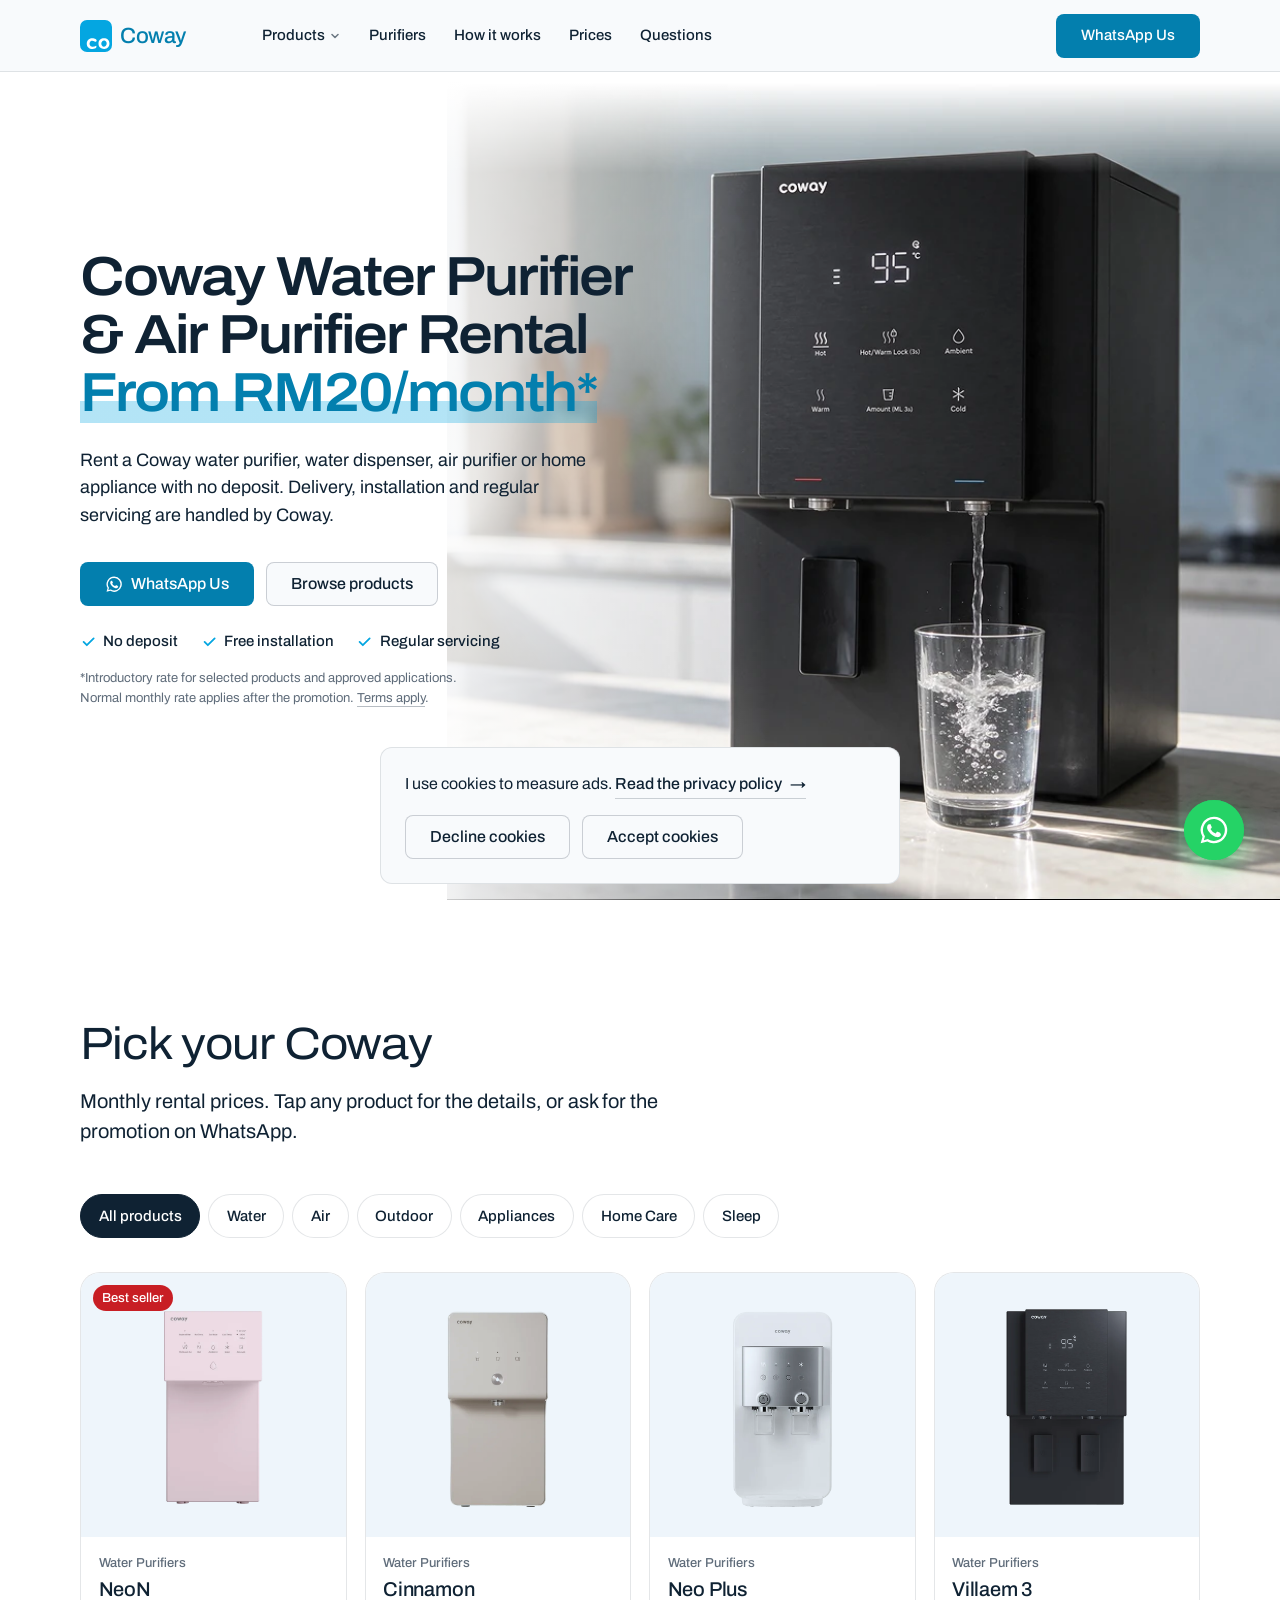
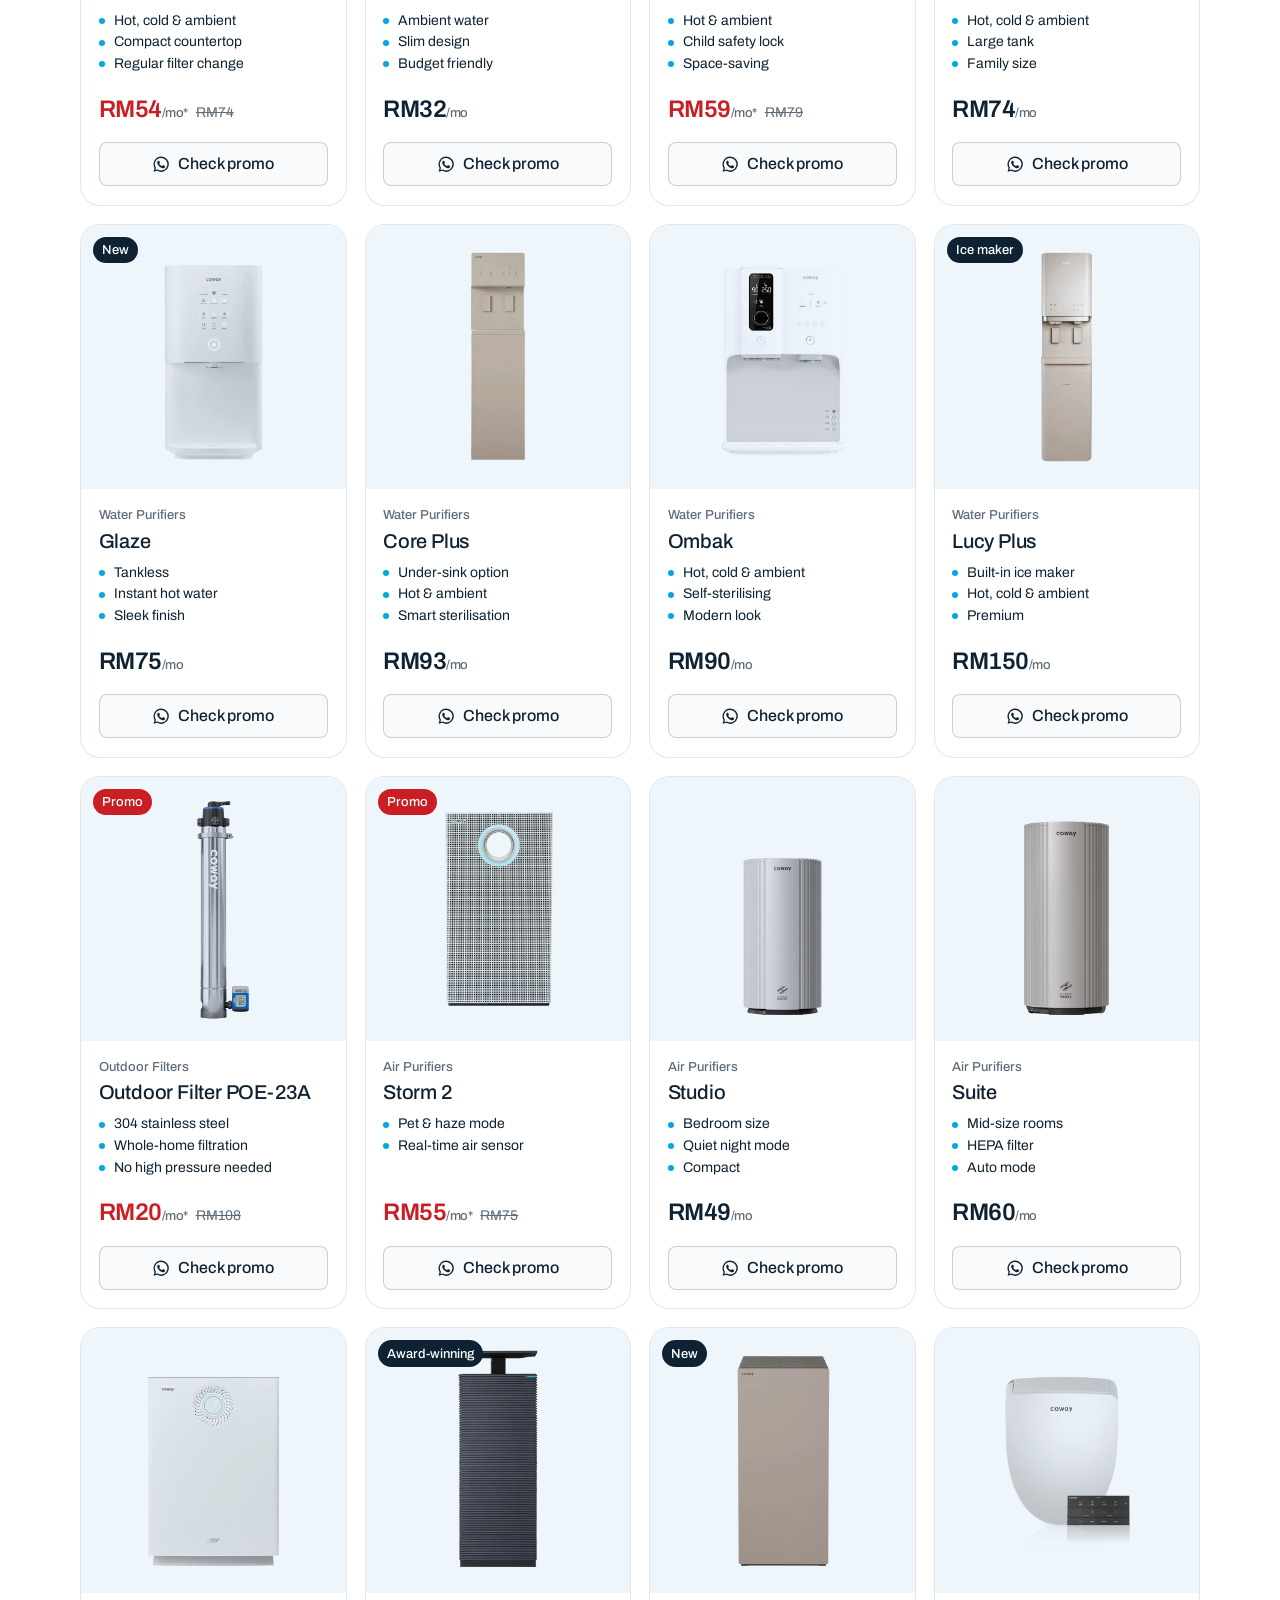
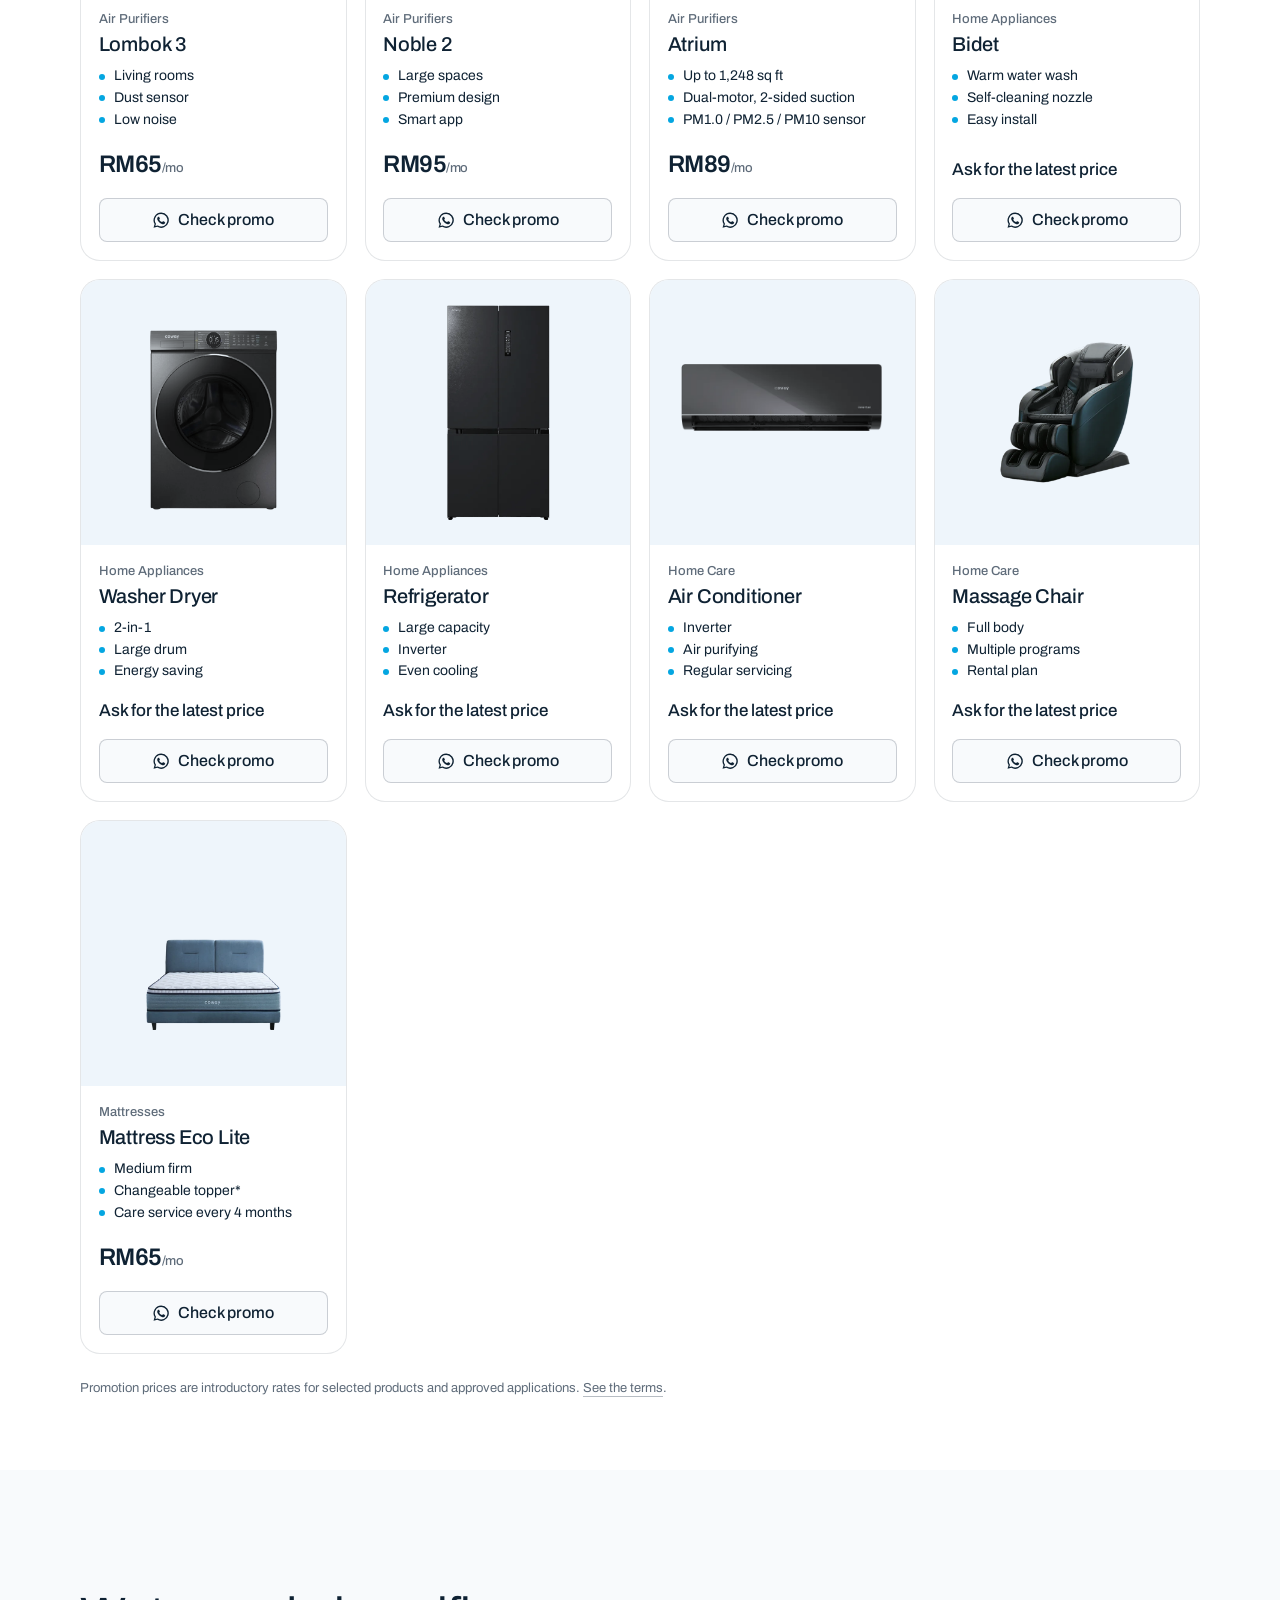
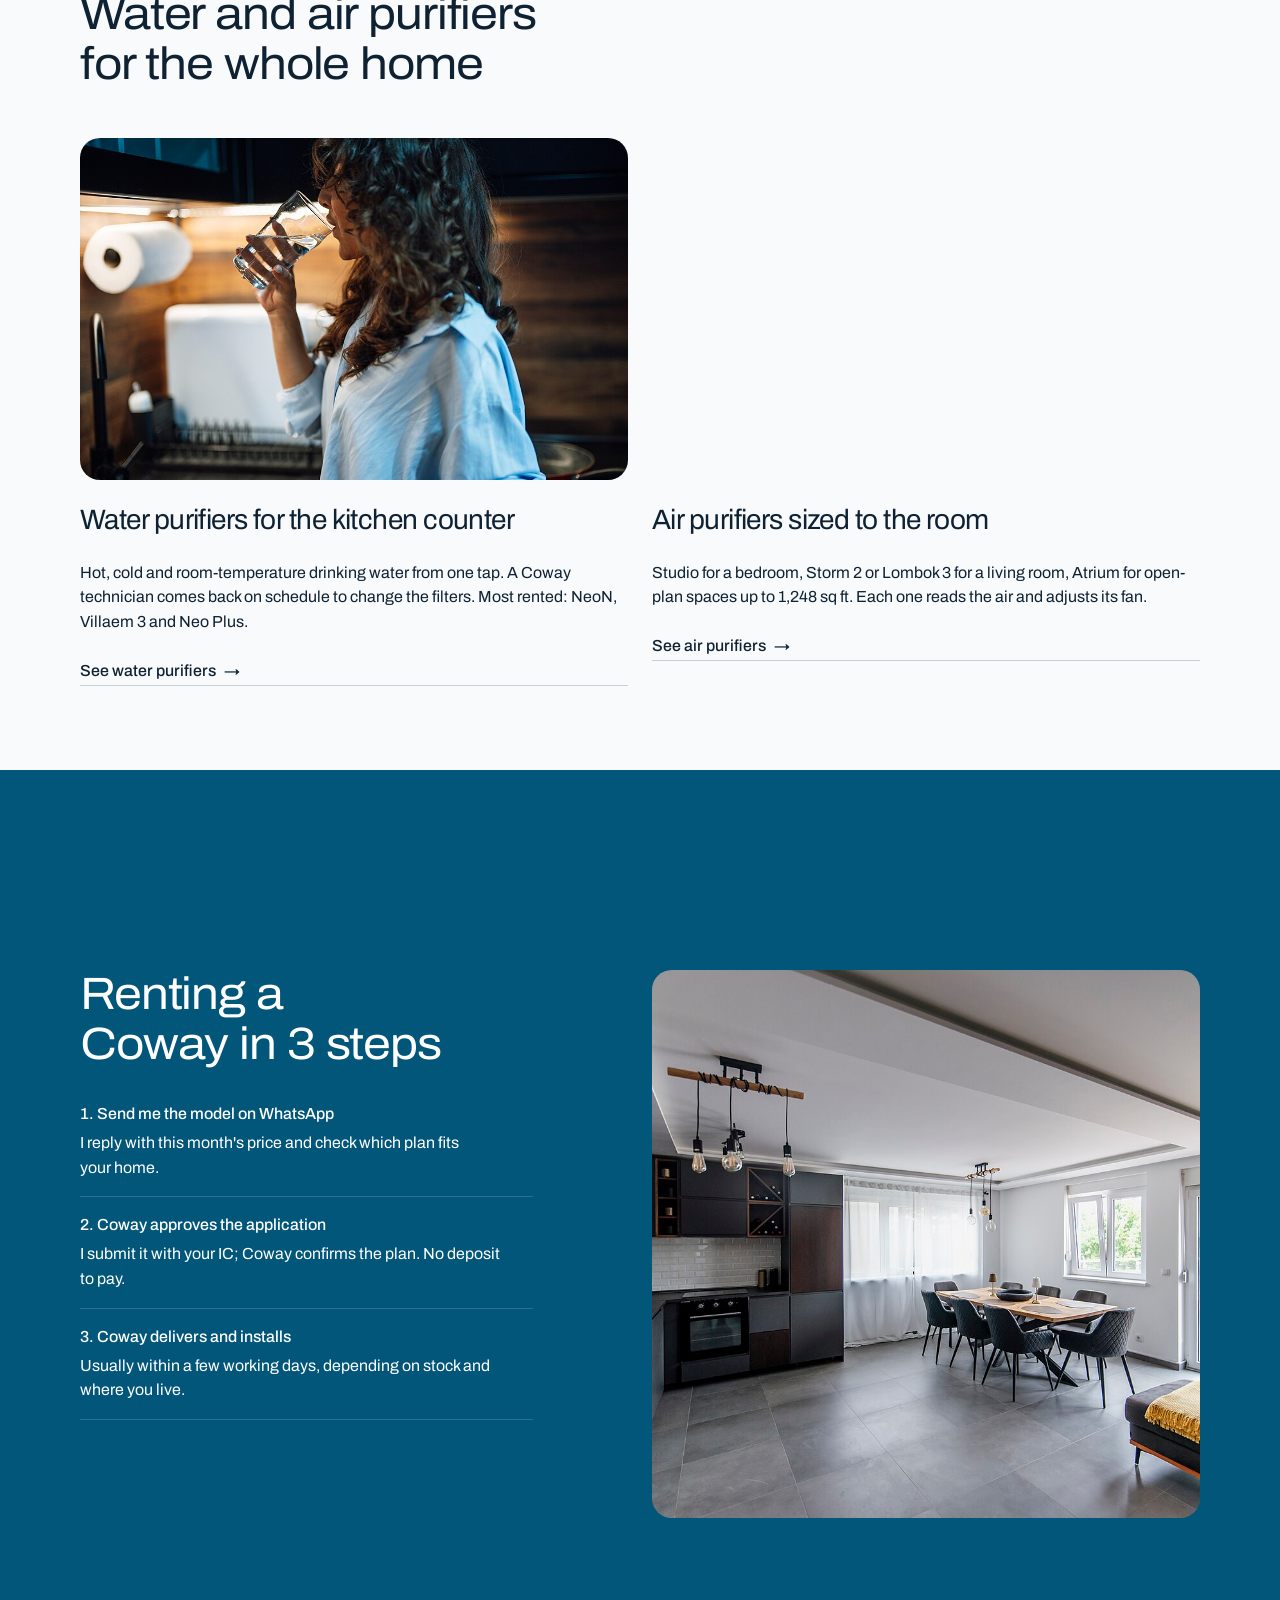
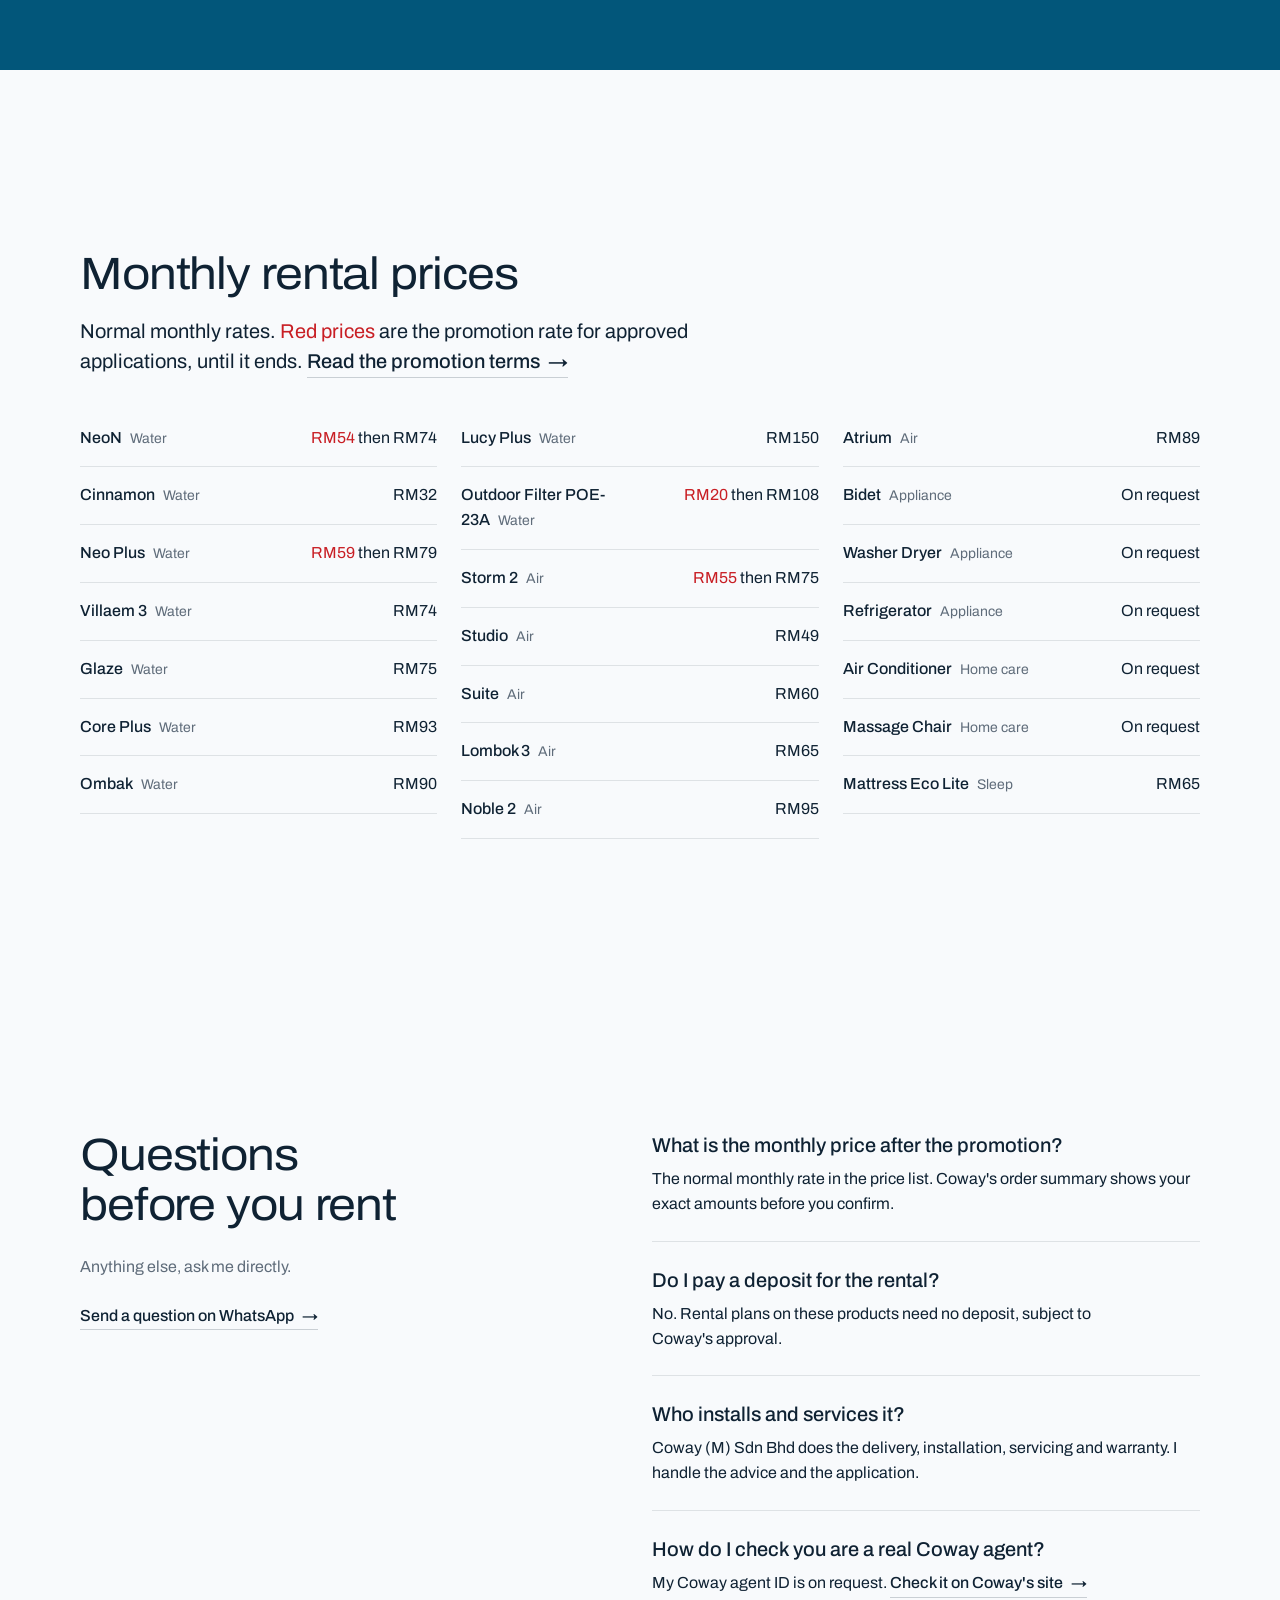
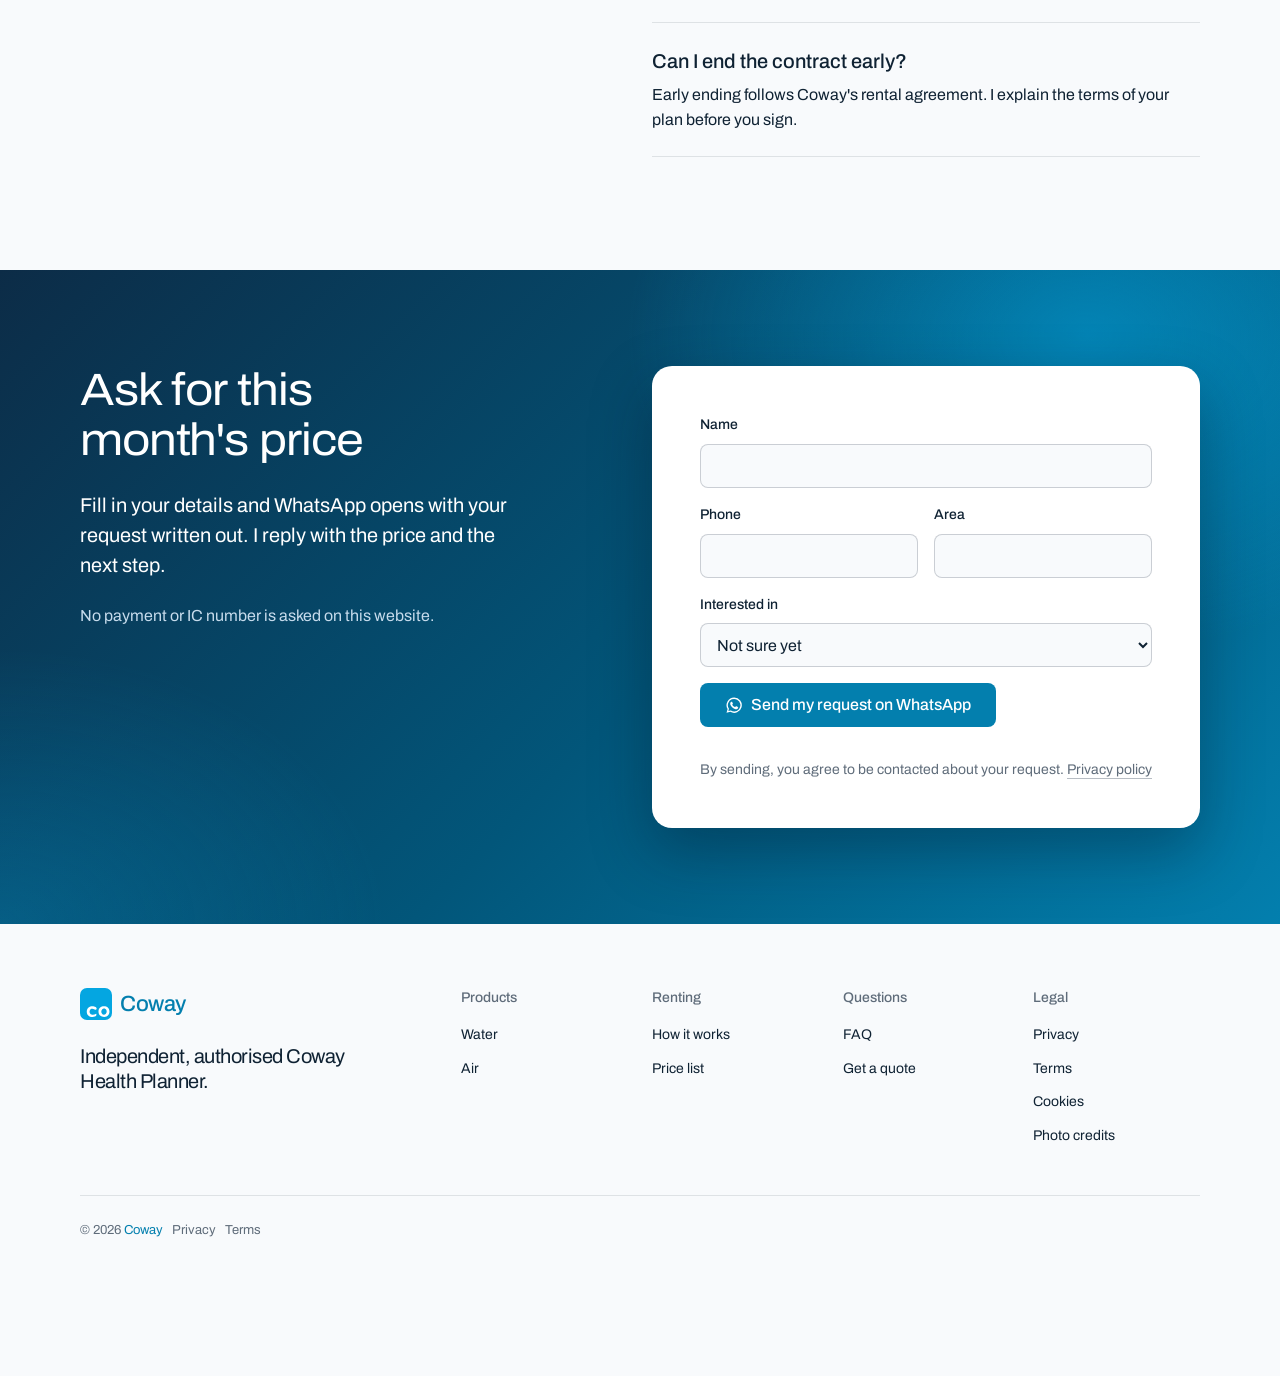
<file: index.html>
<!doctype html>
<html lang="en" data-type="product" data-radius="soft" data-buttons="solid" data-motion>
<head>
<meta charset="utf-8">
<meta name="viewport" content="width=device-width, initial-scale=1, viewport-fit=cover">
<title>Coway Water Purifier, Water Dispenser &amp; Air Purifier Rental Malaysia | From RM20/month</title>
<meta name="description" content="Rent a Coway water purifier, water dispenser or air purifier in Malaysia from RM20 a month, with no deposit. Coway delivers, installs and services it.">
<meta property="og:type" content="website">
<meta property="og:title" content="Coway water purifier, water dispenser and air purifier rental, from RM20 a month">
<meta property="og:description" content="No deposit. Coway delivers, installs and services the unit. Ask for a quote on WhatsApp.">
<meta property="og:image" content="share.jpg">
<meta name="twitter:card" content="summary_large_image">
<link rel="icon" href="assets/img/favicon.svg?v=20" type="image/svg+xml">
<meta name="theme-color" content="#f8fafc">
<!-- <link rel="canonical" href="https://[the client's domain]/"> -->
<meta name="site-kind" content="other">
<meta name="page-type" content="product">
<link rel="preconnect" href="https://fonts.googleapis.com">
<link rel="preconnect" href="https://fonts.gstatic.com" crossorigin>
<link href="https://fonts.googleapis.com/css2?family=Archivo:wdth,wght@62..125,400..600&display=swap" rel="stylesheet">
<link rel="stylesheet" href="assets/system.css?v=20">
<link rel="stylesheet" href="assets/ui/cards.css?v=20">
<link rel="stylesheet" href="assets/motion/motion.css?v=20">
<link rel="stylesheet" href="assets/backgrounds/backgrounds.css?v=20">
<link rel="stylesheet" href="assets/layout/layout.css?v=20">
<link rel="stylesheet" href="assets/icons/icon.css?v=20">
<style>
:root {
  --p-bg: #f8fafc; --p-surface: #eef5fb; --p-ink: #0f2233; --p-muted: #5f6c7a;
  --p-accent: #037fae; --p-accent-ink: #ffffff; --p-action: #037fae; --p-action-ink: #ffffff;
  --p-inv-bg: #0f2233; --p-inv-surface: #1d2f3f; --p-inv-ink: #f8fafc; --p-inv-muted: #97a1aa;
  --p-inv-accent: #f8fafc; --p-inv-accent-ink: #0f2233; --p-inv-action: #f8fafc; --p-inv-action-ink: #0f2233;
  --font-display: "Archivo", system-ui, sans-serif;
  --font-text: "Archivo", system-ui, sans-serif;
  --display-weight: 400;
  --display-tracking: -0.025em;
  --display-tracking-xl: -0.035em;
  --display-stretch: 110%;
  --ly-scale: 0.9;
}
</style>
<link rel="stylesheet" href="css/legacy.css?v=20">
<script>document.documentElement.classList.add('m-enter');setTimeout(()=>document.documentElement.classList.add('m-enter-done'),700)</script>
<script src="assets/backgrounds/backgrounds.js?v=20"></script>
<script>document.documentElement.classList.add('mo-js');setTimeout(()=>document.documentElement.classList.add('mo-safe'),2500)</script>
<link rel="modulepreload" href="assets/moments/moments.js">
<link rel="modulepreload" href="assets/moments/lib.js">
<link rel="modulepreload" href="assets/moments/picture-develops/moment.js">
<!-- page CSS -->
<style>
  .nav__logo img { width: 32px; height: 32px; border-radius: 7px; }
  /* the catalogue grows with the category picked (21 products at most), so it takes its own height */
  #products, #purifiers { height: auto; min-height: 100svh; }
  #products { background: #fff; }
  .hero.oh { display: flex; align-items: center; }
  .hero.oh > .wrap { width: min(100% - 2 * var(--gut), 1280px); }
  .menu-card .panel { --p-h: 200px; }
  .menu-card .panel img { object-fit: contain; padding: 16px; mix-blend-mode: multiply; }
  /* water and air: one section, two halves side by side */
  .pur__media { margin: 0; border-radius: var(--r-lg); overflow: hidden; aspect-ratio: 16 / 10; }
  .pur__media > img { display: block; width: 100%; height: 100%; object-fit: cover; }
  .pur__col { display: grid; gap: var(--s-5); align-content: start; }
  .pur__col h3 { font: var(--display-weight) var(--t-h3)/1.15 var(--font-display); letter-spacing: -0.02em; margin: 0; }
  @media (max-width: 1023px) { .pur__col + .pur__col { margin-top: var(--s-8); } }
  /* price list: three equal columns */
  .rows__kind { font-weight: 400; color: var(--muted); font-size: var(--t-small); margin-left: var(--s-2); }
  @media (min-width: 640px) and (max-width: 1023px) { #prices .grid > .rows { grid-column: span 4; } #prices .rows__kind { display: none; } }
  #steps .frame { aspect-ratio: 1 / 1; }
  @media (max-width: 1023px) { #steps .frame { aspect-ratio: 4 / 3; margin-top: var(--s-7); } }
  .t-promo { color: #c81e24; }
  #steps { --p-accent: #02567a; }   /* the logo blue one step deeper, so white text on the band reads at 8:1 */
  /* the quote form */
  #quote { position: relative; overflow: hidden; color: #fff;
    background:
      radial-gradient(60% 80% at 85% 10%, rgba(4,166,225,.55), transparent 60%),
      radial-gradient(50% 70% at 0% 100%, rgba(4,166,225,.25), transparent 60%),
      linear-gradient(135deg, #0c2c47 0%, #02567a 55%, #037fae 100%); }
  #quote { height: auto; min-height: 0; padding-block: var(--s-9); }
  #quote h2, #quote .t-lead { color: #fff; }
  #quote .quote-form .muted, #quote .quote-form a { color: var(--muted); }
  #quote .muted { color: #c6dbec; }
  .quote-form { background: #fff; color: var(--ink); border-radius: var(--r-lg); padding: clamp(24px, 4vw, 48px); box-shadow: 0 24px 60px rgba(4,20,36,.35); }
  .field select { appearance: auto; }
  /* the footer: links only, as tall as they are */
  footer.closing { height: auto; min-height: 0; padding-top: var(--s-8); }
  /* floating WhatsApp button: official green, a gentle pulse and two waves rippling out */
  .wa-float { position: fixed; z-index: 30; right: 36px; bottom: calc(40px + var(--bar, 0px)); width: 60px; height: 60px; border-radius: 50%; background: #25D366; color: #fff; display: grid; place-items: center; box-shadow: 0 8px 24px rgba(37,211,102,.45), 0 2px 6px rgba(0,0,0,.15); text-decoration: none; transition: transform .2s ease, box-shadow .2s ease; animation: wa-pulse 2.4s ease-in-out infinite; }
  .wa-float:hover { transform: scale(1.06); box-shadow: 0 12px 30px rgba(37,211,102,.55), 0 2px 6px rgba(0,0,0,.15); animation-play-state: paused; }
  .wa-float:active { transform: scale(.96); }
  .wa-float:focus-visible { outline: 3px solid #128C7E; outline-offset: 4px; }
  .wa-float__icon { position: relative; z-index: 1; width: 32px; height: 32px; }
  .wa-float__wave { position: absolute; inset: 0; border-radius: 50%; background: #25D366; opacity: .55; animation: wa-wave 2.4s cubic-bezier(.2,.6,.35,1) infinite; z-index: 0; }
  .wa-float__wave--2 { animation-delay: 1.2s; }
  .wa-float__label { position: absolute; right: calc(100% + 12px); top: 50%; transform: translate(6px, -50%); white-space: nowrap; background: #fff; color: #0f2233; font: 500 14px/1 var(--font-text); padding: 10px 14px; border-radius: 999px; box-shadow: 0 6px 20px rgba(15,34,51,.15); opacity: 0; pointer-events: none; transition: opacity .2s ease, transform .2s ease; }
  .wa-float:hover .wa-float__label, .wa-float:focus-visible .wa-float__label { opacity: 1; transform: translate(0, -50%); }
  @keyframes wa-pulse { 0%, 100% { transform: scale(1); } 50% { transform: scale(1.07); } }
  @keyframes wa-wave { 0% { transform: scale(1); opacity: .55; } 100% { transform: scale(1.9); opacity: 0; } }
  @media (max-width: 639px) { .wa-float { width: 54px; height: 54px; right: 24px; bottom: calc(28px + var(--bar, 0px)); } .wa-float__icon { width: 28px; height: 28px; } .wa-float__label { display: none; } }
  /* keep it clear of the cookie notice on a phone */
  @media (max-width: 639px) { body:has(#consent:not([hidden])) .wa-float { display: none; } }
  @media (prefers-reduced-motion: reduce) { .wa-float, .wa-float__wave { animation: none; } .wa-float__wave { display: none; } }
  .consent { position: fixed; z-index: 20; left: 16px; right: 16px; bottom: calc(16px + var(--bar, 0px)); max-width: 520px; margin-inline: auto; background: var(--bg); border: 1px solid var(--line); border-radius: var(--r-md); padding: var(--s-5); display: grid; gap: var(--s-4); }
  .consent[hidden] { display: none; }
  .consent p { margin: 0; }
</style>
<script src="js/config.js?v=20"></script>
<script src="js/tracking.js?v=20"></script>
</head>
<body>
<!-- type: product (site-kind other): Coway rental through an independent Health Planner.
     The hero and the catalogue are the previous design's (css/legacy.css), kept by the client's request.
     "Coway" in blue in the logo, the footer and the closing word is a placeholder for the brand name. -->

<svg width="0" height="0" style="position:absolute" aria-hidden="true">
  <symbol id="i-wa" viewBox="0 0 24 24"><path fill="currentColor" d="M12 2a10 10 0 0 0-8.6 15.1L2 22l5-1.3A10 10 0 1 0 12 2zm0 18.2c-1.5 0-3-.4-4.3-1.2l-.3-.2-3 .8.8-2.9-.2-.3A8.2 8.2 0 1 1 12 20.2zm4.5-6.1c-.2-.1-1.5-.7-1.7-.8-.2-.1-.4-.1-.6.1l-.8 1c-.1.2-.3.2-.5.1a6.7 6.7 0 0 1-3.3-2.9c-.3-.4.2-.4.7-1.4.1-.2 0-.3 0-.4l-.8-1.8c-.2-.5-.4-.4-.6-.4h-.5a1 1 0 0 0-.7.3 3 3 0 0 0-.9 2.2c0 1.3.9 2.5 1 2.7.2.2 1.8 2.8 4.4 3.9 1.6.7 2.3.8 3.1.6.5-.1 1.5-.6 1.7-1.2.2-.6.2-1.1.2-1.2-.1-.1-.3-.2-.5-.3z"/></symbol>
  <symbol id="i-check" viewBox="0 0 24 24"><path fill="none" stroke="currentColor" stroke-width="2.5" stroke-linecap="round" stroke-linejoin="round" d="M5 12.5l4.5 4.5L19 7.5"/></symbol>
</svg>

<header class="nav">
  <div class="wrap nav__bar">
    <a class="skip-link" href="#top">Skip to content</a>
    <a class="nav__logo" href="#top"><img src="assets/img/logo.svg" alt="" width="32" height="32"><span class="brand-word">Coway</span></a>
    <nav class="nav__links" aria-label="Main">
      <div class="nav__item">
        <a class="nav__link" href="#products">Products <svg class="chev" viewBox="0 0 12 12" aria-hidden="true"><path d="M3 4.5l3 3 3-3" fill="none" stroke="currentColor" stroke-width="1.5" stroke-linecap="round" stroke-linejoin="round"/></svg></a>
        <div class="nav__menu">
          <div class="wrap grid">
            <a class="menu-card span-4" href="#products" data-filter-link="water">
              <div class="panel"><img class="frame__img" src="assets/img/products/villaem-3.webp" alt="Coway Villaem 3 water purifier"></div>
              <span class="t-card">Water purifiers</span>
              <span class="t-small muted">Hot, cold and room-temperature water</span>
            </a>
            <a class="menu-card span-4" href="#products" data-filter-link="air">
              <div class="panel"><img class="frame__img" src="assets/img/products/atrium.webp" alt="Coway Atrium air purifier"></div>
              <span class="t-card">Air purifiers</span>
              <span class="t-small muted">From bedrooms to open-plan living rooms</span>
            </a>
            <a class="menu-card span-4" href="#products" data-filter-link="appl">
              <div class="panel"><img class="frame__img" src="assets/img/products/washer-dryer.webp" alt="Coway washer dryer"></div>
              <span class="t-card">New home appliances</span>
              <span class="t-small muted">Washer dryer, refrigerator, air conditioner</span>
            </a>
          </div>
        </div>
      </div>
      <div class="nav__item"><a class="nav__link" href="#purifiers">Purifiers</a></div>
      <div class="nav__item"><a class="nav__link" href="#steps">How it works</a></div>
      <div class="nav__item"><a class="nav__link" href="#prices">Prices</a></div>
      <div class="nav__item"><a class="nav__link" href="#faq">Questions</a></div>
    </nav>
    <div class="nav__actions">
      <a class="btn btn--primary" data-wa="Hi, I'd like to check the current Coway promotion." data-track="nav">WhatsApp Us</a>
    </div>
    <button class="nav__toggle" type="button" aria-expanded="false" aria-label="Menu">
      <svg width="18" height="18" viewBox="0 0 18 18" aria-hidden="true"><path d="M2 5h14M2 13h14" stroke="currentColor" stroke-width="1.6" stroke-linecap="round"/></svg>
    </button>
  </div>
</header>

<main id="top">
  <!-- HERO: the previous design -->
  <section class="hero oh" aria-labelledby="hero-h">
    <picture class="oh__bg">
      <source media="(max-width: 767px)" srcset="assets/img/hero-bg-mobile.webp" width="807" height="872">
      <img src="assets/img/hero-bg.webp" width="1457" height="807" alt="Coway Neo Plus water purifier filling a glass of water on a kitchen counter" fetchpriority="high">
    </picture>
    <div class="wrap">
      <div class="oh__grid">
        <div class="oh__copy">
          <h1 id="hero-h">Coway Water Purifier <br>&amp; Air Purifier Rental <br><span class="hl">From <span class="nowrap"><span data-cfg="promo.headlinePrice">RM20</span>/month*</span></span></h1>
          <p class="oh__lead">Rent a Coway water purifier, water dispenser, air purifier or home appliance with no deposit. Delivery, installation and regular servicing are handled by Coway.</p>
          <div class="btn-row">
            <a class="btn btn--primary" data-wa="Hi, I'd like to check the current Coway promotion." data-track="hero"><svg class="ico" aria-hidden="true"><use href="#i-wa"/></svg>WhatsApp Us</a>
            <a class="btn btn--secondary" href="#products">Browse products</a>
          </div>
          <ul class="oh__chips">
            <li><svg class="ico" aria-hidden="true"><use href="#i-check"/></svg>No deposit</li>
            <li><svg class="ico" aria-hidden="true"><use href="#i-check"/></svg>Free installation</li>
            <li><svg class="ico" aria-hidden="true"><use href="#i-check"/></svg>Regular servicing</li>
          </ul>
          <p class="oh__fine">*Introductory rate for selected products and approved applications. Normal monthly rate applies after the promotion. <a href="terms.html">Terms apply</a>.</p>
        </div>
      </div>
    </div>
  </section>

  <!-- CATALOGUE: the previous design -->
  <section class="section" id="products" style="--h: 2; --hm: 2" aria-labelledby="products-h">
    <div class="wrap">
      <div class="section-head">
        <h2 id="products-h">Pick your Coway</h2>
        <p>Monthly rental prices. Tap any product for the details, or ask for the promotion on WhatsApp.</p>
      </div>
      <div class="oc-tabs" role="tablist" id="tabs" aria-label="Product categories"></div>
      <div class="oc-grid" id="product-grid"></div>
      <p class="oc-fine">Promotion prices are introductory rates for selected products and approved applications. <a href="terms.html">See the terms</a>.</p>
    </div>
  </section>

  <!-- WATER AND AIR: one section -->
  <section class="section" id="purifiers" aria-labelledby="purifiers-h">
    <div class="wrap">
      <div class="section-head">
        <h2 id="purifiers-h">Water and air purifiers for the whole home</h2>
      </div>
      <div class="grid grid--top">
        <div class="pur__col span-6" id="water">
          <figure class="pur__media" data-moment="picture-develops"><img src="assets/img/photos/photo-f193561874.jpg" srcset="assets/img/photos/photo-f193561874-500.jpg 500w, assets/img/photos/photo-f193561874-960.jpg 960w, assets/img/photos/photo-f193561874.jpg 1280w" sizes="(max-width: 1023px) 100vw, 50vw" width="1280" height="853" alt="A woman drinking a glass of water in her kitchen" loading="lazy" decoding="async" data-source="stand-in" data-subject="drinking water at home"></figure>
          <h3>Water purifiers for the kitchen counter</h3>
          <p>Hot, cold and room-temperature drinking water from one tap. A Coway technician comes back on schedule to change the filters. Most rented: NeoN, Villaem 3 and Neo Plus.</p>
          <a class="link" href="#products" data-filter-link="water">See water purifiers</a>
        </div>
        <div class="pur__col span-6" id="air">
          <figure class="pur__media"><img src="assets/img/photos/photo-f187101720-960.jpg" srcset="assets/img/photos/photo-f187101720-500.jpg 500w, assets/img/photos/photo-f187101720-960.jpg 960w" sizes="(max-width: 1023px) 100vw, 50vw" width="960" height="640" alt="A living room with a sofa, a TV wall and a balcony door" loading="lazy" decoding="async" data-source="stand-in" data-subject="living room"></figure>
          <h3>Air purifiers sized to the room</h3>
          <p>Studio for a bedroom, Storm 2 or Lombok 3 for a living room, Atrium for open-plan spaces up to 1,248 sq ft. Each one reads the air and adjusts its fan.</p>
          <a class="link" href="#products" data-filter-link="air">See air purifiers</a>
        </div>
      </div>
    </div>
  </section>

  <section class="section ground-brand" id="steps" aria-labelledby="steps-h">
    <div class="wrap">
      <div class="grid">
        <div class="span-5 stack-6">
          <h2 id="steps-h">Renting a Coway in 3 steps</h2>
          <ol class="rows">
            <li><span class="rows__name">1. Send me the model on WhatsApp</span><p>I reply with this month's price and check which plan fits your home.</p></li>
            <li><span class="rows__name">2. Coway approves the application</span><p>I submit it with your IC; Coway confirms the plan. No deposit to pay.</p></li>
            <li><span class="rows__name">3. Coway delivers and installs</span><p>Usually within a few working days, depending on stock and where you live.</p></li>
          </ol>
        </div>
        <div class="frame frame--photo span-6 start-7"><img class="frame__img" src="assets/img/photos/photo-f186239762.jpg" srcset="assets/img/photos/photo-f186239762-500.jpg 500w, assets/img/photos/photo-f186239762-960.jpg 960w, assets/img/photos/photo-f186239762.jpg 1280w" sizes="(max-width: 1023px) 100vw, 1000px" width="1280" height="853" alt="An open kitchen and dining area with large windows" loading="lazy" decoding="async" data-source="stand-in" data-subject="kitchen and dining room"></div>
      </div>
    </div>
  </section>

  <section class="section" id="prices" style="--hm: 2" aria-labelledby="prices-h">
    <div class="wrap">
      <div class="section-head">
        <h2 id="prices-h">Monthly rental prices</h2>
        <p>Normal monthly rates. <span class="t-promo">Red prices</span> are the promotion rate for approved applications, until it ends. <a class="link" href="terms.html">Read the promotion terms</a></p>
      </div>
      <div class="grid grid--top" data-prices></div>
    </div>
  </section>

  <section class="section" id="faq" aria-labelledby="faq-h">
    <div class="wrap">
      <div class="grid grid--top">
        <div class="span-5 stack-5">
          <h2 id="faq-h">Questions before you rent</h2>
          <p class="muted">Anything else, ask me directly.</p>
          <a class="link" data-wa="Hi, I have a question about Coway rental." data-track="faq">Send a question on WhatsApp</a>
        </div>
        <div class="faq span-6 start-7">
          <div class="faq__item"><h3>What is the monthly price after the promotion?</h3><p>The normal monthly rate in the price list. Coway's order summary shows your exact amounts before you confirm.</p></div>
          <div class="faq__item"><h3>Do I pay a deposit for the rental?</h3><p>No. Rental plans on these products need no deposit, subject to Coway's approval.</p></div>
          <div class="faq__item"><h3>Who installs and services it?</h3><p>Coway (M) Sdn Bhd does the delivery, installation, servicing and warranty. I handle the advice and the application.</p></div>
          <div class="faq__item"><h3>How do I check you are a real Coway agent?</h3><p>My Coway agent ID is <span data-cfg="agentId">on request</span>. <a class="link" data-cfg-href="verifyUrl" href="https://vr.coway.com.my/" target="_blank" rel="noopener">Check it on Coway's site</a></p></div>
          <div class="faq__item"><h3>Can I end the contract early?</h3><p>Early ending follows Coway's rental agreement. I explain the terms of your plan before you sign.</p></div>
        </div>
      </div>
    </div>
  </section>

  <!-- FINAL CTA: the form opens WhatsApp with the details filled in -->
  <section class="section" id="quote" aria-labelledby="quote-h">
    <div class="wrap">
      <div class="grid grid--top">
        <div class="span-5 stack-5">
          <h2 id="quote-h">Ask for this month's price</h2>
          <p class="t-lead">Fill in your details and WhatsApp opens with your request written out. I reply with the price and the next step.</p>
          <p class="muted">No payment or IC number is asked on this website.</p>
        </div>
        <form class="form quote-form span-6 start-7" id="lead-form" novalidate>
          <div class="field field--full"><label for="f-name">Name</label>
            <input id="f-name" name="name" type="text" autocomplete="name" required aria-describedby="f-name-err">
            <p class="field__error" id="f-name-err" hidden>Write the name I should reply to.</p></div>
          <div class="field"><label for="f-phone">Phone</label>
            <input id="f-phone" name="phone" type="tel" autocomplete="tel" inputmode="tel" required aria-describedby="f-phone-err">
            <p class="field__error" id="f-phone-err" hidden>Write a phone number, like 012 345 6789.</p></div>
          <div class="field"><label for="f-area">Area</label>
            <input id="f-area" name="area" type="text" autocomplete="address-level2" aria-describedby="f-area-err">
            <p class="field__error" id="f-area-err" hidden>Write your town or area.</p></div>
          <div class="field field--full"><label for="lead-product">Interested in</label>
            <select id="lead-product" name="product"><option value="">Not sure yet</option></select></div>
          <div class="btn-row"><button class="btn btn--primary" type="submit"><svg class="ico" aria-hidden="true"><use href="#i-wa"/></svg>Send my request on WhatsApp</button></div>
          <p class="form__status" role="status" data-form-status></p>
          <p class="t-small muted">By sending, you agree to be contacted about your request. <a href="privacy.html">Privacy policy</a></p>
        </form>
      </div>
    </div>
  </section>
</main>

<footer class="footer closing" id="contact" aria-label="Footer">
  <div class="wrap">
    <div class="closing__links">
      <div class="grid">
        <div class="span-4 stack-4">
          <a class="nav__logo" href="#top"><img src="assets/img/logo.svg" alt="" width="32" height="32"><span class="brand-word">Coway</span></a>
          <p class="footer__lede">Independent, authorised Coway Health Planner.</p>
        </div>
        <div class="span-2 footer__col"><h3>Products</h3><ul><li><a href="#products" data-filter-link="water">Water</a></li><li><a href="#products" data-filter-link="air">Air</a></li></ul></div>
        <div class="span-2 footer__col"><h3>Renting</h3><ul><li><a href="#steps">How it works</a></li><li><a href="#prices">Price list</a></li></ul></div>
        <div class="span-2 footer__col"><h3>Questions</h3><ul><li><a href="#faq">FAQ</a></li><li><a href="#quote">Get a quote</a></li></ul></div>
        <div class="span-2 footer__col"><h3>Legal</h3><ul><li><a href="privacy.html">Privacy</a></li><li><a href="terms.html">Terms</a></li><li><a href="#consent" data-consent-open>Cookies</a></li><li><a href="credits.html">Photo credits</a></li></ul></div>
      </div>
      <div class="footer__legal">
        <span>&copy; <span id="year">2026</span> <span class="brand-word">Coway</span> &nbsp; <a href="privacy.html">Privacy</a> &nbsp; <a href="terms.html">Terms</a></span>
        <div class="socials"></div>
      </div>
    </div>
  </div>
<div class="consent" id="consent" role="region" aria-label="Cookies" hidden>
  <p>I use cookies to measure ads. <a class="link" href="privacy.html">Read the privacy policy</a></p>
  <div class="btn-row"><button class="btn btn--secondary" type="button" data-consent="deny">Decline cookies</button><button class="btn btn--secondary" type="button" data-consent="grant">Accept cookies</button></div>
</div>
</footer>

<nav class="actionbar" aria-label="Quick actions">
  <a class="btn btn--primary" data-wa="Hi, I'd like to check the current Coway promotion." data-track="actionbar">WhatsApp Us</a>
</nav>

<!-- floating WhatsApp button (official WhatsApp green) -->
<a class="wa-float" data-wa="Hi, I'd like to check the current Coway promotion." data-track="float" aria-label="Chat on WhatsApp">
  <span class="wa-float__wave" aria-hidden="true"></span>
  <span class="wa-float__wave wa-float__wave--2" aria-hidden="true"></span>
  <svg class="wa-float__icon" viewBox="0 0 24 24" aria-hidden="true"><use href="#i-wa"/></svg>
  <span class="wa-float__label">Chat on WhatsApp</span>
</a>

<dialog class="oc-modal" id="product-modal" aria-label="Product details">
  <button class="oc-modal__close" type="button" aria-label="Close" data-close>×</button>
  <div class="oc-modal__body" id="modal-body"></div>
</dialog>

<script src="js/products.js?v=20"></script>
<script src="js/main.js?v=20"></script>
<script type="module" src="assets/system.js?v=20"></script>
<script type="module" src="assets/motion/motion.js?v=20"></script>
<script type="module" src="assets/layout/layout.js?v=20"></script>
</body>
</html>
</file>
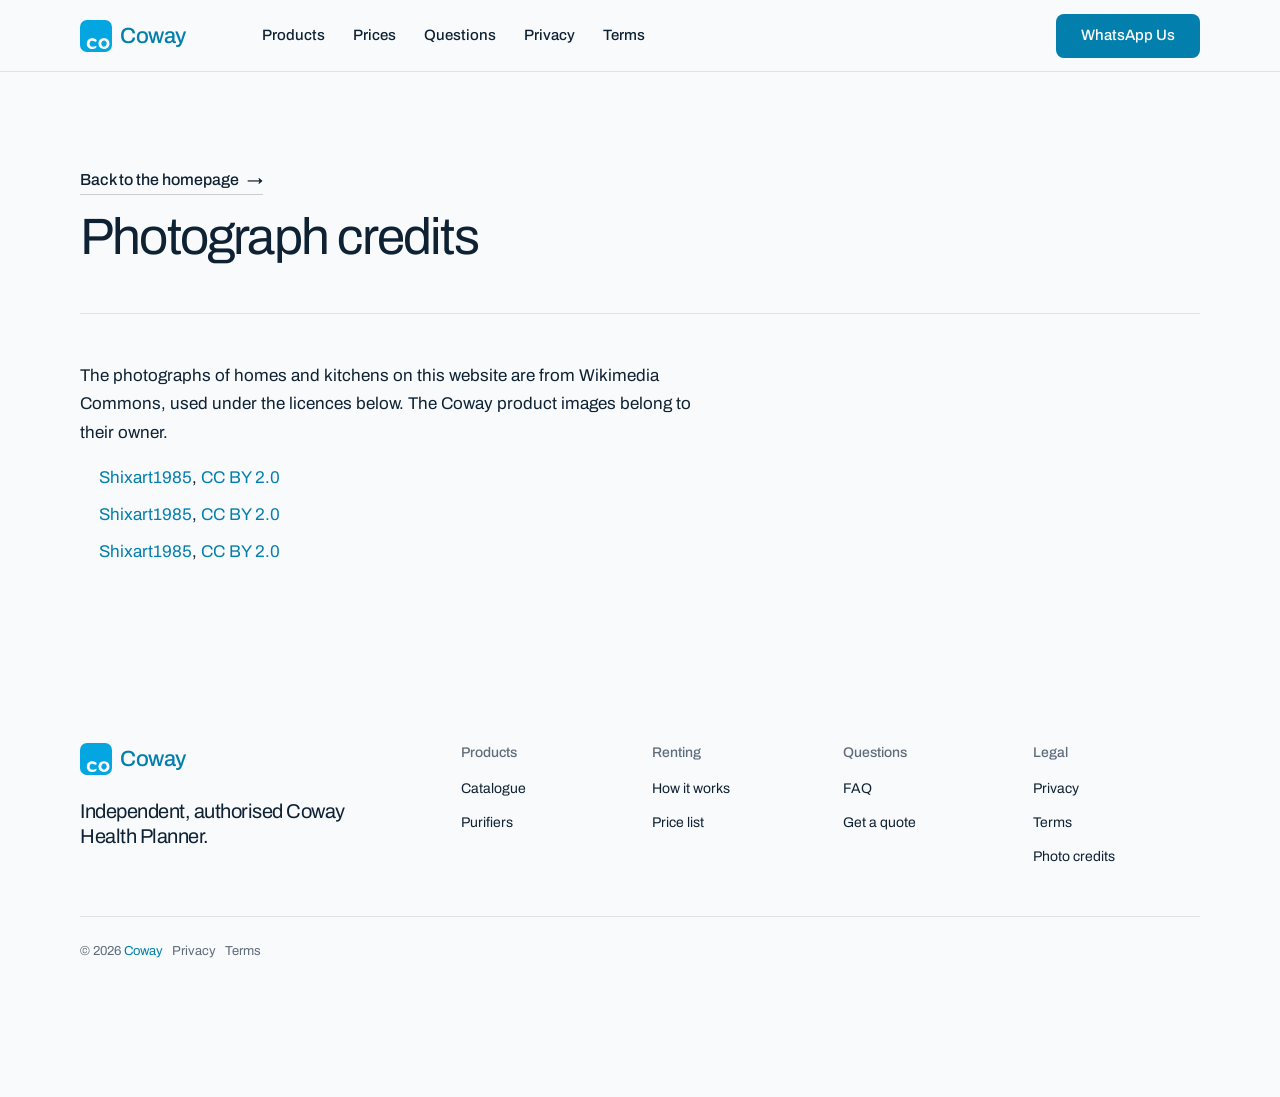
<file: credits.html>
<!doctype html>
<html lang="en" data-type="product" data-radius="soft" data-buttons="solid" data-motion>
<head>
<meta charset="utf-8">
<meta name="viewport" content="width=device-width, initial-scale=1, viewport-fit=cover">
<title>Photograph credits</title>
<meta name="description" content="The photographers, licences and source pages of the photographs on this website.">
<meta name="robots" content="noindex, follow">
<link rel="icon" href="assets/img/favicon.svg?v=20" type="image/svg+xml">
<meta name="theme-color" content="#f8fafc">
<link rel="preconnect" href="https://fonts.googleapis.com">
<link rel="preconnect" href="https://fonts.gstatic.com" crossorigin>
<link href="https://fonts.googleapis.com/css2?family=Archivo:wdth,wght@62..125,400..600&display=swap" rel="stylesheet">
<link rel="stylesheet" href="assets/system.css?v=20">
<link rel="stylesheet" href="assets/motion/motion.css?v=20">
<style>
:root {
  --p-bg: #f8fafc; --p-surface: #eef5fb; --p-ink: #0f2233; --p-muted: #5f6c7a;
  --p-accent: #037fae; --p-accent-ink: #ffffff; --p-action: #037fae; --p-action-ink: #ffffff;
  --p-inv-bg: #0f2233; --p-inv-surface: #1d2f3f; --p-inv-ink: #f8fafc; --p-inv-muted: #97a1aa;
  --p-inv-accent: #f8fafc; --p-inv-accent-ink: #0f2233; --p-inv-action: #f8fafc; --p-inv-action-ink: #0f2233;
  --font-display: "Archivo", system-ui, sans-serif;
  --font-text: "Archivo", system-ui, sans-serif;
  --display-weight: 400;
  --display-tracking: -0.025em;
  --display-tracking-xl: -0.035em;
  --display-stretch: 110%;
}
</style>
<link rel="stylesheet" href="css/legal.css?v=20">
<script src="js/config.js?v=20"></script>
<script src="js/tracking.js?v=20"></script>
</head>
<body>
<header class="nav">
  <div class="wrap nav__bar">
    <a class="skip-link" href="#doc">Skip to content</a>
    <a class="nav__logo" href="index.html"><img src="assets/img/logo.svg" alt="" width="32" height="32"><span class="brand-word">Coway</span></a>
    <nav class="nav__links" aria-label="Main">
      <div class="nav__item"><a class="nav__link" href="index.html#products">Products</a></div>
      <div class="nav__item"><a class="nav__link" href="index.html#prices">Prices</a></div>
      <div class="nav__item"><a class="nav__link" href="index.html#faq">Questions</a></div>
      <div class="nav__item"><a class="nav__link" href="privacy.html">Privacy</a></div>
      <div class="nav__item"><a class="nav__link" href="terms.html">Terms</a></div>
    </nav>
    <div class="nav__actions">
      <a class="btn btn--primary" data-wa="Hi, I'd like to check the current Coway promotion.">WhatsApp Us</a>
    </div>
    <button class="nav__toggle" type="button" aria-expanded="false" aria-label="Menu">
      <svg width="18" height="18" viewBox="0 0 18 18" aria-hidden="true"><path d="M2 5h14M2 13h14" stroke="currentColor" stroke-width="1.6" stroke-linecap="round"/></svg>
    </button>
  </div>
</header>

<main id="doc">
  <section class="section legal" aria-labelledby="doc-h">
    <div class="wrap">
      <div class="legal__head">
        <p><a class="link" href="index.html">Back to the homepage</a></p>
        <h1 id="doc-h">Photograph credits</h1>
        
      </div>
      <div class="legal__body">

<p>The photographs of homes and kitchens on this website are from Wikimedia Commons, used under the licences below. The Coway product images belong to their owner.</p>
<ul>
      <li><a href="https://commons.wikimedia.org/wiki/File:Woman_drinks_water_from_a_glass_in_a_modern_kitchen.jpg">Shixart1985</a>, <a href="https://creativecommons.org/licenses/by/2.0">CC BY 2.0</a></li>
      <li><a href="https://commons.wikimedia.org/wiki/File:Modern_living_room_with_stylish_furniture_and_a_view_of_the_outdoors_in_a_cozy_apartment_setting.jpg">Shixart1985</a>, <a href="https://creativecommons.org/licenses/by/2.0">CC BY 2.0</a></li>
      <li><a href="https://commons.wikimedia.org/wiki/File:Modern_kitchen_and_dining_area_with_stylish_furnishings_and_natural_light_in_a_contemporary_home_setting.jpg">Shixart1985</a>, <a href="https://creativecommons.org/licenses/by/2.0">CC BY 2.0</a></li>
    </ul>

      </div>
    </div>
  </section>
</main>

<footer class="footer closing" aria-label="Footer">
  <div class="wrap">
    <div class="closing__links">
      <div class="grid">
        <div class="span-4 stack-4">
          <a class="nav__logo" href="index.html"><img src="assets/img/logo.svg" alt="" width="32" height="32"><span class="brand-word">Coway</span></a>
          <p class="footer__lede">Independent, authorised Coway Health Planner.</p>
        </div>
        <div class="span-2 footer__col"><h3>Products</h3><ul><li><a href="index.html#products">Catalogue</a></li><li><a href="index.html#purifiers">Purifiers</a></li></ul></div>
        <div class="span-2 footer__col"><h3>Renting</h3><ul><li><a href="index.html#steps">How it works</a></li><li><a href="index.html#prices">Price list</a></li></ul></div>
        <div class="span-2 footer__col"><h3>Questions</h3><ul><li><a href="index.html#faq">FAQ</a></li><li><a href="index.html#quote">Get a quote</a></li></ul></div>
        <div class="span-2 footer__col"><h3>Legal</h3><ul><li><a href="privacy.html">Privacy</a></li><li><a href="terms.html">Terms</a></li><li><a href="credits.html">Photo credits</a></li></ul></div>
      </div>
      <div class="footer__legal">
        <span>&copy; <span id="year">2026</span> <span class="brand-word">Coway</span> &nbsp; <a href="privacy.html">Privacy</a> &nbsp; <a href="terms.html">Terms</a></span>
      </div>
    </div>
  </div>
</footer>

<script src="js/legal.js?v=20"></script>
<script type="module" src="assets/system.js?v=20"></script>
<script type="module" src="assets/motion/motion.js?v=20"></script>
</body>
</html>
</file>
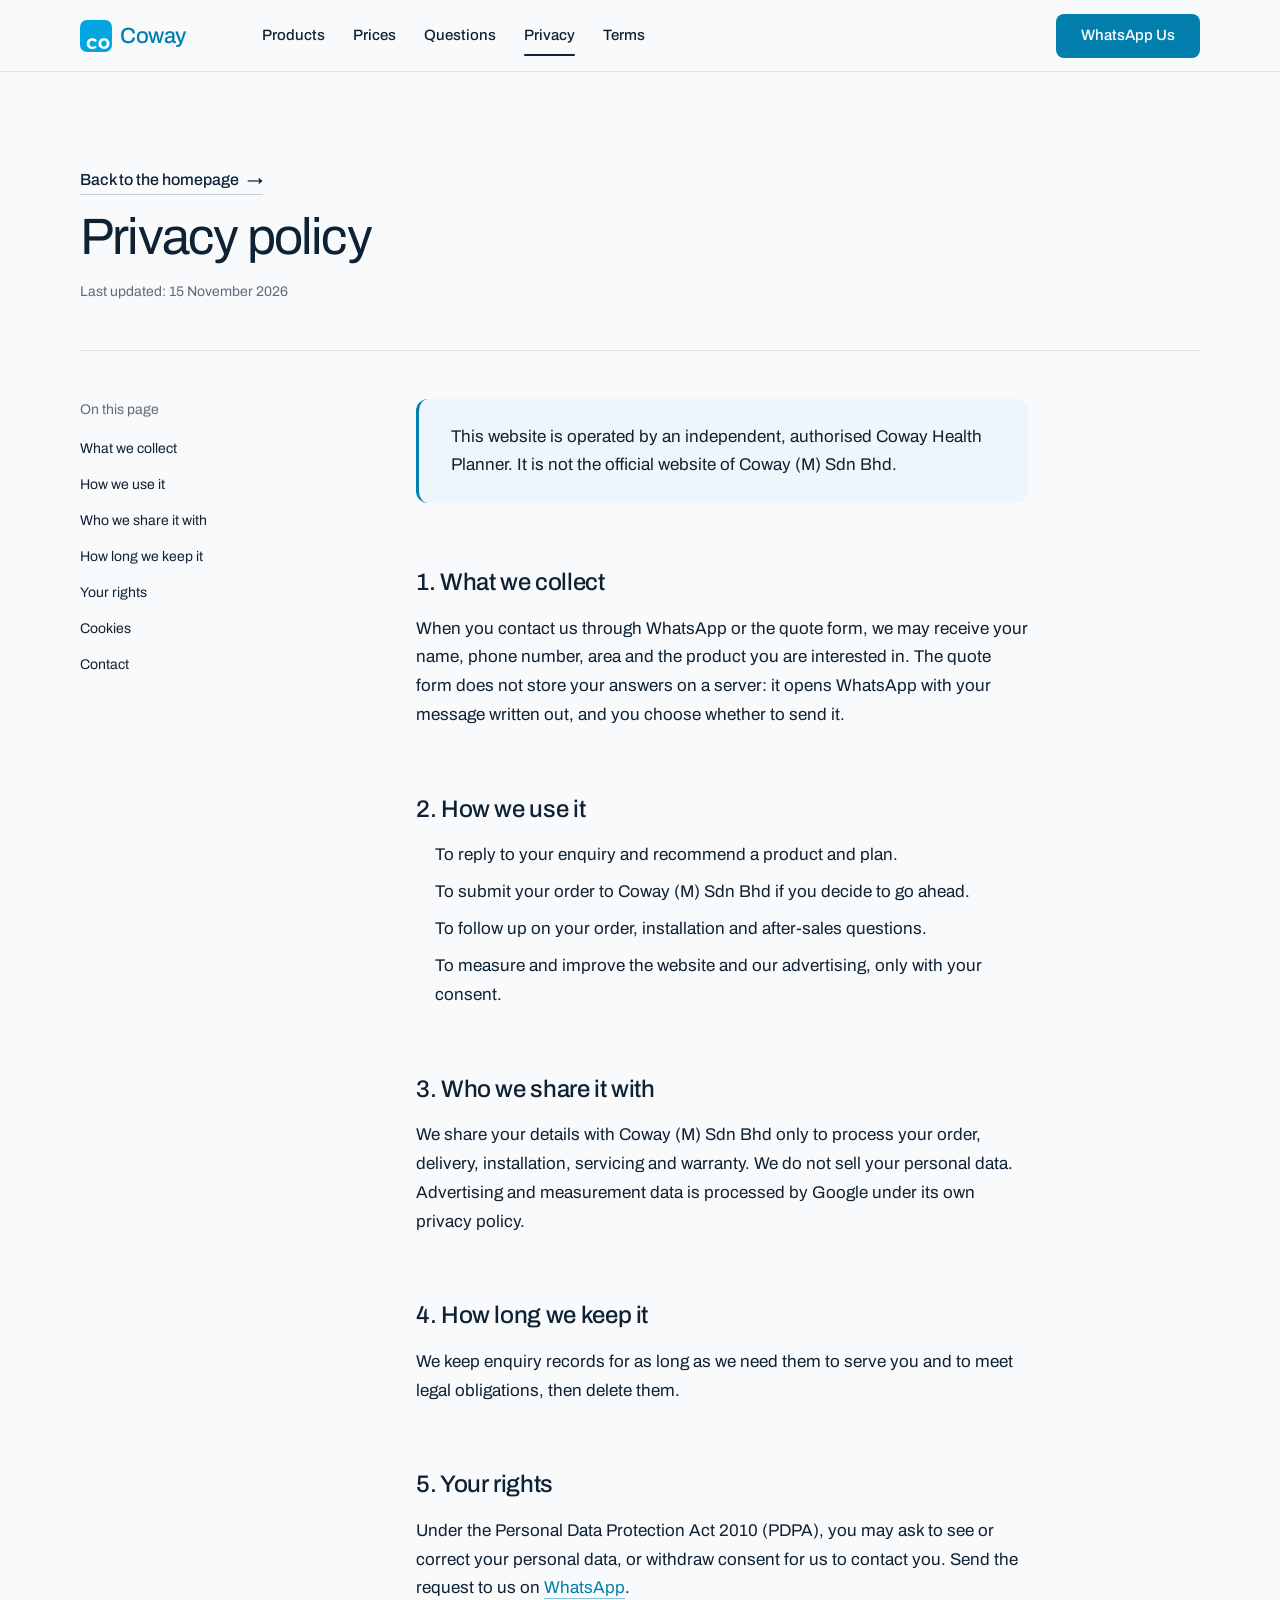
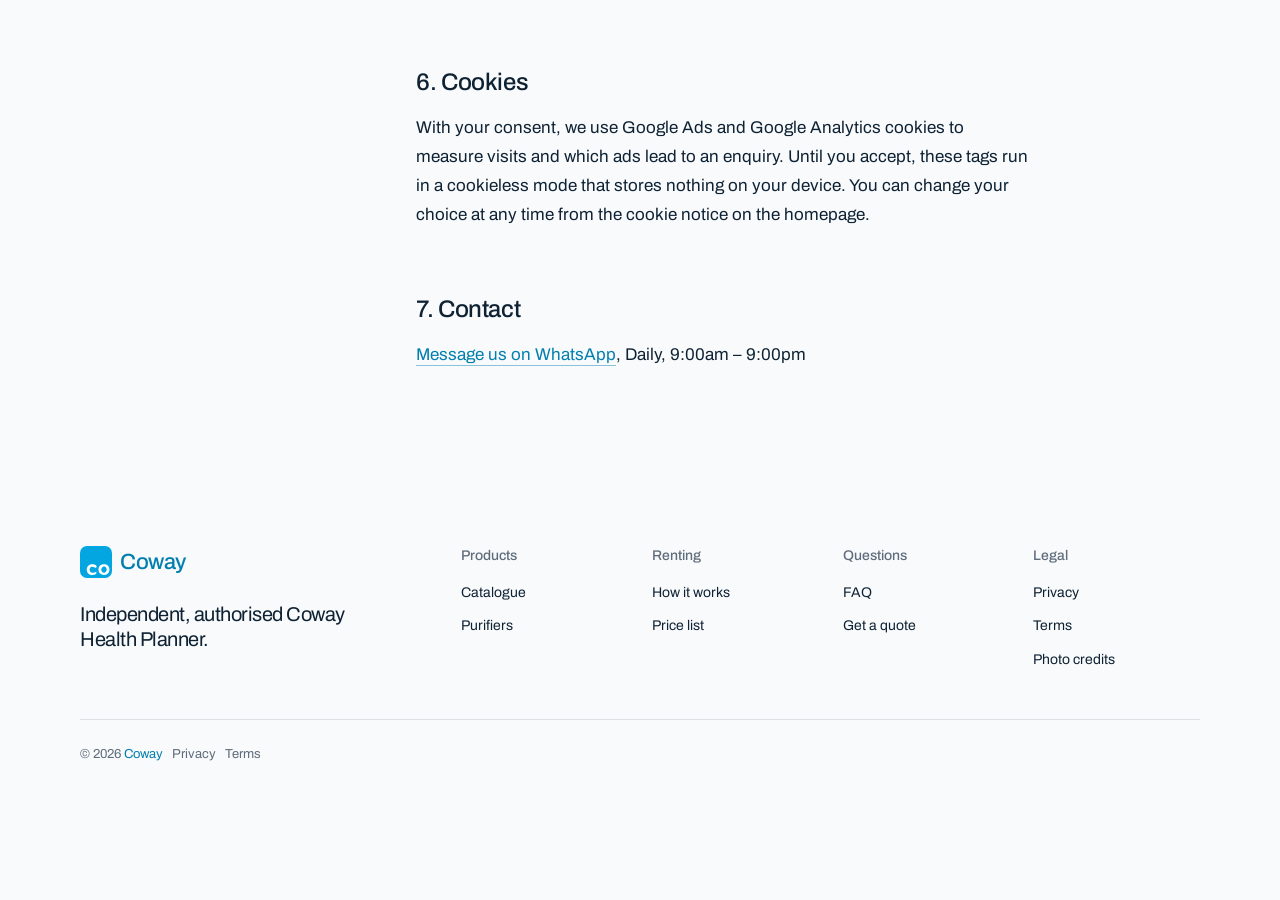
<file: privacy.html>
<!doctype html>
<html lang="en" data-type="product" data-radius="soft" data-buttons="solid" data-motion>
<head>
<meta charset="utf-8">
<meta name="viewport" content="width=device-width, initial-scale=1, viewport-fit=cover">
<title>Privacy policy: Coway rental enquiries</title>
<meta name="description" content="How we collect and use your personal data under Malaysia's Personal Data Protection Act 2010.">
<meta name="robots" content="index, follow">
<link rel="icon" href="assets/img/favicon.svg?v=20" type="image/svg+xml">
<meta name="theme-color" content="#f8fafc">
<link rel="preconnect" href="https://fonts.googleapis.com">
<link rel="preconnect" href="https://fonts.gstatic.com" crossorigin>
<link href="https://fonts.googleapis.com/css2?family=Archivo:wdth,wght@62..125,400..600&display=swap" rel="stylesheet">
<link rel="stylesheet" href="assets/system.css?v=20">
<link rel="stylesheet" href="assets/motion/motion.css?v=20">
<style>
:root {
  --p-bg: #f8fafc; --p-surface: #eef5fb; --p-ink: #0f2233; --p-muted: #5f6c7a;
  --p-accent: #037fae; --p-accent-ink: #ffffff; --p-action: #037fae; --p-action-ink: #ffffff;
  --p-inv-bg: #0f2233; --p-inv-surface: #1d2f3f; --p-inv-ink: #f8fafc; --p-inv-muted: #97a1aa;
  --p-inv-accent: #f8fafc; --p-inv-accent-ink: #0f2233; --p-inv-action: #f8fafc; --p-inv-action-ink: #0f2233;
  --font-display: "Archivo", system-ui, sans-serif;
  --font-text: "Archivo", system-ui, sans-serif;
  --display-weight: 400;
  --display-tracking: -0.025em;
  --display-tracking-xl: -0.035em;
  --display-stretch: 110%;
}
</style>
<link rel="stylesheet" href="css/legal.css?v=20">
<script src="js/config.js?v=20"></script>
<script src="js/tracking.js?v=20"></script>
</head>
<body>
<header class="nav">
  <div class="wrap nav__bar">
    <a class="skip-link" href="#doc">Skip to content</a>
    <a class="nav__logo" href="index.html"><img src="assets/img/logo.svg" alt="" width="32" height="32"><span class="brand-word">Coway</span></a>
    <nav class="nav__links" aria-label="Main">
      <div class="nav__item"><a class="nav__link" href="index.html#products">Products</a></div>
      <div class="nav__item"><a class="nav__link" href="index.html#prices">Prices</a></div>
      <div class="nav__item"><a class="nav__link" href="index.html#faq">Questions</a></div>
      <div class="nav__item"><a class="nav__link" href="privacy.html" aria-current="page">Privacy</a></div>
      <div class="nav__item"><a class="nav__link" href="terms.html">Terms</a></div>
    </nav>
    <div class="nav__actions">
      <a class="btn btn--primary" data-wa="Hi, I'd like to check the current Coway promotion.">WhatsApp Us</a>
    </div>
    <button class="nav__toggle" type="button" aria-expanded="false" aria-label="Menu">
      <svg width="18" height="18" viewBox="0 0 18 18" aria-hidden="true"><path d="M2 5h14M2 13h14" stroke="currentColor" stroke-width="1.6" stroke-linecap="round"/></svg>
    </button>
  </div>
</header>

<main id="doc">
  <section class="section legal" aria-labelledby="doc-h">
    <div class="wrap">
      <div class="legal__head">
        <p><a class="link" href="index.html">Back to the homepage</a></p>
        <h1 id="doc-h">Privacy policy</h1>
        <p class="legal__updated">Last updated: <span data-cfg="legalUpdated">15 November 2026</span></p>
      </div>
      <div class="legal__grid">
        <aside class="legal__toc"><nav aria-label="On this page"><p>On this page</p><ol><li><a href="#collect">What we collect</a></li><li><a href="#use">How we use it</a></li><li><a href="#share">Who we share it with</a></li><li><a href="#keep">How long we keep it</a></li><li><a href="#rights">Your rights</a></li><li><a href="#cookies">Cookies</a></li><li><a href="#contact">Contact</a></li></ol></nav></aside>
        <div class="legal__body">

<div class="callout">This website is operated by an independent, authorised Coway Health Planner<span data-hide-unset="agentName">, <span data-cfg="agentName"></span></span><span data-hide-unset="ssm"> (SSM <span data-cfg="ssm"></span>)</span><span data-hide-unset="agentId">, agent ID <span data-cfg="agentId"></span></span>. It is not the official website of Coway (M) Sdn Bhd.</div>

<h2 id="collect">1. What we collect</h2>
<p>When you contact us through WhatsApp or the quote form, we may receive your name, phone number, area and the product you are interested in. The quote form does not store your answers on a server: it opens WhatsApp with your message written out, and you choose whether to send it.</p>

<h2 id="use">2. How we use it</h2>
<ul>
  <li>To reply to your enquiry and recommend a product and plan.</li>
  <li>To submit your order to Coway (M) Sdn Bhd if you decide to go ahead.</li>
  <li>To follow up on your order, installation and after-sales questions.</li>
  <li>To measure and improve the website and our advertising, only with your consent.</li>
</ul>

<h2 id="share">3. Who we share it with</h2>
<p>We share your details with Coway (M) Sdn Bhd only to process your order, delivery, installation, servicing and warranty. We do not sell your personal data. Advertising and measurement data is processed by Google under its own privacy policy.</p>

<h2 id="keep">4. How long we keep it</h2>
<p>We keep enquiry records for as long as we need them to serve you and to meet legal obligations, then delete them.</p>

<h2 id="rights">5. Your rights</h2>
<p>Under the Personal Data Protection Act 2010 (PDPA), you may ask to see or correct your personal data, or withdraw consent for us to contact you. Send the request to us on <a data-wa="Hi, I have a privacy request.">WhatsApp</a>.</p>

<h2 id="cookies">6. Cookies</h2>
<p>With your consent, we use Google Ads and Google Analytics cookies to measure visits and which ads lead to an enquiry. Until you accept, these tags run in a cookieless mode that stores nothing on your device. You can change your choice at any time from the cookie notice on the homepage.</p>

<h2 id="contact">7. Contact</h2>
<p><span data-hide-unset="agentName"><span data-cfg="agentName"></span><br></span><span data-hide-unset="address"><span data-cfg="address"></span><br></span><a data-wa="Hi, I have a question about my personal data.">Message us on WhatsApp</a><span data-hide-unset="hours">, <span data-cfg="hours"></span></span></p>

        </div>
      </div>
    </div>
  </section>
</main>

<footer class="footer closing" aria-label="Footer">
  <div class="wrap">
    <div class="closing__links">
      <div class="grid">
        <div class="span-4 stack-4">
          <a class="nav__logo" href="index.html"><img src="assets/img/logo.svg" alt="" width="32" height="32"><span class="brand-word">Coway</span></a>
          <p class="footer__lede">Independent, authorised Coway Health Planner.</p>
        </div>
        <div class="span-2 footer__col"><h3>Products</h3><ul><li><a href="index.html#products">Catalogue</a></li><li><a href="index.html#purifiers">Purifiers</a></li></ul></div>
        <div class="span-2 footer__col"><h3>Renting</h3><ul><li><a href="index.html#steps">How it works</a></li><li><a href="index.html#prices">Price list</a></li></ul></div>
        <div class="span-2 footer__col"><h3>Questions</h3><ul><li><a href="index.html#faq">FAQ</a></li><li><a href="index.html#quote">Get a quote</a></li></ul></div>
        <div class="span-2 footer__col"><h3>Legal</h3><ul><li><a href="privacy.html">Privacy</a></li><li><a href="terms.html">Terms</a></li><li><a href="credits.html">Photo credits</a></li></ul></div>
      </div>
      <div class="footer__legal">
        <span>&copy; <span id="year">2026</span> <span class="brand-word">Coway</span> &nbsp; <a href="privacy.html">Privacy</a> &nbsp; <a href="terms.html">Terms</a></span>
      </div>
    </div>
  </div>
</footer>

<script src="js/legal.js?v=20"></script>
<script type="module" src="assets/system.js?v=20"></script>
<script type="module" src="assets/motion/motion.js?v=20"></script>
</body>
</html>
</file>
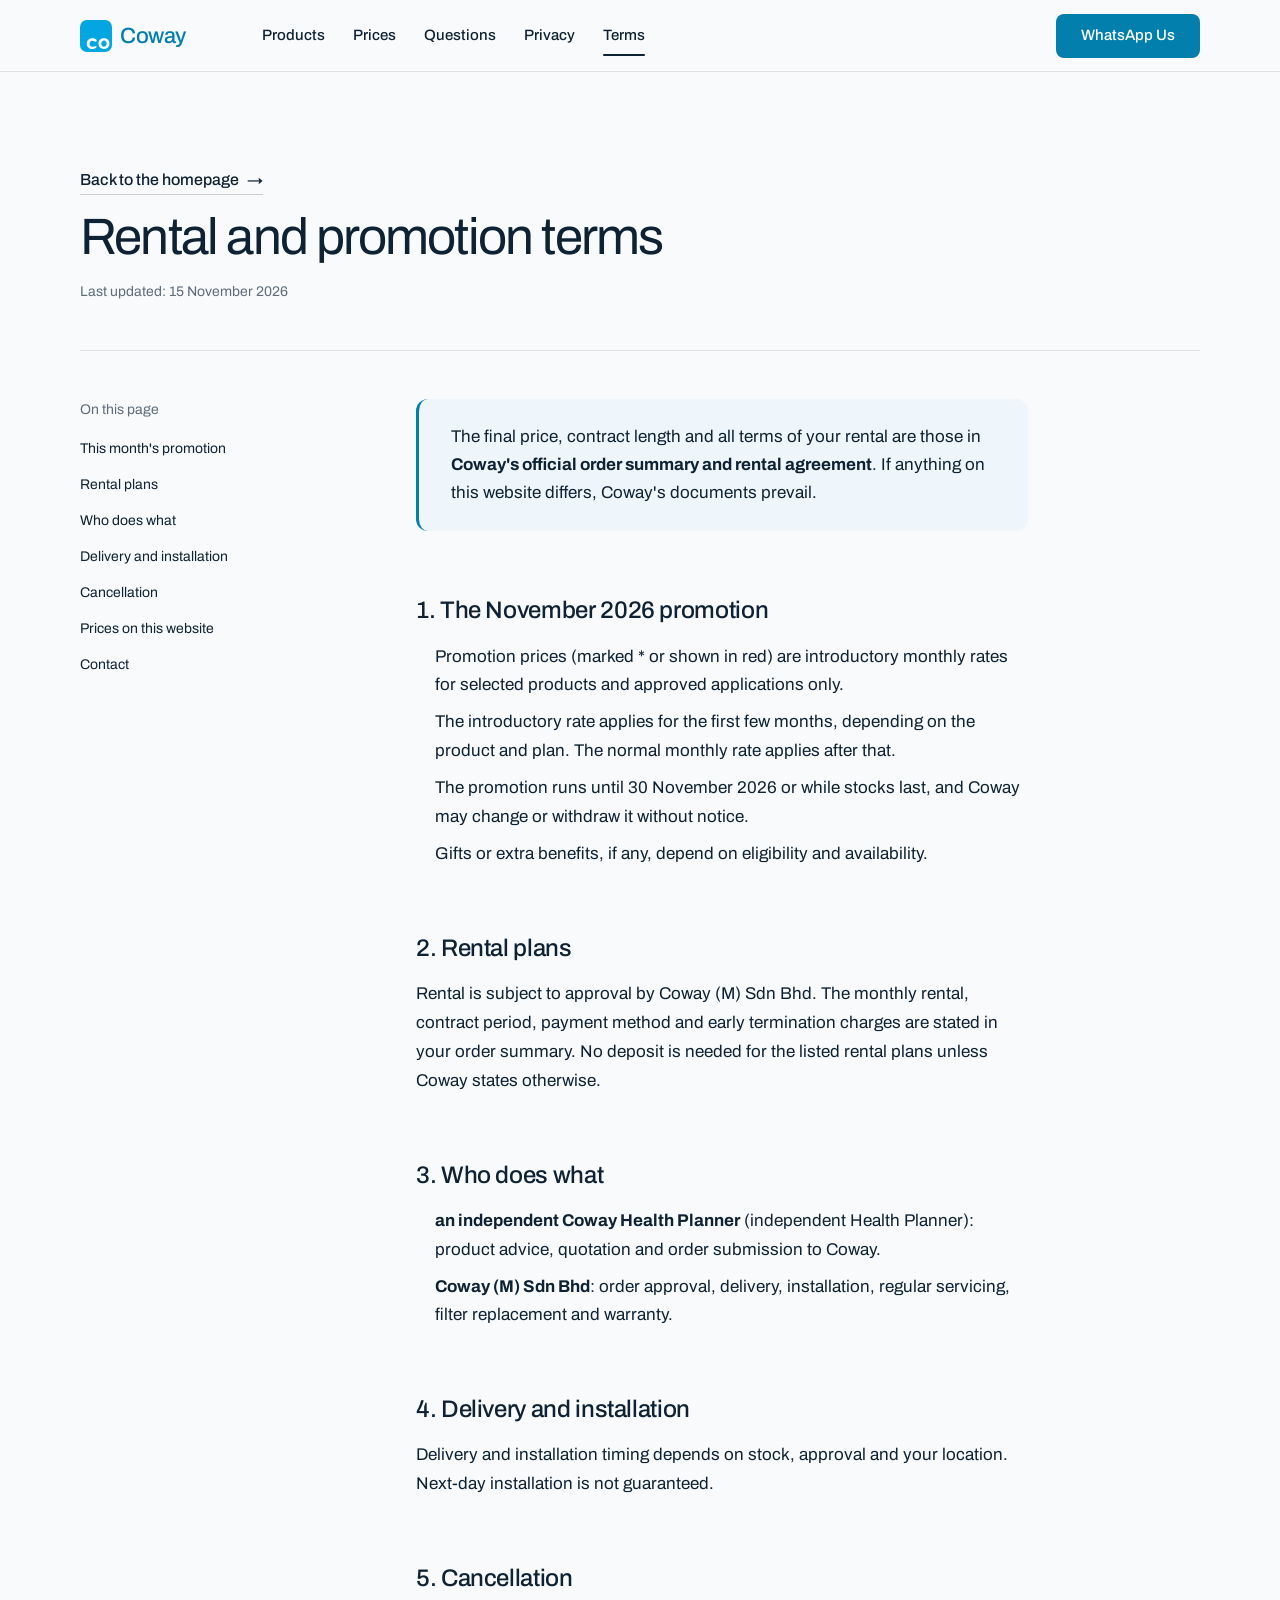
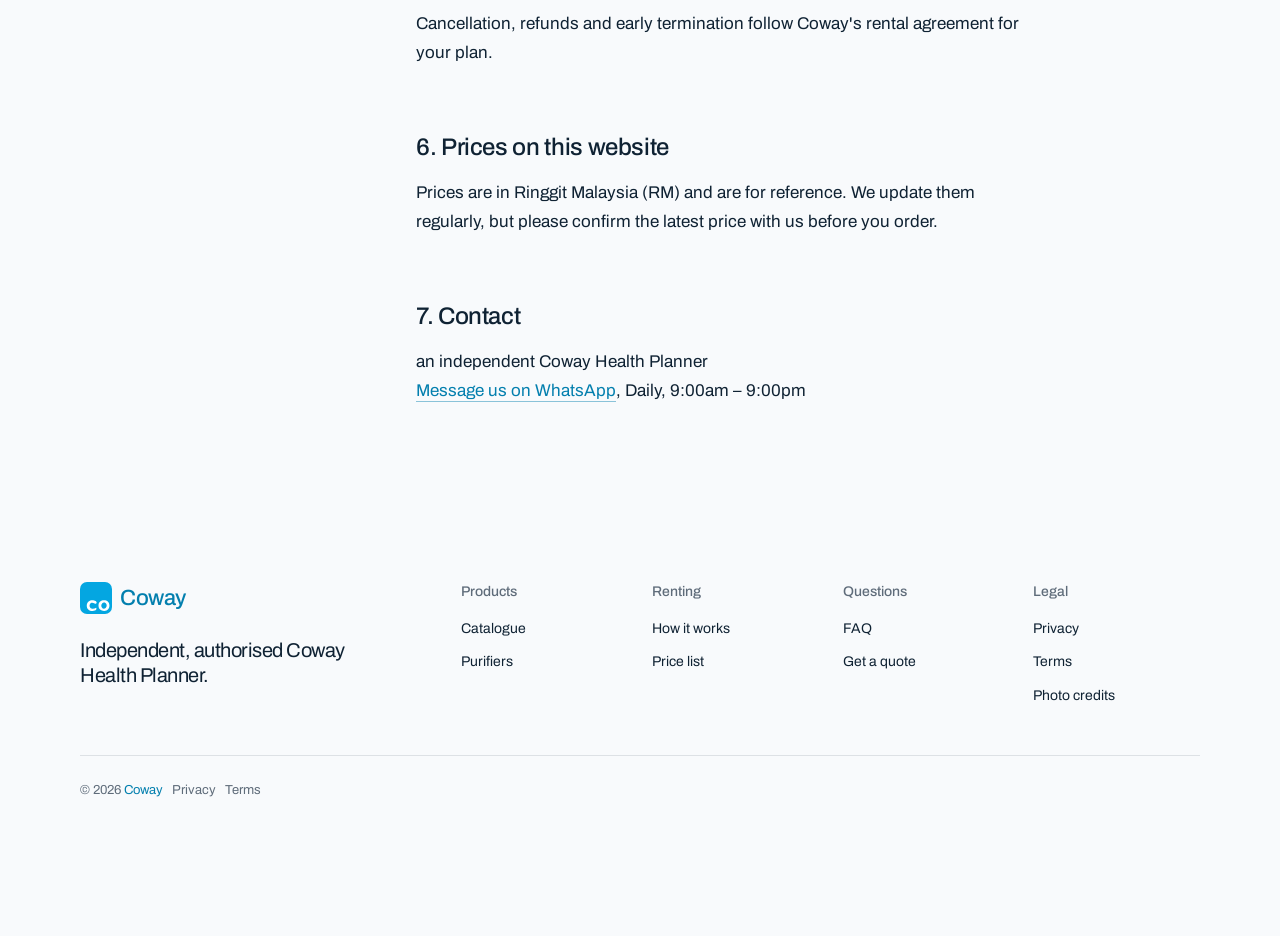
<file: terms.html>
<!doctype html>
<html lang="en" data-type="product" data-radius="soft" data-buttons="solid" data-motion>
<head>
<meta charset="utf-8">
<meta name="viewport" content="width=device-width, initial-scale=1, viewport-fit=cover">
<title>Rental and promotion terms: Coway rental</title>
<meta name="description" content="The terms of the Coway rental promotion and rental plans shown on this website.">
<meta name="robots" content="index, follow">
<link rel="icon" href="assets/img/favicon.svg?v=20" type="image/svg+xml">
<meta name="theme-color" content="#f8fafc">
<link rel="preconnect" href="https://fonts.googleapis.com">
<link rel="preconnect" href="https://fonts.gstatic.com" crossorigin>
<link href="https://fonts.googleapis.com/css2?family=Archivo:wdth,wght@62..125,400..600&display=swap" rel="stylesheet">
<link rel="stylesheet" href="assets/system.css?v=20">
<link rel="stylesheet" href="assets/motion/motion.css?v=20">
<style>
:root {
  --p-bg: #f8fafc; --p-surface: #eef5fb; --p-ink: #0f2233; --p-muted: #5f6c7a;
  --p-accent: #037fae; --p-accent-ink: #ffffff; --p-action: #037fae; --p-action-ink: #ffffff;
  --p-inv-bg: #0f2233; --p-inv-surface: #1d2f3f; --p-inv-ink: #f8fafc; --p-inv-muted: #97a1aa;
  --p-inv-accent: #f8fafc; --p-inv-accent-ink: #0f2233; --p-inv-action: #f8fafc; --p-inv-action-ink: #0f2233;
  --font-display: "Archivo", system-ui, sans-serif;
  --font-text: "Archivo", system-ui, sans-serif;
  --display-weight: 400;
  --display-tracking: -0.025em;
  --display-tracking-xl: -0.035em;
  --display-stretch: 110%;
}
</style>
<link rel="stylesheet" href="css/legal.css?v=20">
<script src="js/config.js?v=20"></script>
<script src="js/tracking.js?v=20"></script>
</head>
<body>
<header class="nav">
  <div class="wrap nav__bar">
    <a class="skip-link" href="#doc">Skip to content</a>
    <a class="nav__logo" href="index.html"><img src="assets/img/logo.svg" alt="" width="32" height="32"><span class="brand-word">Coway</span></a>
    <nav class="nav__links" aria-label="Main">
      <div class="nav__item"><a class="nav__link" href="index.html#products">Products</a></div>
      <div class="nav__item"><a class="nav__link" href="index.html#prices">Prices</a></div>
      <div class="nav__item"><a class="nav__link" href="index.html#faq">Questions</a></div>
      <div class="nav__item"><a class="nav__link" href="privacy.html">Privacy</a></div>
      <div class="nav__item"><a class="nav__link" href="terms.html" aria-current="page">Terms</a></div>
    </nav>
    <div class="nav__actions">
      <a class="btn btn--primary" data-wa="Hi, I'd like to check the current Coway promotion.">WhatsApp Us</a>
    </div>
    <button class="nav__toggle" type="button" aria-expanded="false" aria-label="Menu">
      <svg width="18" height="18" viewBox="0 0 18 18" aria-hidden="true"><path d="M2 5h14M2 13h14" stroke="currentColor" stroke-width="1.6" stroke-linecap="round"/></svg>
    </button>
  </div>
</header>

<main id="doc">
  <section class="section legal" aria-labelledby="doc-h">
    <div class="wrap">
      <div class="legal__head">
        <p><a class="link" href="index.html">Back to the homepage</a></p>
        <h1 id="doc-h">Rental and promotion terms</h1>
        <p class="legal__updated">Last updated: <span data-cfg="legalUpdated">15 November 2026</span></p>
      </div>
      <div class="legal__grid">
        <aside class="legal__toc"><nav aria-label="On this page"><p>On this page</p><ol><li><a href="#promo">This month's promotion</a></li><li><a href="#plans">Rental plans</a></li><li><a href="#roles">Who does what</a></li><li><a href="#delivery">Delivery and installation</a></li><li><a href="#cancel">Cancellation</a></li><li><a href="#prices">Prices on this website</a></li><li><a href="#contact">Contact</a></li></ol></nav></aside>
        <div class="legal__body">

<div class="callout">The final price, contract length and all terms of your rental are those in <b>Coway's official order summary and rental agreement</b>. If anything on this website differs, Coway's documents prevail.</div>

<h2 id="promo">1. The <span data-cfg="promo.month">current</span> promotion</h2>
<ul>
  <li>Promotion prices (marked * or shown in red) are introductory monthly rates for selected products and approved applications only.</li>
  <li>The introductory rate applies for the first <span data-cfg="promo.promoMonths">few</span> months, depending on the product and plan. The normal monthly rate applies after that.</li>
  <li>The promotion runs until <span data-cfg="promo.endDate">the date Coway sets</span> or while stocks last, and Coway may change or withdraw it without notice.</li>
  <li>Gifts or extra benefits, if any, depend on eligibility and availability.</li>
</ul>

<h2 id="plans">2. Rental plans</h2>
<p>Rental is subject to approval by Coway (M) Sdn Bhd. The monthly rental, contract period, payment method and early termination charges are stated in your order summary. No deposit is needed for the listed rental plans unless Coway states otherwise.</p>

<h2 id="roles">3. Who does what</h2>
<ul>
  <li><b><span data-cfg="agentName">an independent Coway Health Planner</span></b> (independent Health Planner): product advice, quotation and order submission to Coway.</li>
  <li><b>Coway (M) Sdn Bhd</b>: order approval, delivery, installation, regular servicing, filter replacement and warranty.</li>
</ul>

<h2 id="delivery">4. Delivery and installation</h2>
<p>Delivery and installation timing depends on stock, approval and your location. Next-day installation is not guaranteed.</p>

<h2 id="cancel">5. Cancellation</h2>
<p>Cancellation, refunds and early termination follow Coway's rental agreement for your plan.</p>

<h2 id="prices">6. Prices on this website</h2>
<p>Prices are in Ringgit Malaysia (RM) and are for reference. We update them regularly, but please confirm the latest price with us before you order.</p>

<h2 id="contact">7. Contact</h2>
<p><span data-cfg="agentName">an independent Coway Health Planner</span><span data-hide-unset="agentId">, agent ID <span data-cfg="agentId"></span></span><span data-hide-unset="ssm">, SSM <span data-cfg="ssm"></span></span><br><a data-wa="Hi, I have a question about the rental terms.">Message us on WhatsApp</a><span data-hide-unset="hours">, <span data-cfg="hours"></span></span></p>

        </div>
      </div>
    </div>
  </section>
</main>

<footer class="footer closing" aria-label="Footer">
  <div class="wrap">
    <div class="closing__links">
      <div class="grid">
        <div class="span-4 stack-4">
          <a class="nav__logo" href="index.html"><img src="assets/img/logo.svg" alt="" width="32" height="32"><span class="brand-word">Coway</span></a>
          <p class="footer__lede">Independent, authorised Coway Health Planner.</p>
        </div>
        <div class="span-2 footer__col"><h3>Products</h3><ul><li><a href="index.html#products">Catalogue</a></li><li><a href="index.html#purifiers">Purifiers</a></li></ul></div>
        <div class="span-2 footer__col"><h3>Renting</h3><ul><li><a href="index.html#steps">How it works</a></li><li><a href="index.html#prices">Price list</a></li></ul></div>
        <div class="span-2 footer__col"><h3>Questions</h3><ul><li><a href="index.html#faq">FAQ</a></li><li><a href="index.html#quote">Get a quote</a></li></ul></div>
        <div class="span-2 footer__col"><h3>Legal</h3><ul><li><a href="privacy.html">Privacy</a></li><li><a href="terms.html">Terms</a></li><li><a href="credits.html">Photo credits</a></li></ul></div>
      </div>
      <div class="footer__legal">
        <span>&copy; <span id="year">2026</span> <span class="brand-word">Coway</span> &nbsp; <a href="privacy.html">Privacy</a> &nbsp; <a href="terms.html">Terms</a></span>
      </div>
    </div>
  </div>
</footer>

<script src="js/legal.js?v=20"></script>
<script type="module" src="assets/system.js?v=20"></script>
<script type="module" src="assets/motion/motion.js?v=20"></script>
</body>
</html>
</file>
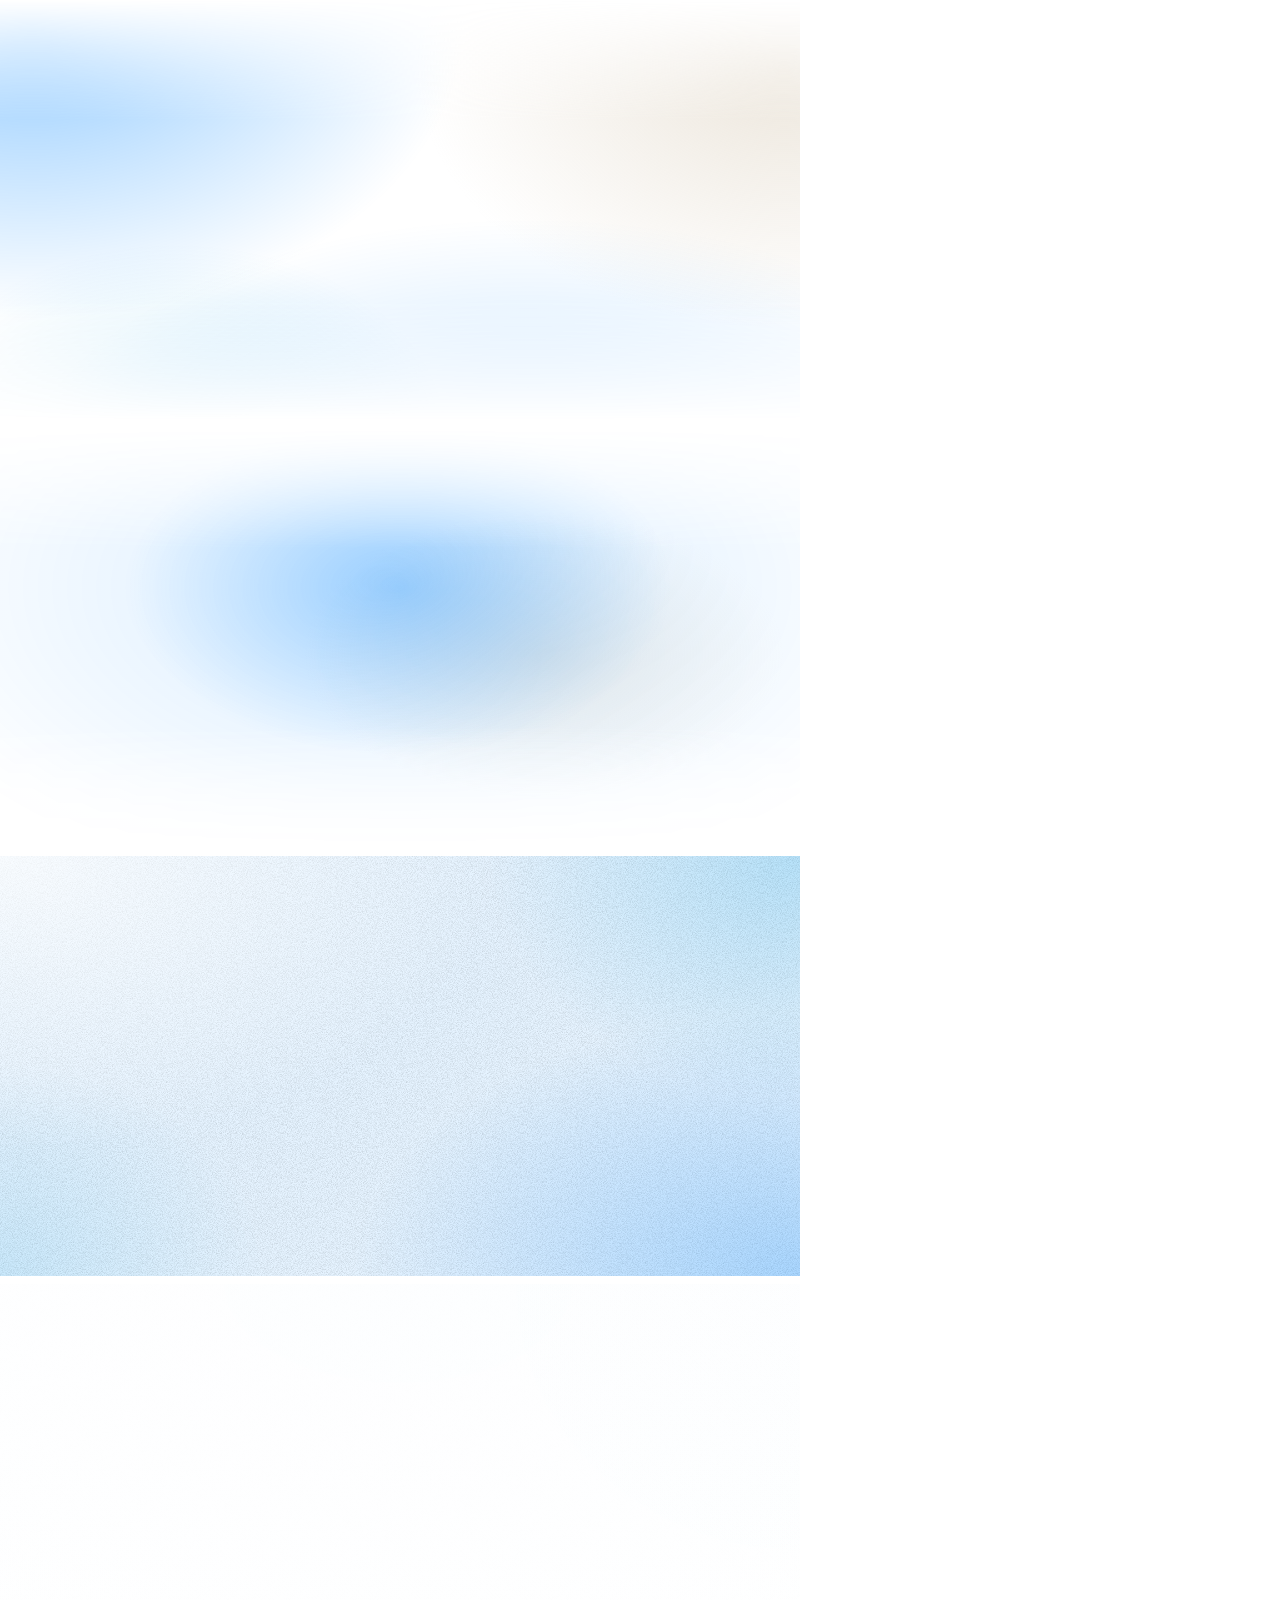
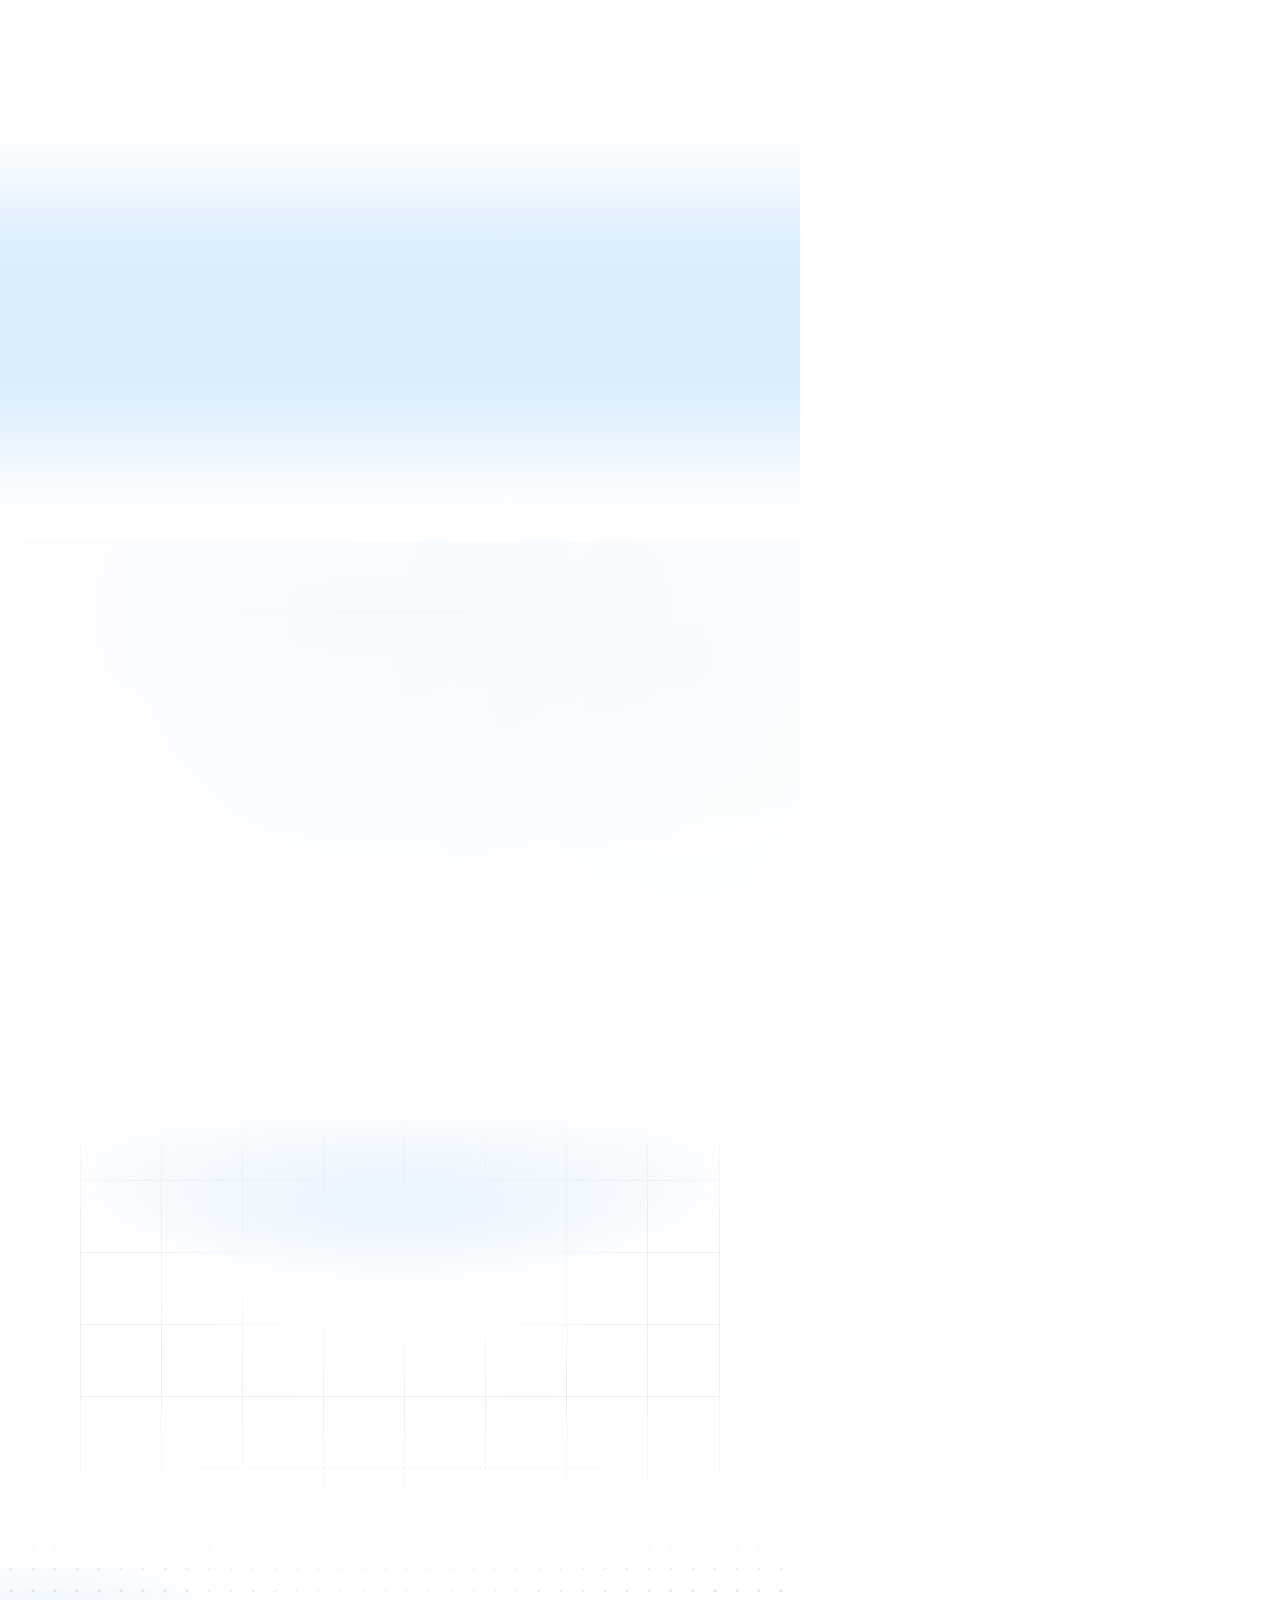
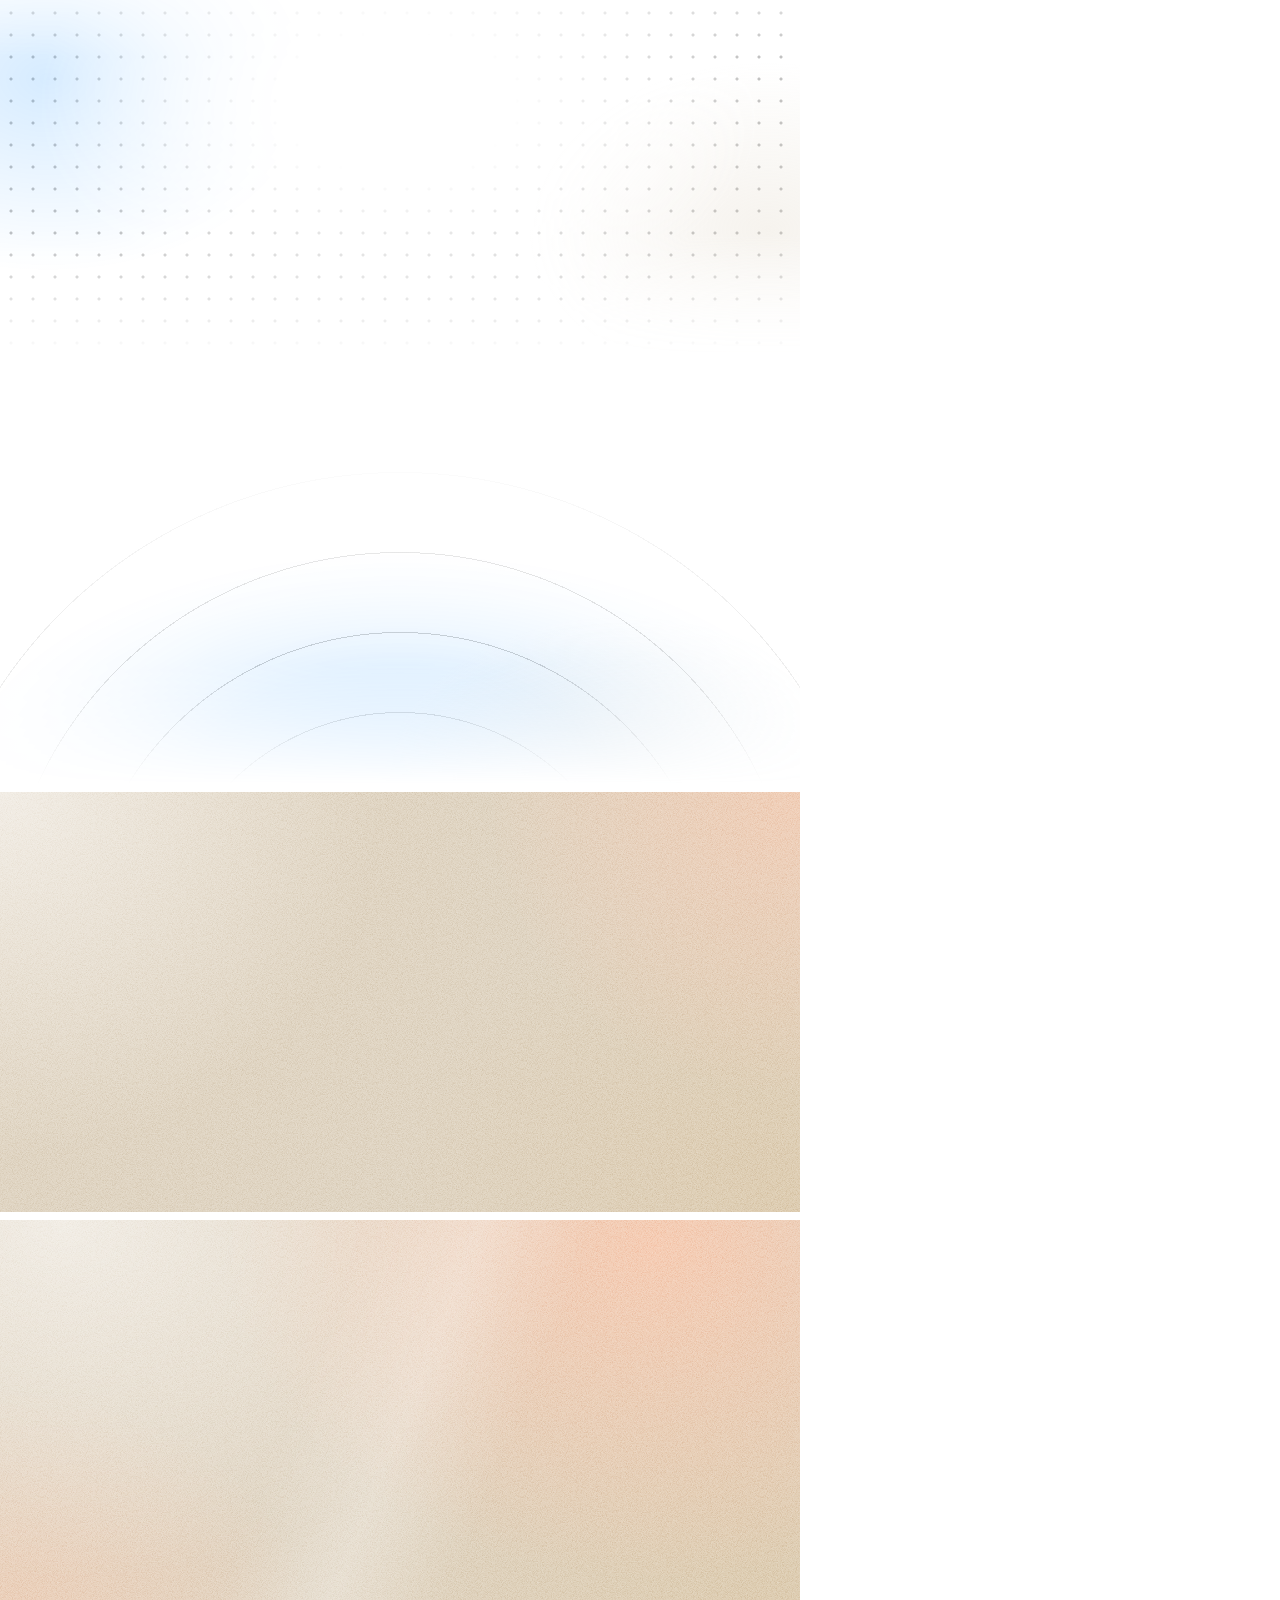
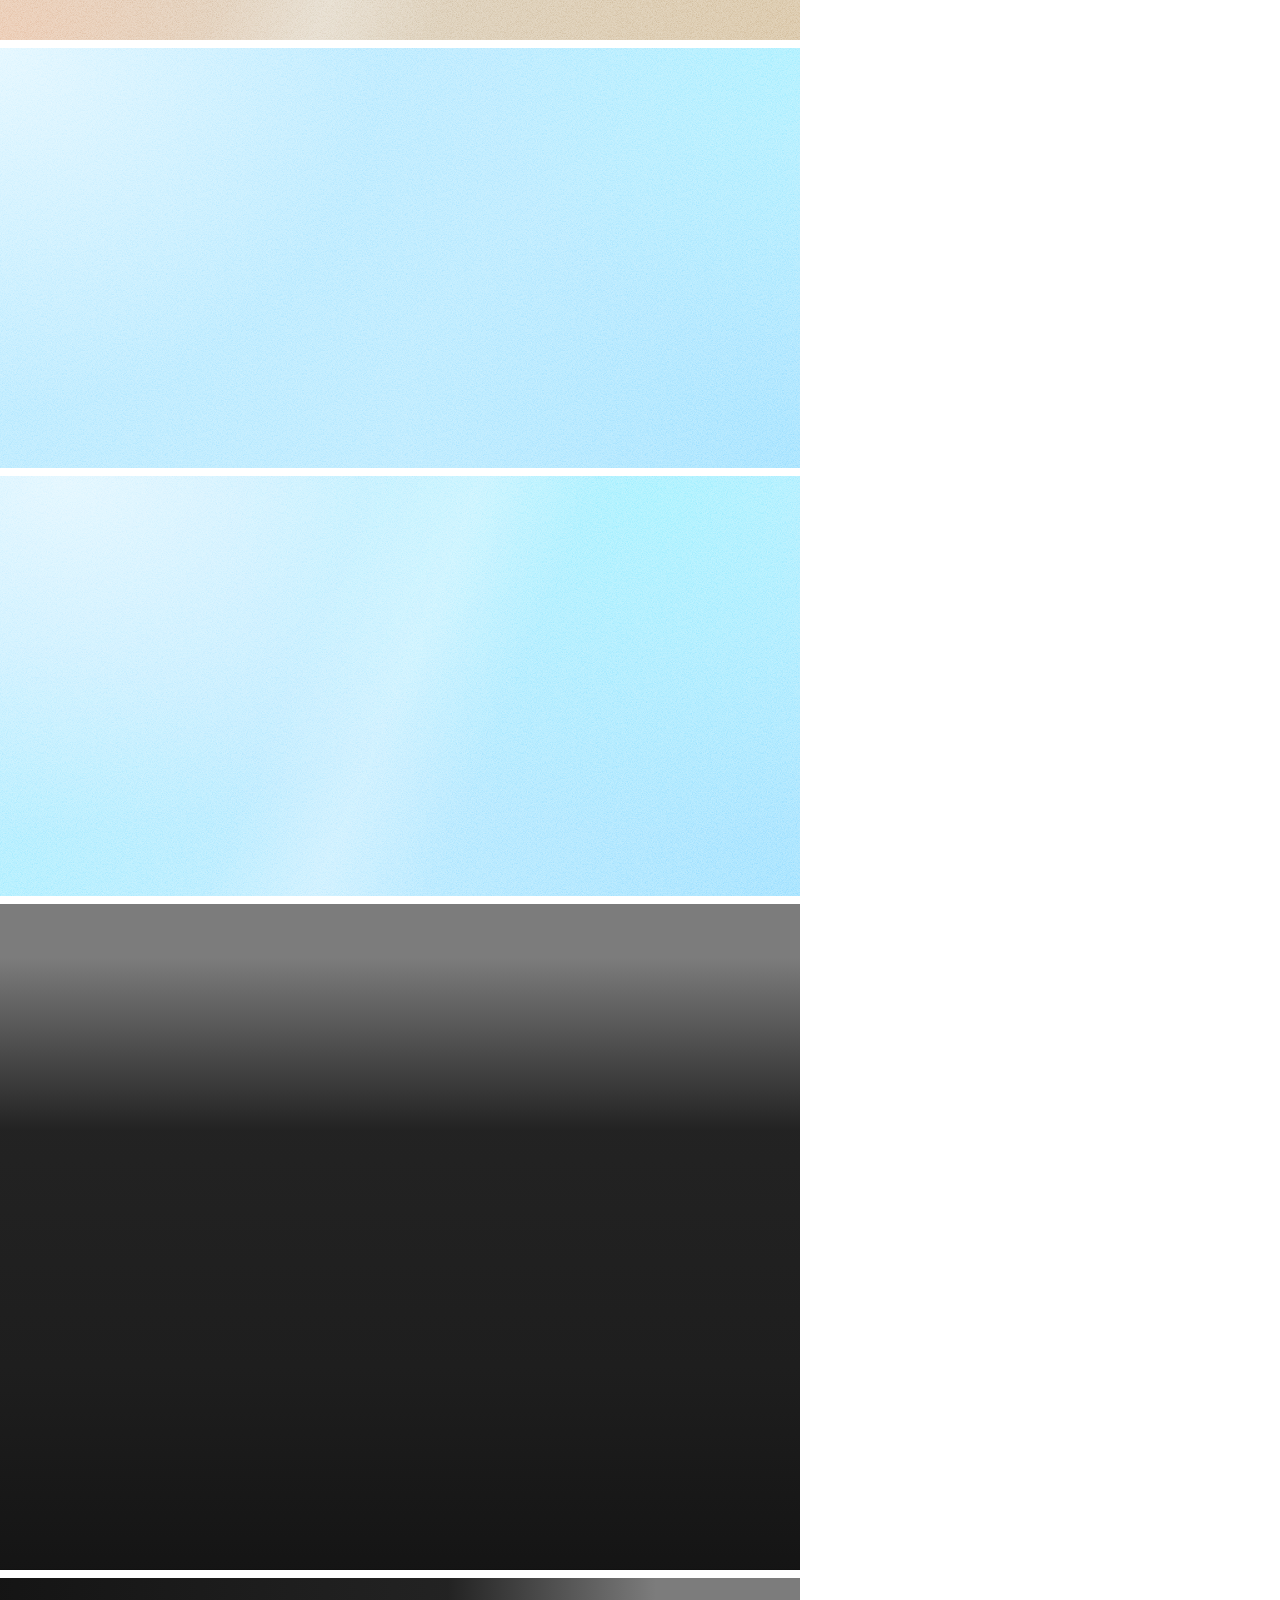
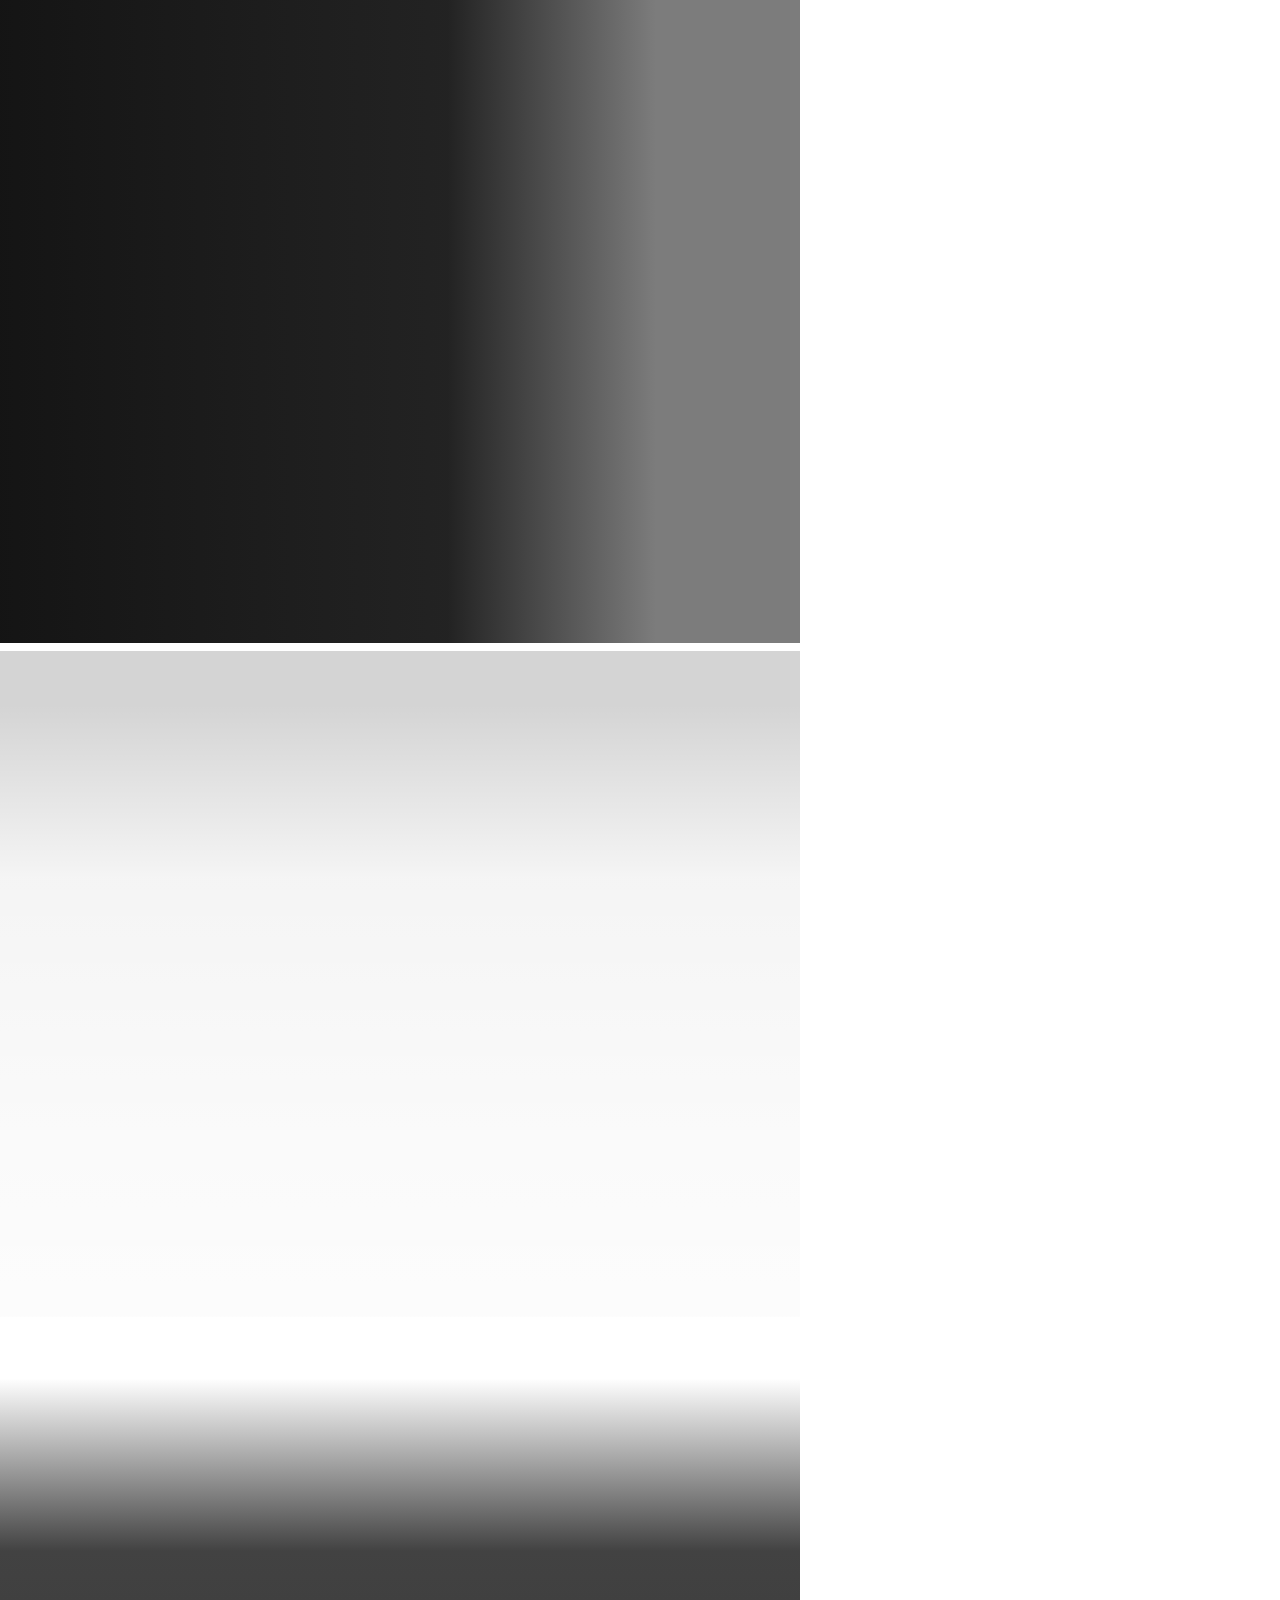
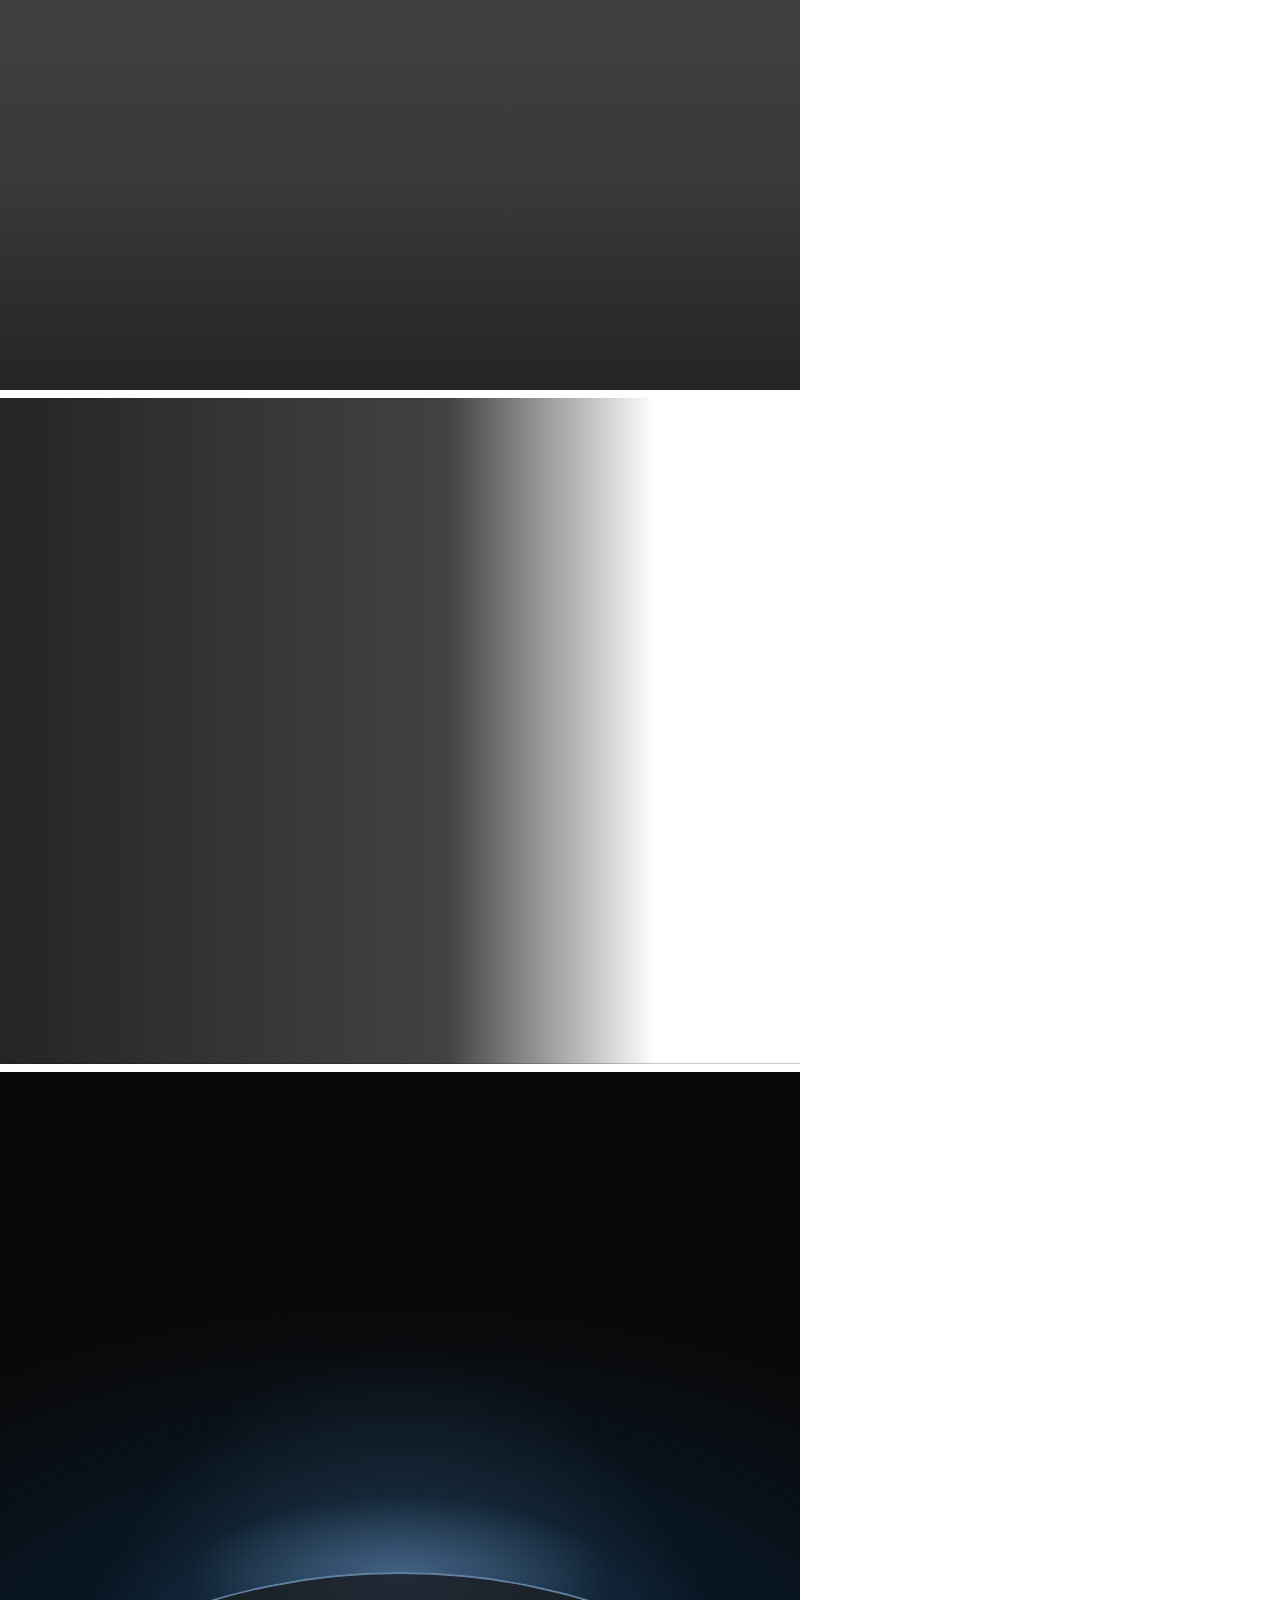
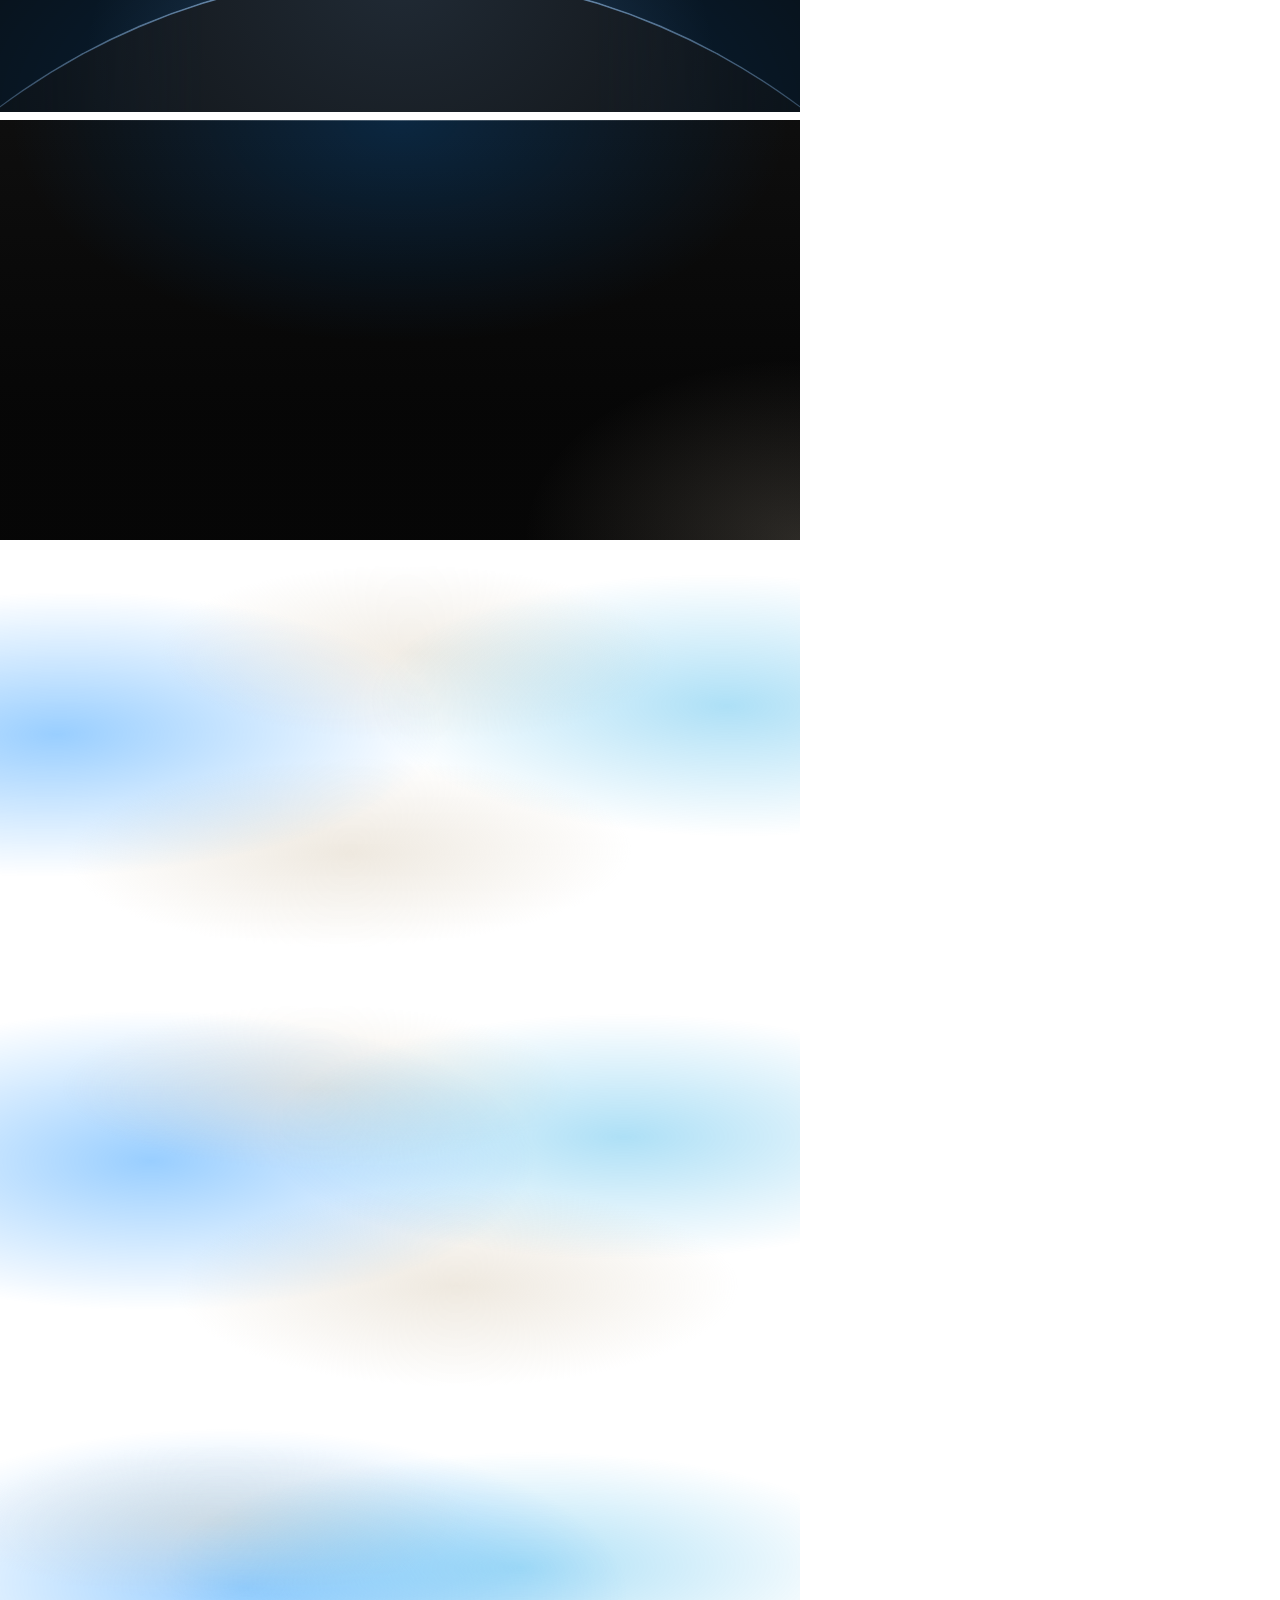
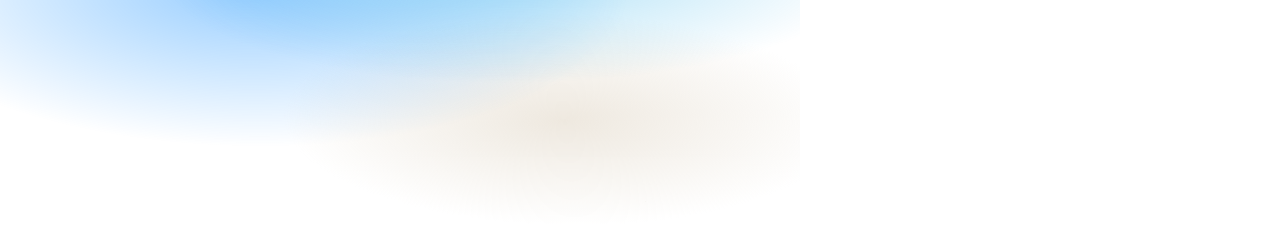
<file: assets/backgrounds/check.html>
<!doctype html>
<html lang="en" data-ground="sand">
<head>
<meta charset="utf-8">
<title>Backgrounds contrast check</title>
<!-- Every ground in a 800px box, for check.mjs: it sets a palette, screenshots the boxes and measures
     the ink and muted contrast on every pixel of each ground's text zone (index.json). The photograph
     grounds sit on a flat grey picture: #7c7c7c for the dark scrim, #d4d4d4 for the light one; and the worst case of the dark scrim: a white
     picture (white words on it). The light scrim is for pale photographs only. -->
<link rel="stylesheet" href="../system.css">
<link rel="stylesheet" href="backgrounds.css">
<style>body { margin: 0; width: 800px; } .box { width: 800px; margin: 0 0 8px; padding: 24px; font-size: 20px; } .pi, .pm { visibility: hidden; } .pi { color: var(--ink); } .pm { color: var(--muted); }  /* the liquid blobs held at the start, the middle and the end of their drift (the keyframes in backgrounds.css), so the text zone is measured where they stand under it */
  .at-start::before { animation: none; transform: translate3d(-7%, 0, 0) skewX(-7deg) scaleY(.94); } .at-start::after { animation: none; transform: translate3d(8%, 0, 0) skewX(6deg) scaleY(1.04); }
  .at-mid::before { animation: none; transform: translate3d(.5%, 0, 0) skewX(-.5deg) scaleY(.995); } .at-mid::after { animation: none; transform: translate3d(-.5%, 0, 0) scaleY(.98); }
  .at-end::before { animation: none; transform: translate3d(8%, 0, 0) skewX(6deg) scaleY(1.05); } .at-end::after { animation: none; transform: translate3d(-9%, 0, 0) skewX(-6deg) scaleY(.92); }
</style>
<script src="backgrounds.js" defer></script>
</head>
<body>
<div class="bg-mist box" data-g="mist" style="height:420px"><span class="pi">Ink</span> <span class="pm">Muted</span></div>
<div class="bg-halo box" data-g="halo" style="height:420px"><span class="pi">Ink</span> <span class="pm">Muted</span></div>
<div class="bg-grain box" data-g="grain" style="height:420px"><span class="pi">Ink</span> <span class="pm">Muted</span></div>
<div class="bg-paper box" data-g="paper" style="height:420px"><span class="pi">Ink</span> <span class="pm">Muted</span></div>
<div class="bg-dusk box" data-g="dusk" style="height:420px"><span class="pi">Ink</span> <span class="pm">Muted</span></div>
<div class="bg-topglow box" data-g="topglow" style="height:560px"><span class="pi">Ink</span> <span class="pm">Muted</span></div>
<div class="bg-ruled box" data-g="ruled" style="height:420px"><span class="pi">Ink</span> <span class="pm">Muted</span></div>
<div class="bg-dots box" data-g="dots" style="height:420px"><span class="pi">Ink</span> <span class="pm">Muted</span></div>
<div class="bg-arcs box" data-g="arcs" style="height:420px"><span class="pi">Ink</span> <span class="pm">Muted</span></div>
<div class="bg-band box" data-g="band" style="height:420px"><span class="pi">Ink</span> <span class="pm">Muted</span></div>
<div class="bg-field box" data-g="field" style="height:420px"><span class="pi">Ink</span> <span class="pm">Muted</span></div>
<div class="bg-band bg-tint box" data-g="band-tint" style="height:420px"><span class="pi">Ink</span> <span class="pm">Muted</span></div>
<div class="bg-field bg-tint box" data-g="field-tint" style="height:420px"><span class="pi">Ink</span> <span class="pm">Muted</span></div>
<div class="bg-photo box" data-g="photo" style="height:520px;--g-photo:linear-gradient(#7c7c7c,#7c7c7c)"><span class="pi">Ink</span> <span class="pm">Muted</span></div>
<div class="bg-photo bg-photo--left box" data-g="photo-left" style="height:520px;--g-photo:linear-gradient(#7c7c7c,#7c7c7c)"><span class="pi">Ink</span> <span class="pm">Muted</span></div>
<div class="bg-photo bg-photo--light box" data-g="photo-light" style="height:520px;--g-photo:linear-gradient(#d4d4d4,#d4d4d4)"><span class="pi">Ink</span> <span class="pm">Muted</span></div>
<div class="bg-photo box" data-g="photo-white" style="height:520px;--g-photo:linear-gradient(#fff,#fff)"><span class="pi">Ink</span> <span class="pm">Muted</span></div>
<div class="bg-photo bg-photo--left box" data-g="photo-left-white" style="height:520px;--g-photo:linear-gradient(#fff,#fff)"><span class="pi">Ink</span> <span class="pm">Muted</span></div>
<div class="bg-horizon box" data-g="horizon" style="height:640px"><span class="pi">Ink</span> <span class="pm">Muted</span></div>
<div class="bg-deep box" data-g="deep" style="height:420px"><span class="pi">Ink</span> <span class="pm">Muted</span></div>
<div class="bg-liquid box at-start" data-g="liquid" data-no-pause style="height:420px"><span class="pi">Ink</span> <span class="pm">Muted</span></div>
<div class="bg-liquid box at-mid" data-g="liquid-mid" data-no-pause style="height:420px"><span class="pi">Ink</span> <span class="pm">Muted</span></div>
<div class="bg-liquid box at-end" data-g="liquid-end" data-no-pause style="height:420px"><span class="pi">Ink</span> <span class="pm">Muted</span></div>

</body>
</html>
</file>
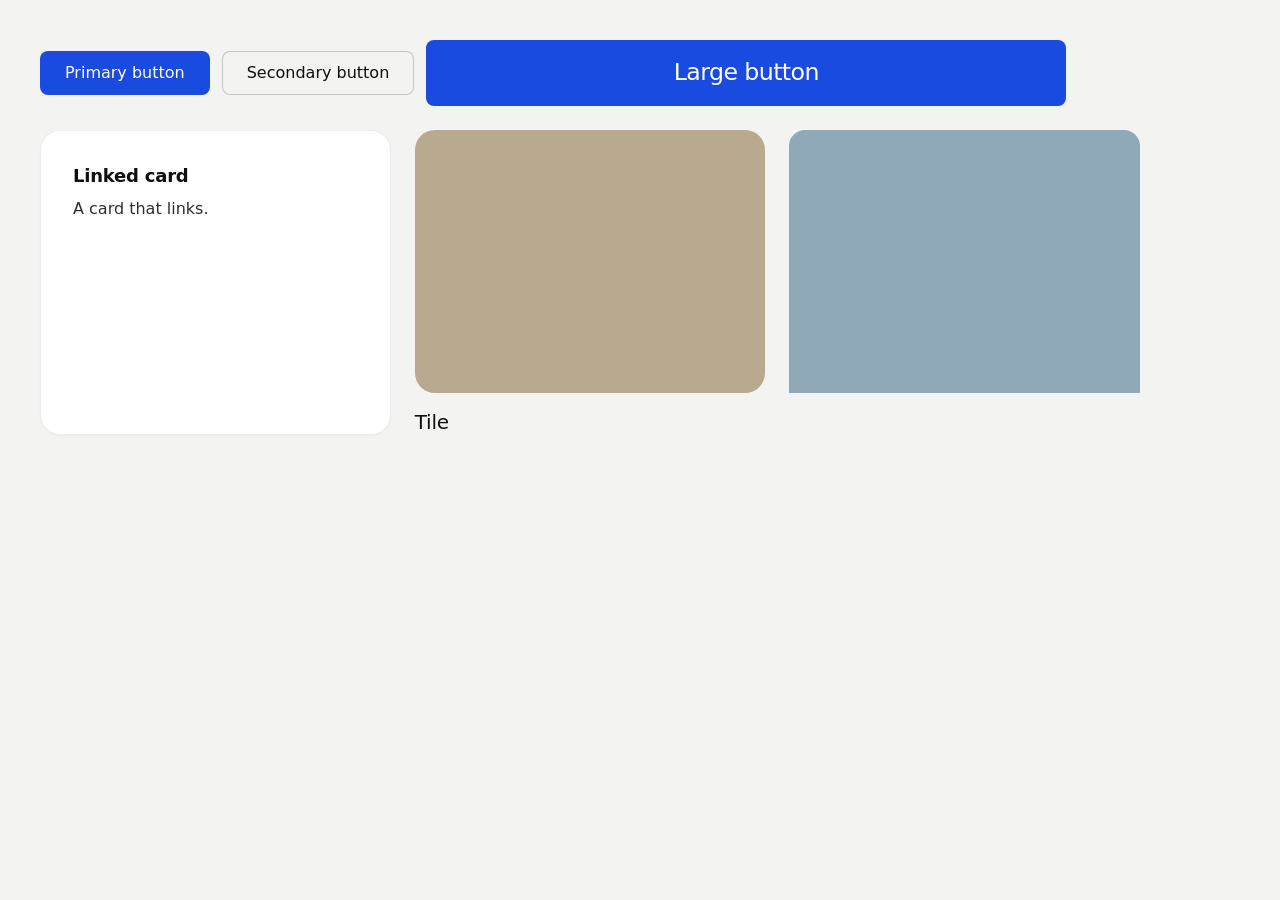
<file: assets/motion/_hover-test.html>
<!doctype html>
<html lang="en">
<head>
<meta charset="utf-8"><meta name="viewport" content="width=device-width, initial-scale=1">
<title>Hover test</title>
<link rel="stylesheet" href="../system.css">
<link rel="stylesheet" href="../ui/cards.css">
<link rel="stylesheet" href="motion.css">
<style>:root{--bg:#f3f3f1;--card:#fff;--ink:#0f0f0e;--muted:#686863;--accent:#e5531c}body{background:var(--bg);color:var(--ink);padding:40px}.row{display:grid;grid-template-columns:repeat(3,1fr);gap:24px;max-width:1100px}</style>
</head>
<body>
<main>
<div class="btn-row" style="margin-bottom:24px"><a class="btn btn--primary" href="#p">Primary button</a><a class="btn btn--secondary" href="#s">Secondary button</a><a class="btn btn--primary btn--xl" href="#x">Large button</a></div>
<div class="row">
  <a class="card" id="c1" href="#a"><h3>Linked card</h3><p>A card that links.</p></a>
  <a class="tile" id="t1" href="#b"><div class="tile__media"><img id="i1" alt="" src="data:image/svg+xml,%3Csvg xmlns='http://www.w3.org/2000/svg' width='400' height='300'%3E%3Crect width='400' height='300' fill='%23b9a98f'/%3E%3C/svg%3E"></div><div class="tile__head"><h3>Tile</h3></div></a>
  <div class="m-zoom" id="z1" style="border-radius:16px"><img id="i2" alt="" style="display:block;width:100%" src="data:image/svg+xml,%3Csvg xmlns='http://www.w3.org/2000/svg' width='400' height='300'%3E%3Crect width='400' height='300' fill='%238fa9b9'/%3E%3C/svg%3E"></div>
</div>
</main>
</body>
</html>
</file>
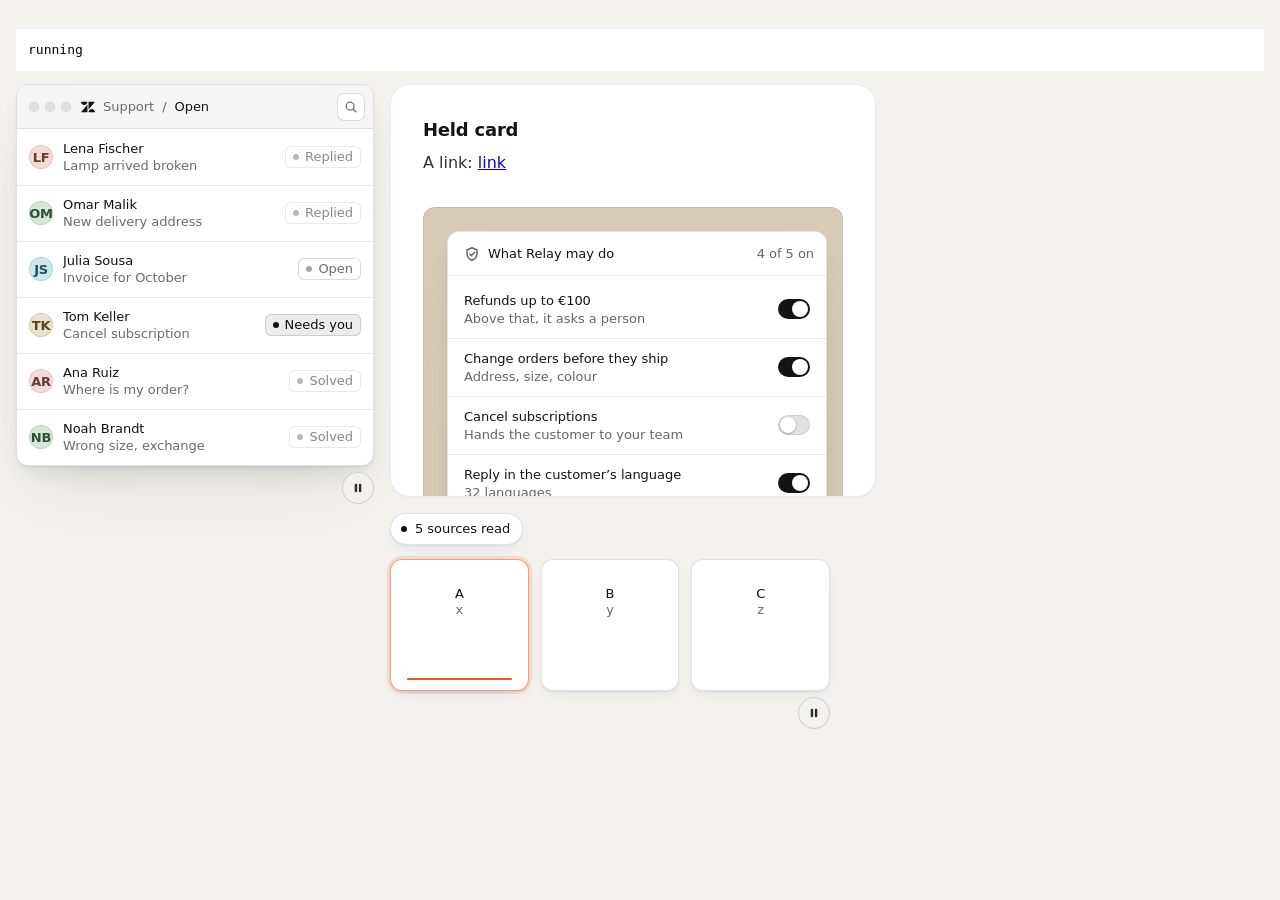
<file: assets/ui/_lab/selftest.html>
<!doctype html><html><head><script>window.__tpGlMax = 16;   /* a gallery shows many live effects at once; a page of a site keeps the default 4 (fx.js) */</script>
<meta charset="utf-8"><title>Card kit self-test</title>
<link rel="stylesheet" href="../base.css"><link rel="stylesheet" href="../cards.css">
<style>body{margin:0;padding:16px;background:#f3f2ef;--bg:#f3f2ef;--card:#fff;--ink:#141414;--muted:#666;--accent:#d2552d;font:14px/20px system-ui}#out{white-space:pre-wrap;font:13px/18px monospace;background:#fff;padding:12px}.bare{width:358px}.g{display:grid;grid-template-columns:358px 1fr;gap:16px}</style></head><body>
<pre id="out">running</pre>
<div class="g">
  <div class="bare" id="bare"><div data-ui-load="window"></div></div>
  <div>
    <article class="card" id="held" style="width:420px"><h3>Held card</h3><p>A link: <a href="#x" id="lnk">link</a></p>
      <div class="panel"><div class="stage"><div class="at-corner" style="--ax:24px;--ay:24px" data-ui-load="toggles" data-ui-still></div></div></div></article>
    <div id="files" style="width:440px;margin-top:16px"><div class="ui ui-files" data-ui="files">
      <div class="ui-files__status"><span class="ui-dot"></span><span data-files-status>16 sources read</span></div>
      <ul class="ui-files__grid"><li class="ui-file is-done"><span class="ui-file__name">A</span><span class="ui-file__kind">x</span><span class="ui-file__bar"><i></i></span></li><li class="ui-file is-done"><span class="ui-file__name">B</span><span class="ui-file__kind">y</span><span class="ui-file__bar"><i></i></span></li><li class="ui-file is-done"><span class="ui-file__name">C</span><span class="ui-file__kind">z</span><span class="ui-file__bar"><i></i></span></li></ul></div></div>
  </div>
</div>
<script type="module">
import ui from '../ui.js';
const out = document.getElementById('out'), log = [];
const say = s => { log.push(s); out.textContent = log.join('\n'); };
await ui.loadAll(document); await ui.startAll(document);
const wait = ms => new Promise(r => setTimeout(r, ms));
// files status words
const st = document.querySelector('#files [data-files-status]'); const seen = new Set();
const mo = new MutationObserver(() => seen.add(st.textContent)); mo.observe(st, { childList: true, characterData: true, subtree: true });
// focus once on a held card
let cycles = 0; document.getElementById('held').addEventListener('ui-cycle', () => cycles++);
await wait(1500);
const bare = document.getElementById('bare'), btn = bare.querySelector('.loop-pause'), win = bare.querySelector('.ui');
if (btn && win) { const b = btn.getBoundingClientRect(), w = win.getBoundingClientRect(); say(`bare pause: btn top ${Math.round(b.top)} win bottom ${Math.round(w.bottom)} -> ${b.top >= w.bottom - 1 ? 'clear of window' : 'OVERLAPS'}`); } else say('bare pause: ' + (btn ? 'no window' : 'no button'));
document.getElementById('lnk').focus();
await wait(9000);
say(`held card, focus kept 9 s: ${cycles} cycle(s) ${cycles <= 1 ? 'ok' : 'LOOPS'}; held button: ${document.querySelector('#held .loop-pause') ? 'yes' : 'none'}`);
say('files status texts seen: ' + [...seen].join(' | '));
document.body.dataset.ready = '1';
</script></body></html>
</file>
<file: assets/system.css>
/*
  taste-skill system.css - the one system for the page. Link it first, then assets/ui/cards.css (the
  feature card, its panel and the fragment placements), then set the palette (--p-*), the fonts and
  the radius set on :root in the page (node scripts/start.mjs prints that block).
  Do not add a second grid, spacing scale, type scale, radius scale, button or card style.
*/

/* ---------------------------------------------------------------- tokens */
:root {
  /* palette (hex only; fx.js reads --bg --surface --ink --muted --accent --accent-ink) */
  --p-bg: #ffffff;
  --p-surface: #f4f4f4;
  --p-ink: #111111;
  --p-muted: #6b6b6b;
  --p-accent: #1a4be0;
  --p-accent-ink: #ffffff;
  --p-action: #1a4be0;      /* buttons, links, focus: the accent, or the ink when the accent is too pale */
  --p-action-ink: #ffffff;
  --p-inv-bg: #111111;
  --p-inv-surface: #1c1c1c;
  --p-inv-ink: #f4f4f4;
  --p-inv-muted: #a3a3a3;
  --p-inv-accent: #ffffff;
  --p-inv-accent-ink: #111111;
  --p-inv-action: #ffffff;
  --p-inv-action-ink: #111111;
  /* the lit ground behind UI and in the closing band (references/cards.md), one per page, tech pages only
     (none on kind other, which is flat): <html data-ground="sand|sky|sage|painting">. system.js gives it to every ground
     that holds UI, on light and dark pages alike; --hue on one panel changes only its accent */
  --ground-bg: #d9ccb7; --ground-surface: #e9e0d2; --ground-ink: #2a2622; --ground-muted: #5a534a; --ground-accent: #a8794a;

  /* fonts */
  --font-display: system-ui, -apple-system, "Segoe UI", sans-serif;
  --font-text: system-ui, -apple-system, "Segoe UI", sans-serif;
  --font-mono: ui-monospace, "SFMono-Regular", Menlo, Consolas, monospace;
  --display-weight: 400;    /* headlines 400; 500 on a tech page (software, gaming, hardware) */
  --display-tracking: -0.025em;

  /* the page rhythm (references/layout-v4.md): one section per screen. The header is fixed and
     --nav tall; every section is padded --padt above and --padb (plus the phone action bar, --bar)
     below, and is exactly one or two screens tall (--h: 1 or 2; --hm on a phone). The hero's words
     start --hgap under the header and its content ends --hpadb above the fold. */
  --nav: 72px;
  --padt: 120px;
  --padb: 72px;
  --hgap: 48px;
  --hpadb: 64px;
  --bar: 0px;
  /* grid: one .wrap (alias .container) for the header, every section and the footer, the same
     --gut on both sides: 1280 wide at x 80-1360 at 1440, 342 at x 24-366 at 390 */
  --container: 1280px;
  --gut: 80px;
  --pad: var(--gut);
  --gutter: 24px;

  /* spacing: 4/8 scale */
  --s-1: 4px;  --s-2: 8px;  --s-3: 12px; --s-4: 16px; --s-5: 24px;
  --s-6: 32px; --s-7: 48px; --s-8: 64px; --s-9: 96px; --s-10: 128px;
  --section: 40px;      /* only a .section outside main (the kit's demo pages); every main > section and
                           footer.closing take --padt and --padb */
  --section-band: 56px; /* the same for an older footer outside footer.closing */
  --head-gap: 48px;     /* the one heading-to-content gap, 32 on a phone (layout.css reads it as --ly-head-gap) */
  --card-pad: 16px;     /* card padding (cards.css sets its own for cards with a panel) */
  --card-gap: 16px;     /* gap between cards */

  /* type scale (the only sizes on the page) */
  --t-label: 13px;
  --t-small: 14px;
  --t-body: 16px;
  --t-lead: 18px;
  --t-card: 18px;
  --t-h3: 24px;
  /* straight lines from the phone size at 390 to the desktop size at 1440 (system.md's table) */
  --t-h2: clamp(30px, 1.72vw + 23.3px, 48px);
  --t-h1: clamp(38px, 3.24vw + 25.4px, 72px);
  /* a big number stays a step under the h2 (VI-11): 38 at 1440, 28 at 390, so it never reads as a
     section heading; a stats row and a price set their own, smaller still */
  --t-stat: clamp(28px, .952vw + 24.29px, 38px);

  /* radius: one scale (soft by default; data-radius on <html> switches it) */
  --r-sm: 8px;  --r-md: 12px; --r-lg: 20px; --r-btn: 8px;

  /* controls (fixed here; a page never adds its own) */
  --btn-h: 44px;
  --btn-h-sm: 36px;
  --nav-h: var(--nav);  /* the older name, kept for the kit's files */
  --icon: 16px;         /* small icons: socials, menu chevrons, mono brand marks */

  /* motion: the one UI ease-out (motion.css --m-ease and ui/base.css --u-ease read it; references/motion.md) */
  --ease: cubic-bezier(.2, .8, .2, 1);
  --dur: 180ms;
}
html[data-radius="sharp"] { --r-sm: 4px; --r-md: 6px;  --r-lg: 8px;  --r-btn: 4px; }
html[data-radius="soft"]  { --r-sm: 8px; --r-md: 12px; --r-lg: 20px; --r-btn: 8px; }
html[data-radius="round"] { --r-sm: 10px; --r-md: 16px; --r-lg: 24px; --r-btn: 999px; }
/* the four lit grounds (references/cards.md); sand is the default above. painting goes with
   painterly-landscape (x.ai's daylight sky over olive hills) */
html[data-ground="sky"]      { --ground-bg: #c6d3df; --ground-surface: #d6e0e9; --ground-ink: #25303a; --ground-muted: #4d5964; --ground-accent: #3f6a92; }
html[data-ground="sage"]     { --ground-bg: #cdd6c6; --ground-surface: #dce3d6; --ground-ink: #262d24; --ground-muted: #535b51; --ground-accent: #6c8e63; }
html[data-ground="painting"] { --ground-bg: #79a8d6; --ground-surface: #a6c4e2; --ground-ink: #16212c; --ground-muted: #273949; --ground-accent: #9c9b3c; }
/* cards.css takes its card and panel radii from this scale */
html[data-radius] .card { --c-r: var(--r-lg); }
html[data-radius] .panel { --p-r: var(--r-md); }

/* a phone: the header 56, the sections padded 96 / 48, the hero's words 40 under the header and its
   content ending 24 above the fold, 24 at both sides, 12 between columns */
@media (max-width: 639px) {
  :root { --nav: 56px; --padt: 96px; --padb: 48px; --hgap: 40px; --hpadb: 24px; --gut: 24px; --gutter: 12px; --card-gap: 12px; --head-gap: 32px; }
}
@media (min-width: 640px) {
  :root { --gut: 48px; --section: 48px; --section-band: 72px; --card-pad: 24px; }
}
@media (min-width: 1024px) {
  :root { --gut: 80px; --section: 56px; --section-band: 96px; --card-gap: 24px;
          --t-lead: 20px; --t-card: 20px; --t-h3: 28px; }
  /* a place (and a local service): the 1200 column at x 120-1320 */
  html[data-type="place"] { --gut: 120px; --container: 1200px; }
}
/* a place (VI-06, ST-96, PH-23): its own smaller type (h1 48/53 and 32/37, h2 32/40 and 24/30, titles
   and the sub-line 20 and 18), the Recipe 3 hero's gap under its photograph (40, 24 on a phone),
   square photographs and cards and 2px buttons, whatever data-radius and data-buttons say */
:root[data-type="place"] {
  --hgap: 40px;
  --t-h1: clamp(32px, 1.524vw + 26.06px, 48px);
  --t-h2: clamp(24px, .762vw + 21px, 32px);
  --t-h3: clamp(20px, .381vw + 18.51px, 24px);
  --r-sm: 2px; --r-md: 0px; --r-lg: 0px; --r-btn: 2px;
}
:root[data-type="place"] :is(h1, .t-h1) { line-height: 1.104; }
:root[data-type="place"] :is(h2, .t-h2) { line-height: 1.25; }
@media (max-width: 639px) {
  :root[data-type="place"] { --hgap: 24px; }
  :root[data-type="place"] :is(h1, .t-h1) { line-height: 1.156; }
}

/* ---------------------------------------------------------------- grounds (at most three) */
:root, .ground-base {
  --bg: var(--p-bg); --surface: var(--p-surface); --ink: var(--p-ink); --muted: var(--p-muted);
  --accent: var(--p-accent); --accent-ink: var(--p-accent-ink); --card: var(--p-surface);
  --action: var(--p-action); --action-ink: var(--p-action-ink);
}
.ground-surface {
  --bg: var(--p-surface); --surface: var(--p-bg); --ink: var(--p-ink); --muted: var(--p-muted);
  --accent: var(--p-accent); --accent-ink: var(--p-accent-ink); --card: var(--p-bg);
  --action: var(--p-action); --action-ink: var(--p-action-ink);
}
.ground-inverse {
  --bg: var(--p-inv-bg); --surface: var(--p-inv-surface); --ink: var(--p-inv-ink); --muted: var(--p-inv-muted);
  --accent: var(--p-inv-accent); --accent-ink: var(--p-inv-accent-ink); --card: var(--p-inv-surface);
  --action: var(--p-inv-action); --action-ink: var(--p-inv-action-ink);
}
:root, .ground-base, .ground-surface, .ground-inverse {
  --line: color-mix(in oklab, var(--ink) 11%, transparent);
  --line-strong: color-mix(in oklab, var(--ink) 20%, transparent);
  /* effects (fx.js) and UI fragments (assets/ui) take the colours of the ground they sit on */
  --fx-bg: var(--bg); --fx-surface: var(--surface); --fx-ink: var(--ink); --fx-muted: var(--muted);
  --fx-accent: var(--accent); --fx-accent-ink: var(--accent-ink);
  --ui-font: var(--font-text); --ui-mono: var(--font-mono); --ui-radius: var(--r-md);
}
.ground-base, .ground-surface, .ground-inverse { background: var(--bg); color: var(--ink); }

/* ---------------------------------------------------------------- base */
*, *::before, *::after { box-sizing: border-box; }
/* an anchor lands on the section's top (the judge's frame): the fixed header covers --nav of its --padt */
html { -webkit-text-size-adjust: 100%; scroll-padding-top: 0; scroll-behavior: auto; margin: 0; }
body {
  margin: 0; background: var(--bg); color: var(--ink);
  font: 400 var(--t-body)/1.55 var(--font-text);
  -webkit-font-smoothing: antialiased; text-rendering: optimizeLegibility; overflow-x: clip;
}
img, svg, video, canvas { display: block; max-width: 100%; }
/* hidden means hidden, also on an img the line above makes a block (a menu tab's photograph, a peek photograph) */
[hidden] { display: none !important; }
img, video { height: auto; }
a { color: inherit; text-decoration: none; }
button { font: inherit; color: inherit; }
h1, h2, h3, h4, p, ul, ol, figure, blockquote { margin: 0; }
ul, ol { padding: 0; list-style: none; }
h1, h2, h3, h4 {
  font-family: var(--font-display); font-weight: var(--display-weight);
  letter-spacing: var(--display-tracking); text-wrap: balance; overflow-wrap: break-word;
  /* a long word (a German compound at 390) breaks at a syllable with a hyphen, in the language of <html lang>;
     only words of 10 letters or more, 4 at least on each side, so a short English heading never breaks */
  hyphens: auto; -webkit-hyphens: auto; hyphenate-limit-chars: 10 4 4;
}
h1, .t-h1 { font-size: var(--t-h1); line-height: 1.04; }
h2, .t-h2 { font-size: var(--t-h2); line-height: 1.1; }
h3, .t-h3 { font-size: var(--t-h3); line-height: 1.2; }
h4, .t-card { font-family: var(--font-text); font-weight: 500; font-size: var(--t-card); line-height: 1.3; letter-spacing: -0.01em; }
p { text-wrap: pretty; }
.t-lead  { font-size: var(--t-lead); line-height: 1.5; }
.t-body  { font-size: var(--t-body); line-height: 1.55; }
.t-small { font-size: var(--t-small); line-height: 1.5; }
.t-label { font-size: var(--t-label); font-weight: 500; line-height: 1.4; letter-spacing: 0.01em; }
.t-stat  { font-family: var(--font-display); font-weight: var(--display-weight); font-size: var(--t-stat);
           line-height: 1; letter-spacing: var(--display-tracking); font-variant-numeric: tabular-nums; }
.muted { color: var(--muted); }
.mono  { font-family: var(--font-mono); }
.measure { max-width: 62ch; }
:focus-visible { outline: 2px solid var(--action); outline-offset: 2px; border-radius: 2px; }
::selection { background: color-mix(in oklab, var(--accent) 30%, transparent); }

/* ---------------------------------------------------------------- grid */
.wrap, .container { width: min(100% - 2 * var(--gut), var(--container)); margin-inline: auto; padding-inline: 0; }
.grid { display: grid; grid-template-columns: repeat(12, minmax(0, 1fr)); column-gap: var(--gutter); row-gap: var(--card-gap); }
.grid > * { min-width: 0; grid-column: 1 / -1; }
.section { padding-block: var(--section); }

/* ---------------------------------------------------------------- one section per screen
   The page is a stack of screens. Framed at scrollY = k x the screen height, a shot shows exactly one
   section: the hero alone on the first screen, every other section (and footer.closing, the close and
   the footer in one) exactly one or two screens tall, its h2 first, --padt under its top. Heights
   and padding do it: no pinning, snapping or script.
     <section class="section" id=".." style="--h: 2">     (2 screens; --hm sets a phone's count alone)
       <div class="wrap"> the h2 first, then the content </div>     (the one in-flow child)
     </section>
   A layer (a full-bleed photograph or ground behind the words) is an <img class="layer" aria-hidden="true">
   beside the .wrap. Content must fit: one screen holds 708px of content at 1440x900 (900 - 120 - 72),
   two hold 1,608 (the second screen's part starts --padt under its top with .g2). From 640 to 1279 a
   section keeps at least its screens and grows past them rather than overlap the next. */
main > :is(section, .section), footer.closing {
  position: relative; box-sizing: border-box;
  height: calc(var(--h, 1) * 100vh); height: calc(var(--h, 1) * 100svh);
  padding: var(--padt) 0 calc(var(--padb) + var(--bar));
}
main > :is(section, .section) > :is(.wrap, .container), footer.closing > .wrap { position: relative; z-index: 1; height: 100%; }
main > :is(section, .section) > :is(.wrap, .container):not(.grid) { display: flex; flex-direction: column; justify-content: center; }
/* a .wrap that is the section's grid too (class="wrap grid"): its rows start at the top */
main > :is(section, .section) > :is(.wrap, .container).grid { align-content: start; }
/* .fill: the block that takes what the screen leaves under the heading (a photograph, a frame) */
main > :is(section, .section) > .wrap > .fill { flex: 1 1 0; min-height: 0; }
/* two screens as two groups: row 1 the h2 and the first group, row 2 the rest (no second h2), starting
   --padt under the second screen's top, so the second shot looks like any other section */
main > :is(section, .section).g2, footer.closing.g2 { --h: 2; }
main > :is(section, .section).g2 > :is(.wrap, .container), footer.closing.g2 > .wrap { display: grid; grid-template-rows: minmax(0, 1fr) minmax(0, 1fr); row-gap: calc(var(--padt) + var(--padb) + var(--bar)); }
main > :is(section, .section).g2 > :is(.wrap, .container) > *, footer.closing.g2 > .wrap > * { min-height: 0; align-self: start; }
main > :is(section, .section).g2 > :is(.wrap, .container) > :is(.group, .fill) { align-self: stretch; }
/* a group: one screen's part of a .g2 section (its h2 and first rows, or the rest) */
.group { display: flex; flex-direction: column; min-height: 0; }
/* each screen's card row runs down to that screen's foot (the cards stretch, their panels grow), so
   the second screen of a .g2 is never a short row over an empty ground; both rows end on the same line */
@media (min-width: 1024px) {
  main > :is(section, .section).g2 > .wrap > .grid:last-child,
  main > :is(section, .section).g2 > .wrap > .group > .grid:last-child { align-self: stretch; flex: 1 1 auto; min-height: 0; }
}
.group > .fill { flex: 1 1 0; min-height: 0; }
@media (min-width: 640px) and (max-width: 1279px) {
  main > :is(section, .section):not(.hero, .section--hero), footer.closing {
    height: auto; min-height: calc(var(--h, 1) * 100vh); min-height: calc(var(--h, 1) * 100svh);
  }
  /* the section is a column and its .wrap takes all of it, so a .fill (a photograph, a frame) still
     grows to the section's foot (a min-height percentage would not resolve, leaving it at its least) */
  /* :where() keeps it at no weight, so a page's own phone- or tablet-only hiding (section.desk-only { display: none }) wins */
  :where(main > :is(section, .section):not(.hero, .section--hero), footer.closing) { display: flex; flex-direction: column; }
  main > :is(section, .section):not(.hero, .section--hero) > :is(.wrap, .container), footer.closing > .wrap { flex: 1 0 auto; height: auto; min-height: 0; }
}
/* a phone: lvh (the screen with its bars hidden) for every section but the hero; --hm when stacking
   makes the content taller than the desktop count */
@media (max-width: 639px) {
  /* at least its screens, never less: content a screen cannot hold makes the section taller (the rhythm
     check then asks for --hm: 2 or less content); a fixed height would lay its last rows over the next
     section, the fault the phone shots showed most (a list under the closing heading and its button) */
  main > :is(section, .section):not(.hero, .section--hero), footer.closing {
    height: auto; min-height: calc(var(--hm, var(--h, 1)) * 100vh); min-height: calc(var(--hm, var(--h, 1)) * 100lvh);
  }
  /* one grid row at least the screens tall that grows with the .wrap's content: the .wrap is stretched to
     it, so its .fill and its two groups still share a definite height */
  /* (at no weight, as on the tablet: a page's own section.desk-only { display: none } still hides it) */
  :where(main > :is(section, .section):not(.hero, .section--hero):has(> :is(.wrap, .container)), footer.closing) {
    display: grid; grid-template-columns: minmax(0, 1fr); grid-template-rows: 1fr; grid-auto-rows: auto;
  }
  main > :is(section, .section):not(.hero, .section--hero) > :is(.wrap, .container), footer.closing > .wrap { height: auto; }
  main > :is(section, .section).g2m, footer.closing.g2m { --hm: 2; }
  main > :is(section, .section).g2m > :is(.wrap, .container), footer.closing.g2m > .wrap { display: grid; grid-template-rows: minmax(0, 1fr) minmax(0, 1fr); row-gap: calc(var(--padt) + var(--padb) + var(--bar)); }
  /* stacked in one, the two groups keep the open cards' 32px, so the first group's last panel never meets
     the next card's title */
  main > :is(section, .section).g2:not(.g2m) > :is(.wrap, .container) { display: flex; row-gap: var(--s-6); }
  /* what the two screens leave goes around the second group, so it opens below the header, not on the fold */
  main > :is(section, .section).g2:not(.g2m) > :is(.wrap, .container) > :last-child { margin-block: auto; }
  main > :is(section, .section).g2:not(.g2m) > :is(.wrap, .container) > * { align-self: stretch; }
}
/* a layer: the photograph or ground of a whole section, under its words, edge to edge */
main > :is(section, .section) > :is(img, video, canvas, picture).layer,
footer.closing > :is(img, video, canvas, picture).layer {
  position: absolute; inset: 0; z-index: 0; width: 100%; height: 100%; max-width: none; object-fit: cover; object-position: var(--pos, 50% 50%);
}
main > :is(section, .section) > picture.layer > img { width: 100%; height: 100%; object-fit: cover; }

/* the hero: exactly the first screen, the fixed header over its top. Its words start --hgap under the
   header (--photo adds a full-bleed photograph's height above them on a place); its content ends
   --hpadb above the fold, and nothing of the next section shows, at 1440, 1024, 820 and 390.
     <section class="hero hero--<type>"><div class="wrap"><div class="hero-text"> .. </div>[one strip]</div></section>
   .hero-text holds the whole composition (the words, and the picture or window beside or under them);
   one docked strip (logos, three facts) may follow it, at most 96px, desktop only. */
main > :is(.hero, .section--hero) {
  height: 100vh; height: 100svh; min-height: 0;
  padding: calc(var(--nav) + var(--photo, 0px) + var(--hgap)) 0 calc(var(--hpadb) + var(--bar));
}
:is(.hero, .section--hero) > .wrap { height: 100%; display: grid; grid-template-rows: minmax(0, 1fr) auto; row-gap: var(--s-7); }
:is(.hero, .section--hero) > .wrap > .hero-text { min-height: 0; }
/* a phone: the hero is at least the first screen and grows when a short phone (320x640) cannot hold its
   words, buttons and picture, so nothing of it lies over the next section or under the header */
@media (max-width: 639px) {
  main > :is(.hero, .section--hero) { height: auto; min-height: 100vh; min-height: 100svh; }
  main > :is(.hero, .section--hero):has(> :is(.wrap, .container)) { display: grid; grid-template-columns: minmax(0, 1fr); grid-template-rows: 1fr; grid-auto-rows: auto; }
  main > :is(.hero, .section--hero) > :is(.wrap, .container) { height: auto; }
}
:is(.hero, .section--hero) > .wrap > .hero-strip { grid-row: 2; max-height: 96px; }
@media (max-width: 639px) { :is(.hero, .section--hero) > .wrap > .hero-strip { display: none; } }
.section--hero .section-head { max-width: 860px; }
/* the starter's own hero (hero-split): the words on span-5 top-aligned, the picture on span-6 start-7
   as tall as the hero's content box (at most 716 at 1440x900); a phone stacks words, then the picture
   in what is left */
.hero-text.hero-split { height: 100%; align-items: stretch; }
.hero-split > .hero-copy { align-self: start; }
.hero-split > .hero-visual { position: relative; min-height: 0; height: 100%; }
@media (max-width: 1023px) {
  .hero-text.hero-split { display: flex; flex-direction: column; gap: var(--s-6); }
  .hero-split > .hero-visual { flex: 1 1 0; min-height: 200px; height: auto; }
}
.hero-copy > * + * { margin-top: var(--s-5); }
/* the h1 first in the words' column: its capitals start on the picture's top line, not the line box's
   (the leading above the capitals would put the words about 12px under the photograph's top) */
.hero-copy > h1:first-child { text-box: trim-start cap alphabetic; }
.hero-copy > .btn-row { margin-top: var(--s-6); }
/* three short facts at the foot of the words' column, on the picture's bottom line (no dead space
   under the buttons): <dl class="hero-facts"><div><dt>..</dt><dd>..</dd></div> x3</dl> */
@media (min-width: 1024px) {
  .hero-split > .hero-copy { height: 100%; display: flex; flex-direction: column; }
  .hero-split > .hero-copy > .hero-facts { margin-top: auto; }
}
.hero-facts { display: grid; grid-template-columns: repeat(3, minmax(0, 1fr)); gap: var(--s-5) var(--gutter); margin: 0; }
.hero-facts > div { display: grid; gap: var(--s-1); align-content: start; }
.hero-facts dt { font-size: var(--t-small); color: var(--muted); }
.hero-facts dd { margin: 0; font-weight: 500; }
@media (max-width: 1023px) { .hero-facts { display: none; } }
/* a notice line above the h1 (changed hours, a delivery cut-off): one line with a number, static,
   starting on the left line like the h1 under it */
.hero-notice { font-size: var(--t-small); font-weight: 500; color: var(--ink); }
.hero-notice b, .hero-notice strong { font-weight: 500; color: var(--accent); }
.hero-copy > .hero-notice + h1 { margin-top: var(--s-5); }

/* a phone: open tiles from a row of three or four (rooms, goods, beans) go two-up, an odd last one
   across the row, so a row of three fits one 844px screen (stacked one under another they need two) */
@media (max-width: 639px) {
  .grid > .tile:is(.span-3, .span-4) { grid-column: auto / span 6; }
  .grid > .tile:is(.span-3, .span-4):nth-child(odd of .tile):nth-last-child(1 of .tile) { grid-column: 1 / -1; }
  .grid > .tile:is(.span-3, .span-4) .tile__head { flex-wrap: wrap; gap: 0 var(--s-2); }
}
/* a phone: open cards (words on the ground, the panel under them) stacked one under another keep 32px
   between a panel's foot and the next card's title, so a title never reads as the panel's caption */
@media (max-width: 639px) { .grid:has(> .card--open) { row-gap: var(--s-6); } }
/* a phone stacks a two-screen section's four open tiles into its two screens: their panels take 180px (a wide
   crop), so the h2 and the first two tiles of two lines each end on the first screen and the four inside both,
   not a third of a screen past. A page that sets its group's own --p-h (#features .panel) sets its phone value
   too, as the starter does */
@media (max-width: 639px) { main > :is(section, .section).g2 .card--open > .panel { --p-h: 180px; } }
/* spans: desktop >= 1024. Tablet 640-1023: text cards on span-3 and span-6 go two-up; cards with a
   panel (a visual needs the width; the one exception is a span-6 pair, below)
   and everything else (split text and visuals, span-4 cards, span-5/7/8 blocks) take the full row, so a split stacks and no row is left half empty. Phone < 640: one column. */
@media (min-width: 640px) and (max-width: 1023px) {
  .grid > .card.span-3:not(:has(> .panel)), .grid > .card.span-6:not(:has(> .panel)) { grid-column: auto / span 6; }
  /* the one exception with a panel: a 2x2 (or a pair) of span-6 cards stays two-up from 720px (a panel
     of about 310px and more, wide enough for a kit fragment), so four cards take one or two screens
     at 768-820 instead of a card per row (four stacked panels run past two screens). Split cards and
     every other span keep the full row. Under 720 a card per row. */
  @media (min-width: 720px) {
    .grid > .card.span-6:has(> .panel):not(.card--split) { grid-column: auto / span 6; }
    .grid > .card.span-6:has(> .panel):not(.card--split):nth-child(odd of .card.span-6):nth-last-child(1 of .card.span-6) { grid-column: 1 / -1; }
  }
  /* open tiles (rooms, models, people, a photo pair) go two-up; an odd last one takes the row */
  .grid > .tile:is(.span-3, .span-4, .span-6) { grid-column: auto / span 6; }
  .grid > .tile:is(.span-3, .span-4, .span-6):nth-child(odd of .tile):nth-last-child(1 of .tile) { grid-column: 1 / -1; }
}
@media (min-width: 1024px) {
  .span-2  { grid-column: auto / span 2; }
  .span-3  { grid-column: auto / span 3; }
  .span-4  { grid-column: auto / span 4; }
  .span-5  { grid-column: auto / span 5; }
  .span-6  { grid-column: auto / span 6; }
  .span-7  { grid-column: auto / span 7; }
  .span-8  { grid-column: auto / span 8; }
  .span-9  { grid-column: auto / span 9; }
  .span-10 { grid-column: auto / span 10; }
  .span-12 { grid-column: auto / span 12; }
  .start-1 { grid-column-start: 1; } .start-2 { grid-column-start: 2; } .start-3 { grid-column-start: 3; }
  .start-5 { grid-column-start: 5; } .start-6 { grid-column-start: 6; } .start-7 { grid-column-start: 7; }
  .start-4 { grid-column-start: 4; } .start-8 { grid-column-start: 8; } .start-9 { grid-column-start: 9; }
  .start-10 { grid-column-start: 10; }
  /* a split is top-aligned: the words' first line and the picture's top on one line (never centred
     against each other, never mirrored: text left, the visual right, on every split of the page) */
  .grid--middle, .grid--top { align-items: start; }
}
/* card rows: every card in a row the same height (a plain .grid stretches them) */
.grid:is(.grid--middle, .grid--top) > .card { align-self: stretch; }
/* 1024-1279: a span-4 card's panel would be about 220px wide, too narrow for real UI. Cards with a
   panel on span-4 go two-up, a span-8 one takes the row, and an odd last one takes the row too
   (steps, proof row: two, then one wide; bento: the wide card, then the four small ones two by two) */
@media (min-width: 1024px) and (max-width: 1279px) {
  .grid > .card.span-4:has(> .panel) { grid-column: auto / span 6; }
  .grid > .card.span-8:has(> .panel),
  .grid > .card.span-4:has(> .panel):nth-child(odd of .card.span-4):nth-last-child(1 of .card.span-4) { grid-column: 1 / -1; }
}

/* ---------------------------------------------------------------- section heading */
.section-head { max-width: 760px; margin-bottom: var(--head-gap); display: grid; gap: var(--s-4); }
/* every heading starts on the left line (a centred head among left ones reads as a mistake): the
   old centred head is left-aligned too */
.section-head--center { text-align: left; justify-items: start; }
/* a head row: the h2 (and its line) left, one link or the section's button at the right line */
.section-head--split { max-width: none; display: flex; align-items: end; justify-content: space-between; gap: var(--s-5); flex-wrap: wrap; }
.section-head--split > div { display: grid; gap: var(--s-4); max-width: 760px; }
.section-head p { color: var(--ink); font-size: var(--t-lead); line-height: 1.5; max-width: 60ch; }
.section-head--row { max-width: none; display: flex; align-items: end; justify-content: space-between; gap: var(--s-5); flex-wrap: wrap; }
.section-head--row > div { display: grid; gap: var(--s-4); max-width: 760px; }
/* the hero row (hero-product, hero-cycle): the h1 and its line left, the buttons right, across 1280 */
.section--hero .section-head--row { max-width: none; }

/* ---------------------------------------------------------------- buttons (one pair, a dealt look)
   One pair a page, .btn--primary and .btn--secondary, in the look dealt with the page (sections.md)
   and set once on <html data-buttons>; the markup never changes:
     solid  filled primary, outlined secondary, the radius scale (Figma; the default)
     pill   pills, a chevron after the primary's label, a tinted secondary (x.ai)
     tonal  the radius scale, a tinted secondary with no outline (Linear, Vercel)
     arrow  an arrow after the primary's label; the secondary is a text link with an arrow (Stripe)
     block  near-square corners, 48px tall; the secondary is an underlined text link (shops, hotels) */
.btn {
  display: inline-flex; align-items: center; justify-content: center; gap: var(--s-2);
  height: var(--btn-h); padding: 0 var(--s-5); border-radius: var(--r-btn); border: 1px solid transparent;
  font: 500 var(--t-body)/1 var(--font-text); letter-spacing: 0; white-space: nowrap; cursor: pointer;
  transition: background-color var(--dur) var(--ease), color var(--dur) var(--ease), border-color var(--dur) var(--ease), text-decoration-color var(--dur) var(--ease);
}
.btn--primary { background: var(--action); color: var(--action-ink); }
.btn--primary:hover { background: color-mix(in oklab, var(--action) 86%, var(--ink)); }
/* an inverted primary (the action is the ground's ink: a brand band, a lit ground): its hover steps toward the ground, as the filled one steps toward the ink */
.ground-brand .btn--primary:hover { background: color-mix(in oklab, var(--action) 88%, var(--bg)); }
/* the ground's own colour with a clear border: never grey on grey, readable on an effect too */
.btn--secondary { background: var(--bg); color: var(--ink); border-color: var(--line-strong); }
.btn--secondary:hover { background: color-mix(in oklab, var(--bg) 94%, var(--ink)); border-color: color-mix(in oklab, var(--ink) 35%, transparent); }
.btn--sm { height: var(--btn-h-sm); padding: 0 var(--s-4); font-size: var(--t-small); }
html[data-buttons="pill"] { --r-btn: 999px; }
html[data-buttons="block"] { --r-btn: 2px; --btn-h: 48px; }
html:is([data-buttons="pill"], [data-buttons="tonal"]) .btn--secondary { background: color-mix(in oklab, var(--ink) 8%, var(--bg)); border-color: transparent; }
html:is([data-buttons="pill"], [data-buttons="tonal"]) .btn--secondary:hover { background: color-mix(in oklab, var(--ink) 14%, var(--bg)); border-color: transparent; }
/* arrow and block: the secondary is a text link at the button's height (no box: one button look) */
html:is([data-buttons="arrow"], [data-buttons="block"]) .btn--secondary {
  background: none; border-color: transparent; padding-inline: var(--s-2);
  text-decoration: underline; text-underline-offset: 4px; text-decoration-color: var(--line-strong);   /* the .link look */
}
html:is([data-buttons="arrow"], [data-buttons="block"]) .btn--secondary:hover { background: none; border-color: transparent; text-decoration-color: currentColor; }
/* the glyph after a label: a chevron (pill) or an arrow (arrow), drawn so every font shows the same */
html[data-buttons="pill"] .btn--primary::after,
html[data-buttons="arrow"] :is(.btn--primary, .btn--secondary)::after {
  content: ""; flex: none; width: 12px; height: 12px; margin-right: -2px; background: currentColor;
  -webkit-mask: var(--btn-glyph) center / contain no-repeat; mask: var(--btn-glyph) center / contain no-repeat;
  transition: transform var(--dur) var(--ease);
}
html[data-buttons="pill"] { --btn-glyph: url("data:image/svg+xml,%3Csvg xmlns='http://www.w3.org/2000/svg' viewBox='0 0 12 12'%3E%3Cpath d='M4.5 2.5 8 6l-3.5 3.5' fill='none' stroke='black' stroke-width='1.6' stroke-linecap='round' stroke-linejoin='round'/%3E%3C/svg%3E"); }
html[data-buttons="arrow"] { --btn-glyph: url("data:image/svg+xml,%3Csvg xmlns='http://www.w3.org/2000/svg' viewBox='0 0 12 12'%3E%3Cpath d='M1.5 6h8.5M6.5 2.5 10 6l-3.5 3.5' fill='none' stroke='black' stroke-width='1.5' stroke-linecap='round' stroke-linejoin='round'/%3E%3C/svg%3E"); }
@media (hover: hover) and (pointer: fine) { html:is([data-buttons="pill"], [data-buttons="arrow"]) .btn:hover::after { transform: translateX(3px); } }
.btn:active { transform: translateY(1px) scale(.985); }
.btn--arrow::after { content: "\2192"; transition: transform var(--dur) var(--ease); }
@media (hover: hover) and (pointer: fine) { .btn--arrow:hover::after { transform: translateX(3px); } }
/* the drawn arrow (assets/motion: its stem grows and its head moves 3px on hover), the last child of
   a primary button, a pill or a link: <svg class="m-arrow" viewBox="0 0 12 12" aria-hidden="true">
   <path class="m-arrow__stem" d="M1 6h8"/><path class="m-arrow__head" d="M4.5 2.5 8 6l-3.5 3.5"/></svg>.
   It replaces the dealt glyph, so a button never shows two */
.m-arrow { flex: none; width: 12px; height: 12px; margin-right: -2px; overflow: visible;
           fill: none; stroke: currentColor; stroke-width: 1.6; stroke-linecap: round; stroke-linejoin: round; }
.btn--xl .m-arrow { width: 0.62em; height: 0.62em; stroke-width: 1.4; }
:is(.btn, .link, .pill):has(> .m-arrow)::after { content: none; display: none; }
.btn-row { display: flex; flex-wrap: wrap; gap: var(--s-3); align-items: center; }
.section-head--center .btn-row { justify-content: center; }
/* on the phone every button row stacks full width */
@media (max-width: 639px) {
  .btn-row { flex-direction: column; align-items: stretch; width: 100%; justify-self: stretch; }
  /* full width, the second action is a text link at the button's height under the filled one (an
     outline across the whole screen reads as a rule, a pale fill as a switched-off button) */
  .btn-row > .btn--secondary { background: none; border-color: transparent; text-decoration: underline; text-underline-offset: 4px; text-decoration-color: var(--line-strong); }
  .section-head--split > .btn { width: 100%; }
}
.link { display: inline-flex; align-items: center; gap: var(--s-2); font-weight: 500; color: var(--ink);
        text-decoration: underline; text-decoration-color: var(--line-strong); text-underline-offset: 4px;
        transition: text-decoration-color var(--dur) var(--ease); }
.link:hover { text-decoration-color: currentColor; }
.link::after { content: "\2192"; display: inline-block; text-decoration: none; transition: transform var(--dur) var(--ease); }
@media (hover: hover) and (pointer: fine) { .link:hover::after { transform: translateX(3px); } }
.pill { display: inline-flex; align-items: center; gap: var(--s-2); height: 32px; padding: 0 var(--s-3);
        border-radius: 999px; border: 1px solid var(--line); background: var(--card);
        font-size: var(--t-label); color: var(--ink); }
.pill .muted { color: var(--muted); }

/* ---------------------------------------------------------------- card (one style) */
.card {
  display: flex; flex-direction: column; gap: var(--s-2); min-width: 0;
  background: var(--card); border: 1px solid var(--line); border-radius: var(--r-lg); padding: var(--card-pad);
}
/* small titles in the text face: a display face at 20px (a condensed or hairline serif) reads smaller than the body */
.card > h3, .card > h4, .card--plan h3 { font-family: var(--font-text); font-weight: 500; font-size: var(--t-card); line-height: 1.3; letter-spacing: -0.01em; }
/* the type floor (system.md): text people read is 16px or more in ink; cards.css sets it for its
   card text, this for a plain card's lines */
.card > p { color: var(--ink); font-size: var(--t-body); max-width: 52ch; }
/* at most two boxes one inside the other (sections.md): a card whose panel holds UI drops its own
   box, so its title and lines sit on the page ground over the panel (Figma's tiles), or runs the
   panel flush to its sides and bottom (cards.css .panel--flush) */
.card.card--open { --c-pad: 0px; background: none; border: 0; box-shadow: none; padding: 0; overflow: visible; }
.card.card--open > .panel { margin: var(--s-5) 0 0; border-radius: var(--r-lg); }
.card.card--open > .panel--top { margin: 0 0 var(--s-5); }
.card--plan.is-featured { border-color: var(--action); box-shadow: inset 0 0 0 1px var(--action); }
/* cards.css (linked after this file) sets .card { gap: 0 } for feature cards; a plan keeps its 16px rows */
.card.card--plan { gap: var(--s-4); }

/* ---------------------------------------------------------------- visuals: panels and frames
   A card's .panel (the inset visual), .stage and the placements (.at-corner, .at-rise, .at-over,
   .at-right, .at-center, .stage--fade-*) come from assets/ui/cards.css (references/cards.md).
   This file adds the frames (hero, split, square, closing band) and lets a .stage work inside them.
   The grounds' colours: system.js lights every ground that holds UI (see there). */
:not(.card) > .panel { border-radius: var(--p-r, var(--r-md)); }   /* a panel on its own: four round corners */
.menu-card .panel { --p-h: 160px; }
.frame {
  position: relative; isolation: isolate; overflow: clip; display: flex; align-items: center; justify-content: center;
  background: var(--surface); border-radius: var(--r-lg); border: 1px solid var(--line);
  padding: clamp(var(--s-4), 4vw, var(--s-7));
}
/* a zero-width spacer keeps --ratio (height / width) as the frame's minimum height */
.frame::before { content: ""; flex: none; width: 0; padding-top: var(--ratio, 0px); }
/* an object or scene (assets/objects) and a photograph (.frame__img) fill the frame themselves */
.frame > :not(canvas, .stage, .loop-pause, .frame__fx, .frame__img, [data-print], [data-scene], .print3d) { position: relative; max-width: 100%; min-width: 0; }
/* a photograph is a plain rectangle in its frame: no border, no print, no filter */
.frame--photo { padding: 0; border: 0; }
/* .frame--fill: as tall as its row (a split's picture beside the words, down to the section's foot);
   stacked on a tablet or a phone it takes what the screen leaves, at least 200px */
.frame--fill { height: 100%; }
@media (max-width: 1023px) {
  .grid.fill:has(> .frame--fill) { display: flex; flex-direction: column; gap: var(--s-6); }
  .grid.fill > .frame--fill { flex: 1 1 0; height: auto; min-height: 200px; }
}
/* a split's words as a column: the last block (stats, a link) on the picture's bottom line */
.split-col { display: flex; flex-direction: column; gap: var(--s-5); }
@media (min-width: 1024px) { .split-col { height: 100%; } .split-col > .split-col__end { margin-top: auto; } }
:is(.frame, .panel) > .frame__img { position: absolute; inset: 0; z-index: 0; width: 100%; height: 100%; max-width: none; object-fit: cover; }
.frame--portrait { --ratio: 125%; }
/* the product stage (hero-product): wide, the product whole on it; a phone gets a tall stage */
.frame--stage { --ratio: 50%; }
@media (max-width: 639px) { .frame--stage, .frame--portrait { --ratio: 120%; } }
.frame--hero { padding: clamp(24px, 5vw, 64px); }
.frame--split { --ratio: 80%; }
.frame--square { --ratio: 100%; }
/* the closing band: the hero's echo, lit with the page's ground (sand, sky, sage or painting) on light
   and dark pages alike, so its text and buttons take that ground's ink. Its effect sits on a layer of
   its own, <div class="frame__fx" data-fx="..">, held still and calm where the text sits (system.js) */
.frame--cta { min-height: 420px; }
/* .frame--lit: the same for an object's frame that holds a few words in its clear half (the
   product statement's facts in a .frame__text, lower left; the object stands right of centre) */
.frame--cta, .frame--lit {
  border-color: transparent; background: var(--ground-bg); color: var(--ground-ink);
  --bg: var(--ground-surface); --surface: var(--ground-surface); --ink: var(--ground-ink); --muted: var(--ground-muted);
  --action: var(--ground-ink); --action-ink: var(--ground-surface);
  --line: color-mix(in oklab, var(--ground-ink) 12%, transparent); --line-strong: color-mix(in oklab, var(--ground-ink) 24%, transparent);
}
.frame > .frame__fx { position: absolute; inset: 0; z-index: 0; }
/* on a light page the buttons on a lit ground keep the page's own action colour: one action, one look
   (a dark page keeps the lit ground's ink, which reads on the bright ground) */
html:not([data-tone="dark"]) :is(.frame--cta, .frame--lit, .footer--statement) { --action: var(--p-action); --action-ink: var(--p-action-ink); }
/* a card on a photograph (a booking form over the room): the card holds the page's colours */
.frame--photo:has(> .card) { padding: clamp(var(--s-5), 5vw, var(--s-8)) clamp(var(--s-4), 4vw, var(--s-7)); }
.frame--photo > .card { position: relative; z-index: 1; width: min(100%, 480px); }   /* flat: no shadow at rest (ST-97) */
.frame--cta > .frame__fx { opacity: .85; }
.frame--lit > .frame__text { z-index: 2; align-self: flex-end; margin-right: auto; width: min(100%, 360px); display: grid; gap: var(--s-5); }
/* 2:1 on a desktop; a phone gets 2:3, the words at the top and the object smaller and low under
   them (its hero preset), so the facts never touch the object */
.frame--lit { --ratio: 50%; }
@media (max-width: 639px) { .frame--lit { --ratio: 150%; } .frame--lit > .frame__text { align-self: flex-start; } }
@media (max-width: 639px) { .frame--split { --ratio: 100%; } }
/* A hero, wide or split frame (x.ai's hero window): --w on the rising fragment's slot (its true width)
   centres it while it fits; anchored 24px in and cut by the right edge once the frame is narrower.
   --pair on the .stage (the main fragment's width plus the part of the second that sticks out)
   centres the pair; below 1024 the main one alone. In a card's panel cards.css places it (.at-corner,
   .at-rise, .at-right; a centred .at-rise.fit narrows with the panel), as its recipe says. */
.frame > .stage > .at-rise { --ax: max(24px, calc(50% - var(--w, 64%) / 2)); }
.frame--hero > .stage > .at-rise { --ax: max(24px, calc(50% - var(--pair, var(--w, 64%)) / 2)); }
.frame--hero > .stage > .at-over { --bx: max(24px, calc(50% - var(--pair, 800px) / 2)); }
@media (max-width: 1023px) { .frame--hero > .stage > .at-rise { --ax: max(24px, calc(50% - var(--w, 64%) / 2)); } }
/* a frame holding a cards.css .stage: the stage fills it and places the fragments (references/cards.md);
   the hero and wide frames are 16:7 and square on a phone; below 1024 only the main fragment shows */
.frame:has(> .stage) { padding: 0; }
.frame--hero:has(> .stage) { aspect-ratio: 16 / 7; }
@media (max-width: 1023px) {
  .frame--hero:has(> .stage) { aspect-ratio: 3 / 2; }   /* a tablet: room for the main fragment's rows */
}
/* a tablet held upright (820x1180): a taller frame, so the hero fills the screen without a gap */
@media (min-width: 640px) and (max-width: 1023px) and (orientation: portrait) {
  .frame--hero:has(> .stage) { aspect-ratio: 4 / 3; }
}
@media (max-width: 1023px) {
  .frame--hero > .stage > :is(.at-over, .at-over-l) { display: none; }
}
/* a split frame is about 440-560px wide from 1024 to 1279: the main piece alone there */
@media (min-width: 1024px) and (max-width: 1279px) {
  .frame--split > .stage > :is(.at-over, .at-over-l) { display: none; }
}
@media (max-width: 639px) {
  .frame--hero:has(> .stage) { aspect-ratio: 1; }
  .frame > .stage > :is(.at-over, .at-over-l) { display: none; }
  /* phone: cards.css sets a fragment 16px in on both sides, and system.js holds every loop on its
     finished picture, so no pause button lands on the UI */
}
/* a small object on a focal tile (.at-center): its true width (--w, 288px for the slider), narrowed
   on a small panel so 24px of ground always shows on both sides (a span-4 panel is 304px at 1280) */
.stage > .at-center { width: calc(100% - 48px); max-width: var(--w, 288px); }
.stage > .at-center > :is([data-ui], .ui) { width: 100%; max-width: none; }
/* .to-edge stretches a fragment's surface past the bottom (cards.css); doc's surface is its page */
.stage > .to-edge > .ui-doc > .ui-doc__page { min-height: 100%; }
/* .hero-stage: whole fragments side by side in a frame, never overlapping or cut (a row of app
   screens); the first is the main one, and the ones that no longer fit drop out from the end */
.hero-stage { container: hero-stage / inline-size; width: 100%; }
.hero-stage__row { display: flex; align-items: center; justify-content: center; gap: var(--s-5); }
.hero-stage__row > * { flex: none; max-width: 100%; }
@container hero-stage (max-width: 1060px) { .hero-stage__row > :nth-child(n + 3) { display: none; } }
@container hero-stage (max-width: 740px)  { .hero-stage__row > :nth-child(n + 2) { display: none; } }
/* the pause button on every visual that moves by itself for more than 5 s (WCAG 2.2.2): ui.js adds it
   to a loop when it starts to move, system.js to the hero's ground. Write a button.loop-pause into
   the frame only for a loop of your own (hero-cycle). The same solid 32px disc in the page colours as
   assets/ui/base.css's, 12px in from the bottom-right corner, with a 44px hit area. */
.loop-pause {
  position: absolute; right: 12px; bottom: 12px; z-index: 6; display: grid; place-items: center;
  width: 32px; height: 32px; margin: 0; padding: 0; border-radius: 50%; cursor: pointer;
  border: 1px solid color-mix(in oklab, var(--ink) 16%, transparent); background: var(--bg); color: var(--ink);
  box-shadow: 0 1px 2px rgb(0 0 0 / .12), 0 4px 12px -4px rgb(0 0 0 / .28);
}
.loop-pause::before { content: ""; position: absolute; inset: -6px; border-radius: 50%; }
.loop-pause svg { width: 14px; height: 14px; fill: currentColor; }
@media (prefers-reduced-motion: reduce) { .loop-pause { display: none; } }

/* ---------------------------------------------------------------- navigation */
/* The header: fixed, opaque, one hairline under it, the same at every depth (no blur, no shadow, no
   floating pill, never hidden on scroll). Its .wrap is the page's, so the logo starts on the left line
   and the main button ends on the right one. Plain words, 15px, sentence case; one filled button. */
.nav {
  position: fixed; inset: 0 0 auto 0; z-index: 50; height: var(--nav);
  background: var(--bg); color: var(--ink); border-bottom: 1px solid var(--line);
}
.nav__bar { height: 100%; display: flex; align-items: center; gap: var(--s-8); }
/* a text logo: the display face at 500, 22px (the client's SVG logo replaces it when there is one) */
.nav__logo { display: inline-flex; align-items: center; gap: var(--s-2); font: 500 22px/1 var(--font-display); letter-spacing: -0.02em; flex: none; }
@media (max-width: 639px) { .nav__logo { font-size: 20px; } }
.nav__logo svg, .nav__logo img { height: 24px; width: auto; }
/* the brand's mark beside its name, in the accent (the client's logo replaces both). Dealt shapes:
   <span class="mark" data-mark="dots|arc|ring|petal|leaf|stack" aria-hidden="true"></span> */
.mark { display: inline-block; flex: none; width: 22px; height: 22px; background: var(--accent);
        -webkit-mask: var(--mark) center / contain no-repeat; mask: var(--mark) center / contain no-repeat; }
.mark[data-mark="dots"]  { --mark: url("data:image/svg+xml,%3Csvg xmlns='http://www.w3.org/2000/svg' viewBox='0 0 24 24'%3E%3Ccircle cx='6.5' cy='6.5' r='4.5'/%3E%3Ccircle cx='17.5' cy='6.5' r='4.5'/%3E%3Ccircle cx='6.5' cy='17.5' r='4.5'/%3E%3Crect x='13' y='13' width='9' height='9' rx='1.5'/%3E%3C/svg%3E"); }
.mark[data-mark="arc"]   { --mark: url("data:image/svg+xml,%3Csvg xmlns='http://www.w3.org/2000/svg' viewBox='0 0 24 24'%3E%3Cpath d='M2.5 21.5V12a9.5 9.5 0 0 1 19 0v9.5h-6V12a3.5 3.5 0 0 0-7 0v9.5z'/%3E%3C/svg%3E"); }
.mark[data-mark="ring"]  { --mark: url("data:image/svg+xml,%3Csvg xmlns='http://www.w3.org/2000/svg' viewBox='0 0 24 24'%3E%3Cpath fill-rule='evenodd' d='M12 2a10 10 0 1 1 0 20 10 10 0 0 1 0-20zm0 5.5a4.5 4.5 0 1 0 0 9 4.5 4.5 0 0 0 0-9z'/%3E%3C/svg%3E"); }
.mark[data-mark="petal"] { --mark: url("data:image/svg+xml,%3Csvg xmlns='http://www.w3.org/2000/svg' viewBox='0 0 24 24'%3E%3Ccircle cx='12' cy='6.6' r='5'/%3E%3Ccircle cx='17.4' cy='12' r='5'/%3E%3Ccircle cx='12' cy='17.4' r='5'/%3E%3Ccircle cx='6.6' cy='12' r='5'/%3E%3Ccircle cx='12' cy='12' r='4'/%3E%3C/svg%3E"); }
.mark[data-mark="leaf"]  { --mark: url("data:image/svg+xml,%3Csvg xmlns='http://www.w3.org/2000/svg' viewBox='0 0 24 24'%3E%3Cpath d='M3 21C3 10 10 3 21 3c0 11-7 18-18 18z'/%3E%3C/svg%3E"); }
.mark[data-mark="stack"] { --mark: url("data:image/svg+xml,%3Csvg xmlns='http://www.w3.org/2000/svg' viewBox='0 0 24 24'%3E%3Crect x='2' y='2.5' width='20' height='5.5' rx='2.75'/%3E%3Crect x='2' y='9.25' width='14' height='5.5' rx='2.75'/%3E%3Crect x='2' y='16' width='8' height='5.5' rx='2.75'/%3E%3C/svg%3E"); }
/* initial: the name's first letter on a small accent tile (<span class="mark mark--initial" aria-hidden="true">K</span>);
   wordmark: no mark, the name alone */
.mark.mark--initial { -webkit-mask: none; mask: none; display: inline-grid; place-items: center; border-radius: calc(var(--r-sm) * 0.75);
  color: var(--accent-ink); font: var(--display-weight, 400) 13px/1 var(--font-display); letter-spacing: 0; }
.footer__mark .mark, .footer .nav__logo .mark { width: 0.8em; height: 0.8em; margin-right: 0.18em; vertical-align: -0.04em; }
.footer__mark .mark--initial, .footer .nav__logo .mark--initial { width: 1em; height: 1em; font-size: 0.6em; }
.nav--split .nav__logo .mark--initial { width: 26px; height: 26px; font-size: 15px; }
.nav__links { display: flex; align-self: stretch; gap: var(--s-1); flex: 1; min-width: 0; }
.nav__item { display: flex; align-items: center; height: 100%; }
.nav__link {
  position: relative; display: inline-flex; align-items: center; gap: var(--s-1); height: 36px; padding: 0 var(--s-3); border-radius: var(--r-sm);
  font-size: 15px; font-weight: 500; color: var(--ink); white-space: nowrap; transition: background-color var(--dur) var(--ease), color var(--dur) var(--ease);
}
/* a small laptop (1024-1279): the words sit closer, so a bar of four words never wraps or reaches the logo */
@media (min-width: 1024px) and (max-width: 1279px) {
  .nav__bar { gap: var(--s-6); }
  .nav__link { padding: 0 var(--s-2); }
  .nav__link::before, .nav__link[aria-current="page"]::after { left: var(--s-2); right: var(--s-2); }
  .nav__links { gap: 0; }
}
/* the words take no pill or fill (ST-08, ST-11): a 2px line draws under the word from the left on hover and focus and leaves to the right */
.nav__link::before { content: ""; position: absolute; left: var(--s-3); right: var(--s-3); bottom: -2px; height: 2px; border-radius: 2px; background: currentColor;
  transform: scaleX(0); transform-origin: right; transition: transform var(--dur) var(--ease); pointer-events: none; }
.nav__link:hover::before, .nav__link:focus-visible::before, .nav__item:hover > .nav__link::before, .nav__item:focus-within > .nav__link::before { transform: scaleX(1); transform-origin: left; }
.nav__actions > .nav__link::before { left: var(--s-2); right: var(--s-2); }
.nav__link .chev { width: 12px; height: 12px; opacity: .6; transition: transform var(--dur) var(--ease); }
/* the page you are on: a 2px bar under its word (still, the same inset as the hover line) */
.nav__link[aria-current="page"]::after { content: ""; position: absolute; left: var(--s-3); right: var(--s-3); bottom: -2px; height: 2px; border-radius: 2px; background: currentColor; }
.nav__expand { display: none; }
.nav__actions { display: flex; align-items: center; gap: var(--s-4); flex: none; }
/* the bar's button: the page's primary at the one button height (44, 48 with data-buttons="block"; ST-09) */
.nav__actions .btn { height: var(--btn-h); padding-inline: var(--s-5); font-size: 15px; }
.nav__actions > .nav__link { padding-inline: var(--s-2); }
.nav__toggle { display: none; }

.nav__menu {
  position: absolute; left: 0; right: 0; top: 100%; background: var(--bg); color: var(--ink);
  border-top: 1px solid var(--line); border-bottom: 1px solid var(--line);
  padding: var(--s-7) 0 var(--s-8); opacity: 0; visibility: hidden; transform: translateY(-6px);
  transition: opacity 120ms var(--ease), transform 120ms var(--ease), visibility 0s linear 120ms;
}
@media (min-width: 1024px) {
  /* hover opens the full-width panel after 150ms of intent; a click on the word goes to its page */
  .nav__item:hover > .nav__menu, .nav__item:focus-within > .nav__menu {
    opacity: 1; visibility: visible; transform: none; transition-duration: 200ms, 200ms, 0s; transition-delay: 150ms, 150ms, 150ms;
  }
  .nav__item:hover > .nav__link .chev, .nav__item:focus-within > .nav__link .chev { transform: rotate(180deg); }
}
.menu-col { display: grid; gap: var(--s-2); align-content: start; }
.menu-col > .t-label { color: var(--muted); margin-bottom: var(--s-2); }
.menu-col a { display: grid; gap: var(--s-1); padding: var(--s-2) 0; font-weight: 500; }
.menu-col a span { font-weight: 400; color: var(--muted); font-size: var(--t-small); }
.menu-col a:hover { color: var(--action); }
.menu-card { display: grid; gap: var(--s-3); }
.menu-card .panel { --ratio: 56.25%; }

@media (max-width: 1023px) {
  .nav__links, .nav__actions { display: none; }
  /* the menu button takes the secondary button's look on a 44px tap area */
  .nav__toggle {
    display: inline-grid; place-items: center; margin-left: auto; width: 44px; height: 44px; border-radius: var(--r-btn);
    border: 1px solid var(--line-strong); background: transparent; color: var(--ink); cursor: pointer; flex: none;
  }
  .nav.is-open .nav__links {
    display: flex; flex-direction: column; position: fixed; top: var(--nav); left: 0; right: 0; bottom: 0;
    padding: var(--s-4) var(--gut) calc(var(--btn-h) * 2 + 56px); background: var(--bg); overflow-y: auto; gap: 0;
  }
  .nav.is-open .nav__item { display: grid; grid-template-columns: 1fr auto; height: auto; border-bottom: 1px solid var(--line); }
  .nav.is-open .nav__link { height: 56px; padding: 0; font-size: 20px; background: none; }
  .nav.is-open .nav__link[aria-current="page"]::after { left: 0; right: auto; width: 24px; bottom: 10px; }
  .nav.is-open .nav__link::before { display: none; }
  .nav.is-open .nav__link .chev { display: none; }
  .nav.is-open .nav__expand {
    display: inline-grid; place-items: center; width: 44px; height: 56px; border: 0; background: none; color: var(--ink); cursor: pointer;
  }
  .nav__expand svg { width: 16px; height: 16px; transition: transform var(--dur) var(--ease); }
  .nav__item.is-expanded .nav__expand svg { transform: rotate(180deg); }
  .nav.is-open .nav__menu {
    position: static; grid-column: 1 / -1; display: none; opacity: 1; visibility: visible; transform: none;
    box-shadow: none; border: 0; padding: 0 0 var(--s-4);
  }
  .nav.is-open .nav__item.is-expanded .nav__menu { display: block; }
  .nav.is-open .nav__menu :is(.container, .wrap) { width: 100%; }
  .nav.is-open .nav__menu .grid { row-gap: var(--s-4); }
  /* menu cards become plain rows in the sheet (their title and line), the picture panel hidden */
  .nav.is-open .menu-card { display: grid; gap: var(--s-1); padding: var(--s-2) 0; }
  .nav.is-open .menu-card .panel { display: none; }
  .nav.is-open .nav__actions {
    display: grid; gap: var(--s-2); position: fixed; left: 0; right: 0; bottom: 0; z-index: 51;
    padding: var(--s-4) var(--gut) calc(var(--s-4) + env(safe-area-inset-bottom)); background: var(--bg); border-top: 1px solid var(--line);
  }
  .nav.is-open .nav__actions .btn { width: 100%; height: 48px; font-size: var(--t-body); }
  /* a text action (Sign in, a phone line) under the buttons, centred at their height */
  .nav.is-open .nav__actions .nav__link { display: inline-flex; order: 2; justify-content: center; height: var(--btn-h); font-size: var(--t-body); }
  body.nav-locked { overflow: hidden; }
}
/* a tablet and a phone (1023 and below, ST-15): the main button stays in the bar, at the right line
   with the menu button 12px after it; the plain words go to the sheet */
@media (max-width: 1023px) {
  .nav__bar { gap: var(--s-3); }
  .nav:not(.is-open) .nav__actions { display: flex; margin-left: auto; }
  .nav:not(.is-open) .nav__actions > :not(.btn--primary) { display: none; }
  .nav:not(.is-open) .nav__actions + .nav__toggle { margin-left: 0; }
}
@media (max-width: 639px) {
  /* a long name (15 characters, "Verdigris Works"), the main button and the menu button fit 342px (390 wide) on
     one line each, with no page CSS: the name steps down with the screen (18px at 390), the button is the small
     size, and the three sit 8px apart. A name of 17 characters or more is the client's to shorten to its mark. */
  .nav__bar { gap: var(--s-2); }
  .nav__logo { font-size: clamp(16px, 4.6vw, 20px); gap: 6px; white-space: nowrap; }
  .nav__logo .mark:not(.mark--initial) { width: 20px; height: 20px; }
  .nav:not(.is-open) .nav__actions .btn { height: 44px; padding-inline: var(--s-3); font-size: var(--t-small); }
  /* with the phone action bar the bar's button is the action's copy at the foot: the nav's goes into the sheet, so
     the first screen shows it once, the hero's (the bar waits until that has scrolled away; without script, twice
     at most, the hero's and the bar's; copy.md rule 5, action-repeat) */
  :root:has(> body > nav.actionbar) .nav:not(.is-open) .nav__actions { display: none; }
  :root:has(> body > nav.actionbar) .nav:not(.is-open) .nav__toggle { margin-left: auto; }
}
/* no script: the sheet cannot open, so the words stay in the bar (it scrolls sideways) and the dead menu button goes */
@media (scripting: none) and (max-width: 1023px) {
  .nav__links { display: flex; overflow-x: auto; scrollbar-width: none; margin-right: var(--s-3); padding-right: var(--s-2); border-right: 1px solid var(--line); }   /* stops short of the button, and a hairline marks where the row is cut (it scrolls) */
  .nav__toggle { display: none; }
}
/* a phone leaves the words under 80px of bar ("Bre" at 320): they stay in the footer's columns, the bar keeps the name
   and the main button */
@media (scripting: none) and (max-width: 639px) { .nav__links { display: none; } }

/* nav types (dealt, sections.md). Every one is the same fixed bar on the page's .wrap; the full-width
   hover panel on a desktop and the full-screen sheet on a phone are shared, so only the bar's order
   and its panel's contents differ.
   (default) nav-mega: the logo, the words 64px right of it, the actions at the right line; the panel
              holds two or three link columns and one picture card (Figma)
   nav-cards: the same bar; its panel holds three or four picture cards (a.menu-card, span-4 or span-3)
   .nav--centre: the words in the middle of the bar (Linear, Vercel)
   .nav--split: the words left, the name in the middle, the actions right (shops, hotels, restaurants)
   .nav--tone: the bar on the page's inverse ground, a band of colour over a light page (x.ai's black
              bar); the panel under it stays on the page ground */
@media (min-width: 1024px) {
  .nav--split .nav__bar, .nav--centre .nav__bar { display: grid; grid-template-columns: minmax(0, 1fr) auto minmax(0, 1fr); }
  .nav--split .nav__logo { grid-column: 2; grid-row: 1; font-size: 26px; }
  .nav--split .nav__links { grid-column: 1; grid-row: 1; }
  /* the first word starts on the left line (its box, its letters and its underline) */
  .nav--split .nav__links > .nav__item:nth-child(1 of .nav__item) > .nav__link { padding-left: 0; }
  .nav--split .nav__links > .nav__item:nth-child(1 of .nav__item) > .nav__link::before,
  .nav--split .nav__links > .nav__item:nth-child(1 of .nav__item) > .nav__link[aria-current="page"]::after { left: 0; }
  .nav--split .nav__actions, .nav--centre .nav__actions { grid-column: 3; grid-row: 1; justify-self: end; }
  .nav--centre .nav__logo { grid-column: 1; grid-row: 1; justify-self: start; }
  .nav--centre .nav__links { grid-column: 2; grid-row: 1; justify-content: center; flex: none; }
}
.nav--tone { --bg: var(--p-inv-bg); --ink: var(--p-inv-ink); --muted: var(--p-inv-muted); --accent: var(--p-inv-accent); --accent-ink: var(--p-inv-accent-ink);
             --action: var(--p-inv-action); --action-ink: var(--p-inv-action-ink); --card: var(--p-inv-surface);
             --line: color-mix(in oklab, var(--p-inv-ink) 14%, transparent); --line-strong: color-mix(in oklab, var(--p-inv-ink) 26%, transparent); }
.nav--tone .nav__menu { --bg: var(--p-bg); --ink: var(--p-ink); --muted: var(--p-muted); --action: var(--p-action); --line: color-mix(in oklab, var(--p-ink) 11%, transparent); }
/* the older float type is the plain bar now (a floating, frosted pill is not a header) */

/* ---------------------------------------------------------------- logo row */
.logos { display: flex; flex-wrap: wrap; justify-content: space-between; align-items: center; gap: var(--s-5) var(--s-6); }
.logos > * { height: 28px; width: auto; max-width: 100%; color: var(--ink); }
.logos .wordmark { height: auto; font: 500 var(--t-card)/1 var(--font-display); letter-spacing: -0.02em; white-space: nowrap; }
/* --mono marks in a logo row: 28px tall, each in the same box (the mask keeps its shape) */
.logos .icon-mono { width: 120px; height: 28px; }
/* tablet and phone: a grid, so a wrapped row never leaves one logo on its own */
@media (max-width: 1023px) { .logos { display: grid; grid-template-columns: repeat(3, minmax(0, 1fr)); justify-items: center; } }
@media (max-width: 639px)  { .logos { grid-template-columns: repeat(2, minmax(0, 1fr)); } }

/* ---------------------------------------------------------------- lists, quote, steps */
.checks { display: grid; gap: var(--s-3); }
.checks li { display: grid; grid-template-columns: 20px 1fr; gap: var(--s-3); align-items: start; }
.checks li::before {
  content: ""; width: 20px; height: 20px; margin-top: 2px; background: var(--action);
  -webkit-mask: url("data:image/svg+xml,%3Csvg xmlns='http://www.w3.org/2000/svg' viewBox='0 0 20 20'%3E%3Cmask id='m'%3E%3Crect width='20' height='20' fill='white'/%3E%3Cpath d='M6 10.2l2.6 2.6L14 7.4' fill='none' stroke='black' stroke-width='1.8' stroke-linecap='round' stroke-linejoin='round'/%3E%3C/mask%3E%3Ccircle cx='10' cy='10' r='10' mask='url(%23m)'/%3E%3C/svg%3E") center / 20px no-repeat;
          mask: url("data:image/svg+xml,%3Csvg xmlns='http://www.w3.org/2000/svg' viewBox='0 0 20 20'%3E%3Cmask id='m'%3E%3Crect width='20' height='20' fill='white'/%3E%3Cpath d='M6 10.2l2.6 2.6L14 7.4' fill='none' stroke='black' stroke-width='1.8' stroke-linecap='round' stroke-linejoin='round'/%3E%3C/mask%3E%3Ccircle cx='10' cy='10' r='10' mask='url(%23m)'/%3E%3C/svg%3E") center / 20px no-repeat;
}
.quote blockquote { font-family: var(--font-display); font-weight: var(--display-weight); font-size: var(--t-h3);
                    line-height: 1.3; letter-spacing: var(--display-tracking); text-wrap: pretty; }
/* cards.css styles .quote as quote text; who said it stays in the text face */
.quote figcaption, .quote .person { font: 400 var(--t-small)/1.45 var(--font-text); letter-spacing: 0; color: var(--ink); }
.person { display: flex; align-items: center; gap: var(--s-3); }
.person img, .person .avatar { width: 40px; height: 40px; border-radius: 999px; object-fit: cover; background: var(--surface); flex: none; }
.person .avatar { display: grid; place-items: center; font: 500 var(--t-small)/1 var(--font-text); color: var(--muted); }
/* the number beside a quote (quote-stat): below 1024 it sits under the quote, by space alone (ST-43) */
@media (max-width: 1023px) { .stat-aside { margin-top: var(--s-7); } }
/* a stats row: two to four short facts, the number above its label (data-m-count on a count) */
.stats { display: grid; grid-template-columns: repeat(auto-fit, minmax(140px, 1fr)); gap: var(--s-5) var(--gutter); margin: 0; }
.stats > div { display: flex; flex-direction: column-reverse; justify-content: flex-end; gap: var(--s-2); }
.stats dd { margin: 0; }
.stats .t-stat { font-size: clamp(26px, 1vw + 22px, 36px); }
@media (max-width: 639px) { .stats .t-stat { font-size: 26px; } }
.step-num { display: inline-grid; place-items: center; width: 32px; height: 32px; border-radius: 999px;
            border: 1px solid var(--line-strong); font: 500 var(--t-small)/1 var(--font-text); font-variant-numeric: tabular-nums; }

/* ---------------------------------------------------------------- tabs */
.tabs { display: flex; flex-wrap: wrap; gap: var(--s-2); }
.tab {
  height: var(--btn-h-sm); padding: 0 var(--s-4); border-radius: var(--r-btn); border: 1px solid var(--line);
  background: transparent; color: var(--muted); font-size: var(--t-small); font-weight: 500; cursor: pointer;
  transition: background-color var(--dur) var(--ease), color var(--dur) var(--ease), border-color var(--dur) var(--ease);
}
.tab:hover { color: var(--ink); border-color: var(--line-strong); }
.tab[aria-selected="true"] { background: var(--ink); color: var(--bg); border-color: var(--ink); }
/* the panel shown at load is there on the first frame (MO-62); system.js fades a chosen one in */
[role="tabpanel"][hidden] { display: none; }

/* ---------------------------------------------------------------- pricing */
.price { display: flex; align-items: baseline; gap: var(--s-2); }
.price .t-stat { font-size: var(--t-stat); }
.card--plan { gap: var(--s-4); }
.card--plan .btn { width: 100%; }
.card--plan .checks { margin-top: var(--s-2); }
.badge { display: inline-flex; align-items: center; height: 24px; padding: 0 var(--s-3); border-radius: 999px; vertical-align: middle;
         background: var(--action); color: var(--action-ink); font: 500 var(--t-label)/1 var(--font-text); letter-spacing: 0; }
.card--plan h3 .badge { margin-left: var(--s-2); }

/* ---------------------------------------------------------------- FAQ
   Every answer is open, always (ST-47, MO-70): no accordion, no +/- marker, nothing changes height.
     <div class="faq"><div class="faq__item"><h3>[Question]</h3><p>[Answer]</p></div> ...</div>
   Older <details> markup shows its answer open too (system.js also sets [open]). */
.faq > :is(.faq__item, details) { display: grid; gap: var(--s-2); padding: var(--s-5) 0; border-bottom: 1px solid var(--line); }   /* each row closes with its rule (ST-43) */
.faq > :is(.faq__item, details):first-child { padding-top: 0; }
.faq :is(.faq__item > h3, summary) { display: block; font: 500 var(--t-lead)/1.4 var(--font-text); letter-spacing: 0; list-style: none; cursor: text; }
.faq summary { pointer-events: none; }
.faq summary::-webkit-details-marker { display: none; }
.faq details::details-content { content-visibility: visible; }
.faq :is(.faq__item, details) p { color: var(--ink); max-width: 64ch; }
@media (max-width: 639px) { .faq > :is(.faq__item, details) { padding: var(--s-4) 0; } }

/* ---------------------------------------------------------------- footer */
.footer { padding-block: var(--section) var(--s-6); border-top: 1px solid var(--line); }   /* an older footer after the last section; footer.closing (below) replaces it */
.footer .grid { row-gap: var(--s-7); }
.footer :is(h3, h4):not(.closing__cta *) { font: 500 var(--t-small)/1.4 var(--font-text); letter-spacing: 0; color: var(--muted); margin-bottom: var(--s-4); }
.footer ul { display: grid; gap: var(--s-3); font-size: var(--t-small); }
.footer ul a:hover { color: var(--action); }
.footer__legal { display: flex; flex-wrap: wrap; gap: var(--s-4) var(--s-6); justify-content: space-between;
                 margin-top: var(--s-8); padding-top: var(--s-5); border-top: 1px solid var(--line);
                 font-size: var(--t-label); color: var(--muted); }
.socials { display: flex; gap: var(--s-2); }
.socials a { display: inline-grid; place-items: center; width: 36px; height: 36px; border-radius: 999px; border: 1px solid var(--line); color: var(--ink); }
.socials a:hover { border-color: var(--line-strong); }
.socials svg, .socials img, .socials .icon-mono { width: var(--icon); height: var(--icon); }
/* a brand mark in the text colour (icons.mjs --mono prints these): the SVG is a mask, so it
   follows currentColor on every ground. The mask image is set in the tag's style attribute. */
.icon-mono { display: inline-block; flex: none; width: var(--icon); height: var(--icon); background: currentColor;
             -webkit-mask: center / contain no-repeat; mask: center / contain no-repeat; }
@media (max-width: 1023px) { .footer .footer__col { grid-column: auto / span 6; } .footer .grid > .span-4 { grid-column: 1 / -1; } }
@media (min-width: 640px) and (max-width: 1023px) { .footer .footer__col { grid-column: auto / span 3; } }

/* the company block's one line, set in the display face (footer-columns) */
.footer__lede { font: var(--display-weight) var(--t-h3)/1.25 var(--font-display); letter-spacing: var(--display-tracking); max-width: 22ch; }
/* the legal row's end: the socials sit right of the copyright line */
.footer__legal .socials a { width: 32px; height: 32px; }

/* footer types (dealt, sections.md).
   .footer--dark (Figma, x.ai): a dark ground (with .ground-inverse), the name set large top left, the
   link columns on the right. On a dark page it stays dark: a step darker than the page, a hairline
   on top (system.js sets <html data-tone="dark">), never a light slab under a dark page. */
.footer--dark { border-top: 0; padding-block: var(--section-band) var(--s-6); }   /* a change of ground: the gap a band gets */
html[data-tone="dark"] .footer--dark {
  --bg: color-mix(in oklab, var(--p-bg) 72%, #000); --surface: var(--p-surface); --ink: var(--p-ink); --muted: var(--p-muted);
  --accent: var(--p-accent); --accent-ink: var(--p-accent-ink); --action: var(--p-action); --action-ink: var(--p-action-ink);
  border-top: 1px solid var(--line);
}
.footer__mark { display: inline-flex; align-items: center; font: var(--display-weight) var(--t-h2)/1 var(--font-display); letter-spacing: var(--display-tracking); }
/* .footer--visit (a place): the address set large with the way there, the hours beside it, then
   one row of the nav's words; no third ask for the main action */
.footer__address { font: var(--display-weight) var(--t-h2)/1.1 var(--font-display); letter-spacing: var(--display-tracking); font-style: normal; }
.footer__nav { display: flex; flex-wrap: wrap; align-items: center; gap: var(--s-3) var(--s-6); margin-top: var(--s-8); padding-top: var(--s-5); border-top: 1px solid var(--line); font-weight: 500; }
.footer__nav a:hover { color: var(--action); }
.footer__nav .socials { margin-left: auto; }
.footer--visit .footer__legal { margin-top: var(--s-5); border-top: 0; padding-top: 0; }
/* .footer--statement: the close and the footer in one inset slab on the page's lit ground (sand,
   sky, sage or painting): one big line, one full-width button, then the columns */
.footer--statement {
  margin: 0; border: 0; border-radius: 0; padding-block: var(--s-10) var(--s-6);
  background: var(--ground-bg); color: var(--ground-ink);
  --bg: var(--ground-bg); --surface: var(--ground-surface); --ink: var(--ground-ink); --muted: var(--ground-muted);
  --action: var(--ground-ink); --action-ink: var(--ground-surface); --accent: var(--ground-accent);
  --line: color-mix(in oklab, var(--ground-ink) 14%, transparent); --line-strong: color-mix(in oklab, var(--ground-ink) 28%, transparent);
}
.footer--statement .cta-type { padding-bottom: var(--s-9); margin-bottom: var(--s-8); border-bottom: 1px solid var(--line); }
@media (max-width: 639px) { .footer--statement:not(.closing) { padding-top: var(--s-9); } }
/* opening hours: <dl class="hours" data-tz="Europe/Berlin">, one dt (its days: "Mon to Fri", "Sat and
   Sun", or data-days="mon-fri") and one dd a row. system.js marks today's row .is-today in the venue's
   time zone (never the visitor's clock); the labels are read, so they stay in ink */
.hours { display: grid; grid-template-columns: auto 1fr; gap: var(--s-2) var(--s-5); font-variant-numeric: tabular-nums; }
.hours dt { color: var(--ink); } .hours dd { margin: 0; }
.hours .is-today { font-weight: 500; }
.hours dt.is-today::after { content: ""; display: inline-block; width: 6px; height: 6px; margin-left: var(--s-2); border-radius: 999px; background: var(--accent); vertical-align: 0.2em; }
/* the visit block (a place, sections.md), on the container's lines. Open by default: the words on the page ground,
   no box (a box as wide as the section on a ground of its own reads as a band to the rhythm check, and a phone's
   padding moves its words off the left line). .visit--card is the panel on --g-alt for the full page, where it
   stands in a split column beside the client's photograph: from 1024px up only, at most half the container,
   48px inside; under 1024 it is open type again. .visit--cols is the short page's: address, hours and access as
   three columns, then the menu as .rows under it in the same section.
   Its head is the label "Visit" left and the open-now line right; under it the address column and the hours column 24
   apart; under both at most two 44px rows (access, a guesthouse's check-in, "By appointment").
   <section class="section" data-place="visit" aria-label="Visit"><div class="wrap"><div class="visit">
     <div class="visit__head"><p class="t-label muted">Visit</p><p class="t-small" data-open-now></p></div>
     <div class="visit__cols">
       <div class="visit__col stack-4"><address class="visit__address">Street<br>District</address>
         <a class="link" href="https://www.openstreetmap.org/search?query=..">Get directions</a></div>
       <div class="visit__col"><dl class="hours" data-tz="Europe/Berlin"><dt>Mon to Fri</dt><dd>8 to 18</dd></dl></div>
     </div>
     <ul class="visit__rows"><li><span>Access</span><span>Step-free at the front door</span></li></ul>
   </div></div></section> */
.visit { display: grid; gap: var(--s-5); color: var(--ink); }
.visit__head { display: flex; align-items: baseline; justify-content: space-between; gap: var(--s-4); flex-wrap: wrap; }
.visit__head > * { margin: 0; }
.visit__cols { display: grid; grid-template-columns: repeat(2, minmax(0, 1fr)); column-gap: var(--s-5); row-gap: var(--s-5); }   /* the columns stretch to one height (row-lines) */
.visit--cols .visit__cols { grid-template-columns: repeat(3, minmax(0, 1fr)); }
.visit__col { min-width: 0; }
.visit__col > .t-label { margin-bottom: var(--s-3); color: var(--muted); }
.visit__address { font: 400 20px/30px var(--font-text); font-style: normal; }
.visit__rows { display: grid; margin: 0; padding: 0; list-style: none; }
.visit__rows > li { display: flex; align-items: center; justify-content: space-between; gap: var(--s-5); min-height: 44px; border-top: 1px solid var(--line); }
.visit__rows > li > :first-child { color: var(--muted); }
.visit__rows > li > :last-child { text-align: right; }
@media (min-width: 1024px) {
  .visit--card { --bg: var(--p-surface); --surface: var(--p-bg); --card: var(--p-bg); background: var(--bg); border-radius: var(--r-lg); padding: var(--s-7); }
}
@media (max-width: 1023px) { .visit--cols .visit__cols { grid-template-columns: repeat(2, minmax(0, 1fr)); } }
@media (max-width: 639px) {
  .visit__cols, .visit--cols .visit__cols { grid-template-columns: minmax(0, 1fr); }
  .visit__address { font-size: 18px; line-height: 28px; }
  .visit__rows > li { align-items: flex-start; flex-direction: column; justify-content: center; gap: 0; padding-block: var(--s-2); }
  .visit__rows > li > :last-child { text-align: left; }
}
/* photo credits: one short line that opens the full list (copy.md), at the end of the legal row:
   <details class="credits"><summary>Photographs via Unsplash and Wikimedia Commons</summary>
   <p>one line a photograph, as photos.mjs credits prints them</p></details> */
.credits { flex-basis: 100%; font-size: var(--t-label); color: var(--muted); }
.credits > summary { display: inline; cursor: pointer; list-style: none; }
.credits > summary::-webkit-details-marker { display: none; }
.credits > summary::after { content: "Credits"; margin-left: var(--s-2); color: var(--ink); text-decoration: underline; text-decoration-color: var(--line-strong); text-underline-offset: 3px; }
.credits[open] > summary::after { content: "Hide"; }
.credits > :not(summary) { margin-top: var(--s-2); max-width: 110ch; }
.credits a { text-decoration: underline; text-decoration-color: var(--line-strong); text-underline-offset: 3px; }

/* ---------------------------------------------------------------- footer.closing: the close and the footer, one screen
   The page ends on one more section: <footer class="footer closing [footer--dark | footer--statement |
   footer--visit]"> whose .wrap holds exactly two children, the close (.closing__cta, row 1, the
   rest of the screen) and the links (.closing__links, row 2: the columns, then the legal row). The
   close sits on the footer's own ground, so it is never a slab flush on a footer under it. Its three
   looks (dealt, sections.md):
     .close--photo  the h2 and the button on one head row, then the client's photograph across the
                    .wrap down to the links (never the hero's photograph)
     .close--type   the h2 and a line, then the big button across the .wrap (Figma's close)
     .close--word   the name set across the .wrap in the display face under the h2 and the button
   A phone stacks it in one screen; add .g2m when the links need a screen of their own. */
footer.closing { border-top: 0; }
footer.closing > .wrap { display: grid; grid-template-rows: minmax(0, 1fr) auto; row-gap: var(--s-8); }
footer.closing.g2 > .wrap { grid-template-rows: minmax(0, 1fr) minmax(0, 1fr); }
.closing__cta { min-height: 0; display: flex; flex-direction: column; gap: var(--s-6); }
.closing__cta > .section-head--split, .closing__cta > .section-head { margin-bottom: 0; }
.closing__cta h2 { max-width: 20ch; }
.closing__cta > .close__media { flex: 1 1 0; min-height: clamp(120px, 18svh, 160px); position: relative; overflow: clip; border-radius: var(--r-lg); background: var(--surface); }
.close__media > img { position: absolute; inset: 0; width: 100%; height: 100%; max-width: none; object-fit: cover; object-position: var(--pos, 50% 50%); }
.closing__cta.close--type > .btn--xl { align-self: stretch; }
/* the 640px button (product, service, place) stays within half the .wrap, so it never stands over half of it off its
   right line: on a place's 1200px column it is 600 (SR-6) */
@media (min-width: 640px) { .closing__cta.close--type > .btn--xl:not(.btn--wide) { width: min(50%, 640px); } }
/* the name across the .wrap: sized in layout.js-free CSS from the container (8 letters fill 1280) */
.close__word { margin-top: auto; font: var(--display-weight) clamp(64px, 14.5vw, 216px)/.86 var(--font-display); letter-spacing: -0.045em;
               white-space: nowrap; overflow: clip; color: var(--ink); }
.closing__links { display: grid; gap: var(--s-7); }
.closing__links > .footer__legal { margin-top: 0; }
.closing__links .footer__lede { font-size: var(--t-lead); max-width: 30ch; }
/* a phone: a close with a photograph takes a screen of its own (the photograph fills what the words
   leave) and the links the next; a close in type stays one screen with its links */
@media (max-width: 639px) {
  footer.closing:has(> .wrap > .closing__cta > .close__media) { --hm: 2; }
  footer.closing:has(> .wrap > .closing__cta > .close__media) > .wrap { grid-template-rows: minmax(0, 1fr) minmax(0, 1fr); row-gap: calc(var(--padt) + var(--padb) + var(--bar)); }
  footer.closing:has(> .wrap > .closing__cta > .close__media) .closing__links { align-self: start; }
}
@media (max-width: 639px) {
  footer.closing > .wrap { row-gap: var(--s-7); }
  .closing__links { gap: var(--s-5); }
  .closing__links > .grid { row-gap: var(--s-5); }
  .closing__links .footer__col { grid-column: auto / span 6; }
  .closing__cta > .close__media { min-height: 140px; }
  .close__word { font-size: clamp(56px, 19vw, 96px); }
}
/* a phone: every link and control outside a line of running text is a 44px target (the bar's name, the
   footer's links, its legal row and credits line, a text link, the pill, a small button, the socials);
   a footer list of links loses its gap, since each row is now its own 44px (a plain row in it, "Two days'
   notice", is 44px too, so the rows keep one rhythm); a pill that is only a label keeps its 32px */
@media (max-width: 639px) {
  :root { --btn-h-sm: 44px; }
  .nav__logo, .footer__mark, .link, :is(a, button).pill { min-height: 44px; }
  :is(a, button).pill { height: auto; }
  .footer ul:has(> li > a) { gap: 0; }
  .footer ul:has(> li > a) > li:not(:has(> a)) { display: flex; align-items: center; min-height: 44px; }
  :is(.footer ul, .footer__legal, .footer__nav) a:not(.btn) { display: inline-flex; align-items: center; min-height: 44px; min-width: 44px; }
  /* a block, not a flex row: "Credits" stays on the line after the sources instead of wrapping alone */
  .credits > summary { display: block; min-height: 44px; padding-block: 12px; line-height: 20px; }
  .socials a, .footer__legal .socials a { width: 44px; height: 44px; }
}

/* ---------------------------------------------------------------- the big close (closing-type) */
/* the close starts on the left line like every other heading; the big button runs across the .wrap */
.cta-type { display: grid; justify-items: start; gap: var(--s-6); text-align: left; }
.cta-type h2 { max-width: 22ch; }
/* the primary button at its one large size, once a page: 640px wide and centred; .btn--wide runs it
   across the container (Figma's close), on a software page only (system.md) */
.btn--xl { width: min(100%, 640px); height: clamp(64px, 1.4vw + 48px, 72px); font: var(--display-weight) clamp(20px, 0.6vw + 16px, 26px)/1 var(--font-display); letter-spacing: var(--display-tracking); }
.btn--xl.btn--wide { width: 100%; height: clamp(64px, 3vw + 40px, 88px); font-size: clamp(22px, 0.95vw + 18px, 32px); justify-content: space-between; padding-inline: var(--s-7); }
html[data-buttons] .btn--xl::after { width: 0.6em; height: 0.6em; }
/* on a phone it is the page's own button at full width, one step taller, so the pair stays one look */
@media (max-width: 639px) { .btn--xl, .btn--xl.btn--wide { width: 100%; height: 48px; font: 500 18px/1 var(--font-text); letter-spacing: 0; } }

/* ---------------------------------------------------------------- photographs
   .photo-band: one photograph (or film) and a few words. Three uses: the older photo hero
   (.photo-band--hero.photo-band--bleed), one media band mid-page (rhythm media-band) and the close
   (closing-photo). Nothing is laid over the photograph to make words readable: no scrim, gradient,
   veil or blurred panel (PH-31, VI-49). From 640 the words stand in a solid box in the section's own
   colours, lower left on the photograph (.photo-band--left: centred on the left side; --light is the
   same box, kept for old markup). On a phone, and on a place at every width (a place photograph
   carries no words), the photograph stands alone and the words go under it on the ground. */
.photo-band { position: relative; isolation: isolate; overflow: clip; display: grid; align-items: end;
              min-height: clamp(440px, 46vw, 720px); border-radius: var(--r-lg); background: var(--surface); }
.photo-band--bleed { border-radius: 0; }
.photo-band--hero { min-height: calc(100svh - var(--nav-h)); }
/* the older photo hero first in main (layout/hero-photo.html replaces it): the first screen, under the fixed header */
main > .photo-band--hero:first-child { height: 100svh; min-height: 0; }
main > .photo-band--hero:first-child > .photo-band__text { padding-top: calc(var(--nav) + var(--hgap)); }
.photo-band > :is(img, video, picture) { position: absolute; inset: 0; z-index: -2; width: 100%; height: 100%; max-width: none; object-fit: cover; }
.photo-band > picture > img { width: 100%; height: 100%; object-fit: cover; }
.photo-band__text { position: relative; display: grid; gap: var(--s-4); justify-items: start; color: var(--ink); }
.photo-band__text > :is(h1, h2, p) { max-width: 18ch; }
.photo-band__text > p { max-width: 44ch; font-size: var(--t-lead); }
/* from 640: a solid box in the section's colours, 32px in from the photograph's lower-left corner;
   on a full-bleed band it starts on the page's left line */
@media (min-width: 640px) {
  :root:not([data-type="place"]) .photo-band__text {
    width: fit-content; max-width: min(560px, calc(100% - 2 * var(--s-6))); margin: var(--s-6);
    padding: var(--s-6); background: var(--bg); border-radius: var(--r-md);
  }
  :root:not([data-type="place"]) .photo-band--bleed > .photo-band__text { margin: var(--s-8) max(var(--gut), (100% - var(--container)) / 2); }
  :root:not([data-type="place"]) main > .photo-band--hero:first-child > .photo-band__text { margin-top: calc(var(--nav) + var(--hgap)); padding-top: var(--s-6); }
  .photo-band--left { align-items: center; }
}
@media (max-width: 639px) {
  .photo-band { display: block; min-height: 0; overflow: visible; background: none; border-radius: 0; }
  .photo-band > :is(img, video, picture) { position: relative; inset: auto; height: auto; aspect-ratio: 4 / 5; border-radius: var(--r-lg); }
  .photo-band--bleed > :is(img, video, picture) { border-radius: 0; }
  .photo-band__text { padding: var(--s-5) 0 0; }
  .photo-band--bleed > .photo-band__text { padding: var(--s-5) var(--pad) 0; }
  .photo-band--hero > .photo-band__text { padding-bottom: var(--section); }
  /* the hero's photograph grows to fill the first screen above its words */
  .photo-band--hero { display: flex; flex-direction: column; min-height: calc(100svh - var(--nav-h)); }
  .photo-band--hero > :is(img, video, picture) { flex: 1 0 0; min-height: 100vw; aspect-ratio: auto; object-fit: cover; }
}
:root[data-type="place"] .photo-band { display: flex; flex-direction: column; min-height: 0; overflow: visible; background: none; border-radius: 0; }
:root[data-type="place"] .photo-band > :is(img, video, picture) { position: relative; inset: auto; flex: 1 1 auto; min-height: 0; height: auto; aspect-ratio: 4 / 3; }
:root[data-type="place"] .photo-band__text { padding: var(--s-6) 0 0; }
:root[data-type="place"] .photo-band--bleed > .photo-band__text { padding-inline: max(var(--gut), (100% - var(--container)) / 2); }

/* .pl-photo: every single in-flow photograph on a place (visit, menu, story, booking, close; PH-80).
   It keeps its ratio (--pl-r as a number: 1.3333 for 4:3, .8 for 4:5, 1 for 1:1) and its column, and
   when the screen is short it gets shorter, narrowing from its column's outer edge (.pl-photo--end
   for a photograph in the right-hand column). Square corners, nothing on it.
     <figure class="pl-photo" style="--pl-r: .8"><img src=".." alt=".." loading="lazy"></figure> */
:root { --pl-room: calc(100svh - var(--padt) - var(--padb) - var(--bar)); }
.pl-photo { container-type: inline-size; margin: 0; min-width: 0; }
.pl-photo > img, .pl-photo > picture > img {
  display: block; aspect-ratio: var(--pl-r, 1.3333); width: auto; max-width: 100%;
  height: min(calc(100cqw / var(--pl-r, 1.3333)), var(--pl-cap, calc(var(--pl-room) - var(--pl-head, 0px))));
  object-fit: cover; object-position: var(--pos, 50% 50%); border-radius: var(--r-lg);
}
.pl-photo--end > img, .pl-photo--end > picture > img { margin-left: auto; }
@media (max-width: 1023px) { .pl-photo > img, .pl-photo > picture > img { width: 100%; height: auto; } }
/* the visit screen on a phone ends in its photograph: the .pl-photo after the words (the last in its row of the
   split) takes what they leave of the screen, from its own ratio to 4:5 at most, so the screen never ends in an
   empty band (the row becomes a column, its gaps kept) */
@media (max-width: 639px) {
  [data-place="visit"] > .wrap:not(.grid) > .grid:has(> .pl-photo:last-child) { flex: 1 0 auto; }
  [data-place="visit"] > .wrap.grid:has(> .pl-photo:last-child),
  [data-place="visit"] > .wrap > .grid:has(> .pl-photo:last-child) { display: flex; flex-direction: column; }
  [data-place="visit"] .grid > .pl-photo:last-child,
  [data-place="visit"] .grid > .pl-photo:last-child > picture { display: flex; flex-direction: column; flex: 1 0 auto; }
  [data-place="visit"] .grid > .pl-photo:last-child > img,
  [data-place="visit"] .grid > .pl-photo:last-child > picture > img { flex: 1 0 auto; max-height: calc(100cqw * 1.25); }
}

/* .tile: an open tile, the picture on top and its words on the page ground under it, no box
   (a room, a model, a person, a case). One --tile-ratio per row so the pictures line up. */
.tile { display: grid; gap: var(--s-4); align-content: start; color: inherit; }
.tile__media { position: relative; overflow: clip; aspect-ratio: var(--tile-ratio, 4 / 3); border-radius: var(--r-lg); background: var(--surface); }
.tile__media > img { width: 100%; height: 100%; object-fit: cover; transition: transform 600ms var(--ease); }
@media (hover: hover) and (pointer: fine) { a.tile:hover .tile__media > img { transform: scale(1.03); } }   /* inside its mask; the tile never grows (motion.css has the same) */
.tile--portrait { --tile-ratio: 4 / 5; }
.tile--wide { --tile-ratio: 16 / 9; }
.tile__head { display: flex; align-items: baseline; justify-content: space-between; gap: var(--s-4); }
.tile__head > :is(h3, h4) { font: 500 var(--t-card)/1.3 var(--font-text); letter-spacing: -0.01em; }
.tile__price { flex: none; font-variant-numeric: tabular-nums; white-space: nowrap; }
.tile__facts { color: var(--muted); font-size: var(--t-small); margin-top: calc(-1 * var(--s-3)); }
.tile > p { color: var(--ink); max-width: 52ch; }
/* an object render or a drawing in a tile (line-up): on the lit ground, the object filling the tile */
.tile__media:has(> [data-print], > .drawing) { display: grid; place-items: center; background: var(--ground-bg); }
.tile__media > [data-print] { position: absolute; inset: 0; }
.tile__media > .drawing { width: min(84%, calc(84% * var(--ar, 1.5))); }

/* .drawing: a product with no photograph and no object of its kind, drawn (sections.md, the weak
   case): one inline SVG in true proportions, its lines a fixed 1.5px at every size, one part in the
   accent, dimension lines with their figures as HTML labels placed in percent of the figure.
   <figure class="drawing" style="--ar: 1.6" role="img" aria-label="..">
     <svg viewBox="0 0 1600 1000" aria-hidden="true">
       <g class="part"><path class="fill" d=".."/><path class="ln" d=".."/></g>
       <g class="dim"><path d="M100 960H1500"/><path d="M100 945v30M1500 945v30"/></g>
     </svg>
     <span class="drawing__dim" style="left: 50%; top: 96%">1,400 mm</span>
   </figure>
   In a frame it fits the frame whole (--ar: the viewBox's width over its height); a crop for a
   feature section is the same SVG with the viewBox set round the part. */
.drawing { position: relative; margin: 0; flex: none; aspect-ratio: var(--ar, 1.5); color: var(--ink); }
.frame > .drawing { width: min(100%, calc(var(--ratio, 50%) * var(--ar, 1.5) * 0.86)); }
/* a crop (a feature section's close-up of one part): it fills the frame and runs out of its edges,
   <svg preserveAspectRatio="xMidYMid slice">, no figures on it */
.frame > .drawing.drawing--crop { position: absolute; inset: 0; width: 100%; height: 100%; aspect-ratio: auto; }
.drawing > svg { display: block; width: 100%; height: 100%; overflow: visible; }
.drawing :is(.ln, .fill, .acc, .dim) { vector-effect: non-scaling-stroke; stroke-linecap: round; stroke-linejoin: round; }
.drawing .ln { fill: none; stroke: currentColor; stroke-width: 1.5; }
.drawing .fill { fill: color-mix(in oklab, var(--ink) 6%, var(--bg)); stroke: currentColor; stroke-width: 1.5; }
.drawing .acc { fill: var(--accent); stroke: currentColor; stroke-width: 1.5; }
/* a dark part (a black steel frame, a rubber foot) solid in ink, its seams .ink-ln */
.drawing .ink { fill: var(--ink); stroke: var(--ink); stroke-width: 1.5; }
.drawing .ink-ln { fill: none; stroke: color-mix(in oklab, var(--bg) 45%, var(--ink)); stroke-width: 1; vector-effect: non-scaling-stroke; }
.drawing .dim, .drawing .dim * { fill: none; stroke: var(--muted); stroke-width: 1; }
.drawing .part { pointer-events: bounding-box; }
.drawing .part :is(.ln, .fill, .ink, .acc) { transition: stroke var(--dur) var(--ease), fill var(--dur) var(--ease); }
@media (hover: hover) {
  .drawing .part:hover :is(.ln, .fill) { stroke: var(--accent); }
  .drawing .part:hover .fill { fill: color-mix(in oklab, var(--accent) 14%, var(--bg)); }
  .drawing .part:hover .ink { fill: var(--accent); stroke: var(--accent); }
}
.drawing__dim { position: absolute; transform: translate(-50%, -50%); padding: 2px var(--s-2); border-radius: 999px;
  background: var(--bg); color: var(--ink); font: 500 var(--t-label)/1.3 var(--font-text); font-variant-numeric: tabular-nums; white-space: nowrap; }
@media (max-width: 639px) {
  .drawing__dim { font-size: var(--t-label); padding: 1px 6px; }
  /* room for a figure at the drawing's edge, which keeps its 13px while the drawing shrinks */
  .frame > .drawing:not(.drawing--crop) { width: min(84%, calc(var(--ratio, 50%) * var(--ar, 1.5) * 0.8)); }
  /* a whole drawing (wider than tall) in a phone frame: the frame shortens to it, so a desk or a bike is
     not a small line across a tall empty box (a hero stage still grows to the first screen) */
  .frame:not(:has(> .frame__text)):has(> .drawing:not(.drawing--crop)) { --ratio: 80%; }
}

/* .peek: a list beside one photograph that changes to the row under the pointer (a place's or a
   service's one moment: rooms, spaces, classes, services, the menu's kinds). system.js runs it:
   <div class="grid grid--middle" data-peek>
     <div class="frame frame--photo frame--portrait span-5">
       <img class="frame__img" data-peek-for="garden" src=".." alt="..">
       <img class="frame__img" data-peek-for="kitchen" src=".." alt=".." hidden> ...</div>
     <ul class="rows span-6 start-7"><li data-peek-to="garden">..</li><li data-peek-to="kitchen">..</li></ul>
   </div> */
/* every row's words stay on the left line; the row on show darkens its rule to ink and marks its name
   with a dot after it. The photograph swaps at once (MO-07). The list runs as tall as the photograph
   (the row's two boxes match), its rows from the top. */
[data-peek] > .rows { align-self: stretch; }
[data-peek-to] { cursor: default; transition: border-color var(--dur) var(--ease); }
[data-peek-to].is-on { border-bottom-color: var(--ink); }
[data-peek-to] .rows__name::after { content: ""; display: inline-block; width: 8px; height: 8px; margin-left: var(--s-2); vertical-align: .1em;
  border-radius: 999px; background: var(--accent); opacity: 0; }
[data-peek-to].is-on .rows__name::after { opacity: 1; }
@media (max-width: 1023px) { [data-peek-to] .rows__name::after { display: none; } }
/* a tablet shows the photograph under the list, full width: 5:4, not a portrait taller than the screen */
@media (min-width: 640px) and (max-width: 1023px) { [data-peek] .frame--portrait { --ratio: 80%; } }

/* .rows: a list read across, a name (and a line) left, a value right, hairlines between: a menu, a
   price list, services with prices, specs, hours. Never cards for these. */
.rows { border-top: 0; }   /* each row closes with its own rule; no rule above the first (ST-43) */
.rows > li { display: grid; grid-template-columns: minmax(0, 1fr) auto; gap: var(--s-1) var(--s-5); padding-block: var(--s-4); border-bottom: 1px solid var(--line); }
/* no rule above the first row, so no padding either: its words start on the line beside it (a photograph's top) */
.rows > li:first-child { padding-top: 0; }
.rows__name { font-weight: 500; }
.rows__value { grid-column: 2; grid-row: 1; text-align: right; font-variant-numeric: tabular-nums; white-space: nowrap; }
/* a narrow phone: a long value ("14 to 22 months") wraps in its own column instead of squeezing the name to a word a line */
@media (max-width: 479px) { .rows__value { white-space: normal; max-width: 11ch; text-wrap: balance; } }
.rows > li > p { grid-column: 1; color: var(--ink); max-width: 56ch; }
.rows--spec .rows__name { font-weight: 400; color: var(--muted); }

/* forms (booking-form): fields on the system's control height, one radius, labels above */
.form { display: grid; grid-template-columns: repeat(2, minmax(0, 1fr)); gap: var(--s-4); }
.form > :is(.field--full, .btn-row, p) { grid-column: 1 / -1; }
.field { display: grid; gap: var(--s-2); font-size: var(--t-small); font-weight: 500; }
.field :is(input, select, textarea) {
  width: 100%; height: var(--btn-h); padding: 0 var(--s-3); border: 1px solid var(--line-strong); border-radius: var(--r-sm);
  background: var(--bg); color: var(--ink); font: 400 var(--t-body)/1.4 var(--font-text);
}
.field textarea { height: auto; min-height: 120px; padding-block: var(--s-3); resize: vertical; }
@media (max-width: 639px) { .form { grid-template-columns: minmax(0, 1fr); } }
/* a field that fails on submit (system.js, references/system.md Forms): a 2px border and the reason under it in words,
   so colour is never the only sign; the error colour is a red pulled towards the ink, 4.5:1 on a light or a dark ground */
.form { --error: color-mix(in oklab, #d92d20 72%, var(--ink)); }
.field :is(input, select, textarea)[aria-invalid="true"] { border: 2px solid var(--error); }
.field__error { font: 500 var(--t-small)/1.4 var(--font-text); color: var(--error); }
.field__error[hidden] { display: none; }
.field__error::before { content: "!"; display: inline-grid; place-items: center; width: 16px; height: 16px; margin-right: var(--s-2);
  border-radius: 50%; background: var(--error); color: var(--bg); font-size: 12px; line-height: 1; vertical-align: -2px; }
/* the status line under the button (role="status"): sending, sent or not sent, in words */
.form__status { grid-column: 1 / -1; min-height: 1.5em; font-size: var(--t-small); color: var(--ink); }
.form__status:empty { min-height: 0; }

/* sections part by a change of ground or by space only: no rule between them (.section--rule is plain) */

/* the phone action bar (a place's directions and booking; other types may use it): fixed at the foot
   under 640px, one 342x48 button or two of 165, and every section's foot pads for it (--bar).
   system.js shows it (data-bar="shown") once the hero's main button has scrolled off the top, and hides it
   (data-bar="hidden", inert) while that button, or a control that does what one of the bar's does, is on the
   screen: the bar never repeats an action the screen already shows. The hero never pads for it then (the bar
   is not on the first screen). Without script it is simply always there at the foot, under every section's
   padding, covering nothing. */
.actionbar { display: none; }
@media (max-width: 639px) {
  :root:has(> body > nav.actionbar) { --bar: calc(64px + env(safe-area-inset-bottom)); }
  .actionbar {
    position: fixed; left: 0; right: 0; bottom: 0; z-index: 40; display: grid; grid-auto-flow: column; grid-auto-columns: minmax(0, 1fr);
    gap: var(--s-3); align-items: center; height: calc(64px + env(safe-area-inset-bottom));
    padding: var(--s-2) var(--gut) env(safe-area-inset-bottom); background: var(--bg); border-top: 1px solid var(--line);
    transition: transform 240ms var(--ease), visibility 0s;
  }
  .actionbar .btn { width: 100%; height: 48px; }
  /* hidden: below the screen's edge and out of the focus order (visibility; system.js adds inert) */
  .actionbar[data-bar="hidden"] { transform: translateY(100%); visibility: hidden; transition: transform 240ms var(--ease), visibility 0s 240ms; }
  :root:has(> body > nav.actionbar:is([data-bar="shown"], [data-bar="hidden"])) main > :is(.hero, .section--hero) { --bar: 0px; }
}
/* with script on, hidden from the first frame until system.js has read the screen, so it never shows over the hero
   (data-bar="always": system.js could not wire it, so it stays, as without script, and the hero pads for it) */
@media (max-width: 639px) and (scripting: enabled) {
  .actionbar:not([data-bar="shown"], [data-bar="always"]) { transform: translateY(100%); visibility: hidden; }
  :root:not(:has(> body > nav.actionbar[data-bar="always"])) main > :is(.hero, .section--hero) { --bar: 0px; }
}
@media (max-width: 639px) and (prefers-reduced-motion: reduce) {
  .actionbar, .actionbar[data-bar="hidden"] { transition: none; }
}

/* a brand-colour band (product and place may add one, in the page's second half): the accent as the
   section's ground, its words in the accent's ink */
.ground-brand { --bg: var(--p-accent); --surface: color-mix(in oklab, var(--p-accent) 88%, var(--p-accent-ink)); --ink: var(--p-accent-ink);
  --muted: color-mix(in oklab, var(--p-accent-ink) 82%, var(--p-accent)); --card: var(--surface);
  --action: var(--p-accent-ink); --action-ink: var(--p-accent); background: var(--bg); color: var(--ink); }
.ground-brand { --line: color-mix(in oklab, var(--ink) 16%, transparent); --line-strong: color-mix(in oklab, var(--ink) 30%, transparent); }

/* a [bracketed placeholder] or a "(sample)" tag left in visible text: system.js marks it so it shows
   in every screenshot; nothing like it ships (copy.md) */
[data-placeholder] { outline: 2px dashed #d92d20; outline-offset: 2px; }

/* ---------------------------------------------------------------- highlight + entrance + motion */
/* data-hl (older markup) is plain ink from the first frame: nothing on the page changes colour on load
   (MO-62); a heading's second half in .muted is the one highlight */
/* the hero's words are set on the first frame: no entrance (.enter stays a no-op for old markup) */
.enter { animation: none; }
@keyframes fade { from { opacity: 0; } }
@media (prefers-reduced-motion: reduce) {
  /* a card loop of motion.css ([data-m-loop]) holds its own finished frame */
  :not([data-m-loop], [data-m-loop] *), ::before, ::after { animation-duration: .001ms !important; animation-iteration-count: 1 !important;
                           transition-duration: .001ms !important; scroll-behavior: auto !important; }
}

/* ---------------------------------------------------------------- helpers */
.sr-only { position: absolute; width: 1px; height: 1px; padding: 0; margin: -1px; overflow: hidden; clip: rect(0 0 0 0); white-space: nowrap; border: 0; }
/* the skip link: the first child of the header's .wrap (starter.html), out of the layout until the first Tab, then
   a plain button over the logo on the page's ground, on the .wrap's left line of the fixed header, so it never
   moves the logo off that line */
.skip-link { position: absolute; left: max(var(--gut), (100% - var(--container)) / 2); top: 50%; z-index: 2; width: 1px; height: 1px; overflow: hidden;
  clip-path: inset(50%); white-space: nowrap; }
.skip-link:focus { width: auto; height: var(--btn-h); padding: 0 var(--s-5); clip-path: none; transform: translateY(-50%);
  display: inline-flex; align-items: center; background: var(--bg); color: var(--ink); border: 1px solid var(--line-strong);
  border-radius: var(--r-btn); font: 500 var(--t-body)/1 var(--font-text); }
.stack-2 > * + * { margin-top: var(--s-2); }
.stack-4 > * + * { margin-top: var(--s-4); }
.stack-5 > * + * { margin-top: var(--s-5); }
.stack-6 > * + * { margin-top: var(--s-6); }
</file>
<file: assets/ui/cards.css>
/*
  taste-skill feature cards - the card, its inset panel and where a fragment sits on it.
  The rules and their reasons are in references/cards.md. Link after system.css (it refines .card
  and .panel there) or on its own with these tokens on a ground:
    --bg (page), --card (one step off the page), --ink, --muted, --accent, --accent-ink,
    --font-text, --font-mono
  Fragments in a panel take --fx-* from .stage (set below from the same tokens).
*/

/* ---------------------------------------------------------------- the card */
.card {
  --c-r: 20px;                      /* card radius */
  --c-pad: 28px;                    /* text padding = the panel's side inset */
  --c-gap: 8px;                     /* an inset panel's margin; its radius is --c-r minus this */
  --c-border: color-mix(in oklab, var(--ink) 8%, transparent);
  --c-text: color-mix(in oklab, var(--ink) 84%, var(--card));   /* card text: the ink, a touch softer than titles */
  --c-hi: oklch(from var(--card) 1 0 0 / clamp(0, calc(0.09 - l * 0.09), 0.07));
  --c-sh: oklch(from var(--card) 0 0 0 / calc(0.07 - l * 0.04));
  position: relative; display: flex; flex-direction: column; min-width: 0;
  padding: var(--c-pad); border-radius: var(--c-r);
  background: var(--card); color: var(--ink);
  border: 1px solid var(--c-border);
  box-shadow: inset 0 1px 0 var(--c-hi), 0 1px 2px var(--c-sh);
  overflow: clip;
  gap: 0;
}
@media (min-width: 1024px) { .card { --c-pad: 32px; } }
@media (max-width: 639px) { .card { --c-r: 18px; --c-pad: 20px; } }

.card > h3, .card__title {
  margin: 0; font-family: var(--font-text); font-size: 18px; line-height: 26px; font-weight: 560;
  letter-spacing: -0.012em; color: var(--ink); text-wrap: balance;
}
/* the two lines under a title: 16px in the ink (a touch softer than the title), never small grey text */
.card > p, .card__text {
  margin: 8px 0 0; font-size: 16px; line-height: 24px; color: var(--c-text);
  max-width: 46ch; text-wrap: pretty;
}
/* two muted lines keep one height in a row so the panels line up; only where cards sit side by side
   (below 1024px a row is one column, and the held line would be an empty gap) */
@media (min-width: 1024px) { .card--row > p { min-height: 2lh; } }
.card__link {
  display: inline-flex; align-items: center; gap: 6px; margin-top: 16px; width: max-content;
  font-size: 15px; font-weight: 500; line-height: 22px; color: var(--ink); text-decoration: none;
}
.card__link svg { width: 14px; height: 14px; transition: transform 200ms cubic-bezier(.2,.7,.2,1); }
.card__link:hover svg { transform: translateX(2px); }

/* ---------------------------------------------------------------- the inset panel */
/* Default (x.ai): aligned with the text column and running off the card's bottom edge.
   The effect canvas mounts on the panel (data-fx) and sits under everything in it. */
.panel {
  --p-r: 12px;
  display: block; padding: 0;
  --p-h: clamp(264px, 22vw + 8px, 340px);
  position: relative; isolation: isolate; overflow: clip;
  min-height: var(--p-h); flex: 1 0 auto;
  border-radius: var(--p-r) var(--p-r) 0 0;
  background: color-mix(in oklab, var(--ink) 4%, var(--card));
}
/* a panel with no effect mounted stands on the page's lit ground (system.css --ground-*: sand, sky,
   sage, painting), never a grey a shade off the white UI on it: flat on kind other (cafes, shops,
   studios); on a tech page (site-kind tech, software or gaming) a soft mesh of the ground's own tones,
   the Figma tile, with no grain (grain or texture would be the page's one effect). A [data-fx] panel
   draws its effect instead. */
.panel:not([data-fx], .panel--device) { background: var(--ground-bg, #d9ccb7); }
:root:has(meta[name="site-kind"]:is([content="tech"], [content="software"], [content="gaming"])) .panel:not([data-fx], .panel--device) {
  background-color: var(--ground-bg, #d9ccb7);
  background-image:
    radial-gradient(70% 90% at 12% 0%, color-mix(in oklab, var(--ground-surface, #e9e0d2) 92%, white), transparent 70%),
    radial-gradient(60% 80% at 100% 100%, color-mix(in oklab, var(--ground-accent, #a8794a) 34%, var(--ground-bg, #d9ccb7)), transparent 72%),
    radial-gradient(50% 60% at 85% 10%, color-mix(in oklab, var(--ground-surface, #e9e0d2) 60%, transparent), transparent 70%);
}
.card > .panel { margin-top: 32px; margin-bottom: calc(-1 * var(--c-pad) - 1px); }
.card > .panel--device { margin-top: 24px; }
/* system.css spaces the text above a panel itself; here the panel carries the 32px */
.card > :has(+ .panel) { margin-bottom: 0; }
/* a crisp 1px edge over the ground and over any fragment it crops */
.panel::after {
  content: ""; position: absolute; inset: 0; z-index: 4; pointer-events: none; border-radius: inherit;
  box-shadow: inset 0 0 0 1px color-mix(in oklab, var(--ink) 7%, transparent), inset 0 1px 0 color-mix(in oklab, var(--ink) 4%, transparent);
}
/* the vignette that calms the ground where the fragment sits (--vx, --vy: its centre) */
.panel::before {
  content: ""; position: absolute; inset: 0; z-index: 0; pointer-events: none; width: auto; padding: 0;
  background: radial-gradient(ellipse 70% 62% at var(--vx, 50%) var(--vy, 62%),
    color-mix(in oklab, var(--calm, var(--card)) var(--calm-k, 34%), transparent), transparent 72%);
}
/* inset on all sides by --c-gap; nested radius */
.card > .panel--inset {
  margin: 32px calc(var(--c-gap) - var(--c-pad)) calc(var(--c-gap) - var(--c-pad));
  border-radius: calc(var(--c-r) - var(--c-gap));
}
/* runs to the card's side and bottom edges (Figma's image band); the card's corners clip it */
.card > .panel--flush {
  margin: 32px calc(-1 * var(--c-pad) - 1px) calc(-1 * var(--c-pad) - 1px);
  border-radius: 0;
}
.panel--flush::after { box-shadow: inset 0 1px 0 color-mix(in oklab, var(--ink) 7%, transparent); }
/* the panel on top, the caption under it (tall cards) */
.card > .panel--top {
  order: -1; margin: calc(var(--c-gap) - var(--c-pad)) calc(var(--c-gap) - var(--c-pad)) 24px;
  border-radius: calc(var(--c-r) - var(--c-gap)); flex: none; min-height: 0; aspect-ratio: 1 / 1;
}
.panel--top.panel--wide { aspect-ratio: 4 / 3; }

/* a device (x.ai's "Computer" card): a status row, then the ground as its screen. The row sits on the
   card itself, not in a frame of its own, so the card stays two levels deep (card > picture > UI) */
.panel--device { display: flex; padding: 0; flex-direction: column; background: none; overflow: visible; isolation: auto; border-radius: 0; }
.panel--device::before, .panel--device::after { display: none; }
.panel__bar {
  display: flex; align-items: center; gap: 8px; height: 32px; margin-bottom: 12px; padding: 0; flex: none;
  font: 500 13px/20px var(--font-text); color: var(--ink);
}
.panel__bar .muted { color: var(--muted); font-weight: 400; }
.panel__bar .sp { flex: 1; }
/* the bar's status is quiet ink: the accent belongs to the one status inside the screen */
.panel__status {
  display: inline-flex; align-items: center; gap: 6px; height: 22px; padding: 0 8px; border-radius: 6px;
  font: 500 var(--t-label)/1 var(--font-text); color: var(--ink);
  background: color-mix(in oklab, var(--ink) 6%, transparent); box-shadow: inset 0 0 0 1px color-mix(in oklab, var(--ink) 8%, transparent);
}
.panel__bar .ui-agent { width: 20px; height: 20px; --u-ink: var(--ink); --u-bg: var(--card); }
/* a still dot: the bar's status never spins on its own (the moving part is the screen's one loop) */
.panel__status i { width: 6px; height: 6px; border-radius: 50%; background: currentColor; opacity: 0.7; }
.panel__screen {
  position: relative; isolation: isolate; overflow: clip; flex: 1;
  margin: 0; border-radius: var(--p-r) var(--p-r) 0 0;
  background: color-mix(in oklab, var(--ink) 4%, var(--card));
}
.panel__screen::after {
  content: ""; position: absolute; inset: 0; z-index: 4; pointer-events: none; border-radius: inherit;
  box-shadow: inset 0 0 0 1px color-mix(in oklab, var(--ink) 7%, transparent);
}
.panel__screen::before {
  content: ""; position: absolute; inset: 0; z-index: 0; pointer-events: none;
  background: radial-gradient(ellipse 70% 62% at var(--vx, 50%) var(--vy, 70%),
    color-mix(in oklab, var(--calm, #000) var(--calm-k, 30%), transparent), transparent 72%);
}

/* ---------------------------------------------------------------- where a fragment sits */
/* .stage holds the fragment(s) and gives them their palette: the fragment surface is one step
   lighter than the card on dark grounds and white on light ones */
.stage, .panel > .stage, .panel__screen > .stage {
  position: absolute; inset: 0; z-index: 1; max-width: none;
  --ui-font: var(--font-text); --ui-mono: var(--font-mono); --ui-radius: 12px;
  /* the fragment surface: white on a light card, one step lighter than a dark card (--frag overrides) */
  --fx-bg: var(--frag, oklch(from var(--card) clamp(calc(l + 0.05), calc((l - 0.5) * 1000), 1) calc(c * 0.5) h));
  --fx-surface: var(--card); --fx-ink: var(--ink); --fx-muted: var(--muted);
  --fx-accent: var(--accent); --fx-accent-ink: var(--accent-ink);
}
.stage > * { position: absolute; max-width: none; }
/* from 640px a fragment keeps its true width and is cropped by the panel, never squeezed to fit
   (on a phone it takes the panel's width instead: see the end of this block) */
@media (min-width: 640px) { .stage > :not(.at-center) > [data-ui] { max-width: none; } }
/* a fragment cut by the panel's edge dissolves into the ground over its last --fade-h (64px; 40px for a
   short panel) instead of being sliced through a line of text (edge-fade-dissolve, 14 of 41 sites).
   The fade only ever covers context: the fragment's point (the row that changes, the number, the
   button) sits above it. */
.stage { --fade-h: 64px; }
.stage--fade-b { -webkit-mask: linear-gradient(to bottom, #000 calc(100% - var(--fade-h)), transparent calc(100% - 4px)); mask: linear-gradient(to bottom, #000 calc(100% - var(--fade-h)), transparent calc(100% - 4px)); }
.stage--fade-r { -webkit-mask: linear-gradient(to right, #000 calc(100% - 72px), transparent calc(100% - 4px)); mask: linear-gradient(to right, #000 calc(100% - 72px), transparent calc(100% - 4px)); }
.stage--fade-br {
  -webkit-mask: linear-gradient(to bottom, #000 calc(100% - var(--fade-h)), transparent calc(100% - 4px)), linear-gradient(to right, #000 calc(100% - 72px), transparent calc(100% - 4px));
  -webkit-mask-composite: source-in;
  mask: linear-gradient(to bottom, #000 calc(100% - var(--fade-h)), transparent calc(100% - 4px)), linear-gradient(to right, #000 calc(100% - 72px), transparent calc(100% - 4px));
  mask-composite: intersect;
}
/* anchored at the top-left inset, cut by the right and bottom edges (19 of 41 sites) */
.at-corner { left: var(--ax, 32px); top: var(--ay, 32px); }
/* anchored at the top-right inset, cut by the bottom only: on a narrow panel it narrows to the panel
   minus both insets rather than run out of the left edge through its text */
.at-right { right: var(--ax, 32px); top: var(--ay, 32px); max-width: calc(100% - 2 * var(--ax, 32px)); }
.stage > .at-right > :is([data-ui], .ui) { max-width: 100%; }
/* rising out of the bottom edge (x.ai) */
.at-rise { left: var(--ax, 18%); top: var(--ay, 48px); }
/* .to-edge: the wrapper reaches --cut (72px) past the panel's bottom edge whatever the panel's height,
   so a fragment that fills its wrapper (stat with opts.fill, a long list) is always cut on purpose and
   never by a few accidental px */
.stage > .to-edge { bottom: calc(-1 * var(--cut, 72px)); }
.stage > .to-edge > :is([data-ui], .ui) { height: 100%; }
/* .fit: the fragment takes the panel's width minus --ax on both sides instead of its own, for a narrow
   panel where a few px of overhang would cut its text (contain it, or cut it by 48px or more).
   --fit-max (its true width, e.g. 400px for chat) keeps it at that width on a wide panel, centred
   between the insets (x.ai's window rising out of the bottom edge), so it only narrows where the
   panel is too small: never a 1-23px sliver, a cut at 1024, or uneven ground at the sides */
.stage > .fit { right: var(--ax, 32px); }
.stage > .fit > :is([data-ui], .ui) { width: 100%; max-width: var(--fit-max, 100%); margin-inline: auto; }
/* .wide: a fluid fragment (files, calendar) set wider than the panel (--w), so it is cut by the right
   edge like a window, not centred with even ground round it; pair with .stage--fade-br. Whatever the
   panel's width it runs at least 64px past the right edge */
.stage > .wide { width: max(var(--w, 680px), 100% - var(--ax, 32px) + 64px); }
.stage > .wide > :is([data-ui], .ui) { width: 100%; max-width: none; }
/* a small control in the calm middle of a focal ground (Figma's Texture tile): never a window or a
   dialog. It never runs past the panel: at most the panel less 24px a side */
.at-center { left: 50%; top: 50%; translate: -50% -50%; max-width: calc(100% - 48px); }
.stage > .at-center > :is([data-ui], .ui) { max-width: 100%; }
/* a second fragment laid over the first one's edge */
.at-over { right: var(--bx, 24px); bottom: var(--by, 24px); z-index: 2; }
.at-over-l { left: var(--bx, 24px); bottom: var(--by, 24px); z-index: 2; }
/* phone: a fragment takes the panel's width minus the inset on both sides (its own width stays the upper
   bound), so it is only ever cut at the bottom, never through a line of text at the side. The desktop
   --ax and --ay are ignored here; --ay-sm sets the top. */
@media (max-width: 639px) {
  .stage > :is(.at-corner, .at-right, .at-rise) { left: var(--ax-sm, 16px); right: var(--ax-sm, 16px); top: var(--ay-sm, 24px); max-width: none; }
  .stage > :is(.at-corner, .at-right, .at-rise) > :is([data-ui], .ui) { max-width: 100%; }
  .stage > .wide { width: auto; }
  .stage > .at-center { max-width: calc(100% - 2 * var(--ax-sm, 16px)); }
  /* a dialog over a window takes the panel's width less 12px a side, never running past it */
  .stage > :is(.at-over, .at-over-l) { left: 12px; right: 12px; bottom: 16px; }
  .stage > :is(.at-over, .at-over-l) > :is([data-ui], .ui) { width: auto; max-width: 100%; }
}

/* ---------------------------------------------------------------- variants */
/* text beside the panel */
.card--split { display: grid; grid-template-columns: minmax(0, 5fr) minmax(0, 7fr); gap: 40px; align-items: stretch; }
.card--split > .card__body { display: flex; flex-direction: column; justify-content: center; padding: 16px 0; }
.card--split > .panel { margin: calc(var(--c-gap) - var(--c-pad)) calc(var(--c-gap) - var(--c-pad)) calc(var(--c-gap) - var(--c-pad)) 0; border-radius: calc(var(--c-r) - var(--c-gap)); min-height: 420px; }
@media (max-width: 899px) {
  .card--split { grid-template-columns: minmax(0, 1fr); gap: 0; }
  .card--split > .card__body { padding: 0; }
  .card--split > .panel { margin: 28px calc(var(--c-gap) - var(--c-pad)) calc(var(--c-gap) - var(--c-pad)); min-height: 360px; }
}
.card__points { display: grid; gap: 0; margin: 24px 0 0; padding: 0; list-style: none; }
.card__points li { display: flex; gap: 12px; padding: 12px 0; border-top: 1px solid var(--c-border); font-size: 16px; line-height: 24px; color: var(--c-text); }
.card__points li b { color: var(--ink); font-weight: 500; }
.card__points svg { width: 18px; height: 18px; margin-top: 3px; flex: none; color: var(--ink); }

/* the big number: filled with an effect through a blend knock-out (see cards.md) */
.knock { position: relative; isolation: isolate; display: inline-block; line-height: 0.92; }
.knock__text {
  position: relative; z-index: 1; display: block;
  font: 600 var(--knock-size, 128px)/0.92 var(--font-display, var(--font-text)); letter-spacing: -0.05em;
  background: var(--card); color: #fff; mix-blend-mode: darken; padding: 0.04em 0.06em 0.08em 0;
}
.knock--light .knock__text { color: #000; mix-blend-mode: lighten; }
/* a plain big number beside a knocked-out one: the same size and the same box, so the rows under both
   start level */
.stat__num {
  display: block; font: 600 var(--knock-size, 128px)/0.92 var(--font-display, var(--font-text)); letter-spacing: -0.05em;
  padding: 0.04em 0.06em 0.08em 0; color: var(--ink); white-space: nowrap;
}
.stat__unit { font-size: 0.32em; letter-spacing: -0.01em; color: var(--muted); font-weight: 500; margin-left: 0.2em; }
.stat__label { font-size: 16px; line-height: 24px; color: var(--c-text); }
.stat__label b { color: var(--ink); font-weight: 500; }

/* testimonial: the quote and who said it, beside one result told as a number and two bars */
.quote { margin: 0; font-family: var(--font-display, var(--font-text)); font-size: clamp(22px, 1.1vw + 12px, 28px); line-height: 1.32; letter-spacing: -0.02em; font-weight: 450; color: var(--ink); text-wrap: pretty; }
.person { display: flex; align-items: center; gap: 12px; margin-top: 28px; }
.person__logo { display: grid; place-items: center; flex: none; width: 40px; height: 40px; border-radius: 10px; color: var(--ink); background: color-mix(in oklab, var(--ink) 5%, var(--card)); box-shadow: inset 0 0 0 1px var(--c-border); }
.person__logo svg { width: 22px; height: 22px; }
.person__name { display: block; font-size: 16px; line-height: 24px; font-weight: 500; color: var(--ink); }
.person__role { display: block; font-size: 16px; line-height: 24px; color: var(--c-text); }
.result { display: flex; flex-direction: column; justify-content: space-between; gap: 32px; padding-left: 40px; border-left: 1px solid var(--c-border); }
.result__fig { font: 600 clamp(64px, 3.4vw + 24px, 88px)/0.95 var(--font-display, var(--font-text)); letter-spacing: -0.05em; color: var(--ink); }
.result__cap { margin: 12px 0 0; max-width: 28ch; font-size: 16px; line-height: 24px; color: var(--c-text); }
.result__bars { display: grid; gap: 14px; margin: 0; padding: 0; list-style: none; }
.result__bars li { display: grid; grid-template-columns: 124px minmax(0, 1fr) auto; align-items: center; gap: 12px; font-size: 16px; line-height: 24px; color: var(--c-text); }
.result__bars i { display: block; height: 8px; width: var(--w); border-radius: 4px; background: color-mix(in oklab, var(--ink) 16%, var(--card)); }
.result__bars li:last-child i { background: var(--accent); }
.result__bars b { font-weight: 500; color: var(--ink); font-variant-numeric: tabular-nums; }
@media (max-width: 1023px) { .result { padding: 28px 0 0; border-left: 0; border-top: 1px solid var(--c-border); } }

/* pricing */
.plan { gap: 0; }
/* every plan's name row is the badge's height, so prices, buttons and lists sit level across the row */
.plan__name { height: 24px; font-size: 16px; line-height: 24px; font-weight: 500; color: var(--ink); display: flex; align-items: center; gap: 8px; }
.plan__price { display: flex; align-items: baseline; gap: 6px; margin-top: 20px; font: 600 44px/1 var(--font-display, var(--font-text)); letter-spacing: -0.04em; }
.plan__price small { font: 400 14px/20px var(--font-text); letter-spacing: 0; color: var(--muted); }
.plan__for { margin-top: 12px; font-size: 16px; line-height: 24px; color: var(--c-text); min-height: 2lh; }
.plan__btn {
  display: inline-flex; align-items: center; justify-content: center; height: 40px; margin-top: 24px; border-radius: 10px;
  font: 500 14px/1 var(--font-text); text-decoration: none; color: var(--ink);
  box-shadow: inset 0 0 0 1px color-mix(in oklab, var(--ink) 16%, transparent);
}
.plan__btn--primary { background: var(--ink); color: var(--card); box-shadow: inset 0 1px 0 color-mix(in oklab, var(--card) 18%, transparent); }
.plan__list { display: grid; gap: 10px; margin: 24px 0 0; padding: 20px 0 0; list-style: none; border-top: 1px solid var(--c-border); font-size: 16px; line-height: 24px; color: var(--c-text); }
.plan__list li { display: flex; gap: 10px; }
.plan__list li::before {
  content: ""; flex: none; width: 16px; height: 16px; margin-top: 4px; background: var(--ink); opacity: 0.85;
  -webkit-mask: url("data:image/svg+xml,%3Csvg xmlns='http://www.w3.org/2000/svg' viewBox='0 0 16 16'%3E%3Cpath d='m3.5 8.4 2.8 2.8 6.2-6.4' fill='none' stroke='black' stroke-width='1.6' stroke-linecap='round' stroke-linejoin='round'/%3E%3C/svg%3E") center / 16px no-repeat;
          mask: url("data:image/svg+xml,%3Csvg xmlns='http://www.w3.org/2000/svg' viewBox='0 0 16 16'%3E%3Cpath d='m3.5 8.4 2.8 2.8 6.2-6.4' fill='none' stroke='black' stroke-width='1.6' stroke-linecap='round' stroke-linejoin='round'/%3E%3C/svg%3E") center / 16px no-repeat;
}
/* the featured plan: the same --card fill as its neighbours and a quiet accent hairline, its one accent
   touch (so the badge is quiet ink). On hover or focus a light runs once round the edge: an edge-glow
   canvas (fill 1, wash 0) mounted for that lap only, which paints the same fill under a lit border and
   then fades. Never a light that runs because the plan scrolled into view, never a comet left on one edge */
.plan.is-featured { border-color: color-mix(in oklab, var(--accent) 48%, transparent); background: var(--card); }
.plan.is-featured.is-fading > .fx-canvas { opacity: 0 !important; transition: opacity 600ms ease !important; }
.plan.is-featured .plan__badge { display: inline-flex; align-items: center; height: 22px; padding: 0 8px; border-radius: 6px; font: 500 var(--t-label)/1 var(--font-text); color: var(--ink); background: color-mix(in oklab, var(--ink) 7%, transparent); box-shadow: inset 0 0 0 1px color-mix(in oklab, var(--ink) 10%, transparent); }

/* on a phone a fragment fits the panel's width (see the placements), so it is only cut at the bottom:
   the side fades go, the bottom fade stays */
/* a phone: the card's link and the plan's button are 44px targets (the link keeps its look, its box grows round it) */
@media (max-width: 639px) { .card__link { min-height: 44px; margin-top: 5px; } .plan__btn { height: 44px; } }
@media (max-width: 639px) {
  .stage--fade-r { -webkit-mask: none; mask: none; }
  .stage--fade-b, .stage--fade-br {
    -webkit-mask: linear-gradient(to bottom, #000 calc(100% - min(56px, var(--fade-h))), transparent calc(100% - 4px));
    mask: linear-gradient(to bottom, #000 calc(100% - min(56px, var(--fade-h))), transparent calc(100% - 4px));
  }
}

@keyframes ui-spin { to { transform: rotate(360deg); } }
</file>
<file: assets/motion/motion.css>
/*
  taste-skill motion.css - the micro-interactions a company site has (figma.com, x.ai): one small
  opt-in layer over system.css and ui/cards.css. Link it after them (data-motion on <html> is optional);
  load motion.js once (it adds the tab indicator, the number tick and the card loops).
  The layer is ON as soon as this file is linked: no attribute is needed (a hover shot of a linked card or photo
  shows the 2px lift and the 1.03 zoom). <html data-motion="off"> switches the whole layer off; data-motion="live"
  is the number tick in a headless shot (motion.js).
  references/motion.md says what moves and how fast. Everything here answers the pointer, the
  keyboard or a number coming into view once, plus the hero's one entrance on load (the end of this
  file); nothing moves because the page scrolled (that is a dealt moment's job, assets/moments).

  Hover moves sit under (hover: hover) and (pointer: fine): a phone never keeps a stuck hover.
  Hover out runs 120ms against 150ms in (motion.md, tokens).
  Under prefers-reduced-motion colours still change and a press still shows; nothing moves or scales.
*/

:root {
  --m-in: 150ms;                              /* hover in: buttons, links, nav, tabs */
  --m-out: 120ms;                             /* hover out */
  --m-press: 90ms;                            /* a press */
  --m-panel: 200ms;                           /* a menu or sheet opening */
  --m-close: 120ms;                           /* a menu closing */
  --m-slide: 240ms;                           /* an indicator travelling between two tabs or links */
  --m-image: 600ms;                           /* a photograph scaling inside its mask */
  --m-image-out: 400ms;                       /* ...and settling back */
  --m-ease: var(--ease, cubic-bezier(.2, .8, .2, 1)); /* the one UI ease-out (system.css --ease): fast start, soft landing */
  --m-ease-io: cubic-bezier(.65, 0, .35, 1);  /* the indicator: leaves and lands softly */
  --m-ease-enter: cubic-bezier(.22, 1, .36, 1); /* an entrance settling: long soft tail, never past its mark */
  --m-cycle: 3.2s;                            /* one cycle of a card's loop (2.5-4 s) */
  --m-lift: -2px;
}

/* ---------------------------------------------------------------- buttons */
html:not([data-motion="off"]) .btn {
  position: relative;
  transition: background-color var(--m-out) var(--m-ease), color var(--m-out) var(--m-ease),
              border-color var(--m-out) var(--m-ease), box-shadow var(--m-out) var(--m-ease),
              transform var(--m-press) var(--m-ease);
}
/* the tone moves toward the ground: a black button greys a little on white, a white one on black */
html:not([data-motion="off"]) .btn--primary:hover { background: color-mix(in oklab, var(--action) 84%, var(--bg)); }
html:not([data-motion="off"]) .btn--secondary:hover {
  background: color-mix(in oklab, var(--bg) 92%, var(--ink));
  border-color: color-mix(in oklab, var(--ink) 32%, transparent);
}
html:not([data-motion="off"]) .btn:hover { transition-duration: var(--m-in), var(--m-in), var(--m-in), var(--m-in), var(--m-press); }
html:not([data-motion="off"]) .btn:active { transform: translateY(1px) scale(.985); }
/* the step: a button rises 1px on hover (2px on the large size) and presses 1px down with a 1.5% shrink on
   click; pointer only. The text-link secondary (arrow and block looks) keeps its underline and does not step.
   Reduced motion keeps the colour change only (see the end of this file). */
@media (hover: hover) and (pointer: fine) {
  html:not([data-motion="off"]) .btn:hover { transform: translateY(-1px); }
  html:not([data-motion="off"]) .btn--xl:hover { transform: translateY(-2px); }
  html:not([data-motion="off"]):is([data-buttons="arrow"], [data-buttons="block"]) .btn--secondary:hover { transform: none; }
  html:not([data-motion="off"]) .btn:active { transform: translateY(1px) scale(.985); }
  html:not([data-motion="off"]):is([data-buttons="arrow"], [data-buttons="block"]) .btn--secondary:active { transform: scale(.985); }
}

/* the arrow: the text arrow (.btn--arrow, .link) nudges 3px; the drawn arrow (.m-arrow) grows its
   stem and moves its head 3px, the way a good product site's "Learn more" does. The pointer's move
   only for a fine pointer; keyboard focus shows it anywhere */
html:not([data-motion="off"]) :is(.btn--arrow, .link)::after { transition: transform var(--m-out) var(--m-ease); }
html:not([data-motion="off"]) :is(.btn--arrow, .link):focus-visible::after { transform: translateX(3px); transition-duration: var(--m-in); }
.m-arrow { width: 12px; height: 12px; flex: none; overflow: visible; fill: none; stroke: currentColor; stroke-width: 1.6;
           stroke-linecap: round; stroke-linejoin: round; }
.m-arrow__stem { opacity: 0; transform: scaleX(.2); transform-origin: 1px 50%; transform-box: fill-box;
                 transition: opacity var(--m-out) var(--m-ease), transform var(--m-out) var(--m-ease); }
.m-arrow__head { transition: transform var(--m-out) var(--m-ease); }
:is(a, button):focus-visible > .m-arrow .m-arrow__stem { opacity: 1; transform: none; transition-duration: var(--m-in); }
:is(a, button):focus-visible > .m-arrow .m-arrow__head { transform: translateX(3px); transition-duration: var(--m-in); }
@media (hover: hover) and (pointer: fine) {
  html:not([data-motion="off"]) :is(.btn--arrow, .link):hover::after { transform: translateX(3px); transition-duration: var(--m-in); }
  :is(a, button):hover > .m-arrow .m-arrow__stem { opacity: 1; transform: none; transition-duration: var(--m-in); }
  :is(a, button):hover > .m-arrow .m-arrow__head { transform: translateX(3px); transition-duration: var(--m-in); }
}

/* a pill that is a link (the line above a hero headline) */
html:not([data-motion="off"]) a.pill { transition: background-color var(--m-out) var(--m-ease), border-color var(--m-out) var(--m-ease); }
html:not([data-motion="off"]) a.pill:hover { background: color-mix(in oklab, var(--card) 90%, var(--ink)); border-color: var(--line-strong); transition-duration: var(--m-in); }

/* ---------------------------------------------------------------- links: an underline that draws */
/* .link and links in running text: a rest line, and the ink line draws left to right on hover and
   leaves to the right. A link in a sentence rests on its own colour at 45% (about 3.3:1 on its
   ground), so it reads as a link even when it is the same colour as the text (WCAG 1.4.1); .link
   and .m-link carry an arrow or sit alone and rest on the faint hairline */
html:not([data-motion="off"]) :is(.link, .m-link, p a:not([class]), .footer ul a, .footer .link) {
  text-decoration: none;
  background-image: linear-gradient(currentColor, currentColor), linear-gradient(var(--m-rest, var(--line-strong)), var(--m-rest, var(--line-strong)));
  background-repeat: no-repeat; background-size: 0% 1px, 100% 1px;
  background-position: right 0 bottom 0, 0 100%;
  transition: background-size var(--m-out) var(--m-ease), color var(--m-out) var(--m-ease);
  padding-bottom: 2px;
}
/* set on its own rule: the shared rule above is (0,3,1) through :is(.footer .link) and would win */
html:not([data-motion="off"]) p a:not([class]) { --m-rest: color-mix(in oklab, currentColor 45%, transparent); }
html:not([data-motion="off"]) :is(.footer ul a, .m-link--bare):not(:hover, :focus-visible) { background-size: 0% 1px, 0% 1px; }
html:not([data-motion="off"]) :is(.link, .m-link, p a:not([class]), .footer ul a, .footer .link):is(:hover, :focus-visible) {
  background-size: 100% 1px, 100% 1px; background-position: left 0 bottom 0, 0 100%; transition-duration: var(--m-in);
}
/* the link's arrow is not underlined: the line runs under the words only */
html:not([data-motion="off"]) .link { background-size: 0% 1px, calc(100% - 1em - var(--s-2)) 1px; }
html:not([data-motion="off"]) .link:is(:hover, :focus-visible) { background-size: calc(100% - 1em - var(--s-2)) 1px, calc(100% - 1em - var(--s-2)) 1px; }
html:not([data-motion="off"]) .link, html:not([data-motion="off"]) .link:is(:hover, :focus-visible) { background-position: 0 100%, 0 100%; }
html:not([data-motion="off"]) .footer ul a:hover { color: var(--ink); }

/* ---------------------------------------------------------------- navigation */
/* the nav words take no pill (ST-08, ST-11): system.css draws the underline under a word from the left on hover and focus, and
   takes it away to the right; the page you are on keeps its still bar (system.css draws it, at the same inset) */
@media (min-width: 1024px) {
  /* the full-width panel: fades and settles 6px in 200ms with its columns together (one surface, read
     as one); it closes in 120ms. While one menu is open, the next word swaps the panel at once
     (motion.js .m-menu-open) */
  html:not([data-motion="off"]) .nav__menu {
    transform: translateY(-6px);
    transition: opacity var(--m-close) var(--m-ease), transform var(--m-close) var(--m-ease), visibility 0s linear var(--m-close);
  }
  html:not([data-motion="off"]) .nav__item:is(:hover, :focus-within) > .nav__menu {
    transition: opacity var(--m-panel) var(--m-ease) 150ms, transform var(--m-panel) var(--m-ease) 150ms, visibility 0s linear 150ms;
  }
  /* .m-menu-open comes on when the first panel starts to show (150ms): from then the next word swaps
     the panel at once. Duration and delay go to 0, the properties stay listed, so the panel that is
     still fading in finishes its own 200ms instead of snapping */
  html:not([data-motion="off"]) .nav.m-menu-open .nav__menu,
  html:not([data-motion="off"]) .nav.m-menu-open .nav__item:is(:hover, :focus-within) > .nav__menu { transition-duration: 0s; transition-delay: 0s; }
  html:not([data-motion="off"]) .menu-col a { transition: color var(--m-out) var(--m-ease); }
  html:not([data-motion="off"]) .menu-col a:hover { transition-duration: var(--m-in); }
  html:not([data-motion="off"]) .menu-card .panel { transition: border-color var(--m-out) var(--m-ease); }
}
/* the phone sheet slides in 8px and fades (system.js opens it) */
@media (max-width: 1023px) {
  html:not([data-motion="off"]) .nav.is-open .nav__links { transition: opacity var(--m-panel) var(--m-ease), transform var(--m-panel) var(--m-ease); }
  @starting-style { html:not([data-motion="off"]) .nav.is-open .nav__links { opacity: 0; transform: translateY(-8px); } }
}

/* ---------------------------------------------------------------- tabs: the indicator slides */
html:not([data-motion="off"]) .tabs.m-has-ind { position: relative; isolation: isolate; }
html:not([data-motion="off"]) .tabs.m-has-ind .tab { position: relative; z-index: 1; }
html:not([data-motion="off"]) .tabs.m-has-ind .tab[aria-selected="true"] { background: transparent; border-color: transparent; }
/* the pill takes its new size at once and travels by transform alone (motion.js: it starts scaled to
   the old tab's size at the old place and settles to scale 1 at the new one), so nothing is laid out
   again while it moves and its corners are true at rest */
.m-tab-ind {
  position: absolute; left: 0; top: 0; z-index: 0; width: var(--w, 0px); height: var(--h, 0px);
  border-radius: var(--r-btn); background: var(--ink); pointer-events: none;
  transform: translate(var(--x, 0px), var(--y, 0px)) scale(var(--sx, 1), var(--sy, 1)); transform-origin: 0 0;
  transition: transform var(--m-slide) var(--m-ease-io);
}
.m-tab-ind.is-jump { transition: none; }
html:not([data-motion="off"]) .tab { transition: color var(--m-slide) var(--m-ease), border-color var(--m-out) var(--m-ease), background-color var(--m-out) var(--m-ease); }

/* ---------------------------------------------------------------- focus */
/* the ring (system.css) is drawn in full in the frame the focus lands; no transition */

/* ---------------------------------------------------------------- cards: a 2px lift */
/* the card rises 2px, its border and shadow deepen; a card without its own box (.card--open) lifts
   its panel. Never tilts, flips or follows the pointer */
html:not([data-motion="off"]) .card:not(.card--open, .card--plan) {
  transition: transform var(--m-out) var(--m-ease), border-color var(--m-out) var(--m-ease), box-shadow var(--m-out) var(--m-ease);
}
html:not([data-motion="off"]) .card--open > .panel { transition: transform var(--m-out) var(--m-ease), box-shadow var(--m-out) var(--m-ease); }
@media (hover: hover) and (pointer: fine) {
  html:not([data-motion="off"]) .card:not(.card--open, .card--plan, .m-nolift):hover {
    transform: translateY(var(--m-lift));
    border-color: color-mix(in oklab, var(--ink) 16%, transparent);
    /* the shadow is deeper on a dark card (its lightness l): about .2 on white, .64 on near-black */
    box-shadow: inset 0 1px 0 var(--c-hi, transparent), 0 1px 2px rgb(0 0 0 / .06),
                0 14px 32px -18px oklch(from var(--card, #fff) 0 0 0 / calc(0.75 - l * 0.55));
    transition-duration: 180ms;
  }
  html:not([data-motion="off"]) .card--open:not(.m-nolift):hover > .panel {
    transform: translateY(var(--m-lift)); box-shadow: 0 14px 32px -18px oklch(from var(--bg, #fff) 0 0 0 / calc(0.75 - l * 0.55)); transition-duration: 180ms;
  }
}

/* ---------------------------------------------------------------- photographs: 1.03 inside the mask */
/* a photograph in a link or a linked card grows 3% inside its own mask (the frame, the tile, a .m-zoom wrapper);
   the mask clips it, so the box never moves. .m-zoom is the hook for any other photograph: wrap it. */
.m-zoom { overflow: clip; }
html:not([data-motion="off"]) :is(.frame__img, .tile__media > img, .m-zoom img, .m-zoom > video) {
  transition: transform var(--m-image-out) var(--m-ease);
}
@media (hover: hover) and (pointer: fine) {
  html:not([data-motion="off"]) :is(a, .card:has(a), .m-zoom):hover :is(.frame__img, .tile__media > img),
  html:not([data-motion="off"]) .m-zoom:hover :is(img, video) { transform: scale(1.03); transition-duration: var(--m-image); }
}

/* ---------------------------------------------------------------- inputs, switches, checks */
html:not([data-motion="off"]) .field :is(input, select, textarea), .m-input {
  transition: border-color var(--m-out) var(--m-ease), box-shadow var(--m-out) var(--m-ease), background-color var(--m-out) var(--m-ease);
}
html:not([data-motion="off"]) .field :is(input, select, textarea):hover, .m-input:hover { border-color: color-mix(in oklab, var(--ink) 48%, transparent); }
html:not([data-motion="off"]) .field :is(input, select, textarea):focus, .m-input:focus {
  /* the field's own ring in place of the outline: a 2px line in --action (3:1 on the ground) and a soft halo,
     there at once like every focus ring (the hover's fade does not apply to focus) */
  outline: none; border-color: var(--action);
  box-shadow: 0 0 0 1px var(--action), 0 0 0 4px color-mix(in oklab, var(--action) 20%, transparent); transition-duration: 0s;
}
/* a switch: <button class="m-switch" role="switch" aria-checked="false" aria-label="..."></button>
   (motion.js flips aria-checked on click unless the page handles it). The knob slides in 180ms and
   stretches 4px while pressed, both by transform (a scaleX from its left edge; on, the 12px shift
   keeps its right edge where it rests). The off track is ink at 48% (3.3:1 or more against the knob
   and the ground, the 3:1 a control needs) */
.m-switch {
  position: relative; flex: none; width: 40px; height: 24px; padding: 0; border: 0; border-radius: 999px; cursor: pointer;
  background: color-mix(in oklab, var(--ink) 48%, var(--bg));
  transition: background-color 180ms var(--m-ease);
}
.m-switch::before {
  content: ""; position: absolute; left: 3px; top: 3px; width: 18px; height: 18px; border-radius: 999px;
  background: var(--bg); box-shadow: 0 1px 3px rgb(0 0 0 / .25);
  transform-origin: 0 50%; transition: transform 180ms var(--m-ease);
}
.m-switch[aria-checked="true"] { background: var(--action); }
.m-switch[aria-checked="true"]::before { transform: translateX(16px); background: var(--action-ink); }
.m-switch:active::before { transform: scaleX(1.22); transition-duration: var(--m-press); }
.m-switch[aria-checked="true"]:active::before { transform: translateX(12px) scaleX(1.22); }
.m-switch:hover:not([aria-checked="true"]) { background: color-mix(in oklab, var(--ink) 58%, var(--bg)); }
/* a check box: <input type="checkbox" class="m-check">, the tick fades in as it grows from 70% to full size, 160ms */
.m-check {
  appearance: none; -webkit-appearance: none; flex: none; margin: 0; width: 20px; height: 20px; border-radius: 6px; cursor: pointer;
  border: 1px solid color-mix(in oklab, var(--ink) 48%, var(--bg)); background: var(--bg) no-repeat center / 14px 14px;
  display: inline-grid; place-items: center;
  transition: background-color var(--m-in) var(--m-ease), border-color var(--m-in) var(--m-ease);
}
.m-check::before {
  content: ""; width: 10px; height: 6px; margin-top: -2px; border: solid var(--action-ink); border-width: 0 0 2px 2px;
  opacity: 0; transform: rotate(-45deg) scale(.7); transform-origin: 50% 50%;
  transition: transform 160ms var(--m-ease), opacity 100ms var(--m-ease);
}
.m-check:hover:not(:checked) { border-color: color-mix(in oklab, var(--ink) 64%, var(--bg)); }
.m-check:checked { background-color: var(--action); border-color: var(--action); }
.m-check:checked::before { opacity: 1; transform: rotate(-45deg) scale(1); }

/* ---------------------------------------------------------------- FAQ
   Every answer stays open (ST-47, system.css): nothing here opens, closes or animates its height. */

/* ---------------------------------------------------------------- numbers that tick once */
[data-m-count] { font-variant-numeric: tabular-nums; }

/* ---------------------------------------------------------------- loops inside a card's panel */
/* a CSS loop the page writes inside [data-m-loop] runs one cycle in --m-cycle (2.5-4 s) and repeats
   while on screen; motion.js pauses it off screen and restarts it on hover (motion.md) */
[data-m-loop] { --m-cycle: 3.2s; --m-still: 0.6; --m-safe: 48px; }
/* the pause button (a 32px disc 12px in from the bottom-right corner) gets a clear band: content in
   the flow ends --m-safe (48px) above the bottom edge, and a fading stage dissolves above that band,
   never under the button. Size the panel so the loop's subject sits above the fade */
[data-m-loop]:not(:has(> .stage)) { padding-bottom: var(--m-safe); }
[data-m-loop] > .stage:is(.stage--fade-b, .stage--fade-br) { bottom: var(--m-safe); }
/* on a phone (as ui.js does) and under reduced motion a loop holds its finished picture: the frame at
   --m-still (0-1) of the cycle, set on the loop where the picture is complete */
@media (max-width: 639px) {
  [data-m-loop] * { animation-duration: var(--m-cycle) !important; animation-delay: calc(-1 * var(--m-still) * var(--m-cycle)) !important;
                    animation-play-state: paused !important; }
}
[data-m-loop].is-m-off *, [data-m-loop].is-m-paused * { animation-play-state: paused !important; }

/* ---------------------------------------------------------------- the hero's entrance */
/* Once on load the hero enters (motion.js enter(), motion.md): the h1 line by line out of word masks,
   then its lead, each button and its facts 60ms apart, the picture settling; about 1.1 s.
   Markup: data-enter on the hero <section> and the one head line that sets html.m-enter before the
   first paint (with its 700ms safety mark, m-enter-done). Only the words wait, and only in that window
   until motion.js takes over (.is-entering): no script, reduced motion, print and data-motion="off"
   show the hero as written; a script later than the mark finds the words fading in here.
   The pictures (a photograph, a window, the collage) are never hidden, so nothing blinks or flashes
   the hero's ground: a photograph waits at 1.05 and a window or collage at .98, by the scale property
   (it composes with any transform of their own), and they settle by transition as soon as the
   entrance starts or the mark passes. */
@media screen and (prefers-reduced-motion: no-preference) {
  html.m-enter:not(.m-enter-done, [data-motion="off"]) .hero[data-enter]:not([data-enter="off"], .is-entering, .is-entered)
    :is(h1, h1 ~ *, :has(> h1) ~ *, :has(~ h1)):not([data-enter-media], .hero__bg, .hero__media, .hero__stage, .hero__art, .hero__window, .hero-visual, .ly-collage,
         :has([data-enter-media], .hero__bg, .hero__media, .hero__stage, .hero__art, .hero__window, .hero-visual, .ly-collage)) { opacity: 0; }
  /* the mark passed before motion.js arrived: the words fade in instead of appearing at once */
  html.m-enter.m-enter-done:not([data-motion="off"]) .hero[data-enter]:not([data-enter="off"], .is-entering, .is-entered)
    :is(h1, h1 ~ *, :has(> h1) ~ *, :has(~ h1)) { transition: opacity 400ms var(--m-ease); }
  /* the settle: a photograph from 1.05 inside its frame (the hero clips one of its own), anything else from .98 */
  html.m-enter:not([data-motion="off"]) .hero[data-enter]:not([data-enter="off"], .is-still)
    :is(:is([data-enter-media], .hero__bg, .hero__media, .hero__stage, .hero__art, .hero__window, .hero-visual, .ly-collage):is(img, picture, video),
        :is([data-enter-media], .hero__bg, .hero__media, .hero__stage, .hero__art, .hero__window, .hero-visual, .ly-collage) > :is(img, picture, video, .frame__img)) {
    transition: scale 1100ms var(--m-ease-enter), clip-path 1100ms var(--m-ease-enter);
  }
  /* the clip's resting value, kept below the waiting rule's weight so that one wins while it applies */
  .hero[data-enter] :is([data-enter-media], .hero__bg, .hero__media, .hero__stage, .hero__art, .hero__window, .hero-visual, .ly-collage):is(img, picture, video) { clip-path: inset(0); }
  html.m-enter:not([data-motion="off"]) .hero[data-enter]:not([data-enter="off"], .is-still)
    :is([data-enter-media], .hero__bg, .hero__media, .hero__stage, .hero__art, .hero__window, .hero-visual, .ly-collage):not(img, picture, video, :has(> :is(img, picture, video, .frame__img))) {
    transition: scale 900ms var(--m-ease-enter);
  }
  html.m-enter:not(.m-enter-done, [data-motion="off"]) .hero[data-enter]:not([data-enter="off"], .is-entering, .is-entered)
    :is(:is([data-enter-media], .hero__bg, .hero__media, .hero__stage, .hero__art, .hero__window, .hero-visual, .ly-collage):is(img, picture, video),
        :is([data-enter-media], .hero__bg, .hero__media, .hero__stage, .hero__art, .hero__window, .hero-visual, .ly-collage) > :is(img, picture, video, .frame__img)) { scale: 1.05; }
  html.m-enter:not(.m-enter-done, [data-motion="off"]) .hero[data-enter]:not([data-enter="off"], .is-entering, .is-entered)
    :is([data-enter-media], .hero__bg, .hero__media, .hero__stage, .hero__art, .hero__window, .hero-visual, .ly-collage):is(img, picture, video) { clip-path: inset(2.381%); }   /* a picture that is itself the media (a band under the header, a full-bleed layer) has no frame: its own clip keeps it inside its box while larger, (1 - 1/1.05) / 2 */
  html.m-enter:not(.m-enter-done, [data-motion="off"]) .hero[data-enter]:not([data-enter="off"], .is-entering, .is-entered)
    :is([data-enter-media], .hero__bg, .hero__media, .hero__stage, .hero__art, .hero__window, .hero-visual, .ly-collage):not(img, picture, video, :has(> :is(img, picture, video, .frame__img))) { scale: .98; }
  html.m-enter:not([data-motion="off"]) .hero[data-enter]:not([data-enter="off"], .is-entered) { overflow: clip; }
}
/* while it runs: each word of the h1 in its own mask (the masks go when the h1 gets its own nodes back) */
.hero[data-enter] .m-w { display: inline-block; overflow: clip; vertical-align: top; padding-bottom: .12em; margin-bottom: -.12em; }
.hero[data-enter] .m-w__in { display: inline-block; }

/* ---------------------------------------------------------------- reduced motion */
@media (prefers-reduced-motion: reduce) {
  html:not([data-motion="off"]) .card:hover, html:not([data-motion="off"]) .card--open:hover > .panel,
  html:not([data-motion="off"]) :is(a, .card:has(a), .m-zoom):hover :is(.frame__img, .tile__media > img, img, video),
  html:not([data-motion="off"]) .btn:is(:hover, :active), html:not([data-motion="off"]) :is(.btn--arrow, .link):hover::after,
  :is(a, button):hover > .m-arrow :is(.m-arrow__head, .m-arrow__stem) { transform: none !important; }
  .m-arrow__stem { opacity: 1; transform: none; }
  html:not([data-motion="off"]) .nav__menu { transform: none !important; }
  /* the controls keep their state and their colour change, without travel: the tab pill and the switch
     knob jump, the tick fades in at full size, the underline is drawn at once */
  .m-tab-ind { transition: none; }
  .m-switch::before { transition-property: background-color; }
  .m-switch:active::before { transform: none; }
  .m-switch[aria-checked="true"]::before, .m-switch[aria-checked="true"]:active::before { transform: translateX(16px); }
  .m-check::before { transform: rotate(-45deg) scale(1); transition-property: opacity; }
  html:not([data-motion="off"]) :is(.link, .m-link, p a:not([class]), .footer ul a, .footer .link) { transition-property: color, opacity, background-color, border-color; }
  /* a press still shows, as a deeper tone instead of a move */
  html:not([data-motion="off"]) .btn--primary:active { background: color-mix(in oklab, var(--action) 74%, var(--bg)); }
  html:not([data-motion="off"]) .btn--secondary:active { background: color-mix(in oklab, var(--bg) 86%, var(--ink)); }
  [data-m-loop] * { animation-duration: var(--m-cycle) !important; animation-iteration-count: infinite !important;
                    animation-delay: calc(-1 * var(--m-still) * var(--m-cycle)) !important; animation-play-state: paused !important; }
}
</file>
<file: assets/backgrounds/backgrounds.css>
/*
  taste-skill backgrounds.css - 16 section and page grounds, drawn in CSS (no WebGL, no images except the
  photograph ground's own). Link after system.css and assets/ui/cards.css. Rules: references/backgrounds.md.

  A ground is one class on a <section> (or on <body> / a wrapper for the two page grounds, or on a panel for
  .bg-stage):
    <section class="section bg-halo"> ... </section>
  Every ground sets the page tokens for its own children (--bg --surface --ink --muted --accent --card
  --action --line, --fx-*), so the system's cards, buttons and fragments work on it unchanged. It draws on
  the page palette (--p-*) and the lit ground (--ground-*, system.css). Body text keeps 7:1 and muted text
  4.5:1 on its text zone (index.json "textZone"; check.mjs measures it on every palette). The one
  exception is .bg-stage, a panel for a visual: words on it sit on a card, never on the stage itself.

  Knobs, all optional, on :root or on one section:
    --g-hue      the colour the tints lean to (default: the accent, hue-guarded: never violet or lavender)
    --g-hue-b    its neighbour, 30 degrees round the wheel (default derived, and guarded the same way)
    --g-k, --g-kl, --g-kd   strength of the tints, of the lines, of the dark grounds: 1 at most; backgrounds.js
                 sets them from the palette's contrast headroom (see there)
    --tone       the second brand tone of .bg-band / .bg-field (default: the lit ground, system.css)
    --tone-ink   its text colour (default: the lit ground's ink)
    --g-photo    url(...) for .bg-photo
  <html data-mode="light|dark"> says whether the page ink is dark or light; <html data-tint="away"> marks a
  palette whose bg is a strong colour or a mid tone (tints then move away from the ink); <html
  data-lowchroma> marks a grey accent (the stage then takes the lit ground's colour). backgrounds.js sets
  them and --g-k / --g-kl / --g-kd from the palette, unless the page already has (load it plain in <head>).
*/

/* ---------------------------------------------------------------- tokens */
:root {
  /* the hue the tints lean to: the accent, with an oklch hue in 262-338 (violet, lavender, purple) moved
     to azure (262-300) or pink (300-338), so a cobalt or plum accent never tints a ground violet */
  --g-hue-src: var(--p-accent);
  /* the tint's lightness is held between these, so a pale lime on a dark page or a navy on a white one
     tints as deeply as a mid blue would */
  --g-L-lo: 0.62; --g-L-hi: 1;
  --g-hue: oklch(from var(--g-hue-src) clamp(var(--g-L-lo), l, var(--g-L-hi)) c
    calc(h + clamp(0, (h - 262) * 1000, 1) * clamp(0, (338 - h) * 1000, 1)
      * (250 + clamp(0, (h - 300) * 1000, 1) * 95 - h)));
  /* the neighbour: 30 degrees toward the cooler side (toward the warmer side for a red or a pink, hues under 40
     or over 330, so it never turns rose-violet). Any colour's own hue goes through this:
     oklch(from X l c calc(h + var(--g-hs))) */
  --g-hs: calc(30 - 60 * clamp(0, (h - 40) * 1000, 1) * clamp(0, (330 - h) * 1000, 1));
  --g-hue-b: oklch(from var(--g-hue) l c calc(h + var(--g-hs)));
  /* the hue as a pale pool, its lightness fixed: for the second-tone grounds, whose ink is dark whatever the page is */
  --g-pool: oklch(from var(--g-hue) 0.8 calc(c * 0.6) h);
  /* a second, different tone for two-colour fields: the lit ground (sand, sky, sage, painting) */
  --g-hue-2: var(--ground-bg, #d9ccb7);
  /* ...as a tint: its lightness held to the same band as --g-hue, so the contrast headroom (--g-k) counts for it too.
     The soft grounds take it as their SECOND hue (not the accent's 30-degree neighbour), so a blue page is not blue
     throughout: a blue wash with a sand light in the corner, as on Figma's colour fields */
  --g-hue-t: oklch(from var(--g-hue-2) clamp(var(--g-L-lo), l, var(--g-L-hi)) c h);
  /* the accent's own hue with the same guard: the stage uses it on a strong-colour page (data-tint="away"),
     where --g-hue is the page's own colour and a stage in it would be a muddy tan on the same colour */
  --g-acc: oklch(from var(--p-accent) 0.7 c calc(h + clamp(0, (h - 262) * 1000, 1) * clamp(0, (338 - h) * 1000, 1)
    * (250 + clamp(0, (h - 300) * 1000, 1) * 95 - h)));
  /* black when the page ink is light, white when it is dark: the way a shade moves away from the ink */
  --g-away: oklab(from var(--p-ink) calc(1 - round(l)) 0 0);
  --g-k: 1; --g-kl: 1; --g-kd: 1; --g-kp: 1;

  /* the dark side: the page's inverse on a light page, its own bg on a dark one (data-mode) */
  --g-dark-bg: var(--p-inv-bg);          --g-dark-surface: var(--p-inv-surface);
  --g-dark-ink: var(--p-inv-ink);        --g-dark-muted: var(--p-inv-muted);
  --g-dark-accent: var(--p-inv-accent);  --g-dark-accent-ink: var(--p-inv-accent-ink);
  --g-dark-action: var(--p-inv-action);  --g-dark-action-ink: var(--p-inv-action-ink);
  --g-light-bg: var(--p-bg);             --g-light-ink: var(--p-ink);        --g-light-muted: var(--p-muted);
  --g-light-action: var(--p-action);     --g-light-action-ink: var(--p-action-ink);
  --g-light-accent: var(--p-accent);     --g-light-accent-ink: var(--p-accent-ink);
  --g-card: var(--p-bg);                 /* a card on a tinted light ground is the page's own white */
  --g-grain: var(--g-noise-mul); --g-grain-mode: multiply;   /* grain on a light page darkens, on a dark page lightens */

  /* a cover over the grain, so it thins out with --g-k (--g-kd on the dark grounds) */
  --g-cover: color-mix(in oklab, var(--bg) calc(100% - 100% * var(--g-k)), transparent);
  --g-cover-d: color-mix(in oklab, var(--bg) calc(100% - 100% * var(--g-kd)), transparent);
  --g-fade: 120px;                       /* the soft grounds fade into the page over this much at top and bottom */
  --g-edge: 160px;                       /* .bg-dusk: how long the tone change takes */

  /* grain: SVG fractal noise as a data URI, 240px tile, two octaves at 1.2 so it is fine, like film, never
     like sand. soft is mean grey (neutral under soft-light, for the mid-tone grounds), mul sits near white
     (multiply, for light pages), scr near black (screen, for dark) */
  --g-noise-soft: url("data:image/svg+xml,%3Csvg xmlns='http://www.w3.org/2000/svg' width='240' height='240'%3E%3Cfilter id='n' x='0' y='0' width='100%25' height='100%25' color-interpolation-filters='sRGB'%3E%3CfeTurbulence type='fractalNoise' baseFrequency='1.2' numOctaves='2' stitchTiles='stitch'/%3E%3CfeColorMatrix values='1 0 0 0 0 1 0 0 0 0 1 0 0 0 0 0 0 0 0 1'/%3E%3CfeComponentTransfer%3E%3CfeFuncR type='linear' slope='0.6' intercept='.2'/%3E%3CfeFuncG type='linear' slope='0.6' intercept='.2'/%3E%3CfeFuncB type='linear' slope='0.6' intercept='.2'/%3E%3C/feComponentTransfer%3E%3C/filter%3E%3Crect width='100%25' height='100%25' filter='url(%23n)'/%3E%3C/svg%3E");
  --g-noise-mul: url("data:image/svg+xml,%3Csvg xmlns='http://www.w3.org/2000/svg' width='240' height='240'%3E%3Cfilter id='n' x='0' y='0' width='100%25' height='100%25' color-interpolation-filters='sRGB'%3E%3CfeTurbulence type='fractalNoise' baseFrequency='1.2' numOctaves='2' stitchTiles='stitch'/%3E%3CfeColorMatrix values='1 0 0 0 0 1 0 0 0 0 1 0 0 0 0 0 0 0 0 1'/%3E%3CfeComponentTransfer%3E%3CfeFuncR type='linear' slope='.26' intercept='.84'/%3E%3CfeFuncG type='linear' slope='.26' intercept='.84'/%3E%3CfeFuncB type='linear' slope='.26' intercept='.84'/%3E%3C/feComponentTransfer%3E%3C/filter%3E%3Crect width='100%25' height='100%25' filter='url(%23n)'/%3E%3C/svg%3E");
  --g-noise-scr: url("data:image/svg+xml,%3Csvg xmlns='http://www.w3.org/2000/svg' width='240' height='240'%3E%3Cfilter id='n' x='0' y='0' width='100%25' height='100%25' color-interpolation-filters='sRGB'%3E%3CfeTurbulence type='fractalNoise' baseFrequency='1.2' numOctaves='2' stitchTiles='stitch'/%3E%3CfeColorMatrix values='1 0 0 0 0 1 0 0 0 0 1 0 0 0 0 0 0 0 0 1'/%3E%3CfeComponentTransfer%3E%3CfeFuncR type='linear' slope='.17' intercept='-.05'/%3E%3CfeFuncG type='linear' slope='.17' intercept='-.05'/%3E%3CfeFuncB type='linear' slope='.17' intercept='-.05'/%3E%3C/feComponentTransfer%3E%3C/filter%3E%3Crect width='100%25' height='100%25' filter='url(%23n)'/%3E%3C/svg%3E");
}
html[data-mode="dark"] {
  --g-L-lo: 0; --g-L-hi: 0.55;
  --g-dark-bg: var(--p-bg);              --g-dark-surface: var(--p-surface);
  --g-dark-ink: var(--p-ink);            --g-dark-muted: var(--p-muted);
  --g-dark-accent: var(--p-accent);      --g-dark-accent-ink: var(--p-accent-ink);
  --g-dark-action: var(--p-action);      --g-dark-action-ink: var(--p-action-ink);
  --g-light-bg: var(--p-inv-bg);         --g-light-ink: var(--p-inv-ink);    --g-light-muted: var(--p-inv-muted);
  --g-light-action: var(--p-inv-action); --g-light-action-ink: var(--p-inv-action-ink);
  --g-light-accent: var(--p-inv-accent); --g-light-accent-ink: var(--p-inv-accent-ink);
  --g-card: var(--p-surface);            /* a card on a dark ground is one step lighter than it */
  --g-grain: var(--g-noise-scr); --g-grain-mode: screen;
}
/* a palette whose bg is a strong colour (cobalt, mustard, pink) or a mid tone (stone, slate): the accent is
   another hue, and mixing the two turns the ground to mud, so the tints are the bg's own colour pushed
   away from the ink: a deeper cobalt on white text, a paler mustard on black text */
html[data-tint="away"][data-mode="light"] { --g-grain: var(--g-noise-scr); --g-grain-mode: screen; }
html[data-tint="away"][data-mode="dark"] { --g-grain: var(--g-noise-mul); --g-grain-mode: multiply; }
html[data-tint="away"] { --g-hue-src: color-mix(in oklab, var(--p-bg) 58%, var(--g-away)); --g-hue-2: color-mix(in oklab, color-mix(in oklab, var(--p-bg) 66%, var(--g-away)) 90%, var(--p-accent)); }

/* ---------------------------------------------------------------- the contract of every ground */
.bg-mist, .bg-halo, .bg-grain, .bg-dusk, .bg-ruled, .bg-dots, .bg-arcs,
.bg-band, .bg-field, .bg-stage, .bg-photo, .bg-horizon, .bg-deep, .bg-liquid {
  position: relative; isolation: isolate; overflow: clip;
  --bg: var(--p-bg); --surface: var(--p-surface); --ink: var(--p-ink);
  /* muted leans to the ink (60/40), so a tint under it never costs the 4.5:1 (backgrounds.js counts on 60/40) */
  --muted: color-mix(in oklab, var(--p-ink) 60%, var(--p-muted));
  --accent: var(--p-accent); --accent-ink: var(--p-accent-ink);
  --action: var(--p-action); --action-ink: var(--p-action-ink);
  --card: var(--g-card);
  --line: color-mix(in oklab, var(--ink) 11%, transparent);
  --line-strong: color-mix(in oklab, var(--ink) 20%, transparent);
  --fx-bg: var(--bg); --fx-surface: var(--surface); --fx-ink: var(--ink); --fx-muted: var(--muted);
  --fx-accent: var(--accent); --fx-accent-ink: var(--accent-ink);
  --ui-font: var(--font-text); --ui-mono: var(--font-mono); --ui-radius: var(--r-md);
  background-color: var(--bg); color: var(--ink);
}
/* the two page grounds (.bg-paper on <body>, .bg-topglow on a wrapper) set NO tokens: the page keeps its own --card,
   --muted, --line and --accent (a ground that restyled the body would turn every card flat). They paint only
   background-image and ::before. */
.bg-paper, .bg-topglow { position: relative; isolation: isolate; }
.bg-paper { background-color: var(--bg); }   /* the base the grain blends with */
/* the soft grounds are overlays: they paint no colour of their own, so they sit on the page ground (plain or .bg-paper) */
:is(.bg-mist, .bg-halo, .bg-ruled, .bg-dots, .bg-arcs, .bg-liquid) { background-color: transparent; }
/* the decorations of the soft grounds sit on ::before, behind the content, and fade into the page at
   the top and bottom, so a soft ground can neighbour any other */
:is(.bg-mist, .bg-halo, .bg-ruled, .bg-dots, .bg-arcs)::before {
  content: ""; position: absolute; inset: 0; z-index: -1; pointer-events: none;
  -webkit-mask-image: linear-gradient(to bottom, transparent, #000 var(--g-fade), #000 calc(100% - var(--g-fade)), transparent);
          mask-image: linear-gradient(to bottom, transparent, #000 var(--g-fade), #000 calc(100% - var(--g-fade)), transparent);
}

/* dark grounds take the dark side's tokens */
.bg-horizon, .bg-deep, .bg-photo {
  --bg: color-mix(in oklab, var(--g-dark-bg) 80%, black);
  --surface: color-mix(in oklab, var(--g-dark-surface) 80%, black);
  --ink: var(--g-dark-ink);
  --muted: color-mix(in oklab, var(--g-dark-ink) 60%, var(--g-dark-muted));
  --accent: var(--g-dark-accent); --accent-ink: var(--g-dark-accent-ink);
  --action: var(--g-dark-action); --action-ink: var(--g-dark-action-ink);
  --card: color-mix(in oklab, var(--bg) 88%, var(--ink));
  /* the light on a dark ground: the ground's own colour and the hue, then pulled toward the ink */
  --lit: color-mix(in oklab, color-mix(in oklab, var(--bg) 55%, var(--g-hue)) 68%, var(--ink));
}
/* the second-tone grounds take the lit ground's tokens (sand, sky, sage, painting), or --tone */
.bg-band, .bg-field {
  /* a little lighter than the lit ground, so its dark ink keeps 7:1 on all four (painting is the darkest) */
  --bg: var(--tone, color-mix(in oklab, var(--ground-bg) 55%, var(--ground-surface)));
  --surface: var(--ground-surface);
  --ink: var(--tone-ink, color-mix(in oklab, var(--ground-ink) 85%, black));
  --muted: color-mix(in oklab, var(--ink) 60%, var(--ground-muted));
  --accent: var(--ground-accent); --accent-ink: var(--ground-surface);
  --action: var(--ink); --action-ink: var(--bg);
  --card: color-mix(in oklab, var(--ground-surface) 70%, white);
  /* the tone's own neighbours, so a field is one family of colour and never two that turn to mud: a richer
     neighbour 30 degrees round the wheel (a peach beside sand, cyan beside sky) and a deeper shade of itself */
  --t-b: oklch(from var(--bg) l clamp(0, c * 1.6 + 0.022, 0.075) calc(h + var(--g-hs)));
  --t-c: oklch(from var(--bg) calc(l - 0.032) calc(c * 1.3 + 0.012) h);
}

/* .bg-inset: a hard ground as a rounded panel on the page's grid, its left and right edges on the container's
   (Figma's colour panels, x.ai's video card). Add it next to the ground class: class="section bg-field bg-inset".
   On a dark page a band or a field is always inset (a pale full-bleed slab is the brightest thing on a dark page and
   harsh at a phone's width); .bg-bleed opts out. */
.bg-inset, html[data-mode="dark"] :is(.bg-band, .bg-field):not(.bg-bleed) { width: min(calc(100% - 2 * var(--pad)), var(--container)); margin-inline: auto; margin-block: var(--s-5); border-radius: var(--r-lg); }

/* Spacing. A ground that changes the colour is spaced like the system's own bands, and a little more; a soft one a half
   step more than a plain section; and each holds a screen of its own (min-height, the words centred), so a shot of one
   section never shows the next. The system's own variants keep what they set: the hero (.section--hero: its top, its
   screen-high box), .section--flush-top and .section--rule are never touched. --g-screen on a section sets its minimum
   height (0px = the words' own height). */
.section:is(.bg-band, .bg-field, .bg-grain, .bg-horizon, .bg-deep, .bg-photo):not(.section--hero, .section--flush-top, .section--rule) { padding-block: calc(var(--section-band) * 1.25); }
.section:is(.bg-mist, .bg-halo, .bg-ruled, .bg-dots, .bg-arcs, .bg-liquid):not(.section--hero, .section--flush-top, .section--rule) { padding-block: calc(var(--section) * 1.5); }
/* a hero on a ground keeps its system top and its screen height and gets the ground's room under it */
.section--hero:is(.bg-band, .bg-field, .bg-grain, .bg-horizon, .bg-deep, .bg-photo) { padding-bottom: calc(var(--section-band) * 1.25); }
.section--hero:is(.bg-mist, .bg-halo, .bg-ruled, .bg-dots, .bg-arcs, .bg-liquid) { padding-bottom: calc(var(--section) * 1.5); }
.section:is(.bg-band, .bg-field, .bg-grain, .bg-dusk, .bg-horizon, .bg-deep):not(.section--hero) { min-height: var(--g-screen, min(88svh, 860px)); display: grid; align-content: center; }
.section:is(.bg-mist, .bg-halo, .bg-ruled, .bg-dots, .bg-liquid):not(.section--hero) { min-height: var(--g-screen, min(76svh, 760px)); display: grid; align-content: center; }
/* on a phone the stacked words already fill the screen: the sections keep their padding and no minimum height */
@media (max-width: 767px) {
  .section:is(.bg-band, .bg-field, .bg-grain, .bg-dusk, .bg-horizon, .bg-deep, .bg-mist, .bg-halo, .bg-ruled, .bg-dots, .bg-liquid):not(.section--hero) { min-height: var(--g-screen, 0px); }
}
/* system.css forces the last section before the footer to one plain bottom padding (!important): a ground that closes the
   page keeps its own (the horizon's dome needs its 150px; a band stays even top and bottom) */
main > section.section:is(.bg-band, .bg-field, .bg-grain, .bg-deep, .bg-photo):not(.section--hero):last-of-type { padding-bottom: calc(var(--section-band) * 1.25) !important; }
main > section.section:is(.bg-mist, .bg-halo, .bg-ruled, .bg-dots, .bg-arcs, .bg-liquid):not(.section--hero):last-of-type { padding-bottom: calc(var(--section) * 1.5) !important; }
main > section.section.bg-horizon:last-of-type { padding-bottom: calc(var(--section-band) * 1.25 + 150px) !important; }

/* ---------------------------------------------------------------- 1 mist: a soft gradient field */
.bg-mist::before {
  background:
    radial-gradient(54% 70% at 4% 6%, color-mix(in oklab, var(--g-hue) calc(42% * var(--g-k)), transparent), transparent),
    radial-gradient(46% 62% at 98% 16%, color-mix(in oklab, var(--g-hue-t) calc(48% * var(--g-k)), transparent), transparent),
    radial-gradient(64% 64% at 66% 116%, color-mix(in oklab, var(--g-hue) calc(24% * var(--g-k)), transparent), transparent),
    radial-gradient(34% 46% at 22% 104%, color-mix(in oklab, var(--g-hue-b) calc(18% * var(--g-k)), transparent), transparent);
}

/* ---------------------------------------------------------------- 2 halo: a radial light behind the heading */
.bg-halo { --halo-x: 50%; --halo-y: 38%; }
.bg-halo::before {
  background:
    radial-gradient(34% 40% at var(--halo-x) var(--halo-y), color-mix(in oklab, var(--g-hue) calc(30% * var(--g-k)), transparent), transparent),
    radial-gradient(70% 76% at var(--halo-x) var(--halo-y), color-mix(in oklab, var(--g-hue) calc(15% * var(--g-k)), transparent), transparent),
    radial-gradient(30% 34% at calc(var(--halo-x) + 18%) calc(var(--halo-y) + 16%), color-mix(in oklab, var(--g-hue-t) calc(32% * var(--g-k)), transparent), transparent);
}

/* ---------------------------------------------------------------- 3 grain: a tint with fine grain on it */
.bg-grain {
  --bg: color-mix(in oklab, var(--p-bg) calc(100% - 11% * var(--g-k)), var(--g-hue));
  --surface: color-mix(in oklab, var(--p-surface) calc(100% - 11% * var(--g-k)), var(--g-hue));
  background-image:
    radial-gradient(90% 100% at 0% 0%, color-mix(in oklab, var(--p-bg) 74%, transparent), transparent 70%),
    radial-gradient(54% 80% at 100% 0%, color-mix(in oklab, var(--g-hue-b) calc(20% * var(--g-k)), transparent), transparent 72%),
    radial-gradient(80% 90% at 100% 100%, color-mix(in oklab, var(--g-hue) calc(26% * var(--g-k)), transparent), transparent 70%),
    radial-gradient(46% 70% at 0% 100%, color-mix(in oklab, var(--g-hue-b) calc(12% * var(--g-k)), transparent), transparent 72%),
    linear-gradient(var(--g-cover), var(--g-cover)),
    var(--g-grain);
  background-blend-mode: normal, normal, normal, normal, normal, var(--g-grain-mode);
}

/* ---------------------------------------------------------------- 4 paper: the page ground, never flat */
.bg-paper {
  overflow: visible;
  background-image:
    radial-gradient(120% 60vh at 50% 0, color-mix(in oklab, var(--g-hue) calc(9% * var(--g-kp)), transparent), transparent),
    radial-gradient(60% 50vh at 100% 0, color-mix(in oklab, var(--g-hue-b) calc(6% * var(--g-kp)), transparent), transparent),
    linear-gradient(to bottom, transparent 70%, color-mix(in oklab, var(--g-hue) calc(6% * var(--g-kp)), transparent)),
    /* the page ground carries every word of the page, so its grain is a quarter of the grain ground's */
    linear-gradient(color-mix(in oklab, var(--bg) calc(100% - 28% * var(--g-kp)), transparent), color-mix(in oklab, var(--bg) calc(100% - 28% * var(--g-kp)), transparent)),
    var(--g-grain);
  background-blend-mode: normal, normal, normal, normal, var(--g-grain-mode);
}

/* ---------------------------------------------------------------- 5 dusk: one tone moves into the next, no edge */
.bg-dusk {
  /* the two ends are transparent, so the tone melts into whatever the page really paints there (plain, .bg-paper's grain, a
     neighbouring tint) and never meets a page colour it was not. Set --g-from / --g-next to a colour to melt from or into one. */
  --g-from: transparent; --g-to: color-mix(in oklab, var(--p-bg) calc(100% - 15% * var(--g-k)), var(--g-hue)); --g-next: transparent;
  --bg: var(--g-to);
  --surface: color-mix(in oklab, var(--p-surface) calc(100% - 15% * var(--g-k)), var(--g-hue));
  background-color: transparent;
  background-repeat: no-repeat;
  /* the two melting edges and, between them (a pixel of overlap each side), the solid tone */
  background-size: 100% var(--g-edge), 100% var(--g-edge), 100% calc(100% - 2 * var(--g-edge) + 2px);
  background-position: top, bottom, center;
  /* a smoothstep: 0, .04, .16, .32, .5, .68, .84, .96, 1 of the way */
  background-image:
    linear-gradient(to bottom,
      var(--g-from), color-mix(in oklab, var(--g-to) 4%, var(--g-from)) 12.5%, color-mix(in oklab, var(--g-to) 16%, var(--g-from)) 25%,
      color-mix(in oklab, var(--g-to) 32%, var(--g-from)) 37.5%, color-mix(in oklab, var(--g-to) 50%, var(--g-from)) 50%,
      color-mix(in oklab, var(--g-to) 68%, var(--g-from)) 62.5%, color-mix(in oklab, var(--g-to) 84%, var(--g-from)) 75%,
      color-mix(in oklab, var(--g-to) 96%, var(--g-from)) 87.5%, var(--g-to)),
    linear-gradient(to top,
      var(--g-next), color-mix(in oklab, var(--g-to) 4%, var(--g-next)) 12.5%, color-mix(in oklab, var(--g-to) 16%, var(--g-next)) 25%,
      color-mix(in oklab, var(--g-to) 32%, var(--g-next)) 37.5%, color-mix(in oklab, var(--g-to) 50%, var(--g-next)) 50%,
      color-mix(in oklab, var(--g-to) 68%, var(--g-next)) 62.5%, color-mix(in oklab, var(--g-to) 84%, var(--g-next)) 75%,
      color-mix(in oklab, var(--g-to) 96%, var(--g-next)) 87.5%, var(--g-to)),
    linear-gradient(var(--g-to), var(--g-to));
}
.section.bg-dusk:not(.section--hero) { padding-block: calc(var(--section) + var(--g-edge) * .5); }

/* ---------------------------------------------------------------- 6 topglow: light under the nav, the page lifts out of it */
/* on <body> (with bg-paper) or a wrapper that holds the nav and the hero: a pool of light and a thin lit line just
   under the nav bar, fading out by 700px down, a second tone leaning in from the right. It draws on ::before, so it
   stacks with bg-paper on one element. */
.bg-topglow { overflow: visible; }
.bg-topglow::before {
  content: ""; position: absolute; z-index: -1; top: 0; left: 0; right: 0; height: min(100%, 720px); pointer-events: none;
  background:
    linear-gradient(90deg, transparent, color-mix(in oklab, var(--g-hue) calc(60% * var(--g-kp)), transparent) 50%, transparent) 50% var(--nav-h, 64px) / 62% 1px no-repeat,
    radial-gradient(62% 470px at 50% var(--nav-h, 64px), color-mix(in oklab, var(--g-hue) calc(27% * var(--g-kp)), transparent), transparent),
    radial-gradient(42% 380px at 86% calc(var(--nav-h, 64px) + 60px), color-mix(in oklab, var(--g-hue-b) calc(18% * var(--g-kp)), transparent), transparent),
    radial-gradient(120% 300px at 50% var(--nav-h, 64px), color-mix(in oklab, var(--g-hue) calc(12% * var(--g-kp)), transparent), transparent);
}

/* ---------------------------------------------------------------- 7 ruled: a fine grid that fades out */
/* square rules (Vercel's and Linear's heroes). The glow is ::before, full width; the grid is ::after, exactly as wide as the
   container: its first rule lies on the container's left edge, the cells are spaced to fit, and its right edge is a rule too, so
   the grid is the page's own frame and never a second system across it. It is clear behind the heading (a hole in the mask)
   and fades toward the top and bottom. For a section with no row rules of its own: never over a table, pricing or a list
   (index.json: ruled is dealt only to the sections that list it). */
.bg-ruled::before {
  background: radial-gradient(50% 44% at 50% 0%, color-mix(in oklab, var(--g-hue) calc(20% * var(--g-k)), transparent), transparent);
}
.bg-ruled::after {
  content: ""; position: absolute; z-index: -1; top: 0; bottom: 0; pointer-events: none; box-sizing: border-box;
  --rule: color-mix(in oklab, var(--ink) calc(8% * var(--g-kl)), transparent);
  --cell: 72px;
  left: max(var(--pad), calc((100% - var(--container)) / 2)); right: max(var(--pad), calc((100% - var(--container)) / 2));
  border-right: 1px solid var(--rule);
  background:
    linear-gradient(90deg, var(--rule) 1px, transparent 1px) 0 0 / var(--cell) var(--cell) space repeat,
    linear-gradient(var(--rule) 1px, transparent 1px) 0 0 / var(--cell) var(--cell) repeat;
  -webkit-mask-image: linear-gradient(to bottom, transparent, #000 var(--g-fade), #000 calc(100% - var(--g-fade)), transparent), radial-gradient(ellipse 120% 90% at 50% 40%, #000 30%, transparent 92%), radial-gradient(ellipse 46% 34% at 50% 38%, transparent 40%, #000 100%);
          mask-image: linear-gradient(to bottom, transparent, #000 var(--g-fade), #000 calc(100% - var(--g-fade)), transparent), radial-gradient(ellipse 120% 90% at 50% 40%, #000 30%, transparent 92%), radial-gradient(ellipse 46% 34% at 50% 38%, transparent 40%, #000 100%);
  -webkit-mask-composite: source-in; mask-composite: intersect;
}
@media (max-width: 767px) { .bg-ruled::after { --cell: 48px; } }

/* ---------------------------------------------------------------- 8 dots: a dot field that fades out */
/* the dots live in the margins and the corners and are clear behind the heading and the words (a hole in the middle of the mask,
   not a spotlight on it), at 24% of the ink, so no line of body copy ever sits on them */
.bg-dots::before {
  background:
    radial-gradient(34% 46% at 6% 34%, color-mix(in oklab, var(--g-hue) calc(16% * var(--g-k)), transparent), transparent),
    radial-gradient(30% 40% at 96% 70%, color-mix(in oklab, var(--g-hue-t) calc(24% * var(--g-k)), transparent), transparent),
    radial-gradient(circle at 11px 11px, color-mix(in oklab, var(--ink) calc(26% * var(--g-kl)), transparent) 1.15px, transparent 1.9px) 0 0 / 22px 22px;
  -webkit-mask-image: linear-gradient(to bottom, transparent, #000 var(--g-fade), #000 calc(100% - var(--g-fade)), transparent), radial-gradient(ellipse 58% 70% at 50% 40%, transparent 24%, #000 78%);
          mask-image: linear-gradient(to bottom, transparent, #000 var(--g-fade), #000 calc(100% - var(--g-fade)), transparent), radial-gradient(ellipse 58% 70% at 50% 40%, transparent 24%, #000 78%);
  -webkit-mask-composite: source-in; mask-composite: intersect;
}

/* ---------------------------------------------------------------- 9 arcs: rings that rise from below, x.ai's footer */
/* the rings need room under the words: a minimum height (the words centred), not more padding, so the gaps stay the page's */
.section.bg-arcs { min-height: clamp(420px, 36vw, 540px); display: grid; align-content: center; }
.bg-arcs::before {
  background:
    radial-gradient(56% 56% at 50% 100%, color-mix(in oklab, var(--g-hue) calc(22% * var(--g-k)), transparent), transparent),
    radial-gradient(30% 40% at 78% 100%, color-mix(in oklab, var(--g-hue-t) calc(24% * var(--g-k)), transparent), transparent),
    repeating-radial-gradient(circle at 50% 140%, transparent 0 79px, color-mix(in oklab, var(--ink) calc(22% * var(--g-kl)), transparent) 79px 80px);
  -webkit-mask-image: linear-gradient(to bottom, transparent, #000 var(--g-fade), #000 calc(100% - var(--g-fade)), transparent), radial-gradient(ellipse 84% 94% at 50% 100%, #000 30%, transparent 82%);
          mask-image: linear-gradient(to bottom, transparent, #000 var(--g-fade), #000 calc(100% - var(--g-fade)), transparent), radial-gradient(ellipse 84% 94% at 50% 100%, #000 30%, transparent 82%);
  -webkit-mask-composite: source-in; mask-composite: intersect;
}

/* ---------------------------------------------------------------- 10 band: a coloured band in a second tone */
/* the lit ground's tone with a light corner, a richer neighbour of the same colour leaning in from the right and a
   deeper shade of itself in the far corner, under fine grain: one family of colour, never flat */
.bg-band {
  background-image:
    var(--g-noise-soft),
    radial-gradient(66% 120% at 0% 0%, color-mix(in oklab, var(--bg) 42%, var(--g-hi, white)), transparent 72%),
    radial-gradient(52% 96% at 100% 0%, color-mix(in oklab, var(--t-b) 62%, transparent), transparent 76%),
    radial-gradient(64% 104% at 100% 100%, color-mix(in oklab, var(--t-c) 70%, transparent), transparent 78%);
  background-blend-mode: soft-light, normal, normal, normal;
}

/* .bg-tint, with .bg-band or .bg-field: the second tone is a pale tint of the accent's own colour (a mint for a teal accent,
   an azure for a blue one, Figma's flat mint panel) instead of the lit ground, so the band is coloured on a sand page too */
.bg-tint {
  --tone: oklch(from var(--g-hue) 0.93 clamp(0.035, c * 0.32, 0.075) h);
  --tone-ink: color-mix(in oklab, var(--g-light-ink) 58%, black);
  --accent: var(--g-light-accent); --accent-ink: var(--g-light-accent-ink);
  --surface: color-mix(in oklab, var(--tone) 60%, white);
  --card: color-mix(in oklab, var(--g-light-bg) 80%, white);
}
/* on a dark page a pale tinted slab is the brightest thing there: the tint is a deep tone of the accent's colour with light words */
html[data-mode="dark"] .bg-tint {
  --tone: oklch(from var(--g-hue) 0.24 clamp(0.04, c * 0.42, 0.09) h);
  --tone-ink: color-mix(in oklab, var(--p-ink) 92%, white);
  --muted: color-mix(in oklab, var(--tone-ink) 82%, var(--tone));
  --accent: var(--p-accent); --accent-ink: var(--p-accent-ink);
  --surface: color-mix(in oklab, var(--tone) 80%, white);
  --card: color-mix(in oklab, var(--tone) 86%, black);
  --action: var(--tone-ink); --action-ink: var(--tone);
  --g-hi: color-mix(in oklab, var(--tone) 88%, white);   /* the light corner of the band and the field stays deep, under light words */
}

/* ---------------------------------------------------------------- 11 field: a grainy gradient in the lit tone, Figma's panel */
.bg-field {
  background-image:
    var(--g-noise-soft),
    linear-gradient(112deg, transparent 38%, color-mix(in oklab, var(--g-hi, white) 26%, transparent) 50%, transparent 62%),
    radial-gradient(58% 86% at 8% 0%, color-mix(in oklab, var(--g-hi, white) 58%, transparent), transparent),
    radial-gradient(54% 80% at 82% 6%, color-mix(in oklab, var(--t-b) 80%, transparent), transparent),
    radial-gradient(60% 96% at 100% 100%, color-mix(in oklab, var(--t-c) 76%, transparent), transparent),
    radial-gradient(40% 60% at 0% 100%, color-mix(in oklab, var(--t-b) 50%, transparent), transparent);
  background-blend-mode: soft-light, normal, normal, normal, normal, normal;
}

/* ---------------------------------------------------------------- 12 stage: a vivid panel for a visual, Figma's tiles */
/* a rounded panel (not a section) behind one card or window: the accent's colour as a mesh with a light corner and a
   deep one, and grain. It has NO text of its own: every word sits on a card on it (that is what lets it be vivid).
     <div class="bg-stage"><div class="mini">...</div></div>
   A grey accent (data-lowchroma) takes the lit ground's colour. --stage-pad is the room round the card. */
.bg-stage {
  --st-src: var(--g-hue);
  /* yellows go olive at mid lightness, so around hue 90 the mid and deep tones are lifted (+.12, +.1) */
  --st-1: oklch(from var(--st-src) calc(0.64 + 0.12 * clamp(0, 1 - max(h - 90, 90 - h) / 45, 1)) clamp(0.07, c * 0.8, 0.14) calc(h - 8 * clamp(0, 1 - max(h - 90, 90 - h) / 45, 1)));
  --st-2: oklch(from var(--st-src) 0.8 clamp(0.05, c * 0.6, 0.1) calc(h + var(--g-hs)));
  --st-3: oklch(from var(--st-src) 0.95 0.035 h);
  /* a yellow darkened turns olive: its deep tone leans to amber instead (hue -24 at yellow) */
  --st-4: oklch(from var(--st-src) calc(0.44 + 0.1 * clamp(0, 1 - max(h - 90, 90 - h) / 45, 1)) clamp(0.05, c * 0.7, 0.12) calc(h - 24 * clamp(0, 1 - max(h - 90, 90 - h) / 45, 1)));
  --stage-pad: clamp(20px, 4.5vw, 64px);
  display: grid; place-items: center; padding: var(--stage-pad); border-radius: var(--r-lg);
  background-color: var(--st-1);
  background-image:
    var(--g-noise-soft),
    radial-gradient(58% 78% at 10% 4%, color-mix(in oklab, var(--st-3) 90%, transparent), transparent 72%),
    radial-gradient(48% 70% at 90% 12%, color-mix(in oklab, var(--st-2) 92%, transparent), transparent 74%),
    radial-gradient(70% 90% at 78% 112%, color-mix(in oklab, var(--st-4) 94%, transparent), transparent 74%),
    radial-gradient(46% 62% at 4% 100%, color-mix(in oklab, var(--st-2) 60%, transparent), transparent 72%);
  background-blend-mode: soft-light, normal, normal, normal, normal;
}
html[data-tint="away"] .bg-stage { --st-src: var(--g-acc); }
html[data-lowchroma] .bg-stage { --st-src: oklch(from var(--ground-accent) l c h); }
.bg-stage > * { position: relative; width: min(100%, var(--stage-w, 520px)); }

/* ---------------------------------------------------------------- 13 photo: a full-bleed photograph under a calm scrim */
/* The photograph is an <img class="bg-photo__img" src alt> child (alt text, lazy loading, found early by the
   browser), or --g-photo: url(...) when the section cannot hold one. The scrim is the dark side's tone and is at
   least .76 deep from the bottom edge up to --scrim-h (the top of the words; backgrounds.js measures it from the
   section's own text and sets it, 66% by default, 86% on a phone), so white words keep 7:1 even on a white
   photograph (a scrim of .76 over white is darker than #595959). A pale photograph takes .bg-photo--light: the scrim is
   the light side's tone and the words are dark. The scrim is the section's ::before, above the photograph.
   --g-photo-pos: where the subject sits (object-position, e.g. "70% 30%"); --g-photo-pos-m the same on a phone, where the
   words take the lower part and the subject belongs in the upper one. */
.bg-photo {
  --scrim: color-mix(in oklab, var(--g-dark-bg) 70%, black);
  /* the scrim deepens as the palette's dark side loses headroom (--g-kd): .88 / .80 / .76 at 1, solid at 0 */
  --scrim-a: color-mix(in oklab, var(--scrim) calc(100% - 12% * var(--g-kd)), transparent);
  --scrim-b: color-mix(in oklab, var(--scrim) calc(100% - 20% * var(--g-kd)), transparent);
  --scrim-c: color-mix(in oklab, var(--scrim) calc(100% - 24% * var(--g-kd)), transparent);
  --scrim-h: 66%; --scrim-w: 56%;
  min-height: clamp(520px, 52vw, 760px); display: grid; align-content: end;
  background: var(--g-photo, none) var(--g-photo-pos, center) / cover no-repeat, var(--scrim);
}
.bg-photo__img { position: absolute; inset: 0; z-index: -2; width: 100%; height: 100%; object-fit: cover; object-position: var(--g-photo-pos, 50% 50%); }
.bg-photo::before {
  content: ""; position: absolute; inset: 0; z-index: -1; pointer-events: none;
  background: linear-gradient(to top, var(--scrim-a), var(--scrim-b) calc(var(--scrim-h) * .45), var(--scrim-c) var(--scrim-h), transparent calc(var(--scrim-h) + 26%));
}
.bg-photo--left { align-content: center; }
.bg-photo--left::before { background: linear-gradient(to right, var(--scrim-a), var(--scrim-b) calc(var(--scrim-w) * .64), var(--scrim-c) var(--scrim-w), transparent calc(var(--scrim-w) + 26%)); }
.bg-photo--light {
  --scrim: var(--g-light-bg);
  --scrim-a: color-mix(in oklab, var(--scrim) 94%, transparent);
  --scrim-b: color-mix(in oklab, var(--scrim) 88%, transparent);
  --scrim-c: color-mix(in oklab, var(--scrim) 76%, transparent);
  --bg: color-mix(in oklab, var(--g-light-bg) 90%, white); --surface: var(--p-surface); --ink: var(--g-light-ink);
  --muted: color-mix(in oklab, var(--g-light-ink) 60%, var(--g-light-muted));
  --accent: var(--g-light-accent); --accent-ink: var(--g-light-accent-ink);
  --action: var(--g-light-action); --action-ink: var(--g-light-action-ink);
  --card: var(--g-light-bg);
}
@media (max-width: 767px) {
  .bg-photo { --scrim-h: 86%; min-height: 640px; background-position: var(--g-photo-pos-m, var(--g-photo-pos, center)); }
  .bg-photo__img { object-position: var(--g-photo-pos-m, var(--g-photo-pos, 50% 50%)); }
  .bg-photo--left { align-content: end; }
  .bg-photo--left::before { background: linear-gradient(to top, var(--scrim-a), var(--scrim-b) calc(var(--scrim-h) * .45), var(--scrim-c) var(--scrim-h), transparent calc(var(--scrim-h) + 12%)); }
}

/* ---------------------------------------------------------------- 14 horizon: a dark band with a lit horizon */
/* a dome of the page's dark tone rising from the bottom edge, its rim a thin line of light that is brightest at the
   top and fades to both sides, with the glow above it (the planet's edge in x.ai's dark pages) */
.section.bg-horizon:not(.section--flush-top, .section--rule) { padding-bottom: calc(var(--section-band) * 1.25 + 150px); }   /* (0,3,0), after the spacing block: keeps the dome's room, hero or not */
.bg-horizon::before {
  content: ""; position: absolute; z-index: -1; left: 0; right: 0; bottom: 0; height: 640px; pointer-events: none;
  background:
    radial-gradient(26% 74px at 50% calc(100% - 140px), color-mix(in oklab, var(--lit) calc(70% * var(--g-kd)), transparent), transparent),
    radial-gradient(54% 76% at 50% 100%, color-mix(in oklab, var(--lit) calc(44% * var(--g-kd)), transparent), transparent 74%),
    radial-gradient(120% 84% at 50% 100%, color-mix(in oklab, var(--g-hue) calc(22% * var(--g-kd)), transparent), transparent 76%);
}
.bg-horizon::after {
  /* a dome as wide as 170% of the section and never less than 1200px, so its curve stays a flat planet's rim on a phone (a
     dome as wide as the phone is a pointed arch) */
  content: ""; position: absolute; z-index: -1; left: 50%; translate: -50% 0; width: max(170%, 1200px); bottom: -560px; height: 700px; pointer-events: none;
  border-radius: 50% 50% 0 0 / 100% 100% 0 0;
  background: radial-gradient(60% 100% at 50% 0, color-mix(in oklab, var(--lit) 34%, var(--bg)), var(--bg) 72%);
  border-top: 2px solid color-mix(in oklab, var(--lit) 90%, white);
  box-shadow: 0 -12px 56px -8px color-mix(in oklab, var(--lit) 62%, transparent), 0 -1px 16px color-mix(in oklab, var(--lit) 70%, transparent);
  -webkit-mask-image: linear-gradient(90deg, transparent 5%, #000 36%, #000 64%, transparent 95%);
          mask-image: linear-gradient(90deg, transparent 5%, #000 36%, #000 64%, transparent 95%);
}

/* ---------------------------------------------------------------- 15 deep: near-black with a spotlight and grain, x.ai's dark */
.bg-deep {
  --bg: color-mix(in oklab, var(--g-dark-bg) 70%, black);
  background-image:
    radial-gradient(64% 70% at 50% 0%, color-mix(in oklab, var(--g-hue) calc(21% * var(--g-kd)), transparent), transparent 76%),
    radial-gradient(48% 60% at 100% 100%, color-mix(in oklab, var(--g-hue-t) calc(18% * var(--g-kd)), transparent), transparent 72%),
    linear-gradient(180deg, color-mix(in oklab, var(--g-dark-surface) calc(40% * var(--g-kd)), var(--bg)), var(--bg) 70%),
    linear-gradient(var(--g-cover-d), var(--g-cover-d)),
    var(--g-noise-scr);
  background-blend-mode: normal, normal, normal, normal, screen;
}
/* a hairline of light along the top edge, brightest in the middle (a lit lip, as on x.ai's cards) */
.bg-deep::before {
  content: ""; position: absolute; z-index: -1; left: 0; right: 0; top: 0; height: 1px; pointer-events: none;
  background: linear-gradient(90deg, transparent 6%, color-mix(in oklab, var(--ink) calc(28% * var(--g-kd)), transparent) 50%, transparent 94%);
}

/* ---------------------------------------------------------------- 16 liquid: a slow mesh of colour, transform only */
/* two layers, each wider than the section (160%), each holding two wide ellipses of colour that fade to nothing inside the
   layer's own height (their radii end before the section's top and bottom, so nothing is clipped into an edge). They drift,
   skew and stretch against each other (translate, skewX, scaleY: transforms only, nothing repaints), so the mesh keeps
   changing shape. Three hues: the accent, the lit ground's tone (a second hue, so the wash is not blue all through) and
   the accent's neighbour, all low in chroma. Held still, it is the same picture. */
.bg-liquid::before, .bg-liquid::after {
  content: ""; position: absolute; z-index: -1; pointer-events: none; top: 0; bottom: 0; left: -30%; right: -30%; will-change: transform;
}
.bg-liquid::before {
  background:
    radial-gradient(ellipse 30% 36% at 30% 44%, color-mix(in oklab, var(--g-hue) calc(40% * var(--g-k)), transparent), transparent),
    radial-gradient(ellipse 22% 24% at 54% 74%, color-mix(in oklab, var(--g-hue-t) calc(44% * var(--g-k)), transparent), transparent);
  animation: g-liq-a 26s ease-in-out infinite alternate;
}
.bg-liquid::after {
  background:
    radial-gradient(ellipse 28% 30% at 68% 38%, color-mix(in oklab, var(--g-hue-b) calc(32% * var(--g-k)), transparent), transparent),
    radial-gradient(ellipse 20% 20% at 44% 26%, color-mix(in oklab, var(--g-hue-t) calc(36% * var(--g-k)), transparent), transparent);
  animation: g-liq-b 34s ease-in-out infinite alternate;
}
@keyframes g-liq-a { from { transform: translate3d(-7%, 0, 0) skewX(-7deg) scaleY(.94); } to { transform: translate3d(8%, 0, 0) skewX(6deg) scaleY(1.05); } }
@keyframes g-liq-b { from { transform: translate3d(8%, 0, 0) skewX(6deg) scaleY(1.04); } to { transform: translate3d(-9%, 0, 0) skewX(-6deg) scaleY(.92); } }
.bg-liquid.is-off::before, .bg-liquid.is-off::after, .bg-liquid.is-held::before, .bg-liquid.is-held::after { animation-play-state: paused; }
/* the pause disc sits on the container's right edge, not the section's corner */
.bg-liquid > .loop-pause { right: max(var(--pad), calc((100% - var(--container)) / 2)); bottom: 16px; }

/* ---------------------------------------------------------------- motion and print */
@media (prefers-reduced-motion: reduce) {
  .bg-liquid::before, .bg-liquid::after { animation: none; }
}
@media print { .bg-liquid::before, .bg-liquid::after { display: none; } }
</file>
<file: assets/layout/layout.css>
/*
  taste-skill layout.css - layout v4 (references/layout-v4.md): one section per screen, equal left and
  right edges, the ten hero types (heroes.json) and the display tokens a font pairing sets (fonts.json).
  Link it after system.css, ui/cards.css and backgrounds/backgrounds.css; load layout.js after system.js.

  Section   system.css sets the rhythm: every main > section exactly one or two screens (--h), its h2
            first, --padt under its top; this file adds the heroes and the display tokens.
  Hero      <section class="hero hero--<type>"><div class="wrap"><div class="hero-text ..">..</div></div>
            first in main: exactly the first screen, the fixed header over its top.
  Edges     one container; no one-sided bleed (a block stands on the lines or runs edge to edge).
  Type      start.mjs deals the pairing (VI-02) and prints --font-*, --display-weight (400; 400 to 500
            on tech) and --display-tracking; a page may add --display-stretch, --display-axes and
            --ly-scale (the face's optical size against the default grotesk, 1 when unsure).
  Place     a place's hero is never dealt: always hero--place (Recipe 3: the photograph under the
            header, the words under it on the ground). Nothing is laid over a photograph to make
            words readable, on any type: no scrim, gradient or veil (PH-31, VI-49).

  Every number here is in references/layout-v4.md with what it was measured on; change it there first.
*/

/* ---------------------------------------------------------------- tokens */
:root {
  --ly-nav: var(--nav, 72px);
  --ly-screen: calc(100svh - var(--ly-nav));      /* one screen under the fixed header: 828 at 1440x900, 788 at 390x844 */
  --ly-pad: var(--padt, 120px);
  --ly-hero-pad: var(--hgap, 48px);
  --ly-head-gap: var(--head-gap, 48px);            /* a section's heading block to its visual (system.css) */
  /* the content box of one screen (708 at 1440x900) and of the hero (716 = 900 - 72 - 48 - 64) */
  --ly-fit: calc(100svh - var(--padt, 120px) - var(--padb, 72px) - var(--bar, 0px));
  --ly-hero-h: calc(100svh - var(--nav, 72px) - var(--hgap, 48px) - var(--hpadb, 64px) - var(--bar, 0px));
  --ly-scale: 1;
  /* hero sizes: straight lines from 390 to 1440, times the pairing's --ly-scale (layout-v4.md, section 3) */
  --ly-h1:       calc(var(--ly-scale) * clamp(40px, 3.048vw + 28.11px, 72px));    /* 72 / 40: split, product, film, centred */
  --ly-h1-xl:    calc(var(--ly-scale) * clamp(44px, 3.429vw + 30.63px, 80px));    /* 80 / 44: photo */
  --ly-h1-col:   calc(var(--ly-scale) * clamp(40px, 2.286vw + 31.09px, 64px));    /* 64 / 40: collage */
  --ly-h1-mega:  calc(var(--ly-scale) * clamp(56px, 9.524vw + 18.86px, 156px));   /* 156 / 56: editorial */
  --ly-h1-word:  calc(var(--ly-scale) * clamp(54px, 8.571vw + 20.57px, 144px));   /* 144 / 54: word */
  --ly-h1-quiet: calc(var(--ly-scale) * clamp(34px, 2.095vw + 25.83px, 56px));    /* 56 / 34: statement */
  --ly-h1-side:  calc(var(--ly-scale) * clamp(40px, 1.143vw + 35.54px, 52px));    /* 52 / 40: triptych */
  --ly-lead: clamp(17px, .286vw + 15.89px, 20px);                                  /* 20 / 17 */
}

/* the pairing's display axes (fonts.json): width through font-stretch, the rest as settings */
h1, h2, h3, .ly-display { font-stretch: var(--display-stretch, 100%); font-variation-settings: var(--display-axes, normal); }
.card h3, .card h4, .tile h3 { font-stretch: 100%; font-variation-settings: normal; }

/* ---------------------------------------------------------------- one section per screen
   system.css makes every main > section exactly one or two screens (--h) with its h2 first; nothing
   here centres a section's content (a short block centred in a tall screen hides that it is short) */
main > .section .section-head { margin-bottom: var(--ly-head-gap); }
/* a visual sized to what one screen leaves after its heading (--ly-head, about 160px for a two-line
   h2 and a sub-line): or put .fill on it inside the section's .wrap */
.fit-screen { height: clamp(280px, calc(var(--ly-fit) - var(--ly-head, 160px) - var(--ly-head-gap)), 720px); }
@media (max-width: 1023px) { .fit-screen { height: auto; } }

/* ---------------------------------------------------------------- edges */
/* no one-sided bleed: a block either stands on the container's lines or runs edge to edge (a
   full-bleed photograph or ground). layout-check.js flags a block that touches one viewport edge. */

/* ---------------------------------------------------------------- the hero (every type) */
/* the box (exactly the first screen, padded under the fixed header) is system.css's; .hero-text fills
   what is left, and a type that grows a picture down to the fold lets it take the rest */
.hero { position: relative; isolation: isolate; }
.hero > .wrap > .hero-text { height: 100%; }
.hero__in { display: flex; flex-direction: column; }
.hero h1 { font-size: var(--ly-h1); line-height: 1.02; letter-spacing: var(--display-tracking-xl, var(--display-tracking)); text-wrap: balance; }
.hero .hero__lead { font-size: var(--ly-lead); line-height: 1.5; max-width: 42ch; text-wrap: pretty; color: var(--ink); }
.hero .hero__lead .muted, .hero__lead.muted { color: var(--muted); }
.hero__kicker { display: flex; align-items: center; gap: var(--s-2); font-size: var(--t-small); color: var(--muted); }
.hero__kicker .dot { width: 8px; height: 8px; border-radius: 50%; background: var(--accent); flex: none; }
.hero__text > * + * { margin-top: var(--s-5); }
.hero__text > .btn-row { margin-top: var(--s-6); }
.hero__text > .hero__kicker + h1 { margin-top: var(--s-4); }
.hero__grid { align-items: center; align-content: center; }
/* a hero grid with a picture as tall as the hero (split, collage, triptych): one row, the whole height */
.hero-text.hero__grid { grid-template-rows: minmax(0, 1fr); align-content: stretch; }
.hero__head { display: grid; grid-template-columns: repeat(12, minmax(0, 1fr)); column-gap: var(--gutter); row-gap: var(--s-5); align-items: end; }
.hero__head > :first-child { grid-column: 1 / span 7; }
.hero__head > :first-child > * + * { margin-top: var(--s-4); }
.hero__head > .btn-row { grid-column: 9 / -1; justify-content: flex-end; }
.hero__foot { margin-top: var(--s-6); align-items: end; }
.hero__foot > .btn-row { justify-content: flex-end; }
.hero__fill { flex: 1 1 auto; position: relative; min-height: 0; }
.hero__media { position: relative; overflow: hidden; border-radius: var(--r-lg); background: var(--surface); }
.hero__media > img, .hero__media > video, .hero__media > picture > img {
  position: absolute; inset: 0; width: 100%; height: 100%; max-width: none; object-fit: cover; object-position: var(--ly-pos, 50% 50%);
}
@media (max-width: 1023px) {
  .hero__head > :first-child, .hero__head > .btn-row { grid-column: 1 / -1; justify-content: flex-start; }
  .hero__foot > .btn-row { justify-content: flex-start; }
  .hero__media > img { object-position: var(--ly-pos-phone, var(--ly-pos, 50% 50%)); }
}
/* facts docked to the hero's foot: a hairline and four short facts on the column lines */
.hero__facts { display: grid; grid-template-columns: repeat(12, minmax(0, 1fr)); column-gap: var(--gutter); row-gap: var(--s-5);
               border-top: 1px solid var(--line); padding-top: var(--s-5); margin: 0; }
.hero__facts > div { grid-column: auto / span 3; display: grid; gap: var(--s-1); }
.hero__facts dt { font-size: var(--t-small); color: var(--muted); }
.hero__facts dd { margin: 0; font-size: var(--t-body); font-weight: 500; }
@media (max-width: 639px) { .hero__facts > div { grid-column: auto / span 6; } }
/* a proof strip (logos, a rating) docked to the hero's foot instead of a section of its own */
.hero__dock { margin-top: auto; padding-top: var(--s-7); }

/* a small card laid on a hero picture, 24px in from a corner (the opening hours, today's bake,
   an order's state): one, opaque, in the page's colours */
.ly-float {
  position: absolute; z-index: 2; left: var(--s-5); bottom: var(--s-5); width: min(300px, calc(100% - 2 * var(--s-5)));
  display: grid; gap: var(--s-1); padding: var(--s-4); border-radius: var(--r-md);
  background: var(--bg); color: var(--ink); border: 1px solid var(--line);   /* flat: no shadow at rest (ST-97) */
}
.ly-float--tr { left: auto; bottom: auto; right: var(--s-5); top: var(--s-5); }
.ly-float__row { display: flex; align-items: center; justify-content: space-between; gap: var(--s-3); font-size: var(--t-small); color: var(--muted); }
.ly-float__title { font-weight: 500; font-size: var(--t-body); }
.ly-live { display: inline-flex; align-items: center; gap: 6px; font-size: var(--t-label); color: var(--ink); }
.ly-live::before { content: ""; width: 7px; height: 7px; border-radius: 50%; background: var(--accent); box-shadow: 0 0 0 0 color-mix(in oklab, var(--accent) 50%, transparent); animation: ly-pulse 2.4s ease-out infinite; }
@keyframes ly-pulse { 70% { box-shadow: 0 0 0 7px transparent; } 100% { box-shadow: 0 0 0 0 transparent; } }
/* kind other (a cafe, a shop, a studio) and a place: nothing moves by itself (MO-07) */
:root:is([data-type="place"], :has(meta[name="site-kind"][content="other"])) .ly-live::before { animation: none; }

/* 1. hero--split: text on span-5, the picture on span-6 start-7, ending on the right line (never out
      to the viewport edge: the page's two edges stay equal), as tall as the screen less the hero's
      padding: 628 x 740 at 1440x900. A phone stacks text then picture, and the picture takes what the
      first screen leaves (at least 240px), so the hero is still one screen */
.hero--split .hero__media { height: 100%; min-height: 0; }
.hero--split .hero__grid { align-items: stretch; }
.hero--split .hero__text { align-self: start; }
.hero--collage .hero__text { align-self: start; }
/* the words' first line on the picture's top line: an h1 first in its column starts at its capitals */
:is(.hero--split, .hero--collage) .hero__text > h1:first-child { text-box: trim-start cap alphabetic; }
@media (max-width: 1023px) {
  .hero--split .hero__grid, .hero--collage .hero__grid { display: flex; flex-direction: column; align-items: stretch; }
  .hero--split .hero__media { height: auto; flex: 1 1 0; min-height: 240px; margin-top: var(--s-6); }
}

/* 2. hero--photo (product, service, software): the photograph over the whole first screen and the
      words on its calm side, in a solid box in the page's own colours (the default), or with
      data-box="none" straight on a calm part of the photograph that is dark (data-tone="dark") or
      light (data-tone="light") and empty at the desktop crop. Nothing is laid over the photograph:
      no scrim, gradient or veil (PH-31, VI-49). From 1023 down the photograph is a layer under the
      header (--photo) and the words sit under it on the ground. On a place see hero--place. */
.hero--photo { color: var(--ink); background: #1b1b1b; }
.hero--photo > .hero__bg { position: absolute; inset: 0; z-index: 0; width: 100%; height: 100%; max-width: none; object-fit: cover; object-position: var(--ly-pos, 50% 50%); }
.hero--photo[data-box="none"][data-tone="dark"] { --ink: #ffffff; --muted: #ffffff; --line: rgb(255 255 255 / .4); --line-strong: rgb(255 255 255 / .7); color: #fff; }
.hero--photo[data-box="none"][data-tone="light"] { --ink: #111111; --muted: #111111; --line: rgb(17 17 17 / .24); --line-strong: rgb(17 17 17 / .5); color: #111; }
.hero--photo:not([data-box="none"]) .hero__text {
  padding: var(--s-7); background: var(--p-bg); color: var(--p-ink); border-radius: var(--r-lg);
  --ink: var(--p-ink); --muted: var(--p-muted); --line: color-mix(in oklab, var(--p-ink) 11%, transparent); --line-strong: color-mix(in oklab, var(--p-ink) 20%, transparent);
}
/* the facts are small words: on the photograph only on a calm part (data-box="none"), never beside a box */
.hero--photo:not([data-box="none"]) .hero__facts { display: none; }
.hero--photo > .wrap > .hero-text { display: flex; flex-direction: column; justify-content: flex-end; }
.hero--photo[data-calm="left"] > .wrap > .hero-text, .hero--photo[data-calm="right"] > .wrap > .hero-text { justify-content: center; }
.hero--photo[data-calm="top"] > .wrap > .hero-text { justify-content: flex-start; }
.hero--photo .hero__text { width: calc(50% - var(--gutter) / 2); }   /* six of the twelve columns: 628 at 1440 */
@media (max-width: 1023px) { .hero--photo .hero__text { width: 100%; } }
.hero--photo[data-calm="right"] .hero__text { margin-left: auto; }
.hero--photo h1 { font-size: var(--ly-h1-xl); max-width: 14ch; }
.hero--photo .hero__facts { margin-top: var(--s-8); }
.hero--photo[data-calm="left"] > .wrap > .hero-text, .hero--photo[data-calm="right"] > .wrap > .hero-text { position: relative; }
.hero--photo[data-calm="left"] .hero__facts, .hero--photo[data-calm="right"] .hero__facts { position: absolute; left: 0; right: 0; bottom: 0; margin: 0; }
/* the page's own button pair (never a third style) */
.hero--photo .btn-row { --ink: var(--p-ink); --bg: var(--p-bg); --action: var(--p-action); --action-ink: var(--p-action-ink); --line-strong: color-mix(in oklab, var(--p-ink) 20%, transparent); }
html:is([data-buttons="arrow"], [data-buttons="block"]) .hero--photo[data-box="none"][data-tone="dark"] .btn--secondary { color: #fff; text-decoration-color: rgb(255 255 255 / .6); }
/* a tablet and a phone: no calm part survives every crop, so the photograph is a layer under the
   header (--photo) and the words sit --hgap under it on the page ground, in the page's own colours */
@media (max-width: 1023px) {
  .hero--photo, .hero--photo[data-tone] { background: var(--bg); color: var(--p-ink); --ink: var(--p-ink); --muted: var(--p-muted);
    --line: color-mix(in oklab, var(--p-ink) 11%, transparent); --line-strong: color-mix(in oklab, var(--p-ink) 20%, transparent); }
  .hero--photo { --photo: min(46svh, 56vw); }
  .hero--photo > .hero__bg { top: var(--nav); bottom: auto; height: var(--photo); object-position: var(--ly-pos-phone, var(--ly-pos, 50% 50%)); }
  .hero--photo .hero__facts { display: none; }
  .hero--photo > .wrap > .hero-text, .hero--photo[data-calm] > .wrap > .hero-text { justify-content: flex-start; }
  .hero--photo .hero__text, .hero--photo:not([data-box="none"]) .hero__text { padding: 0; background: none; border-radius: 0; }
  .hero--photo[data-calm="right"] .hero__text { margin-left: 0; }
  html:is([data-buttons="arrow"], [data-buttons="block"]) .hero--photo[data-tone="dark"] .btn--secondary { color: var(--p-ink); text-decoration-color: var(--line-strong); }
}
@media (max-width: 639px) { .hero--photo { --photo: 42svh; } }

/* 0. hero--place: the only place hero, never dealt (local-business Recipe 3; ST-53, PH-47, PH-81).
      The client's photograph full-bleed under the header (--photo: 480 at 1440x900, y 72-552, at most
      53% of the screen; on a phone a 4:3 crop, 390x292, or with data-phone-fill grown to what the words leave, up to
      4:5), nothing on it. On the ground below, --hgap
      (40, 24 on a phone) under it: the h1 on columns 1-6 (48/53, 32/37 on a phone), and from the
      split line the sub-line (the kind of place, where, today's hours) and one filled 48px button.
      html[data-type="place"] .hero--photo is drawn the same way (the older markup).
      <section class="hero hero--place"><img class="hero__bg" src=".." alt=".." fetchpriority="high">
        <div class="wrap"><div class="hero-text"><div class="hero__text">
          <h1>..</h1><p class="hero__lead">..</p><div class="btn-row"><a class="btn btn--primary">..</a></div>
        </div></div></div></section> */
.hero--place, :root[data-type="place"] .hero--photo { --photo: min(480px, 53svh); background: var(--bg); color: var(--ink); }
.hero--place > .hero__bg, :root[data-type="place"] .hero--photo > .hero__bg {
  position: absolute; left: 0; right: 0; top: var(--nav); bottom: auto; z-index: 0; width: 100%; height: var(--photo); max-width: none;
  object-fit: cover; object-position: var(--ly-pos, 50% 50%); border-radius: 0;
}
/* the hero as photos.mjs fetch prints it: <picture class="hero__bg"><source media="(max-width: 639px)" ..><img ..></picture>.
   The picture is the layer (placed as img.hero__bg above, out of the flow beside the .wrap); its img fills it */
:is(.hero--photo, .hero--place) > picture.hero__bg { display: block; overflow: hidden; }
:is(.hero--photo, .hero--place) > picture.hero__bg > img {
  display: block; width: 100%; height: 100%; max-width: none; border-radius: 0;
  object-fit: cover; object-position: var(--ly-pos, 50% 50%);
}
@media (max-width: 1023px) {
  :is(.hero--photo, .hero--place) > picture.hero__bg > img { object-position: var(--ly-pos-phone, var(--ly-pos, 50% 50%)); }
}
:root[data-type="place"] .hero--photo, :root[data-type="place"] .hero--photo[data-tone] { --ink: var(--p-ink); --muted: var(--p-muted); color: var(--p-ink); }
:is(.hero--place, :root[data-type="place"] .hero--photo) > .wrap > .hero-text { display: block; }
:is(.hero--place, :root[data-type="place"] .hero--photo) .hero__text {
  display: grid; grid-template-columns: repeat(12, minmax(0, 1fr)); column-gap: var(--gutter); align-content: start; align-items: start;
  width: 100%; margin: 0; padding: 0; background: none; border-radius: 0;
}
:is(.hero--place, :root[data-type="place"] .hero--photo) .hero__text > * { grid-column: 7 / -1; margin: 0; }
:is(.hero--place, :root[data-type="place"] .hero--photo) .hero__text > h1 {
  grid-column: 1 / span 6; grid-row: 1 / span 3; max-width: none; font-size: var(--t-h1); line-height: 1.104; text-box: trim-start cap alphabetic;
}
:is(.hero--place, :root[data-type="place"] .hero--photo) .hero__lead { font-size: var(--t-lead); line-height: 1.5; max-width: 40ch; color: var(--ink); }
:is(.hero--place, :root[data-type="place"] .hero--photo) .hero__text > .btn-row { margin-top: var(--s-5); }
:is(.hero--place, :root[data-type="place"] .hero--photo) .btn { height: 48px; }
:is(.hero--place, :root[data-type="place"] .hero--photo) .hero__facts { display: none; }
@media (max-width: 1023px) {
  .hero--place, :root[data-type="place"] .hero--photo { --photo: min(56vw, 46svh); }
  :is(.hero--place, :root[data-type="place"] .hero--photo) .hero__text { display: flex; flex-direction: column; gap: var(--s-5); }
  :is(.hero--place, :root[data-type="place"] .hero--photo) .hero__text > .btn-row { margin-top: 0; }
}
/* a tablet held upright (820x1180): a 56vw photograph would leave a third of the screen empty under
   the button, so the photograph grows to a little over half the screen (656 at 820x1180) */
@media (min-width: 640px) and (max-width: 1023px) and (orientation: portrait) {
  .hero--place, :root[data-type="place"] .hero--photo { --photo: min(80vw, 56svh); }
}
@media (max-width: 639px) {
  .hero--place, :root[data-type="place"] .hero--photo { --photo: 75vw; }
  :is(.hero--place, :root[data-type="place"] .hero--photo) .hero__text > h1 { line-height: 1.156; }
  :is(.hero--place, :root[data-type="place"] .hero--photo) .hero__lead { font-size: 18px; line-height: 1.556; }
  :is(.hero--place, :root[data-type="place"] .hero--photo) .hero__text > .btn-row { margin-top: 0; }
  /* a photograph whose phone source is tall enough (data-phone-fill: photos.mjs prints it with its 4:5 phone crop,
     or with a phone sizes term that covers a 4:5 box) takes what the words leave of the first screen, from --photo
     (390x292 at 390) to 4:5 (390x488), so the screen ends on the button, never on an empty band under it (a 390x844
     screen: about 390x480). Without the attribute it keeps --photo: a 4:3 crop shown taller is blown up. The section's
     grid has two rows, the photograph's (it is placed in that row, still out of the flow: both its lines named, as an
     absolute box's auto line is the section's edge) and the words' */
  main > :is(.hero--place, :root[data-type="place"] .hero--photo):has(> .hero__bg[data-phone-fill]):has(> .wrap) {
    padding-top: var(--nav); grid-template-rows: minmax(calc(var(--photo) + var(--hgap)), 1fr) auto;
  }
  main > :is(.hero--place, :root[data-type="place"] .hero--photo):has(> .wrap) > .hero__bg[data-phone-fill] {
    grid-row: 1 / 2; grid-column: 1 / -1; top: 0; bottom: auto; height: min(calc(100% - var(--hgap)), 125vw);
  }
  main > :is(.hero--place, :root[data-type="place"] .hero--photo):has(> .hero__bg[data-phone-fill]):has(> .wrap) > .wrap { grid-row: 2; }
}

/* 3. hero--product: the head row (h1 and line left, the buttons right on the line's baseline), then
      one object on a stage that fills the rest of the screen. The lit, rounded stage below is for a print
      or a scene (tech, games); the product itself (a render, a cut-out, a photograph) takes 3b: no box */
.hero--product .hero__stage { margin-top: var(--s-7); }
.hero__stage {
  position: relative; overflow: hidden; border-radius: var(--r-lg); min-height: clamp(260px, 40svh, 400px); flex: 1 1 auto;
  background:
    radial-gradient(60% 70% at 50% 42%, color-mix(in oklab, var(--ground-surface, #e9e0d2) 90%, white), transparent 72%),
    linear-gradient(to bottom, var(--ground-bg, #d9ccb7) 0 72%, color-mix(in oklab, var(--ground-bg, #d9ccb7) 86%, black) 100%);
}
.hero__stage > img { position: absolute; inset: 0; width: 100%; height: 100%; max-width: none; object-fit: cover; object-position: var(--ly-pos, 50% 50%); }
.hero__stage > img.is-cutout { object-fit: contain; padding: 5% 0 4%; }
.hero__stage > [data-print], .hero__stage > [data-scene] { position: absolute; inset: 0; }
/* 3b. the product itself on the stage, never boxed (in testing: a render at 44% of a rounded lit box
      read as "small and boxed"). The lit box above stays for a print or a world scene (tech, games).
      - a render (a [data-product] frame) or a cut-out (img.is-cutout): no box, no gradient, no radius;
        the page's own ground. The stage runs across the wrap and down to --s-5 above the fold, the
        head row's gap is --s-6, and a render's frame reaches 7% past the stage's top and bottom, so
        the product's long side fills the stage's height (the place's 0.86-0.88 margin taken back):
        a wide product's widest view (a bike's side) spans 80% or more of the wrap at 1440.
      - a product photograph (any other img): edge to edge across the screen, square corners, no ground;
        crop it (--ly-pos) so the product spans 80% or more of the wrap.
      <div class="hero__stage"><div class="frame" data-product="…/specs/<id>.json" data-product-place="stage"
        data-product-view="side"></div></div> (.ly-spot hotspots only when the brief asks for them) */
.hero--product .hero__stage:is(:has(> [data-product]), :has(> img.is-cutout)) {
  margin-top: var(--s-6); margin-bottom: calc(var(--s-5) - var(--hpadb, 64px));
  border-radius: 0; background: none; overflow: visible;
}
.hero--product .hero__stage > [data-product] {
  position: absolute; inset: -7% 0; width: auto; height: auto; min-height: 0;
  padding: 0; border: 0; border-radius: 0; background: none; overflow: visible;
}
.hero--product .hero__stage > [data-product]::before { content: none; }
/* the head row gives the product its height: the h1 on cols 1-7 (two lines), the lead and the buttons
   stacked on cols 9-12, their foot on the h1's foot (the head ends at y 278 at 1440x900, against y 373
   with the lead under the h1); the stage takes the rest: 1280x566 at y 310 */
@media (min-width: 1024px) {
  .hero--product:has(.hero__stage > :is([data-product], img, picture)) .hero__head { grid-template-rows: auto auto; row-gap: var(--s-5); }
  .hero--product:has(.hero__stage > :is([data-product], img, picture)) .hero__head > :first-child { display: contents; }
  .hero--product:has(.hero__stage > :is([data-product], img, picture)) .hero__head h1 { grid-column: 1 / span 7; grid-row: 1 / span 2; align-self: end; margin: 0; }
  .hero--product:has(.hero__stage > :is([data-product], img, picture)) .hero__head .hero__lead { grid-column: 9 / -1; grid-row: 1; align-self: end; margin: 0; max-width: none; }
  .hero--product:has(.hero__stage > :is([data-product], img, picture)) .hero__head > .btn-row { grid-column: 9 / -1; grid-row: 2; justify-content: flex-start; }
}
/* a small laptop (1024-1279): h1 on cols 1-6, the lead and the buttons on cols 7-12, so the two
   buttons stay on one line and the lead on three */
@media (min-width: 1024px) and (max-width: 1279px) {
  .hero--product:has(.hero__stage > :is([data-product], img, picture)) .hero__head h1 { grid-column: 1 / span 6; }
  .hero--product:has(.hero__stage > :is([data-product], img, picture)) .hero__head .hero__lead,
  .hero--product:has(.hero__stage > :is([data-product], img, picture)) .hero__head > .btn-row { grid-column: 7 / -1; }
}
.hero--product .hero__stage:has(> img:not(.is-cutout), > picture) {
  border-radius: 0; background: none; margin-inline: calc(50% - 50vw); margin-bottom: calc(0px - var(--hpadb, 64px));
}
@media (max-width: 639px) { .hero--product .hero__stage:has(> img:not(.is-cutout), > picture) { margin-bottom: 0; } }
/* every product render frame is the product on its section's ground: never a grey panel (sections.md
   Product, rule 1); the frame keeps its size and clips a close-up at its edges */
.frame[data-product] { background: none; border: 0; padding: 0; }
/* a hotspot on the product: a disc that opens one short spec card on hover, focus or tap */
.ly-spot { position: absolute; z-index: 2; left: var(--x); top: var(--y); transform: translate(-50%, -50%); }
.ly-spot > button {
  display: grid; place-items: center; width: 32px; height: 32px; padding: 0; border-radius: 50%; cursor: pointer;
  border: 0; background: var(--p-bg, #fff); color: var(--p-ink, #111); box-shadow: 0 0 0 6px rgb(255 255 255 / .28), 0 6px 18px -6px rgb(0 0 0 / .45);
  transition: transform var(--dur) var(--ease), box-shadow var(--dur) var(--ease);
}
.ly-spot > button svg { width: 12px; height: 12px; transition: transform var(--dur) var(--ease); }
.ly-spot > button:hover, .ly-spot.is-open > button { transform: scale(1.08); box-shadow: 0 0 0 9px rgb(255 255 255 / .32), 0 6px 18px -6px rgb(0 0 0 / .45); }
.ly-spot.is-open > button svg { transform: rotate(45deg); }
.ly-spot__card {
  position: absolute; left: calc(100% + 12px); top: 50%; width: 230px; padding: var(--s-3) var(--s-4); border-radius: var(--r-md);
  background: var(--p-bg, #fff); color: var(--p-ink, #111); font-size: var(--t-small); line-height: 1.45;
  box-shadow: 0 16px 36px -16px rgb(0 0 0 / .45); opacity: 0; visibility: hidden; transform: translate(-6px, -50%);
  transition: opacity var(--dur) var(--ease), transform var(--dur) var(--ease), visibility 0s linear var(--dur);
}
.ly-spot__card strong { display: block; font-size: var(--t-body); font-weight: 500; margin-bottom: 2px; }
.ly-spot--left .ly-spot__card { left: auto; right: calc(100% + 12px); transform: translate(6px, -50%); }
.ly-spot.is-open .ly-spot__card, .ly-spot:hover .ly-spot__card, .ly-spot:focus-within .ly-spot__card { opacity: 1; visibility: visible; transform: translate(0, -50%); transition-delay: 0s; }
/* a phone: the card opens under its disc, centred on it and nudged by layout.js (--dx) so it stays
   16px inside the stage; never beside the disc, where the stage would cut it */
@media (max-width: 639px) {
  .hero--product .hero__stage { margin-top: var(--s-6); flex: none; min-height: 0; aspect-ratio: 4 / 5; }
  /* a render or a cut-out takes what the head leaves, at least 240 tall: the product's width is the bound */
  .hero--product .hero__stage:is(:has(> [data-product]), :has(> img.is-cutout)) { flex: 1 1 auto; aspect-ratio: auto; min-height: 240px; margin-bottom: 0; }
  .ly-spot__card, .ly-spot--left .ly-spot__card { left: 50%; right: auto; top: calc(100% + 10px); width: 230px;
    transform: translate(calc(-50% + var(--dx, 0px)), -4px); }
  .ly-spot.is-open .ly-spot__card, .ly-spot:hover .ly-spot__card, .ly-spot:focus-within .ly-spot__card { transform: translate(calc(-50% + var(--dx, 0px)), 0); }
}

/* 4. hero--editorial: the headline IS the picture. Three lines of big left-aligned type (128px at
      1440, 52 at 390) across the whole container, with one or two photographs set in the line as
      pills (.ly-pic, 0.8em tall, 1.9em wide), whole on the first frame (no opening, no settle: the
      h1 never reflows after load, MO-62); the lead and the buttons dock to the foot under a
      hairline. No frame under it: the type fills the screen. */
.hero--editorial .hero__in { justify-content: space-between; }
.hero--editorial h1 { font-size: var(--ly-h1-mega); line-height: .98; letter-spacing: var(--display-tracking-xl, -0.04em); max-width: none; margin-block: auto; padding-block: var(--s-6); text-wrap: initial; }
.hero--editorial .hero__foot { margin-top: 0; padding-top: var(--s-5); border-top: 1px solid var(--line); align-items: end; }
.ly-pic {
  display: inline-block; position: relative; overflow: hidden; vertical-align: -0.04em;
  height: .8em; width: var(--w, 1.9em); margin-inline: .04em; border-radius: 999px; background: var(--surface);
}
.ly-pic > img { position: absolute; inset: 0; width: 100%; height: 100%; max-width: none; object-fit: cover; object-position: var(--ly-pos, 50% 50%); }
.ly-pic--sq { border-radius: .16em; }
@media (max-width: 639px) { .ly-pic { --w: 1.5em; } .hero--editorial h1 { padding-block: var(--s-5); } }

/* 5. hero--collage: text on span-5, a UI collage from column 7 out through the right viewport edge;
      the main window starts 56px in from its left and top and runs out through the right and bottom */
.hero--collage h1 { font-size: var(--ly-h1-col); }
.hero__art {
  position: relative; overflow: hidden; height: 100%; min-height: 0;
  border-radius: var(--r-lg); background: var(--ground-bg, #d9ccb7);
  --fx-bg: var(--ground-bg); --fx-surface: var(--ground-surface); --fx-ink: var(--ground-ink); --fx-accent: var(--ground-accent);
}
/* the frame stands on the container's right line; the window inside is cut by the frame's right and
   bottom edges, never by the viewport. It runs --ly-cut (28px) past the right edge and keeps that much
   plus 20px of its own empty margin at its right (--ly-cut-room, on its content), so the cut falls
   after the last column a visitor reads (the status chip), never through it. A window's widest
   columns (times, ids) are left out or hidden (.ly-cut-hide). */
.hero__art > .ly-piece { position: absolute; }
.hero__art { --ly-cut: 28px; --ly-cut-room: calc(var(--ly-cut) + 20px); }
.hero__art > .ly-piece--main { left: var(--s-8); top: var(--s-8); width: calc(100% - var(--s-8) + var(--ly-cut)); }
.hero__art .ly-cut-hide { display: none; }
@media (max-width: 1023px) {
  .hero__art { height: auto; flex: 1 1 0; min-height: 220px; margin-top: var(--s-6); }
  .hero__art > .ly-piece--main { left: var(--s-6); top: var(--s-6); width: calc(100% - var(--s-6) + var(--ly-cut)); }
}
/* a phone: the window alone, its side bar hidden, 16px in; the small card waits for a wider screen
   (a 300px card over a 340px frame covers the window and leaves a sliver of cut rows) */
@media (max-width: 639px) {
  .hero__art > .ly-piece--main { left: var(--s-4); top: var(--s-4); width: calc(100% - var(--s-4) + var(--ly-cut)); }
  .hero__art > .ly-piece:not(.ly-piece--main) { display: none; }
}

/* 6. hero--word: an oversized headline (144px) across the container with one live word last, then a
      foot row: the line and the buttons on span-6, the four facts as a column on span-5 start-8
      (the right half has a job: the prices and promises a visitor checks first) */
.hero--word, .hero--editorial { overflow-x: clip; }
.hero--word .hero__in { justify-content: center; }
.hero--word h1 { font-size: var(--ly-h1-word); line-height: .92; max-width: none; }
.hero--word .hero__foot { margin-top: var(--s-8); align-items: start; }
.hero--word .hero__foot .btn-row { margin-top: var(--s-6); }
.hero--word .hero__facts { margin-top: var(--s-8); }
/* facts as a column: one row each, the label left and the value right, hairlines between */
.hero__facts.hero__facts--col { display: grid; grid-template-columns: minmax(0, 1fr); row-gap: 0; padding-top: 0; border-top: 0; margin-top: 0; }
.hero__facts--col > div { grid-column: auto; display: flex; align-items: baseline; justify-content: space-between; gap: var(--s-4);
                          padding-block: var(--s-3); border-top: 1px solid var(--line); }
.hero__facts--col > div:last-child { border-bottom: 1px solid var(--line); }
.hero__facts--col dd { text-align: right; }
@media (max-width: 1023px) {
  .hero--word .hero__foot > .hero__facts--col { margin-top: var(--s-7); grid-template-columns: repeat(2, minmax(0, 1fr)); column-gap: var(--gutter); }
  .hero__facts--col > div { display: grid; gap: var(--s-1); justify-content: start; }
  .hero__facts--col > div:nth-last-child(2) { border-bottom: 1px solid var(--line); }
  .hero__facts--col dd { text-align: left; }
}
/* the live word: one slot in the headline as wide as its widest word (the grid's one cell holds them
   all), so a change never moves another word or breaks a line; each word carries its own underline in
   the accent and brings it with it */
.ly-word { position: relative; display: inline-grid; vertical-align: bottom; overflow: clip; overflow-clip-margin: .14em; margin-bottom: -.1em; }
.ly-word > span { grid-area: 1 / 1; justify-self: start; white-space: nowrap; padding-bottom: .1em;
                  background: linear-gradient(var(--accent), var(--accent)) 0 calc(100% - .05em) / 100% max(3px, .05em) no-repeat;
                  transition: transform .6s var(--ease, ease), opacity .6s var(--ease, ease); }
.ly-word > span.is-out { transform: translateY(-105%); opacity: 0; }
.ly-word > span.is-next { transform: translateY(105%); opacity: 0; }
/* letters that answer the pointer: each letter's weight (and width, on a face with a wdth axis). The
   headline's lines are locked first (layout.js puts a break where each line ends at rest and stops
   wrapping), so a heavier, wider letter never sends a word to the next line */
.ly-letters .ly-l { display: inline-block; font-weight: var(--w, inherit); font-stretch: var(--wd, inherit); transition: font-weight .32s var(--ease, ease), font-stretch .32s var(--ease, ease); }
h1.ly-locked { white-space: nowrap; text-wrap: nowrap; }

/* 7. hero--film: a cinema frame. The film's poster fills one rounded frame on the container's lines,
      the whole first screen less 16px (1280 x 804 at 1440x900); the headline, the line and the
      buttons stand in a solid box of the page's inverse ground at the frame's lower left, the play
      control and its label (a solid pill) at its right foot (x.ai's film card). Nothing is laid
      over the film to make words readable: no scrim or gradient (PH-31). */
.hero--film { padding-block: var(--s-4); }
.hero--film .hero__media { flex: 1 1 auto; min-height: 520px; background: #000; color: #fff; display: flex; flex-direction: column; justify-content: flex-end; }
.hero__over { position: relative; z-index: 2; display: grid; grid-template-columns: minmax(0, 1fr) auto; align-items: end; gap: var(--s-6); padding: var(--s-6); }
.hero__over > :first-child {
  justify-self: start; max-width: 600px; padding: var(--s-7); border-radius: var(--r-md);
  background: var(--p-inv-bg); color: var(--p-inv-ink);
  --bg: var(--p-inv-bg); --ink: var(--p-inv-ink); --muted: var(--p-inv-muted); --action: var(--p-inv-action); --action-ink: var(--p-inv-action-ink);
  --line: color-mix(in oklab, var(--p-inv-ink) 14%, transparent); --line-strong: color-mix(in oklab, var(--p-inv-ink) 30%, transparent);
}
.hero__over h1 { max-width: 15ch; }
.hero__over .hero__lead { color: var(--p-inv-ink); margin-top: var(--s-4); }
.hero__over .btn-row { margin-top: var(--s-6); }
.hero--film .ly-play { position: relative; left: auto; bottom: auto; }
.hero--film .ly-play__label { padding: var(--s-3) var(--s-4); border-radius: var(--r-md); background: var(--p-inv-bg); color: var(--p-inv-ink); }
/* the running time under the play label (before the media block below, which hides it on a phone) */
.ly-play__label small { display: block; margin-top: 2px; font-size: var(--t-small); color: var(--p-inv-muted); font-weight: 400; }
@media (max-width: 1023px) {
  .hero__over { grid-template-columns: 1fr; gap: var(--s-4); padding: var(--s-5); }
  .hero__over > :first-child { max-width: none; justify-self: stretch; padding: var(--s-6); }
  .hero--film .ly-play { order: -1; justify-self: start; gap: var(--s-3); font-size: var(--t-body); }
  .ly-play__label small { display: none; }
}
@media (max-width: 639px) {
  .hero__over { padding: var(--s-3); }
  .hero__over > :first-child { padding: var(--s-5); }
  .hero--film .hero__media { min-height: 0; }
}
.ly-play { position: absolute; z-index: 2; left: var(--s-6); bottom: var(--s-6); display: inline-flex; align-items: center; gap: var(--s-4);
           padding: 0; border: 0; background: none; color: #fff; cursor: pointer; font: 500 var(--t-lead)/1.2 var(--font-text); text-align: left; }
.ly-play__disc { display: grid; place-items: center; width: 64px; height: 64px; border-radius: 50%; background: #fff; color: #111; flex: none;
                 transition: transform var(--dur) var(--ease); }
.ly-play__disc svg { width: 18px; height: 18px; margin-left: 3px; }
.ly-play:hover .ly-play__disc, .ly-play:focus-visible .ly-play__disc { transform: scale(1.06); }
@media (max-width: 639px) { .ly-play__disc { width: 52px; height: 52px; } }

/* 8. hero--statement: a quiet statement over a ground (assets/backgrounds), facts docked at the foot */
.hero--statement .hero__in { justify-content: space-between; }   /* the h1 top-aligned at y 120 (layout-v4.md section 3), the facts docked at the foot */
.hero--statement h1 { font-size: var(--ly-h1-quiet); line-height: 1.1; max-width: 21ch; }
.hero--statement .hero__lead { margin-top: var(--s-5); }
.hero--statement .btn-row { margin-top: var(--s-6); }
.hero--statement .hero__facts { margin-top: var(--s-8); }
/* on a phone the facts of a photo or statement hero are a desktop line: the hero stays one screen and the
   ground's foot (a horizon's rim, the photograph) stays clear; the next section carries them */
@media (max-width: 639px) { .hero--statement .hero__facts { display: none; } }

/* 9. hero--triptych: the headline on span-3, a collage of three to five pieces on span-6 start-4
      that changes set every 2.8 s, one large button on span-3 at the right line (Figma's hero).
      Every set has one piece (a photograph or a piece with a quiet corner) that ends at 96% of the
      collage's width and height, so the pause disc sits on that piece's corner, never in empty ground;
      no piece covers a line of another piece's text */
.hero--triptych .hero__grid > :first-child { align-self: center; }
.hero--triptych h1 { font-size: var(--ly-h1-side); line-height: 1.04; }
.hero--triptych .hero__lead { font-size: var(--t-body); max-width: 30ch; margin-top: var(--s-4); }
.hero--triptych .hero__cta { display: flex; justify-content: flex-end; }
.hero--triptych .hero__cta .btn { height: 64px; padding-inline: var(--s-6); font-size: var(--t-lead); }
/* 1024 to 1279: three columns get too narrow, so it becomes a split: the headline and the button on
   span-4, the collage on span-7 start-6 to the right line */
@media (min-width: 1024px) and (max-width: 1279px) {
  .hero--triptych .hero__grid { grid-template-rows: 1fr auto 1fr; }
  .hero--triptych .hero__grid > :first-child { grid-column: 1 / span 4; grid-row: 1; align-self: end; }
  .hero--triptych .ly-collage { grid-column: 6 / span 7; grid-row: 1 / span 3; }
  .hero--triptych .hero__cta { grid-column: 1 / span 4; grid-row: 2; justify-content: flex-start; margin-top: var(--s-6); }
  .hero--triptych .hero__cta .btn { height: 56px; font-size: var(--t-body); }
}
.ly-collage { position: relative; height: 100%; min-height: 0; }
/* the crossfade only once the sets start to cycle (.is-cycling, layout.js): a set that changes as the
   page's styles arrive takes its place at once, never fades across the first paint */
.ly-collage__set { position: absolute; inset: 0; }
.ly-collage.is-cycling > .ly-collage__set { transition: opacity .7s var(--ease, ease); }
.ly-collage__set:not(.is-on) { opacity: 0; pointer-events: none; }
/* a copy of the markup that lost its .is-on: the first set shows rather than an empty hole */
.ly-collage:not(:has(> .ly-collage__set.is-on)) > .ly-collage__set:first-child { opacity: 1; pointer-events: auto; }
.ly-collage .ly-piece { position: absolute; overflow: hidden; border-radius: var(--r-md); background: var(--surface);
                        box-shadow: 0 1px 2px rgb(0 0 0 / .08), 0 18px 40px -18px rgb(0 0 0 / .32); }
.ly-collage .ly-piece > img { width: 100%; height: 100%; object-fit: cover; max-width: none; }
.ly-collage > button.loop-pause.loop-pause { right: calc(4% + 12px); bottom: calc(4% + 12px); }
@media (max-width: 1023px) {
  .hero--triptych .hero__cta { justify-content: stretch; } .hero--triptych .hero__cta .btn { width: 100%; height: 56px; }
  .hero--triptych .hero__grid { display: flex; flex-direction: column; align-items: stretch; }
  .hero--triptych .hero__grid > :first-child { align-self: stretch; }
  .ly-collage { height: auto; flex: 1 1 0; min-height: 300px; margin-block: var(--s-6); }
}

/* 10. hero--centred: news pill, centred headline and two buttons, one product window rising out of
       a lit frame that takes the rest of the screen and fades at the hero's foot (x.ai's hero). The
       window's story (the question, the work, the answer, its actions) sits in its top 260px, so it
       stands whole above the fade, which starts at 82% of the frame */
.hero--centred .hero__c { display: grid; justify-items: center; text-align: center; gap: var(--s-4); max-width: 880px; margin-inline: auto; }
.hero--centred h1 { max-width: 16ch; }
.hero--centred .hero__lead { max-width: 52ch; color: var(--muted); }
.hero--centred .btn-row { justify-content: center; margin-top: var(--s-3); }
.hero--centred > .wrap > .hero-text { display: flex; flex-direction: column; }
.hero--centred .hero__window { flex: 1 1 0; min-height: clamp(220px, 32svh, 340px);
  -webkit-mask-image: linear-gradient(to bottom, #000 82%, transparent); mask-image: linear-gradient(to bottom, #000 82%, transparent);
  position: relative; overflow: hidden; margin-top: var(--s-6);
  border-radius: var(--r-lg); background: var(--ground-bg, #d9ccb7);
  --fx-bg: var(--ground-bg); --fx-surface: var(--ground-surface); --fx-ink: var(--ground-ink); --fx-accent: var(--ground-accent); }
.hero--centred .hero__window > .ly-piece { position: absolute; z-index: 1; left: 50%; top: var(--s-6); width: min(880px, calc(100% - 2 * var(--s-6))); transform: translateX(-50%); }
.ly-mark { display: inline-block; width: .8em; height: .8em; vertical-align: -.06em; margin-inline: .06em; border-radius: 50%; background: var(--ink); position: relative; }
.ly-mark::before, .ly-mark::after { content: ""; position: absolute; top: 27%; width: 13%; height: 42%; border-radius: 99px; background: var(--bg); transform: skewX(-12deg); }
.ly-mark::before { left: 31%; } .ly-mark::after { left: 56%; }
@media (max-width: 639px) {
  .hero--centred .btn-row { width: 100%; }
  /* the frame can be 240 to 300px tall here, so its fade is the last 28px, not the last 18% */
  .hero--centred .hero__window { margin-top: var(--s-6); min-height: 240px;
    -webkit-mask-image: linear-gradient(to bottom, #000 calc(100% - 28px), transparent); mask-image: linear-gradient(to bottom, #000 calc(100% - 28px), transparent); }
  .hero--centred .hero__window > .ly-piece { top: var(--s-4); width: calc(100% - 2 * var(--s-4)); left: var(--s-4); transform: none; }
}

/* ---------------------------------------------------------------- micro-interactions the heroes share */
/* buttons keep the page's one hover (system.css, motion.css: the fill steps, the arrow moves 3px, the
   press sinks 1px; no shadow on a button, ST-105); a text link draws its underline from the left */
.ly-link { position: relative; font-weight: 500; text-decoration: none; background: linear-gradient(currentColor, currentColor) 0 100% / 0 1px no-repeat; transition: background-size .28s var(--ease); }
.ly-link:hover, .ly-link:focus-visible { background-size: 100% 1px; }

/* steps inside a piece of UI (layout.js [data-ly-steps]): each arrives in place, nothing travels */
[data-ly-steps] [data-step] { transition: opacity .35s var(--ease, ease), transform .35s var(--ease, ease); }
[data-ly-steps] [data-step].is-off { opacity: 0; transform: translateY(6px); }

/* ---------------------------------------------------------------- no entrance
   the hero is set on its first frame on every kind: no entrance fade, rise or opening (MO-62) */
@media (prefers-reduced-motion: reduce) {
  .ly-live::before { animation: none; }
  .ly-word > span, .ly-collage__set, .ly-collage.is-cycling > .ly-collage__set, .ly-letters .ly-l { transition: none; }
}

/* a short phone (320x640: under 700px tall): the first screen still ends whole with the hero's button on it.
   The photograph over the words takes less of it, the facts under the words go (the lead carries the hard
   fact), and a collage keeps less height */
@media (max-width: 639px) and (max-height: 700px) {
  :root { --hgap: 24px; }
  .hero--photo, .hero--place, :root[data-type="place"] .hero--photo { --photo: min(26svh, 48vw); }
  main > .hero .hero__facts { display: none; }
  .hero--triptych .ly-collage { min-height: 180px; margin-block: var(--s-5); }
}
</file>
<file: assets/icons/icon.css>
/*
  taste-skill icons/icon.css - how a real icon sits on the page: bare, in a tile, in a list row, in a chip,
  in an avatar stack, in an integration grid, on a file card. Link it after system.css. It reads the
  ground tokens (--bg --surface --card --ink --muted --accent --line) and the radius set, so the same
  markup is right on a light page, on .ground-surface and on .ground-inverse. Nothing here animates.

  Markup comes from `node scripts/icons.mjs fetch ... --out assets/icons`: a colour icon is an
  <img class="ic ic-24">, a glyph (ui:) or any --mono icon is an inline <svg class="ic ic-svg ic-24"> that
  takes the text colour (works from file:// too; --mask prints a <span class="ic-mask"> instead, which needs
  http). Sizes: ic-16 ic-20 ic-24 ic-28 ic-32 ic-36 ic-40 ic-48 ic-56.
*/

/* the only colours outside the ground tokens: a white plate for logos, and the connected dot */
:root { --ic-white: #fff; --ic-ok: var(--ok, #2f9e5b); }

/* ------------------------------------------------------------ the icon itself */
.ic { --ic-s: 24px; display: inline-block; flex: none; height: var(--ic-s); width: auto; max-width: none; vertical-align: middle; object-fit: contain; }
.ic-16 { --ic-s: 16px; } .ic-20 { --ic-s: 20px; } .ic-24 { --ic-s: 24px; } .ic-28 { --ic-s: 28px; } .ic-32 { --ic-s: 32px; }
.ic-36 { --ic-s: 36px; } .ic-40 { --ic-s: 40px; } .ic-48 { --ic-s: 48px; } .ic-56 { --ic-s: 56px; }
.ic-svg { width: var(--ic-s); }
.ic-mask { width: var(--ic-s); background-color: currentColor; -webkit-mask-size: contain; mask-size: contain; -webkit-mask-repeat: no-repeat; mask-repeat: no-repeat; -webkit-mask-position: center; mask-position: center; }
.ic-muted { color: var(--muted); }
.ic-accent { color: var(--accent); }

/* a wordmark (aspect over 1.8, flagged ic-wide by the tool) is drawn smaller than a square mark of the same
   size, so a row of both has an even weight; inside a tile it is fitted by the tile rule below */
.ic-wide { height: calc(var(--ic-s) * 0.7); max-width: min(100%, calc(var(--ic-s) * 4.5)); }
.ic-svg.ic-wide { width: auto; }

/* One-tone marks. ic-ink is a black mark (GitHub, Apple, X): white on a dark ground. ic-paper is a white mark
   (Notion): it would vanish on a light ground, so it is shown black there, bare or in a light tile. A tile with
   a dark or brand fill keeps a white mark as drawn and turns a black one white (.ic-tile--ink, --brand). */
.ic-paper { filter: invert(1); }
:is(.ground-inverse, .ic-dark) .ic-ink { filter: invert(1); }
:is(.ground-inverse, .ic-dark) .ic-paper { filter: none; }
.ic-keep { filter: none !important; }

/* ------------------------------------------------------------ the tile behind a logo */
.ic-tile {
  --tile: 40px;
  --tile-bg: color-mix(in oklab, var(--ic-white) 72%, var(--bg));
  --tile-line: var(--line);
  display: inline-grid; place-items: center; flex: none;
  width: var(--tile); height: var(--tile); border-radius: calc(var(--tile) * 0.28);
  background: var(--tile-bg); color: var(--ink);
  box-shadow: inset 0 0 0 1px var(--tile-line), 0 1px 2px color-mix(in oklab, var(--ink) 7%, transparent);
}
.ic-tile > .ic { --ic-s: calc(var(--tile) * 0.6); }
/* a wordmark or an odd-shaped logo is fitted into the square box, never allowed to spill out of its tile */
.ic-tile > img.ic, .ic-file > img.ic, .ic-point > img.ic { width: var(--ic-s); object-fit: contain; }
/* a landscape mark (Salesforce, AWS, YouTube: ic-land) and a portrait one (Google Docs, Figma: ic-tall) are drawn on their long
   side a little larger than a square mark, so a row of marks has an even weight and none reads small in its tile */
.ic-tile > img.ic.ic-land, .ic-tile > .ic-svg.ic-land { width: calc(var(--tile) * 0.7); height: auto; max-height: 80%; }
.ic-tile > img.ic.ic-tall, .ic-tile > .ic-svg.ic-tall { height: calc(var(--tile) * 0.68); width: auto; max-width: 80%; }
.ic-tile--24 { --tile: 24px; } .ic-tile--32 { --tile: 32px; } .ic-tile--40 { --tile: 40px; }
.ic-tile--48 { --tile: 48px; } .ic-tile--56 { --tile: 56px; } .ic-tile--72 { --tile: 72px; }
.ic-tile--round { border-radius: 50%; }
/* a wordmark-only logo (Stripe, Visa): a wide tile, the mark enlarged to fill it (about 1.7 tiles wide, never
   taller than 58% of the tile), at its own proportions */
.ic-tile--wide { width: calc(var(--tile) * 2.4); }
.ic-tile.ic-tile--wide > .ic { width: calc(var(--tile) * 1.7); height: auto; max-width: 80%; max-height: 58%; object-fit: contain; }
.ic-tile--flat { box-shadow: inset 0 0 0 1px var(--tile-line); }
/* a glyph in a tile: the surface colour, ink strokes, or the accent */
.ic-tile--glyph { --tile-bg: color-mix(in oklab, var(--ink) 5%, var(--bg)); box-shadow: none; }
.ic-tile--accent { --tile-bg: color-mix(in oklab, var(--accent) 12%, var(--bg)); color: var(--accent); box-shadow: none; }
.ic-tile--ink { --tile-bg: var(--ink); color: var(--bg); box-shadow: none; }
/* on a dark ground --ink is light, so an ink tile is a dark plate (the ground lifted a little) instead (its black marks are
   inverted to white either way) */
:is(.ground-inverse, .ic-dark) .ic-tile--ink { --tile-bg: color-mix(in oklab, var(--ink) 10%, var(--bg)); color: var(--ink); box-shadow: inset 0 0 0 1px var(--line); }
/* a tile in a brand colour (set --tile-bg inline): white marks stay white, black marks turn white */
.ic-tile--brand { --tile-bg: var(--accent); color: var(--ic-white); box-shadow: none; }
:is(.ic-tile--ink, .ic-tile--brand) .ic-paper { filter: none; }
:is(.ic-tile--ink, .ic-tile--brand) .ic-ink { filter: invert(1); }
/* dark grounds: a light tile, so every brand colour reads and black marks need no inversion */
:is(.ground-inverse, .ic-dark) .ic-tile:not(.ic-tile--glyph, .ic-tile--accent, .ic-tile--ink) {
  --tile-bg: color-mix(in oklab, var(--ink) 94%, var(--bg)); --tile-line: transparent; color: var(--bg);
  box-shadow: 0 1px 2px color-mix(in oklab, var(--bg) 70%, transparent);
}
:is(.ground-inverse, .ic-dark) .ic-tile:not(.ic-tile--ink, .ic-tile--brand) .ic-ink { filter: none; }
:is(.ground-inverse, .ic-dark) .ic-tile:not(.ic-tile--ink, .ic-tile--brand) .ic-paper { filter: invert(1); }
:is(.ground-inverse, .ic-dark) .ic-tile--glyph { --tile-bg: color-mix(in oklab, var(--ink) 9%, var(--bg)); }
:is(.ground-inverse, .ic-dark) .ic-tile--accent { --tile-bg: color-mix(in oklab, var(--accent) 22%, var(--bg)); }
/* a tile of a dark-ground brand, glass: for one-colour marks only */
.ic-tile--ghost { --tile-bg: color-mix(in oklab, var(--ink) 6%, transparent); box-shadow: inset 0 0 0 1px var(--line); }

/* ------------------------------------------------------------ chip: icon and a name */
.ic-chip {
  display: inline-flex; align-items: center; gap: 8px; height: 32px; padding: 0 12px 0 8px;
  border-radius: 999px; background: var(--card, var(--surface)); color: var(--ink);
  box-shadow: inset 0 0 0 1px var(--line); font-size: var(--t-small, 14px); line-height: 1; white-space: nowrap;
}
.ic-chip > .ic { --ic-s: 18px; }
.ic-chip--lg { height: 40px; padding: 0 16px 0 10px; gap: 10px; font-size: var(--t-body, 16px); }
.ic-chip--lg > .ic { --ic-s: 22px; }
.ic-chip > .ic-wide { height: auto; width: calc(var(--ic-s) * 2.2); max-height: calc(var(--ic-s) * 0.9); }
/* on a dark ground a brand colour (Salesforce blue, Dropbox, Jira) or a dark file icon (InDesign) sits close to the
   ground: a bare mark in a chip or on a file card gets a small light plate, as a tile does */
:is(.ground-inverse, .ic-dark) :is(.ic-chip, .ic-file) > img.ic { box-sizing: content-box; padding: 3px; border-radius: 7px; background: color-mix(in oklab, var(--ink) 94%, var(--bg)); }
:is(.ground-inverse, .ic-dark) .ic-file > img.ic { padding: 4px; border-radius: 10px; }
:is(.ground-inverse, .ic-dark) :is(.ic-chip, .ic-file) > img.ic-ink { filter: none; }
:is(.ground-inverse, .ic-dark) :is(.ic-chip, .ic-file) > img.ic-paper { filter: invert(1); }
.ic-chip-row { display: flex; flex-wrap: wrap; gap: 8px; }
a.ic-chip:hover { box-shadow: inset 0 0 0 1px var(--line-strong); }

/* ------------------------------------------------------------ list row: tile, text, a value at the end */
.ic-list { display: grid; }
.ic-row { display: flex; align-items: center; gap: 14px; padding: 12px 0; border-top: 1px solid var(--line); min-width: 0; }
.ic-row:first-child { border-top: 0; }
.ic-row__main { display: grid; gap: 2px; min-width: 0; flex: 1; }
.ic-row__title { font-size: var(--t-body, 16px); font-weight: 500; line-height: 1.3; overflow: hidden; text-overflow: ellipsis; white-space: nowrap; }
.ic-row__meta { font-size: var(--t-small, 14px); color: var(--muted); line-height: 1.3; overflow: hidden; text-overflow: ellipsis; white-space: nowrap; }
.ic-row__end { flex: none; font-size: var(--t-small, 14px); color: var(--muted); display: inline-flex; align-items: center; gap: 8px; }
.ic-row__end .ic { --ic-s: 16px; }
/* a connected / off state as a dot with its word */
.ic-state { display: inline-flex; align-items: center; gap: 6px; }
.ic-state::before { content: ""; width: 6px; height: 6px; border-radius: 50%; background: var(--muted); }
.ic-state--on { color: var(--ink); }
.ic-state--on::before { background: var(--ic-ok); }

/* ------------------------------------------------------------ avatar stack: overlapping tiles */
.ic-stack { display: inline-flex; align-items: center; }
.ic-stack > * { margin-left: -10px; box-shadow: 0 0 0 2px var(--bg); }
.ic-stack > :first-child { margin-left: 0; }
.ic-stack > .ic-tile { box-shadow: inset 0 0 0 1px var(--tile-line), 0 0 0 2px var(--bg); }
.ic-stack__more {
  display: inline-grid; place-items: center; height: 40px; min-width: 40px; padding: 0 10px; border-radius: 999px;
  background: color-mix(in oklab, var(--ink) 8%, var(--bg)); color: var(--muted); font-size: var(--t-label, 13px); font-weight: 500;
}
.ic-stack--sm > .ic-tile { --tile: 32px; } .ic-stack--sm .ic-stack__more { height: 32px; min-width: 32px; }

/* ------------------------------------------------------------ integration grid */
.ic-grid { display: grid; gap: var(--card-gap, 16px); grid-template-columns: repeat(auto-fill, minmax(168px, 1fr)); }
.ic-cell {
  display: grid; align-content: start; gap: 14px; padding: 20px; border-radius: var(--r-md, 12px);
  background: var(--card, var(--surface)); box-shadow: inset 0 0 0 1px var(--line); min-width: 0;
}
.ic-cell__name { font-size: var(--t-body, 16px); font-weight: 500; line-height: 1.25; }
.ic-cell__meta { font-size: var(--t-small, 14px); color: var(--muted); line-height: 1.4; margin-top: 2px; }
a.ic-cell:hover { box-shadow: inset 0 0 0 1px var(--line-strong); }
/* the mosaic: one outline, cells divided by hairlines */
.ic-grid--mosaic { gap: 1px; background: var(--line); border-radius: var(--r-lg, 20px); overflow: hidden; border: 1px solid var(--line); }
.ic-grid--mosaic > .ic-cell { border-radius: 0; box-shadow: none; background: var(--bg); }
.ic-grid--mosaic > .ic-cell:hover { background: color-mix(in oklab, var(--ink) 3%, var(--bg)); }
/* a logo wall: tiles only, no names */
.ic-wall { display: grid; gap: 12px; grid-template-columns: repeat(auto-fill, minmax(64px, 1fr)); }
.ic-wall > .ic-tile { --tile: 64px; justify-self: start; }
.ic-wall > .ic-tile--wide { grid-column: span 2; }
.ic-grid--cols-2 { grid-template-columns: repeat(2, minmax(0, 1fr)); }
@media (min-width: 640px) { .ic-grid--cols-3 { grid-template-columns: repeat(3, minmax(0, 1fr)); } .ic-grid--cols-4 { grid-template-columns: repeat(4, minmax(0, 1fr)); } }
@media (max-width: 639px) { .ic-grid--cols-3, .ic-grid--cols-4 { grid-template-columns: repeat(2, minmax(0, 1fr)); } }

/* ------------------------------------------------------------ file card */
.ic-file {
  display: flex; align-items: center; gap: 14px; padding: 14px 16px; min-width: 0;
  border-radius: var(--r-md, 12px); background: var(--card, var(--surface)); box-shadow: inset 0 0 0 1px var(--line);
}
.ic-file > .ic { --ic-s: 36px; }
/* a wordmark on a file card (a YAML, a Visa) keeps its own proportions at a readable width, never a strip in a 36px square */
.ic-file > img.ic.ic-wide, .ic-file > .ic-svg.ic-wide { width: calc(var(--ic-s) * 1.9); height: auto; max-height: var(--ic-s); }
.ic-file > img.ic.ic-land, .ic-file > .ic-svg.ic-land { width: calc(var(--ic-s) * 1.15); height: auto; }
.ic-file > img.ic.ic-tall, .ic-file > .ic-svg.ic-tall { width: auto; height: var(--ic-s); }
.ic-file__main { display: grid; gap: 2px; min-width: 0; flex: 1; }
.ic-file__name { font-size: var(--t-body, 16px); font-weight: 500; line-height: 1.3; overflow-wrap: anywhere; }
.ic-file__meta { font-size: var(--t-small, 14px); color: var(--muted); line-height: 1.3; overflow-wrap: anywhere; }
.ic-file__end { flex: none; color: var(--muted); font-size: var(--t-small, 14px); }
.ic-file-list { display: grid; gap: 10px; }
/* a file as a compact tile: icon on top, name under it */
.ic-file--tile { display: grid; justify-items: start; gap: 12px; padding: 18px; }
.ic-file--tile > .ic { --ic-s: 40px; }
.ic-file--tile > img.ic.ic-wide, .ic-file--tile > .ic-svg.ic-wide { width: calc(var(--ic-s) * 2.1); }
.ic-file--tile .ic-file__main { width: 100%; }

/* ------------------------------------------------------------ feature list with glyphs */
.ic-points { display: grid; gap: 16px; }
.ic-point { display: grid; grid-template-columns: auto 1fr; gap: 14px; align-items: start; }
.ic-point > .ic-tile { --tile: 36px; }
.ic-point > .ic-tile > .ic { --ic-s: 18px; }
.ic-point__title { font-weight: 500; line-height: 1.3; }
.ic-point__text { color: var(--muted); font-size: var(--t-small, 14px); line-height: 1.5; margin-top: 2px; }

/* ------------------------------------------------------------ a phone: names wrap, file tiles stack */
@media (max-width: 479px) {
  .ic-row__title, .ic-row__meta { white-space: normal; overflow: visible; text-overflow: clip; }
  .ic-grid--cols-2:has(> .ic-file--tile) { grid-template-columns: 1fr; }
  .ic-file--tile { grid-template-columns: auto 1fr; justify-items: start; align-items: center; }
}
</file>
<file: css/legacy.css>
/* =========================================================
   The previous design's hero, catalogue and product modal,
   kept by request and set on the new system's tokens.
   ========================================================= */
:root {
  --o-blue: #037fae; --o-blue-2: #04a6e1; --o-tint: #eef5fb; --o-mint-soft: #e1f5fc;
  --o-promo: #c81e24; --o-promo-soft: #fde7e7; --o-card: #ffffff;
  --o-shadow: 0 1px 2px rgba(15,34,51,.06), 0 8px 24px rgba(15,34,51,.06);
  --o-shadow-lg: 0 2px 6px rgba(15,34,51,.06), 0 18px 48px rgba(15,34,51,.12);
}
.ico { width: 1.15em; height: 1.15em; flex: none; }
.brand-word { color: var(--o-blue); }

/* ---------- Hero ---------- */
.oh { position: relative; background: #fff; overflow: hidden; }
/* the hero photograph: a layer behind the words on a desktop (its left side fades to white for the text),
   a picture under the words on a phone */
.oh__bg { position: absolute; inset: 0; z-index: 0; }
.oh__bg img { position: absolute; top: 0; right: 0; height: 100%; width: auto; max-width: none; }
/* a soft white wash from the left keeps the words readable over the blurred kitchen */
.oh__bg::after { content: ""; position: absolute; inset: 0; background: linear-gradient(90deg, #fff 0%, rgba(255,255,255,.92) 30%, rgba(255,255,255,.55) 45%, rgba(255,255,255,0) 60%); pointer-events: none; }
.oh__grid { position: relative; z-index: 1; display: grid; grid-template-columns: minmax(0, 620px); align-items: center; }
.oh__grid > * { min-width: 0; }
.oh__promo { display: inline-flex; align-items: center; gap: .4em; font-size: 13px; font-weight: 500; color: var(--o-promo); background: var(--o-promo-soft); padding: .35em .8em; border-radius: 999px; margin-bottom: var(--s-5); }
.oh h1 { font-size: clamp(34px, 4.3vw, 60px); line-height: 1.06; font-weight: 600; letter-spacing: -0.035em; margin: 0; }
.oh h1 .hl { color: var(--o-blue); background: linear-gradient(transparent 64%, rgba(4,166,225,.3) 64%); -webkit-box-decoration-break: clone; box-decoration-break: clone; }
.oh .nowrap { white-space: nowrap; }
.oh__lead { font-size: 18px; line-height: 1.55; max-width: 52ch; margin: var(--s-5) 0 0; }
.oh .btn-row { margin: var(--s-6) 0 var(--s-5); }
.oh__chips { list-style: none; padding: 0; margin: 0; display: flex; flex-wrap: wrap; gap: .5rem 1.4rem; font-weight: 500; font-size: 15px; }
.oh__chips li { display: inline-flex; align-items: center; gap: .4em; }
.oh__chips .ico { color: var(--o-blue-2); }
.oh__fine { font-size: 13px; color: var(--muted); line-height: 1.5; margin: var(--s-4) 0 0; max-width: 60ch; }
.oh__fine a { color: inherit; }
.oh__media { position: relative; display: grid; grid-template-columns: 1.35fr 1fr; grid-template-rows: 1fr 1fr; gap: 14px; aspect-ratio: 1 / .95; max-height: calc(100svh - 180px); }
.oh__media figure { margin: 0; border-radius: var(--r-lg); overflow: hidden; box-shadow: var(--o-shadow); background: linear-gradient(160deg, #fff, var(--o-mint-soft)); }
.oh__media img { width: 100%; height: 100%; object-fit: contain; padding: 8%; mix-blend-mode: multiply; transition: transform .5s cubic-bezier(.16,1,.3,1); }
.oh__media figure:hover img { transform: scale(1.03); }
.oh__main { grid-row: 1 / 3; }
.oh__badge { position: absolute; left: 16px; bottom: 24px; background: #fff; border-radius: var(--r-md); box-shadow: var(--o-shadow-lg); padding: .9rem 1.1rem; display: flex; flex-direction: column; font-size: 14px; min-width: 170px; }
.oh__badge-k { font-size: 13px; color: var(--muted); font-weight: 500; }
.oh__badge b { font-size: 18px; font-weight: 500; }
.oh__badge a { font-weight: 500; font-size: 14px; color: var(--o-blue); text-decoration: none; display: inline-flex; align-items: center; min-height: 32px; }

/* ---------- Catalogue ---------- */
.oc-tabs { display: flex; gap: .5rem; overflow-x: auto; scrollbar-width: none; margin-bottom: var(--s-6); padding-bottom: 2px; }
.oc-tabs::-webkit-scrollbar { display: none; }
.oc-tab { flex: none; min-height: 44px; padding: 0 1.1rem; border-radius: 999px; border: 1.5px solid var(--line); background: var(--o-card); font: 500 15px var(--font-text); color: var(--ink); cursor: pointer; }
.oc-tab[aria-selected="true"] { background: var(--ink); border-color: var(--ink); color: #fff; }
.oc-grid { display: grid; grid-template-columns: repeat(auto-fill, minmax(250px, 1fr)); gap: 18px; }
.oc-card { background: var(--o-card); border-radius: var(--r-lg); border: 1px solid var(--line); overflow: hidden; display: flex; flex-direction: column; transition: transform .2s, box-shadow .2s; }
.oc-card:hover { transform: translateY(-2px); box-shadow: var(--o-shadow-lg); }
.oc-card__img { position: relative; aspect-ratio: 1; background: var(--o-tint); cursor: pointer; border: 0; padding: 0; width: 100%; overflow: hidden; }
.oc-card__img img { position: absolute; inset: 0; width: 100%; height: 100%; object-fit: contain; padding: 8%; mix-blend-mode: multiply; }
.oc-card__tag { position: absolute; z-index: 1; top: 12px; left: 12px; background: var(--ink); color: #fff; font-size: 13px; font-weight: 500; padding: .25em .7em; border-radius: 999px; }
.oc-card__tag--promo { background: var(--o-promo); }
.oc-card__body { padding: 1rem 1.1rem 1.15rem; display: flex; flex-direction: column; flex: 1; }
.oc-card__cat { font-size: 13px; font-weight: 500; color: var(--muted); }
.oc-card h3 { font: 500 20px/1.25 var(--font-text); margin: .2rem 0 .5rem; letter-spacing: -0.01em; }
.oc-card ul { list-style: none; margin: 0 0 1rem; padding: 0; font-size: 14px; color: var(--ink); }
.oc-card ul li { padding-left: 1.1em; position: relative; }
.oc-card ul li::before { content: ""; position: absolute; left: 0; top: .6em; width: 6px; height: 6px; border-radius: 50%; background: var(--o-blue-2); }
.oc-price { display: flex; align-items: baseline; gap: .5rem; margin-top: auto; margin-bottom: .9rem; flex-wrap: wrap; }
.oc-price__now { font-size: 24px; font-weight: 600; letter-spacing: -0.02em; }
.oc-price__now small { font-size: 13px; font-weight: 500; color: var(--muted); }
.oc-price__now--promo { color: var(--o-promo); }
.oc-price__was { text-decoration: line-through; color: var(--muted); font-size: 14px; }
.oc-price__ask { font-size: 17px; font-weight: 500; }
.oc-card .btn { width: 100%; }
.oc-fine { font-size: 13px; color: var(--muted); margin-top: var(--s-5); }
.oc-fine a { color: inherit; }

/* ---------- Product modal ---------- */
.oc-modal { border: 0; border-radius: var(--r-lg); padding: 0; width: min(880px, calc(100% - 32px)); max-height: calc(100% - 32px); box-shadow: var(--o-shadow-lg); color: var(--ink); background: var(--bg); }
.oc-modal::backdrop { background: rgba(12,44,71,.6); }
.oc-modal__close { position: absolute; top: 12px; right: 12px; z-index: 2; width: 44px; height: 44px; border-radius: 50%; border: 0; background: #fff; box-shadow: var(--o-shadow); font-size: 1.5rem; line-height: 1; cursor: pointer; }
.oc-modal__body { display: grid; grid-template-columns: 1fr 1fr; }
.oc-modal__img { background: var(--o-tint); }
.oc-modal__img img { width: 100%; height: 100%; max-height: 70vh; object-fit: contain; padding: 8%; mix-blend-mode: multiply; }
.oc-modal__info { padding: 2rem; display: flex; flex-direction: column; }
.oc-modal__info h3 { font: 500 28px/1.2 var(--font-display); margin: .2rem 0 .6rem; }
.oc-modal__incl { list-style: none; padding: 0; margin: 1rem 0 1.4rem; display: grid; gap: .45rem; font-size: 15px; }
.oc-modal__incl li { display: flex; gap: .5rem; align-items: center; }
.oc-modal__incl .ico { color: var(--o-blue-2); }

@keyframes oh-enter { from { opacity: 0; transform: translateY(14px); } to { opacity: 1; transform: none; } }
.oh__copy { animation: oh-enter .7s cubic-bezier(.16,1,.3,1) both; }
@media (prefers-reduced-motion: reduce) { .oh__copy { animation: none; } }

@media (max-width: 1023px) {
  .oh__grid { grid-template-columns: 1fr; }
  .oh__media { aspect-ratio: 1 / .8; max-height: none; }
  .oc-modal__body { grid-template-columns: 1fr; }
  .oc-modal__img { aspect-ratio: 4 / 3; }
}
@media (max-width: 639px) {
  .oh h1 br:first-of-type { display: none; }   /* the keyword lines flow on a phone; the price keeps its own line */
  .oh__media { grid-template-columns: 1fr 1fr; grid-template-rows: 2fr 1fr; aspect-ratio: 1 / 1.05; gap: 10px; }
  .oh__main { grid-row: 1; grid-column: 1 / -1; }
  .oh .btn-row .btn { width: 100%; }
  .oh__badge { top: 12px; bottom: auto; min-width: 0; padding: .7rem .9rem; }
  .oc-grid { grid-template-columns: 1fr 1fr; gap: 10px; }
  .oc-card__body { padding: .8rem; }
  .oc-card h3 { font-size: 16px; }
  .oc-card ul { display: none; }
  .oc-price__now { font-size: 20px; }
  .oc-card .btn { font-size: 14px; padding: 0 .6em; }
}

/* phone and small tablet: the words first on white, the photograph under them, edge to edge */
@media (max-width: 767px) {
  .hero.oh { flex-direction: column; align-items: stretch; justify-content: flex-start; padding-bottom: 0; }
  .oh__bg { position: static; order: 2; margin-top: var(--s-5); }
  .oh__bg img { position: static; width: 100%; height: auto; }
  .oh__bg::after { content: none; }
}
/* 768-1023: the text over the photograph's white side, narrower */
@media (min-width: 768px) and (max-width: 1023px) {
  .oh__grid { grid-template-columns: minmax(0, 52%); }
}
</file>
<file: css/legal.css>
/* =========================================================
   Privacy, Terms and Credits pages, on the homepage's design system.
   ========================================================= */
.nav__logo img { width: 32px; height: 32px; border-radius: 7px; }
.brand-word { color: #037fae; }

/* the document section grows with its text (beats the system's one-screen section height) */
main > section.legal > .wrap { height: auto; }
main > section.legal { height: auto; min-height: 0; padding-top: calc(var(--nav) + var(--s-9)); padding-bottom: var(--s-9); }
.legal__head { display: grid; gap: var(--s-4); padding-bottom: var(--s-7); margin-bottom: var(--s-7); border-bottom: 1px solid var(--line); }
.legal__head h1 { font: var(--display-weight) clamp(36px, 4vw, 56px)/1.05 var(--font-display); letter-spacing: var(--display-tracking-xl); margin: 0; }
.legal__updated { color: var(--muted); font-size: var(--t-small); margin: 0; }

.legal__grid { display: grid; grid-template-columns: minmax(0, 1fr); gap: var(--s-8); }
@media (min-width: 1024px) { .legal__grid { grid-template-columns: 240px minmax(0, 1fr); gap: var(--s-9); } }

/* contents list beside the text on a desktop */
.legal__toc { font-size: var(--t-small); }
.legal__toc p { color: var(--muted); margin: 0 0 var(--s-3); }
.legal__toc ol { list-style: none; padding: 0; margin: 0; display: grid; gap: var(--s-1); }
.legal__toc a { display: inline-flex; align-items: center; min-height: 32px; color: var(--ink); text-decoration: none; }
.legal__toc a:hover { color: #037fae; }
@media (min-width: 1024px) { .legal__toc nav { position: sticky; top: calc(var(--nav) + var(--s-6)); } }
@media (max-width: 1023px) { .legal__toc { display: none; } }

.legal__body { max-width: 68ch; }
.legal__body h2 { font: 500 24px/1.3 var(--font-display); letter-spacing: -0.015em; margin: var(--s-8) 0 var(--s-4); scroll-margin-top: calc(var(--nav) + var(--s-5)); }
.legal__body h2:first-of-type { margin-top: 0; }
.legal__body p, .legal__body li { font-size: 17px; line-height: 1.7; color: var(--ink); }
.legal__body p { margin: 0 0 var(--s-4); }
.legal__body ul { margin: 0 0 var(--s-4); padding-left: 1.2em; display: grid; gap: var(--s-2); }
.legal__body a { color: #037fae; }

.callout { background: var(--surface); border-left: 3px solid #037fae; border-radius: var(--r-md); padding: var(--s-5) var(--s-6); margin: 0 0 var(--s-8); font-size: 17px; line-height: 1.65; }

/* footer: links only */
footer.closing { height: auto; min-height: 0; padding-top: var(--s-8); }
</file>
<file: assets/ui/base.css>
/*
  taste-skill UI fragment kit - shared base.
  Small pieces of real product UI, set on an effect ground inside a card's inset panel.
  The standard (references/cards.md): true product scale (13px text, 12px meta, never under 11px).
  A fragment is a picture of a product's screen, so the page's 13px floor (VI-05) does not apply
  inside .ui; every word the page itself says (titles, lines, labels, captions) keeps 13px or more.
  The rest:
  real-looking data, crisp 1px borders, radius 10-12, a soft layered shadow, one accent touch
  (the agent's mark is the ink, so the accent stays free for that one touch).

  Styled only by custom properties set by the page:
    --ui-font, --ui-mono, --ui-radius
    --fx-bg (the fragment's own surface), --fx-surface, --fx-ink, --fx-muted, --fx-accent, --fx-accent-ink
  Light or dark is read from --fx-bg itself (relative colour), so a fragment needs no theme class.
  Every size sits on a 4px grid. Loops stop under prefers-reduced-motion (the JS shows a still state).
*/
:where(.ui) {
  --u-bg: var(--fx-bg, #ffffff);
  --u-surface: var(--fx-surface, #f4f4f3);
  --u-ink: var(--fx-ink, #111111);
  --u-muted: var(--fx-muted, #6b6b6b);
  --u-accent: var(--fx-accent, #e8571f);
  --u-accent-ink: var(--fx-accent-ink, #ffffff);
  --u-r: var(--ui-radius, 12px);
  --u-r2: max(4px, calc(var(--u-r) - 4px));
  --u-r3: max(4px, calc(var(--u-r) - 6px));

  /* lines and fills, all mixed from the palette */
  --u-line: color-mix(in oklab, var(--u-ink) 9%, transparent);
  --u-line-2: color-mix(in oklab, var(--u-ink) 15%, transparent);
  --u-border: color-mix(in oklab, var(--u-ink) 12%, transparent);
  --u-fill: color-mix(in oklab, var(--u-ink) 3.5%, var(--u-bg));
  --u-fill-2: color-mix(in oklab, var(--u-ink) 7%, var(--u-bg));
  --u-fill-3: color-mix(in oklab, var(--u-ink) 11%, var(--u-bg));
  --u-text-2: color-mix(in oklab, var(--u-ink) 80%, var(--u-bg));
  --u-soft: color-mix(in oklab, var(--u-muted) 80%, var(--u-bg));
  --u-tint: color-mix(in oklab, var(--u-accent) 13%, var(--u-bg));
  --u-tint-2: color-mix(in oklab, var(--u-accent) 24%, var(--u-bg));
  --u-accent-text: color-mix(in oklab, var(--u-accent) 74%, var(--u-ink));
  --u-skel: color-mix(in oklab, var(--u-ink) 10%, var(--u-bg));
  /* a brand tile is light on every surface, so a logo keeps its own colours (references/icons.md) */
  --u-tile: #ffffff;
  --u-tile-edge: inset 0 0 0 1px rgb(0 0 0 / 0.09), 0 1px 2px rgb(0 0 0 / 0.12);

  /* depth: shadows grow and a top highlight appears as the fragment surface gets darker */
  --u-sh: rgb(0 0 0 / 0.14);
  --u-sh: oklch(from var(--u-bg) 0 0 0 / calc(0.5 - l * 0.38));
  --u-hi: transparent;
  --u-hi: oklch(from var(--u-bg) 1 0 0 / clamp(0, calc(0.11 - l * 0.11), 0.09));
  --u-shadow:
    inset 0 1px 0 var(--u-hi),
    0 1px 1px color-mix(in oklab, var(--u-sh) 40%, transparent),
    0 2px 4px -1px color-mix(in oklab, var(--u-sh) 45%, transparent),
    0 12px 24px -8px color-mix(in oklab, var(--u-sh) 80%, transparent),
    0 32px 64px -24px var(--u-sh);
  --u-shadow-sm:
    inset 0 1px 0 var(--u-hi),
    0 1px 2px color-mix(in oklab, var(--u-sh) 55%, transparent),
    0 6px 16px -6px color-mix(in oklab, var(--u-sh) 80%, transparent);
  --u-ease: var(--ease, cubic-bezier(.2, .8, .2, 1));   /* the page's one UI ease-out (system.css --ease) */
  /* the name is older than the rule: a strong ease-out that lands softly and never passes its mark (no overshoot, motion.md) */
  --u-spring: cubic-bezier(.22, 1, .36, 1);

  font-family: var(--ui-font, system-ui, -apple-system, "Segoe UI", sans-serif);
  font-size: 13px;
  line-height: 20px;
  font-weight: 400;
  color: var(--u-ink);
  -webkit-font-smoothing: antialiased;
  font-feature-settings: "tnum" 1, "cv11" 1;
  text-align: left;
  letter-spacing: -0.003em;
  box-sizing: border-box;
}
:where(.ui) *, :where(.ui) *::before, :where(.ui) *::after { box-sizing: border-box; }
/* a fragment never runs out of its panel on its own: on a narrow panel it narrows; a placement that
   crops it on purpose (cards.css, from 640px: every placement but .at-center) lifts this */
[data-ui] { max-width: 100%; }
/* fragments use div and span for text so page rules like `.card p` cannot reach them */
.ui :where(ul, ol, li, figure, blockquote, article, aside, nav) { margin: 0; padding: 0; list-style: none; }
.ui :where(mark) { background: none; color: inherit; }
:where(.ui) button { font: inherit; color: inherit; background: none; border: 0; padding: 0; margin: 0; cursor: default; }
:where(.ui) svg { display: block; flex: none; }

/* ---------------------------------------------------------------- the window every fragment sits in */
.ui-panel {
  position: relative;
  background: var(--u-bg);
  border: 1px solid var(--u-border);
  border-radius: var(--u-r);
  box-shadow: var(--u-shadow);
  max-width: 100%;
}
.ui-head {
  display: flex; align-items: center; gap: 8px;
  height: 44px; padding: 0 12px 0 16px;
  border-bottom: 1px solid var(--u-line);
}
.ui-title { font-size: 13px; font-weight: 500; line-height: 20px; white-space: nowrap; }
.ui-meta { font-size: 13px; line-height: 16px; color: var(--u-muted); white-space: nowrap; }
.ui-spacer { flex: 1; }
.ui-sep { width: 1px; height: 16px; background: var(--u-line-2); flex: none; }

/* window chrome: three quiet dots and a centred title */
.ui-dots { display: flex; gap: 6px; flex: none; }
.ui-dots i { width: 10px; height: 10px; border-radius: 50%; background: var(--u-fill-3); box-shadow: inset 0 0 0 0.5px var(--u-line); }

/* ---------------------------------------------------------------- controls */
/* the primary button is the ink (as on figma.com and x.ai); the accent is kept for one touch */
.ui-btn {
  display: inline-flex; align-items: center; justify-content: center; gap: 6px; flex: none;
  height: 28px; padding: 0 10px; border-radius: max(6px, var(--u-r3));
  font-size: 13px; font-weight: 500; line-height: 1; white-space: nowrap;
  background: var(--u-ink); color: var(--u-bg);
  box-shadow: inset 0 1px 0 color-mix(in oklab, var(--u-bg) 14%, transparent), 0 1px 2px color-mix(in oklab, var(--u-sh) 60%, transparent);
  transition: transform 160ms var(--u-ease), background-color 200ms var(--u-ease), color 200ms var(--u-ease);
}
.ui-btn--accent { background: var(--u-accent); color: var(--u-accent-ink); }
.ui-btn--ghost { background: var(--u-bg); color: var(--u-ink); box-shadow: inset 0 0 0 1px var(--u-line-2), 0 1px 2px color-mix(in oklab, var(--u-sh) 30%, transparent); }
.ui-btn--quiet { background: transparent; color: var(--u-muted); box-shadow: none; }
.ui-btn--sm { height: 24px; padding: 0 8px; font-size: 13px; }
.ui-btn .ui-icon { width: 14px; height: 14px; }
.ui-btn.is-pressed { transform: scale(0.96); }

/* status: a dot and a word; quiet by default, the accent only where something is happening */
.ui-chip {
  display: inline-flex; align-items: center; gap: 6px; flex: none;
  height: 22px; padding: 0 8px; border-radius: 6px;
  font-size: 13px; font-weight: 500; line-height: 1; white-space: nowrap;
  background: var(--u-fill); color: var(--u-muted); box-shadow: inset 0 0 0 1px var(--u-line);
}
.ui-chip::before { content: ""; width: 6px; height: 6px; border-radius: 50%; background: currentColor; opacity: 0.55; flex: none; }
.ui-chip--plain::before { display: none; }
.ui-chip--accent { background: var(--u-tint); color: var(--u-accent-text); box-shadow: inset 0 0 0 1px color-mix(in oklab, var(--u-accent) 22%, transparent); }
.ui-chip--accent::before { background: var(--u-accent); opacity: 1; }
.ui-chip--ink { color: var(--u-ink); }
.ui-chip--ink::before { opacity: 1; }
.ui-chip--live::before { animation: ui-live 1.6s var(--u-ease) infinite; }
.ui-chip svg { width: 12px; height: 12px; margin: 0 -1px 0 -2px; }
.ui-chip:has(svg)::before { display: none; }
@keyframes ui-live { 0%, 100% { opacity: 1; } 50% { opacity: 0.35; } }

.ui-dot { width: 6px; height: 6px; border-radius: 50%; background: var(--u-accent); flex: none; }
.ui-kbd {
  display: inline-grid; place-items: center; min-width: 20px; height: 20px; padding: 0 5px; border-radius: 5px;
  font: 500 13px/1 var(--ui-font, inherit); color: var(--u-muted);
  background: var(--u-bg); box-shadow: inset 0 0 0 1px var(--u-line-2), inset 0 -1px 0 var(--u-line);
}
.ui-icon { width: 16px; height: 16px; fill: none; stroke: currentColor; stroke-width: 1.5; stroke-linecap: round; stroke-linejoin: round; }

/* people: initials on a quiet tone, five tones that never reach violet */
.ui-avatar {
  --h: 60;
  display: grid; place-items: center; flex: none;
  width: 24px; height: 24px; border-radius: 50%;
  font-size: 13px; font-weight: 600; line-height: 1; letter-spacing: -0.02em;
  background: color-mix(in oklab, oklch(0.74 0.08 var(--h)) 34%, var(--u-bg));
  color: color-mix(in oklab, oklch(0.5 0.09 var(--h)) 70%, var(--u-ink));
  box-shadow: inset 0 0 0 1px color-mix(in oklab, oklch(0.6 0.08 var(--h)) 22%, transparent);
}
.ui-avatar[data-tone="1"] { --h: 40; }
.ui-avatar[data-tone="2"] { --h: 85; }
.ui-avatar[data-tone="3"] { --h: 150; }
.ui-avatar[data-tone="4"] { --h: 220; }
.ui-avatar[data-tone="5"] { --h: 20; }
.ui-avatar--md { width: 32px; height: 32px; font-size: 13px; }
.ui-avatar--accent { background: var(--u-accent); color: var(--u-accent-ink); box-shadow: none; }

/* the product's own mark (an assistant, a bot): an ink disc with a four-point spark. It is the ink,
   not the accent, so a fragment's one accent touch stays free for its status */
.ui-agent {
  position: relative; display: block; flex: none; width: 24px; height: 24px; border-radius: 50%;
  background: var(--u-ink);
  box-shadow: inset 0 0 0 1px color-mix(in oklab, var(--u-bg) 12%, transparent), inset 0 1px 0 color-mix(in oklab, #fff 16%, transparent);
}
.ui-agent::after {
  content: ""; position: absolute; inset: 26%; background: var(--u-bg);
  -webkit-mask: url("data:image/svg+xml,%3Csvg xmlns='http://www.w3.org/2000/svg' viewBox='0 0 16 16'%3E%3Cpath d='M8 .8c.5 4.3 2.9 6.7 7.2 7.2-4.3.5-6.7 2.9-7.2 7.2C7.5 10.9 5.1 8.5.8 8 5.1 7.5 7.5 5.1 8 .8z'/%3E%3C/svg%3E") center / contain no-repeat;
          mask: url("data:image/svg+xml,%3Csvg xmlns='http://www.w3.org/2000/svg' viewBox='0 0 16 16'%3E%3Cpath d='M8 .8c.5 4.3 2.9 6.7 7.2 7.2-4.3.5-6.7 2.9-7.2 7.2C7.5 10.9 5.1 8.5.8 8 5.1 7.5 7.5 5.1 8 .8z'/%3E%3C/svg%3E") center / contain no-repeat;
}

/* skeleton lines for the parts of a window that are only context */
.ui-skel { display: block; height: 6px; border-radius: 3px; background: var(--u-skel); }

/* ---------------------------------------------------------------- brand marks */
/* Real brand icons are local files (icons/, written by scripts/icons.mjs fetch; icons-credits.json lists them): no page calls
   a CDN for an icon. A mark on a tile (.ui-logo, .ui-file__icon, .ui-field__tile, .ui-diff__tool, .ui-pipe__tool) is a colour
   file as <img src="icons/notion.svg" alt="">, the path as printed by fetch for the page that holds it. A small mark inline beside
   text stays in the ink: the one-colour inline <svg class="ui-brand" aria-hidden="true"> that fetch --mono prints. */
.ui-brand { display: block; flex: none; width: 18px; height: 18px; }
svg.ui-brand { fill: currentColor; color: var(--u-ink); }
.ui-brand--ink { color: var(--u-ink); }
/* a brand logo on a small tile: the tile is light on every surface and the logo in its own colours */
.ui-logo {
  display: grid; place-items: center; flex: none;
  width: 40px; height: 40px; border-radius: var(--u-r2);
  background: var(--u-tile); box-shadow: var(--u-tile-edge);
}
.ui-logo img, .ui-file__icon img, .ui-field__tile img, .ui-diff__tool img, .ui-pipe__tool img { display: block; flex: none; object-fit: contain; }
.ui-logo :is(svg, img, .ui-brand) { width: 20px; height: 20px; }
.ui-logo--sm { width: 32px; height: 32px; border-radius: max(6px, var(--u-r3)); }
.ui-logo--sm :is(svg, img, .ui-brand) { width: 16px; height: 16px; }
.ui-logo--lg { width: 56px; height: 56px; border-radius: var(--u-r); }
.ui-logo--lg :is(svg, img, .ui-brand) { width: 28px; height: 28px; }

/* ---------------------------------------------------------------- the pointer */
.ui-pointer {
  position: absolute; left: 0; top: 0; z-index: 5;
  width: 20px; height: 20px; pointer-events: none;
  filter: drop-shadow(0 1px 1px rgb(0 0 0 / 0.25)) drop-shadow(0 3px 6px rgb(0 0 0 / 0.2));
  will-change: transform;
}
.ui-pointer svg { width: 20px; height: 20px; }
/* a named pointer (a person or the agent working in the product) */
.ui-pointer__name {
  position: absolute; left: 14px; top: 18px; height: 20px; padding: 0 7px; border-radius: 6px 10px 10px 10px;
  font: 500 13px/20px var(--ui-font, inherit); white-space: nowrap;
  background: var(--u-accent); color: var(--u-accent-ink);
}
.ui-ring {
  position: absolute; left: 0; top: 0; width: 28px; height: 28px; margin: -14px 0 0 -14px; border-radius: 50%;
  border: 1.5px solid var(--u-accent); opacity: 0; pointer-events: none; z-index: 4;
}
.ui-ring.is-on { animation: ui-ring 520ms var(--u-ease) forwards; }
@keyframes ui-ring { from { opacity: 0.8; transform: var(--at) scale(0.4); } to { opacity: 0; transform: var(--at) scale(1.5); } }

@keyframes ui-spin { to { transform: rotate(360deg); } }
.ui-spin {
  display: inline-block; width: 12px; height: 12px; border-radius: 50%; flex: none;
  border: 1.5px solid color-mix(in oklab, currentColor 30%, transparent); border-top-color: currentColor;
  animation: ui-spin 700ms linear infinite;
}

/* ---------------------------------------------------------------- held, paused */
/* a fragment held on its finished picture (data-ui-still, its cycles done) shows nothing that moves:
   no caret, spinner or pulse runs on in a still picture */
.is-ui-held, .is-ui-held *, .is-ui-held *::before, .is-ui-held *::after { animation: none !important; }
.is-ui-paused, .is-ui-paused *, .is-ui-paused *::before, .is-ui-paused *::after { animation-play-state: paused !important; }

/* the pause button ui.loop puts by a looping fragment (and an object from assets/objects, as
   .loop-pause): a solid disc in the page colours (never a see-through blur), 32px in a 44px hit area,
   the same as components' .cx-pause and system.css. In a card it sits beside the title (ui.js sets its
   top and right; the title keeps 44px clear), in a panel outside a card 12px in from the bottom-right
   corner, and with no panel under the fragment, in 44px kept free below it. */
button.ui-pause.ui-pause, button.loop-pause {
  position: absolute; right: 12px; bottom: 12px; z-index: 6; display: grid; place-items: center;
  width: 32px; height: 32px; margin: 0; padding: 0; border-radius: 50%; cursor: pointer;
  border: 1px solid color-mix(in oklab, var(--ink, #111) 16%, transparent);
  background: var(--bg, #fff); color: var(--ink, #111);
  box-shadow: 0 1px 2px rgb(0 0 0 / 0.12), 0 4px 12px -4px rgb(0 0 0 / 0.28);
  opacity: 0.88; transition: opacity 200ms ease, border-color 200ms ease;
  -webkit-tap-highlight-color: transparent;
}
button.ui-pause.ui-pause--title { bottom: auto; box-shadow: none; opacity: 1; }
button.ui-pause.ui-pause--below { right: 0; bottom: 6px; box-shadow: none; }
.ui-pause-beside { padding-right: 44px; }
button:is(.ui-pause, .loop-pause)::before { content: ""; position: absolute; inset: -6px; border-radius: 50%; }
button:is(.ui-pause, .loop-pause):is(:hover, :focus-visible) { opacity: 1; border-color: color-mix(in oklab, var(--ink, #111) 32%, transparent); }
button:is(.ui-pause, .loop-pause):focus-visible { outline: 2px solid var(--ink, #111); outline-offset: 2px; }
button:is(.ui-pause, .loop-pause) svg { display: block; width: 14px; height: 14px; fill: currentColor; }
button:is(.ui-pause, .loop-pause).is-paused svg, button.loop-pause[aria-pressed="true"] svg { margin-left: 1px; }
@media (forced-colors: active) { button.ui-pause.ui-pause, button.loop-pause { border-color: ButtonText; } }

@media (prefers-reduced-motion: reduce) {
  :where(.ui) *, :where(.ui) *::before, :where(.ui) *::after { transition-duration: 0ms !important; animation: none !important; }
  button.ui-pause.ui-pause, button.loop-pause { display: none; }
}
</file>
